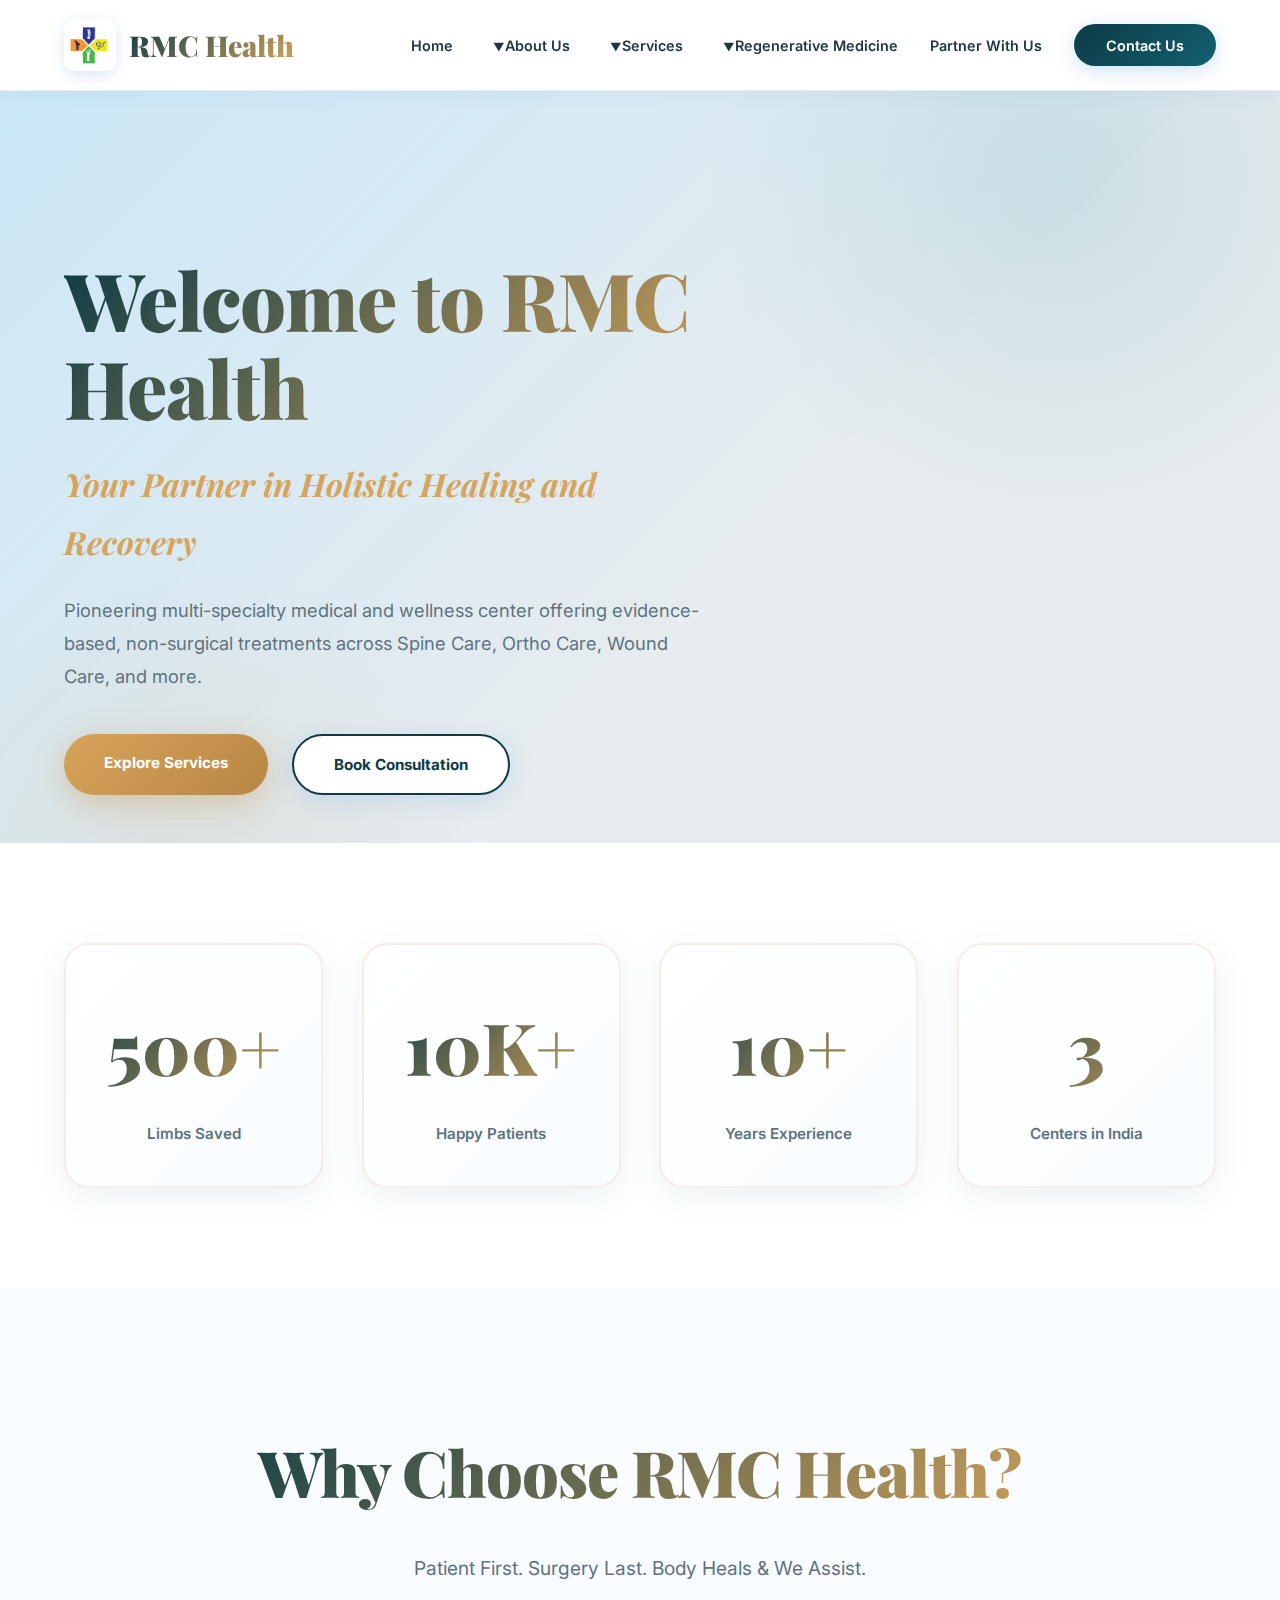
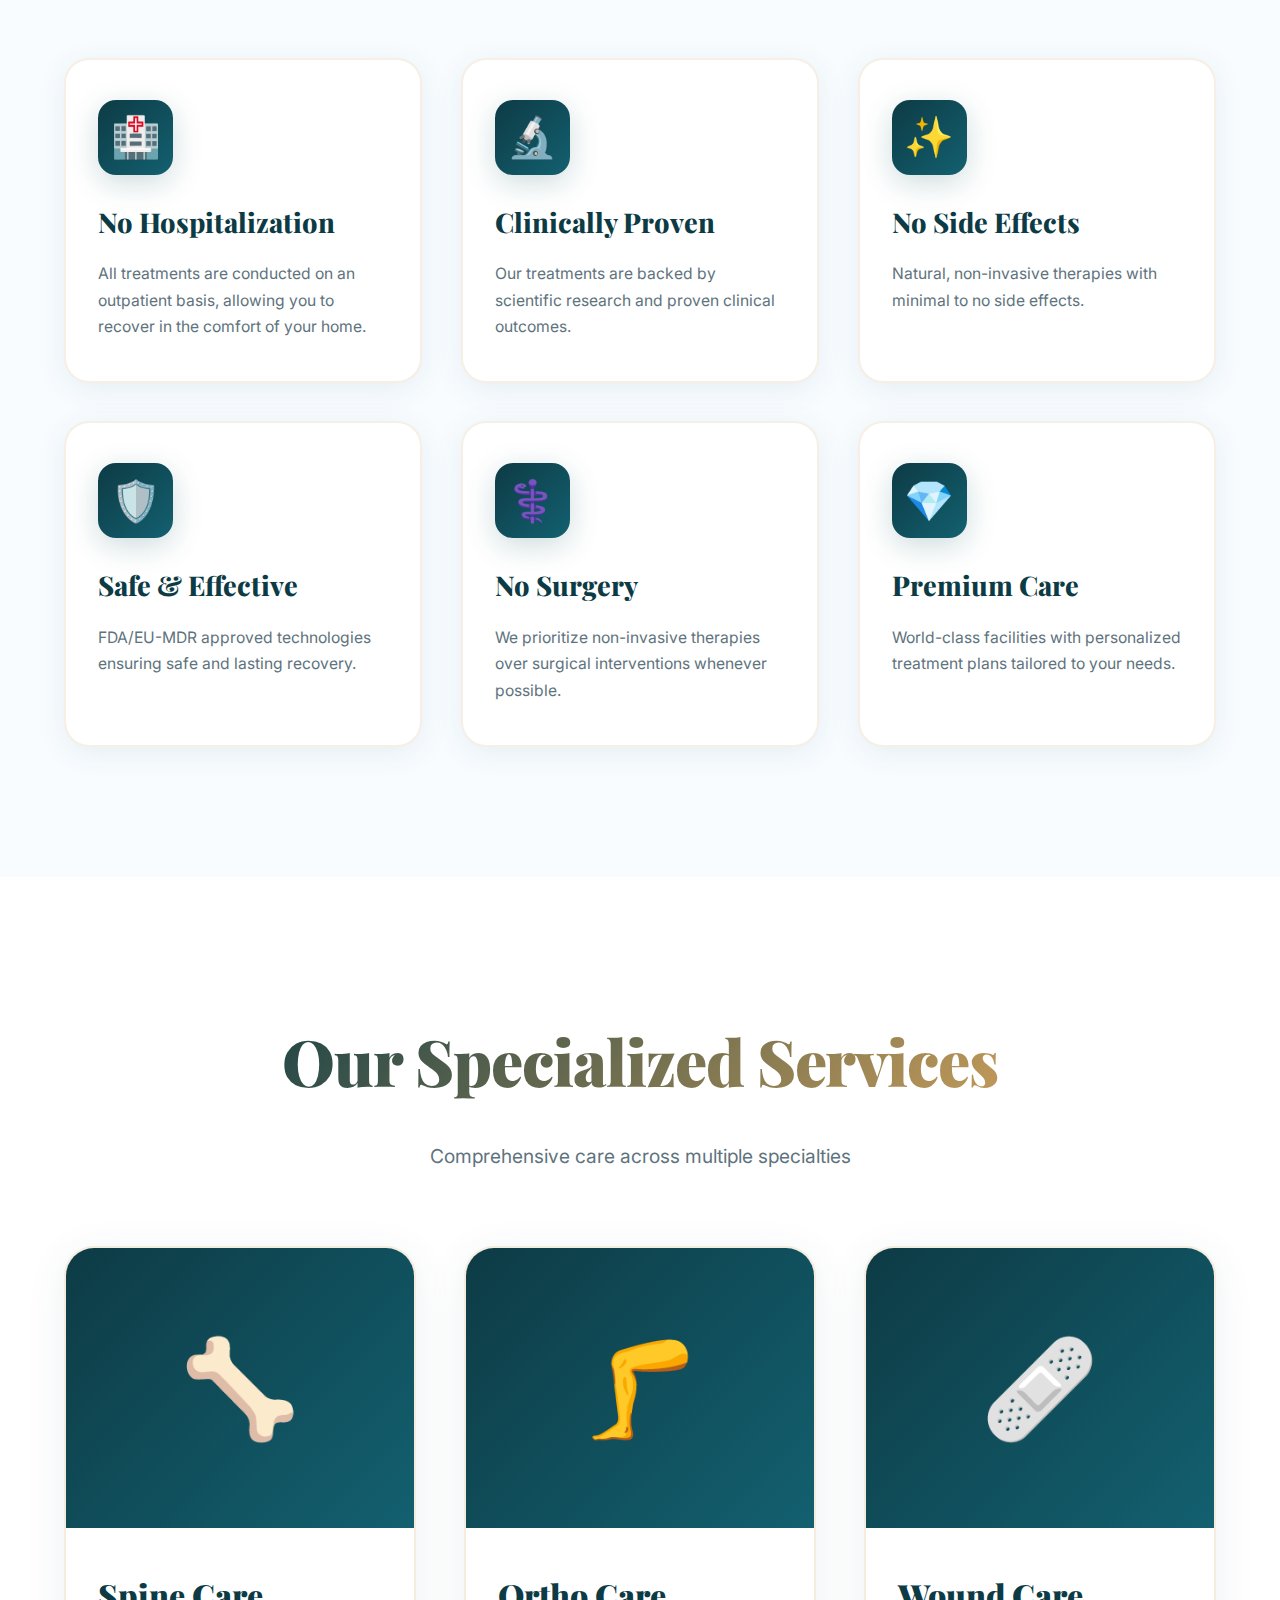
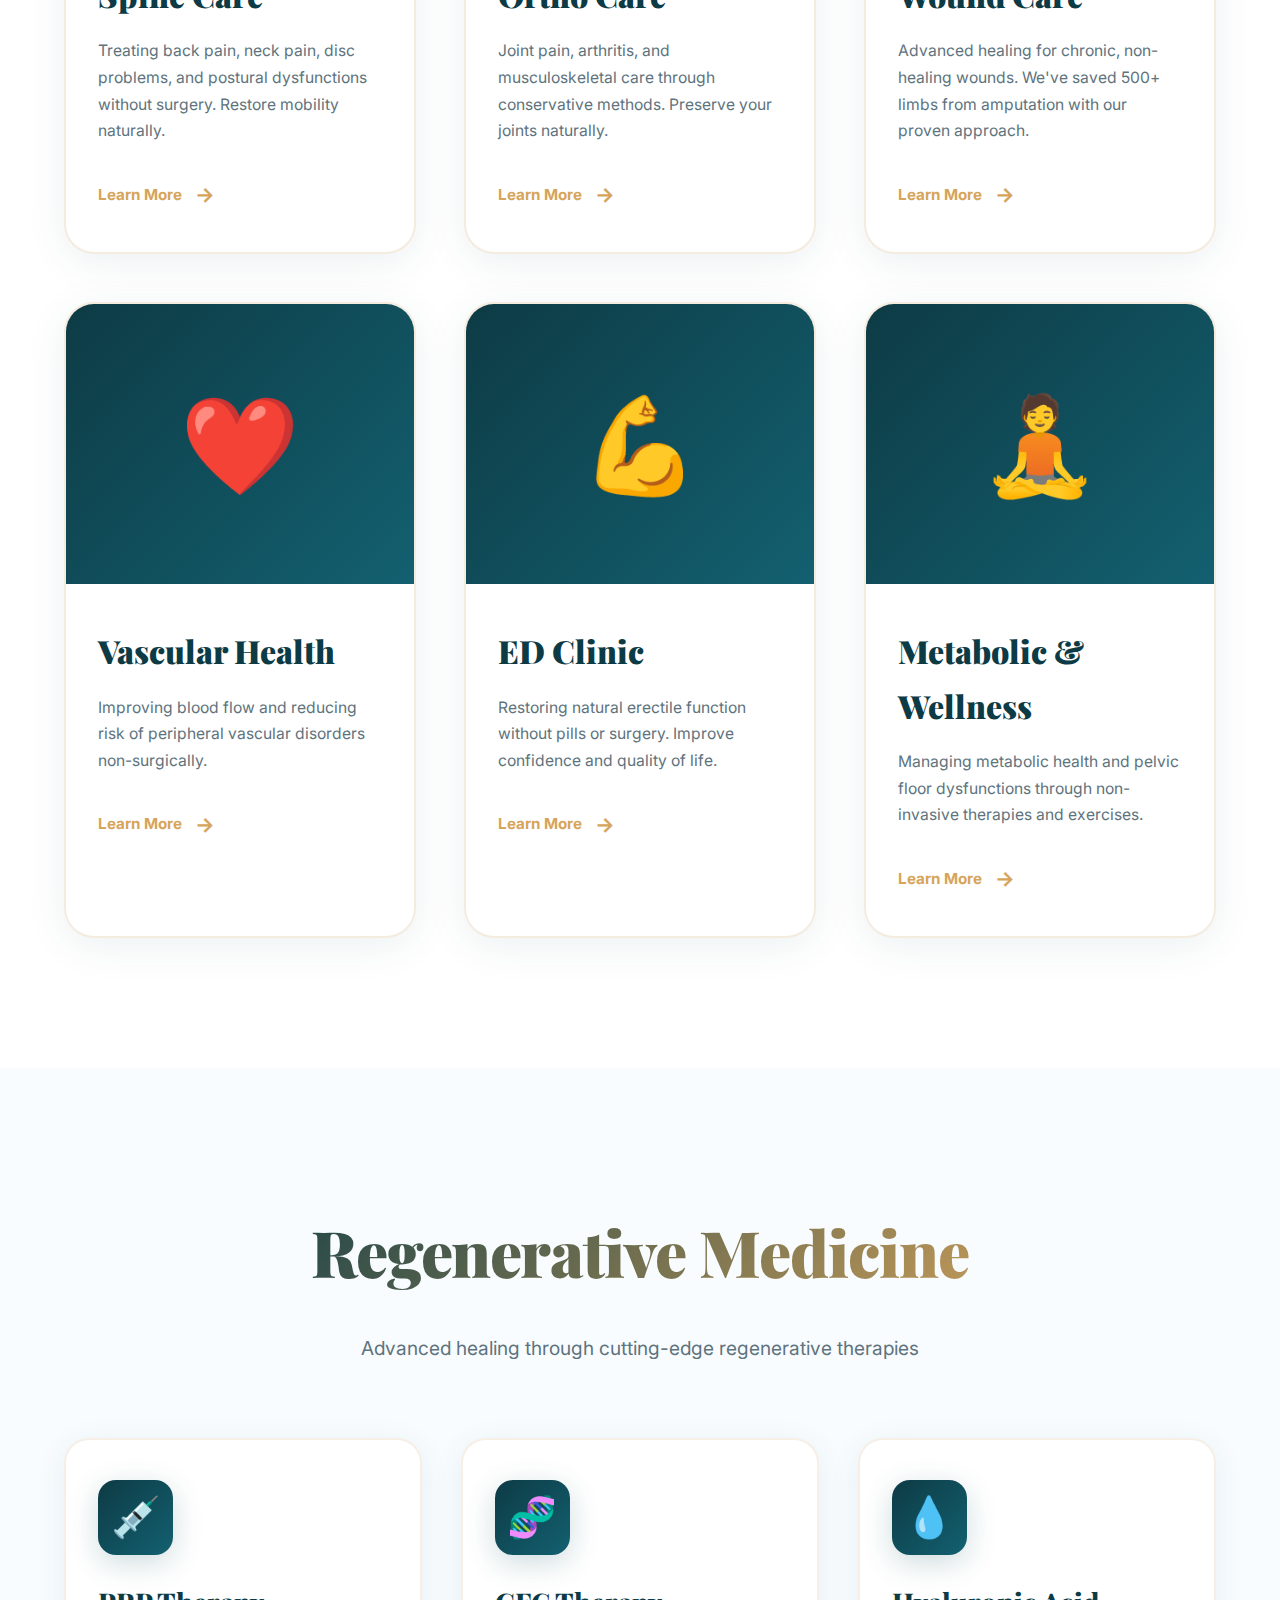
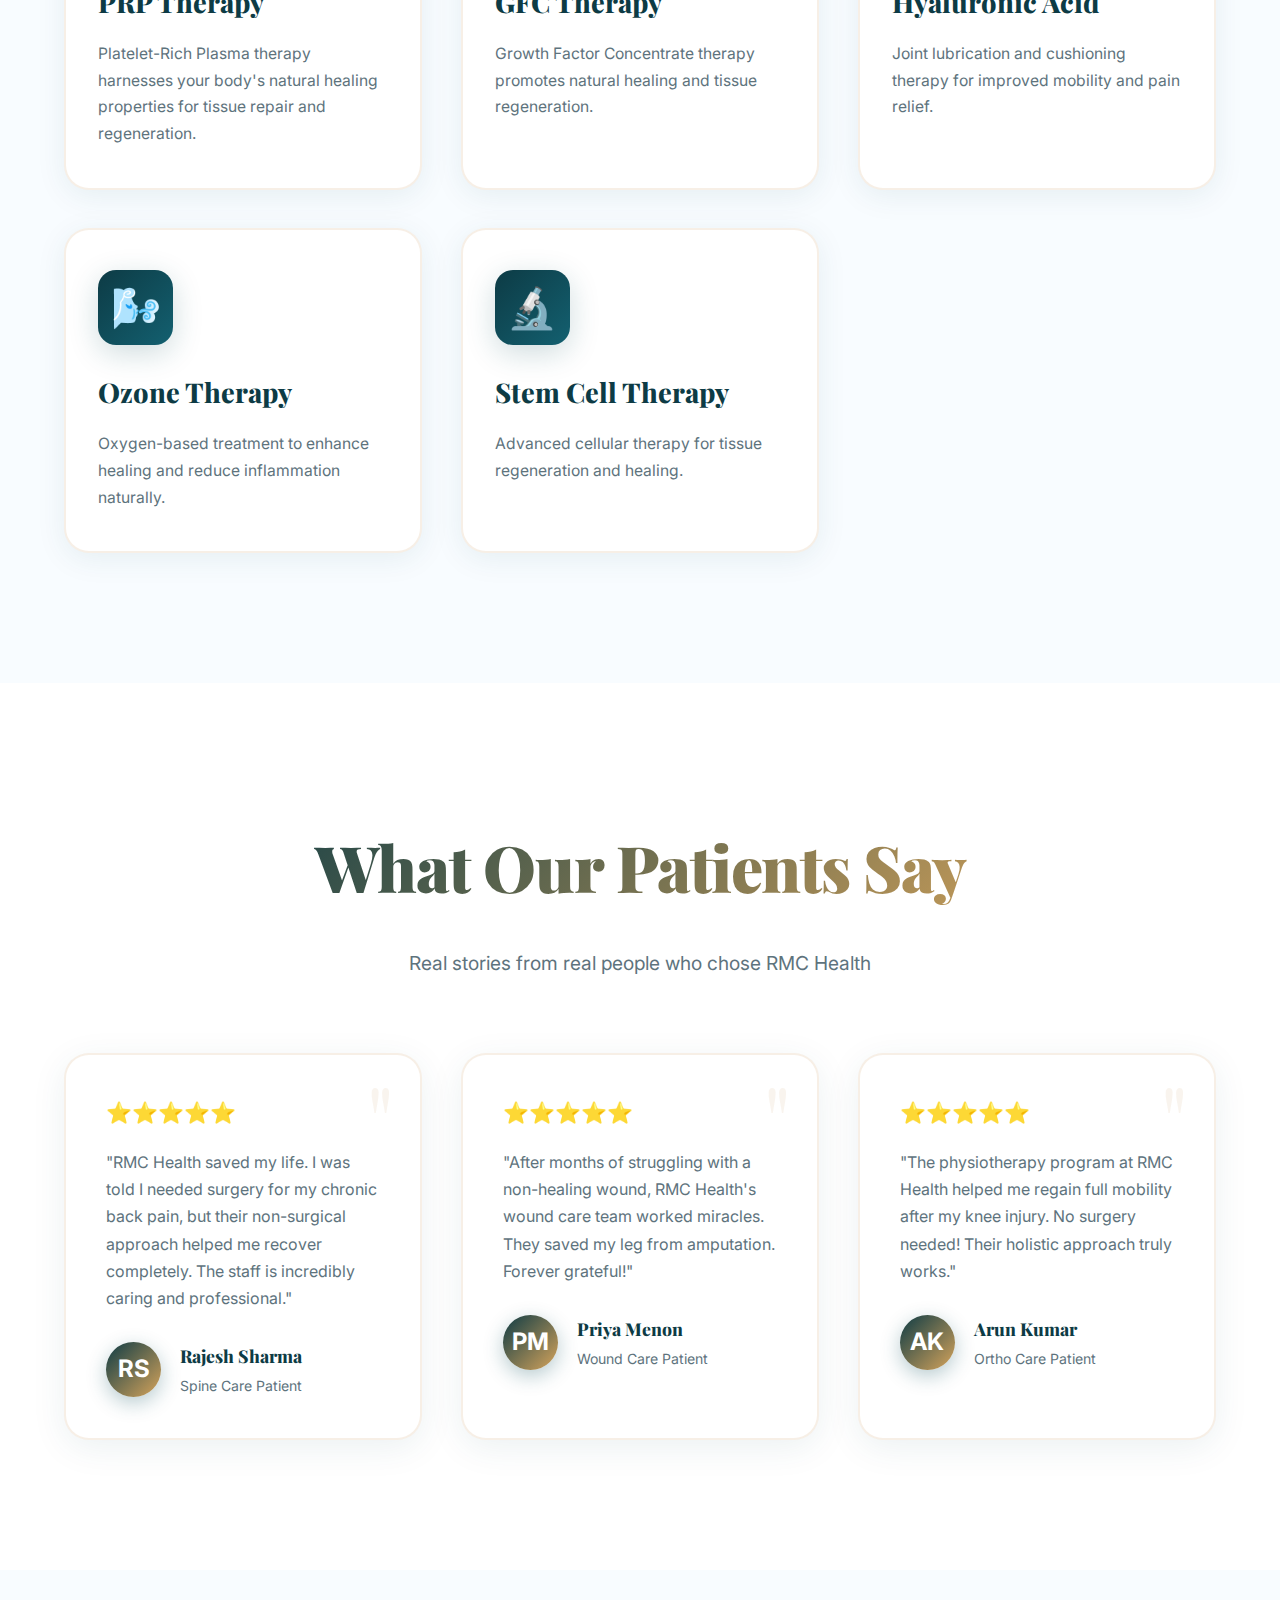
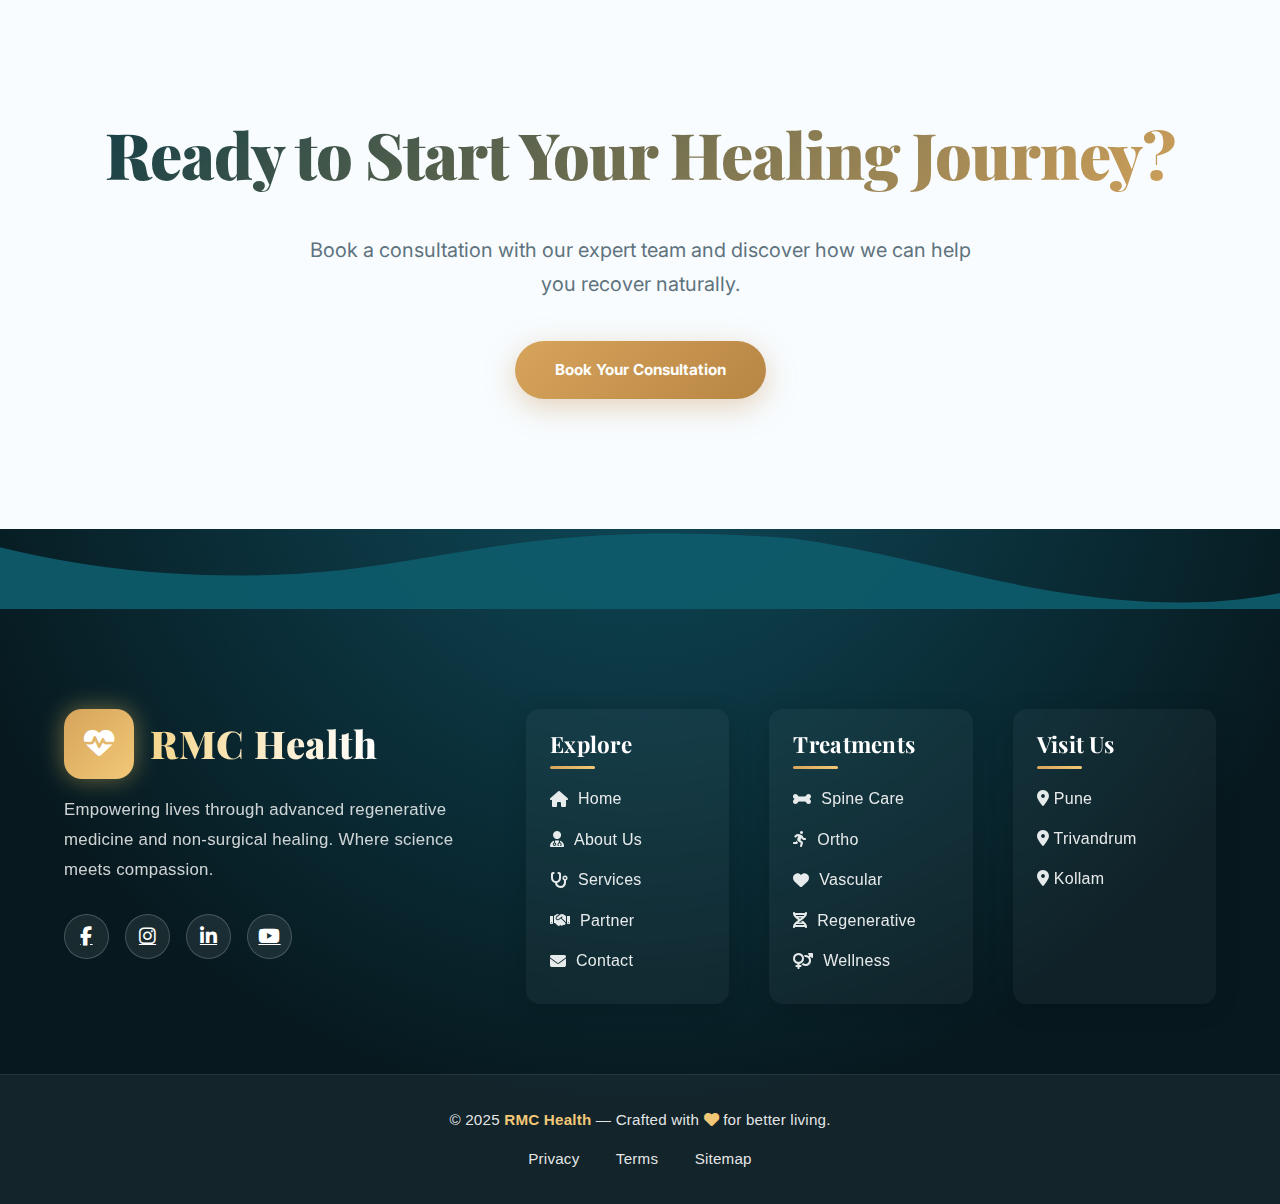
<file: index.html>
<!DOCTYPE html>
<html lang="en">
<head>
    <meta charset="UTF-8">
    <meta name="viewport" content="width=device-width, initial-scale=1.0">
    <title>RMC Health - Your Partner in Holistic Healing</title>
    <link href="https://fonts.googleapis.com/css2?family=Playfair+Display:wght@400;500;600;700;800;900&family=Inter:wght@300;400;500;600;700;800;900&display=swap" rel="stylesheet">
    <link rel="stylesheet" href="style.css">
    <!-- Font Awesome Icons -->
<link
  rel="stylesheet"
  href="https://cdnjs.cloudflare.com/ajax/libs/font-awesome/6.5.0/css/all.min.css"
/>

    <style>
   
    </style>
</head>
<body>
    <header id="header">
  <nav>
    <div class="logo">
      <!-- 🩺 Replace this with your actual logo path -->
      <img src="assets/rmc c logo  only.png" alt="RMC Health Logo" class="logo-img">
      <span>RMC Health</span>
    </div>

    <div class="menu-toggle" id="menuToggle">
      <span></span>
      <span></span>
      <span></span>
    </div>

    <ul class="nav-links" id="navLinks">
      <li><a href="#home">Home</a></li>

      <li class="dropdown">
        <a href="about.html" class="dropdown-toggle">About Us</a>
        <ul class="dropdown-menu">
          <li><a href="#overview">Overview</a></li>
          <li><a href="#vision-mission">Vision & Mission</a></li>
          <li><a href="#philosophy">Core Philosophy</a></li>
          <li><a href="#values">Core Values</a></li>
          <li><a href="#team">Meet Our Team</a></li>
        </ul>
      </li>

      <li class="dropdown">
        <a href="service.html" class="dropdown-toggle">Services</a>
        <ul class="dropdown-menu">
          <li><a href="#spine-care">Spine Care</a></li>
          <li><a href="#ortho-care">Ortho Care</a></li>
          <li><a href="#wound-care">Wound Care</a></li>
          <li><a href="#vascular-health">Vascular Health</a></li>
          <li><a href="#ed-clinic">ED Clinic</a></li>
          <li><a href="#metabolic-wellness">Metabolic & Wellness</a></li>
          <li><a href="#physiotherapy">Physiotherapy</a></li>
        </ul>
      </li>

      <li class="dropdown">
        <a href="regenerative.html" class="dropdown-toggle">Regenerative Medicine</a>
        <ul class="dropdown-menu">
          <li><a href="#prp-therapy">PRP Therapy</a></li>
          <li><a href="#gfc-therapy">GFC Therapy</a></li>
          <li><a href="#hyaluronic-acid">Hyaluronic Acid</a></li>
          <li><a href="#ozone-therapy">Ozone Therapy</a></li>
          <li><a href="#stem-cell">Stem Cell Therapy</a></li>
        </ul>
      </li>

      <li><a href="partner.html">Partner With Us</a></li>
      <li><a href="contact .html" class="contact-btn">Contact Us</a></li>
    </ul>
  </nav>
</header>

<section class="hero" id="home">
  <div class="hero-overlay"></div>
  <div class="hero-content">
    <div class="hero-text">
      <h1>Welcome to <span>RMC Health</span></h1>
      <p class="tagline">Your Partner in Holistic Healing and Recovery</p>
      <p class="description">
        Pioneering multi-specialty medical and wellness center offering 
        evidence-based, non-surgical treatments across Spine Care, Ortho Care, 
        Wound Care, and more.
      </p>
      <div class="hero-buttons">
        <a href="#services" class="btn-primary">Explore Services</a>
        <a href="#contact" class="btn-secondary">Book Consultation</a>
      </div>
    </div>
  </div>
</section>



    <section class="stats">
        <div class="stats-grid">
            <div class="stat-item">
                <div class="stat-number">500+</div>
                <div class="stat-label">Limbs Saved</div>
            </div>
            <div class="stat-item">
                <div class="stat-number">10K+</div>
                <div class="stat-label">Happy Patients</div>
            </div>
            <div class="stat-item">
                <div class="stat-number">10+</div>
                <div class="stat-label">Years Experience</div>
            </div>
            <div class="stat-item">
                <div class="stat-number">3</div>
                <div class="stat-label">Centers in India</div>
            </div>
        </div>
    </section>

    <section class="section section-alt">
        <div class="section-header">
            <h2>Why Choose RMC Health?</h2>
            <p>Patient First. Surgery Last. Body Heals & We Assist.</p>
        </div>
        <div class="grid-3">
            <div class="card">
                <div class="card-icon">🏥</div>
                <h3>No Hospitalization</h3>
                <p>All treatments are conducted on an outpatient basis, allowing you to recover in the comfort of your home.</p>
            </div>
            <div class="card">
                <div class="card-icon">🔬</div>
                <h3>Clinically Proven</h3>
                <p>Our treatments are backed by scientific research and proven clinical outcomes.</p>
            </div>
            <div class="card">
                <div class="card-icon">✨</div>
                <h3>No Side Effects</h3>
                <p>Natural, non-invasive therapies with minimal to no side effects.</p>
            </div>
            <div class="card">
                <div class="card-icon">🛡️</div>
                <h3>Safe & Effective</h3>
                <p>FDA/EU-MDR approved technologies ensuring safe and lasting recovery.</p>
            </div>
            <div class="card">
                <div class="card-icon">⚕️</div>
                <h3>No Surgery</h3>
                <p>We prioritize non-invasive therapies over surgical interventions whenever possible.</p>
            </div>
            <div class="card">
                <div class="card-icon">💎</div>
                <h3>Premium Care</h3>
                <p>World-class facilities with personalized treatment plans tailored to your needs.</p>
            </div>
        </div>
    </section>

    <section class="section" id="services">
        <div class="section-header">
            <h2>Our Specialized Services</h2>
            <p>Comprehensive care across multiple specialties</p>
        </div>
        <div class="grid-2">
            <div class="service-card">
                <div class="service-image">🦴</div>
                <div class="service-content">
                    <h3>Spine Care</h3>
                    <p>Treating back pain, neck pain, disc problems, and postural dysfunctions without surgery. Restore mobility naturally.</p>
                    <a href="#spine-care" class="learn-more">Learn More</a>
                </div>
            </div>
            <div class="service-card">
                <div class="service-image">🦵</div>
                <div class="service-content">
                    <h3>Ortho Care</h3>
                    <p>Joint pain, arthritis, and musculoskeletal care through conservative methods. Preserve your joints naturally.</p>
                    <a href="#ortho-care" class="learn-more">Learn More</a>
                </div>
            </div>
            <div class="service-card">
                <div class="service-image">🩹</div>
                <div class="service-content">
                    <h3>Wound Care</h3>
                    <p>Advanced healing for chronic, non-healing wounds. We've saved 500+ limbs from amputation with our proven approach.</p>
                    <a href="#wound-care" class="learn-more">Learn More</a>
                </div>
            </div>
            <div class="service-card">
                <div class="service-image">❤️</div>
                <div class="service-content">
                    <h3>Vascular Health</h3>
                    <p>Improving blood flow and reducing risk of peripheral vascular disorders non-surgically.</p>
                    <a href="#vascular-health" class="learn-more">Learn More</a>
                </div>
            </div>
            <div class="service-card">
                <div class="service-image">💪</div>
                <div class="service-content">
                    <h3>ED Clinic</h3>
                    <p>Restoring natural erectile function without pills or surgery. Improve confidence and quality of life.</p>
                    <a href="#ed-clinic" class="learn-more">Learn More</a>
                </div>
            </div>
            <div class="service-card">
                <div class="service-image">🧘</div>
                <div class="service-content">
                    <h3>Metabolic & Wellness</h3>
                    <p>Managing metabolic health and pelvic floor dysfunctions through non-invasive therapies and exercises.</p>
                    <a href="#metabolic-wellness" class="learn-more">Learn More</a>
                </div>
            </div>
        </div>
    </section>

    <section class="section section-alt" id="regenerative">
        <div class="section-header">
            <h2>Regenerative Medicine</h2>
            <p>Advanced healing through cutting-edge regenerative therapies</p>
        </div>
        <div class="grid-3">
            <div class="card">
                <div class="card-icon">💉</div>
                <h3>PRP Therapy</h3>
                <p>Platelet-Rich Plasma therapy harnesses your body's natural healing properties for tissue repair and regeneration.</p>
            </div>
            <div class="card">
                <div class="card-icon">🧬</div>
                <h3>GFC Therapy</h3>
                <p>Growth Factor Concentrate therapy promotes natural healing and tissue regeneration.</p>
            </div>
            <div class="card">
                <div class="card-icon">💧</div>
                <h3>Hyaluronic Acid</h3>
                <p>Joint lubrication and cushioning therapy for improved mobility and pain relief.</p>
            </div>
            <div class="card">
                <div class="card-icon">🌬️</div>
                <h3>Ozone Therapy</h3>
                <p>Oxygen-based treatment to enhance healing and reduce inflammation naturally.</p>
            </div>
            <div class="card">
                <div class="card-icon">🔬</div>
                <h3>Stem Cell Therapy</h3>
                <p>Advanced cellular therapy for tissue regeneration and healing.</p>
            </div>
        </div>
    </section>

    <section class="section">
        <div class="section-header">
            <h2>What Our Patients Say</h2>
            <p>Real stories from real people who chose RMC Health</p>
        </div>
        <div class="grid-3">
            <div class="testimonial-card">
                <div class="testimonial-rating">⭐⭐⭐⭐⭐</div>
                <p class="testimonial-text">"RMC Health saved my life. I was told I needed surgery for my chronic back pain, but their non-surgical approach helped me recover completely. The staff is incredibly caring and professional."</p>
                <div class="testimonial-author">
                    <div class="author-avatar">RS</div>
                    <div class="author-info">
                        <h4>Rajesh Sharma</h4>
                        <p>Spine Care Patient</p>
                    </div>
                </div>
            </div>
            <div class="testimonial-card">
                <div class="testimonial-rating">⭐⭐⭐⭐⭐</div>
                <p class="testimonial-text">"After months of struggling with a non-healing wound, RMC Health's wound care team worked miracles. They saved my leg from amputation. Forever grateful!"</p>
                <div class="testimonial-author">
                    <div class="author-avatar">PM</div>
                    <div class="author-info">
                        <h4>Priya Menon</h4>
                        <p>Wound Care Patient</p>
                    </div>
                </div>
            </div>
            <div class="testimonial-card">
                <div class="testimonial-rating">⭐⭐⭐⭐⭐</div>
                <p class="testimonial-text">"The physiotherapy program at RMC Health helped me regain full mobility after my knee injury. No surgery needed! Their holistic approach truly works."</p>
                <div class="testimonial-author">
                    <div class="author-avatar">AK</div>
                    <div class="author-info">
                        <h4>Arun Kumar</h4>
                        <p>Ortho Care Patient</p>
                    </div>
                </div>
            </div>
        </div>
    </section>

    <section class="cta-section" id="contact">
        <h2>Ready to Start Your Healing Journey?</h2>
        <p>Book a consultation with our expert team and discover how we can help you recover naturally.</p>
        <a href="#" class="btn-primary">Book Your Consultation</a>
    </section>
<!-- 🌊 Premium RMC Health Footer -->
<footer class="footer">
  <div class="footer-wave">
    <svg xmlns="http://www.w3.org/2000/svg" viewBox="0 0 1200 120" preserveAspectRatio="none">
      <path
        d="M985.66,92.83c-79-20.83-161.88-61.83-241.82-78.64C661.58,3.88,575.78,2.87,493.39,19.59
         c-57.8,11.73-114,31.07-172,41.86A600.21,600.21,0,0,1,0,27.35V120H1200V95.83
         C1132.19,118.92,1055.71,111.31,985.66,92.83Z"
        class="shape-fill"
      ></path>
    </svg>
  </div>

  <div class="footer-inner">
    <div class="footer-brand">
      <div class="footer-logo">
        <div class="footer-logo-symbol"><i class="fa-solid fa-heart-pulse"></i></div>
        <span>RMC Health</span>
      </div>
      <p>
        Empowering lives through advanced regenerative medicine and non-surgical healing.
        Where science meets compassion.
      </p>
      <div class="social-icons">
        <a href="#" class="social-icon"><i class="fab fa-facebook-f"></i></a>
        <a href="#" class="social-icon"><i class="fab fa-instagram"></i></a>
        <a href="#" class="social-icon"><i class="fab fa-linkedin-in"></i></a>
        <a href="#" class="social-icon"><i class="fab fa-youtube"></i></a>
      </div>
    </div>

    <div class="footer-links">
      <div class="footer-section">
        <h3>Explore</h3>
        <ul>
          <li><a href="#home"><i class="fa-solid fa-house"></i> Home</a></li>
          <li><a href="#about"><i class="fa-solid fa-user-doctor"></i> About Us</a></li>
          <li><a href="#services"><i class="fa-solid fa-stethoscope"></i> Services</a></li>
          <li><a href="#partner"><i class="fa-solid fa-handshake"></i> Partner</a></li>
          <li><a href="#contact"><i class="fa-solid fa-envelope"></i> Contact</a></li>
        </ul>
      </div>

      <div class="footer-section">
        <h3>Treatments</h3>
        <ul>
          <li><a href="#"><i class="fa-solid fa-bone"></i> Spine Care</a></li>
          <li><a href="#"><i class="fa-solid fa-person-running"></i> Ortho</a></li>
          <li><a href="#"><i class="fa-solid fa-heart"></i> Vascular</a></li>
          <li><a href="#"><i class="fa-solid fa-dna"></i> Regenerative</a></li>
          <li><a href="#"><i class="fa-solid fa-venus-mars"></i> Wellness</a></li>
        </ul>
      </div>

      <div class="footer-section">
        <h3>Visit Us</h3>
        <ul>
          <li><i class="fa-solid fa-location-dot"></i> Pune</li>
          <li><i class="fa-solid fa-location-dot"></i> Trivandrum</li>
          <li><i class="fa-solid fa-location-dot"></i> Kollam</li>
        </ul>
      </div>
    </div>
  </div>

  <div class="footer-bottom">
    <p>
      &copy; 2025 <strong>RMC Health</strong> — Crafted with
      <i class="fa-solid fa-heart"></i> for better living.
    </p>
    <div class="footer-policy">
      <a href="#">Privacy</a>
      <a href="#">Terms</a>
      <a href="#">Sitemap</a>
    </div>
  </div>
</footer>

<!-- Scroll to Top -->
<div class="scroll-top" id="scrollTop"><i class="fa-solid fa-angle-up"></i></div>

<script src="footer.js"></script>



    <div class="scroll-top" id="scrollTop">↑</div>
    <script src="script.js"></script>

    <script>
  
    </script>
</body>
</html>
</file>
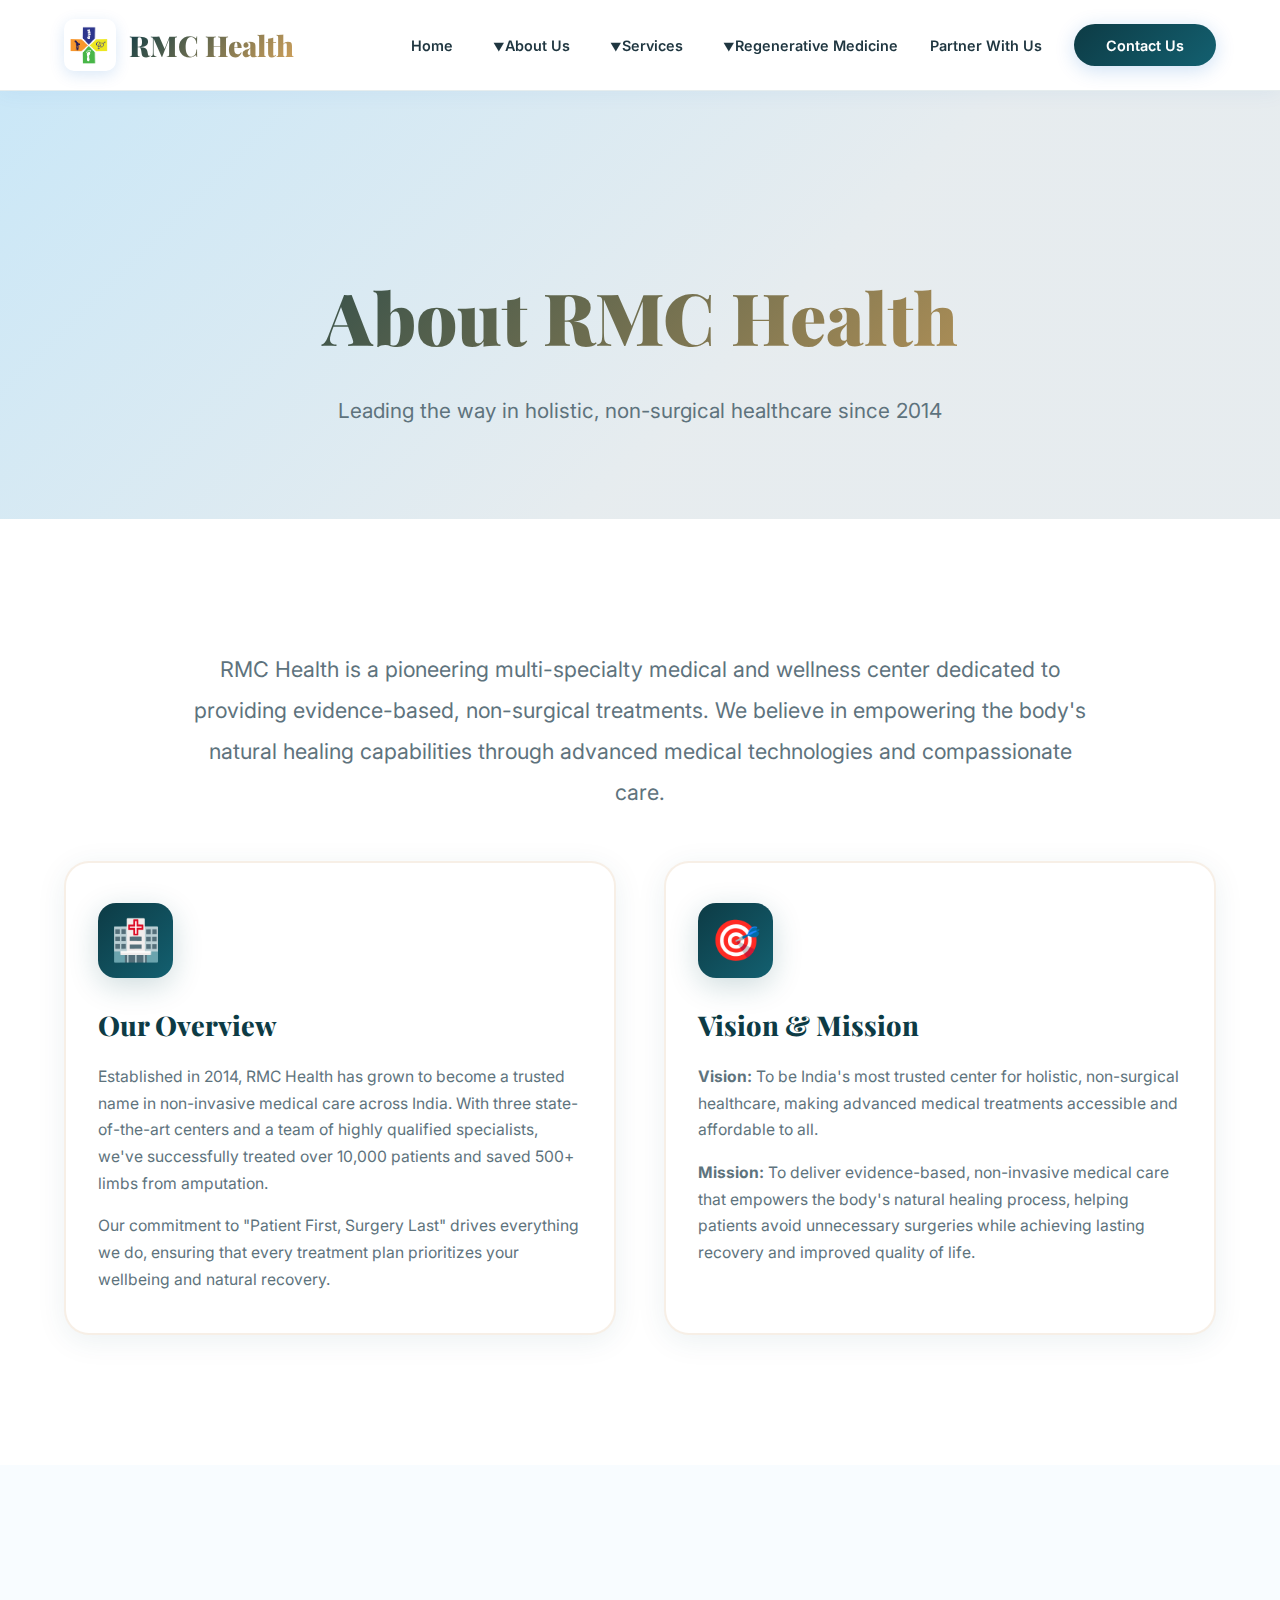
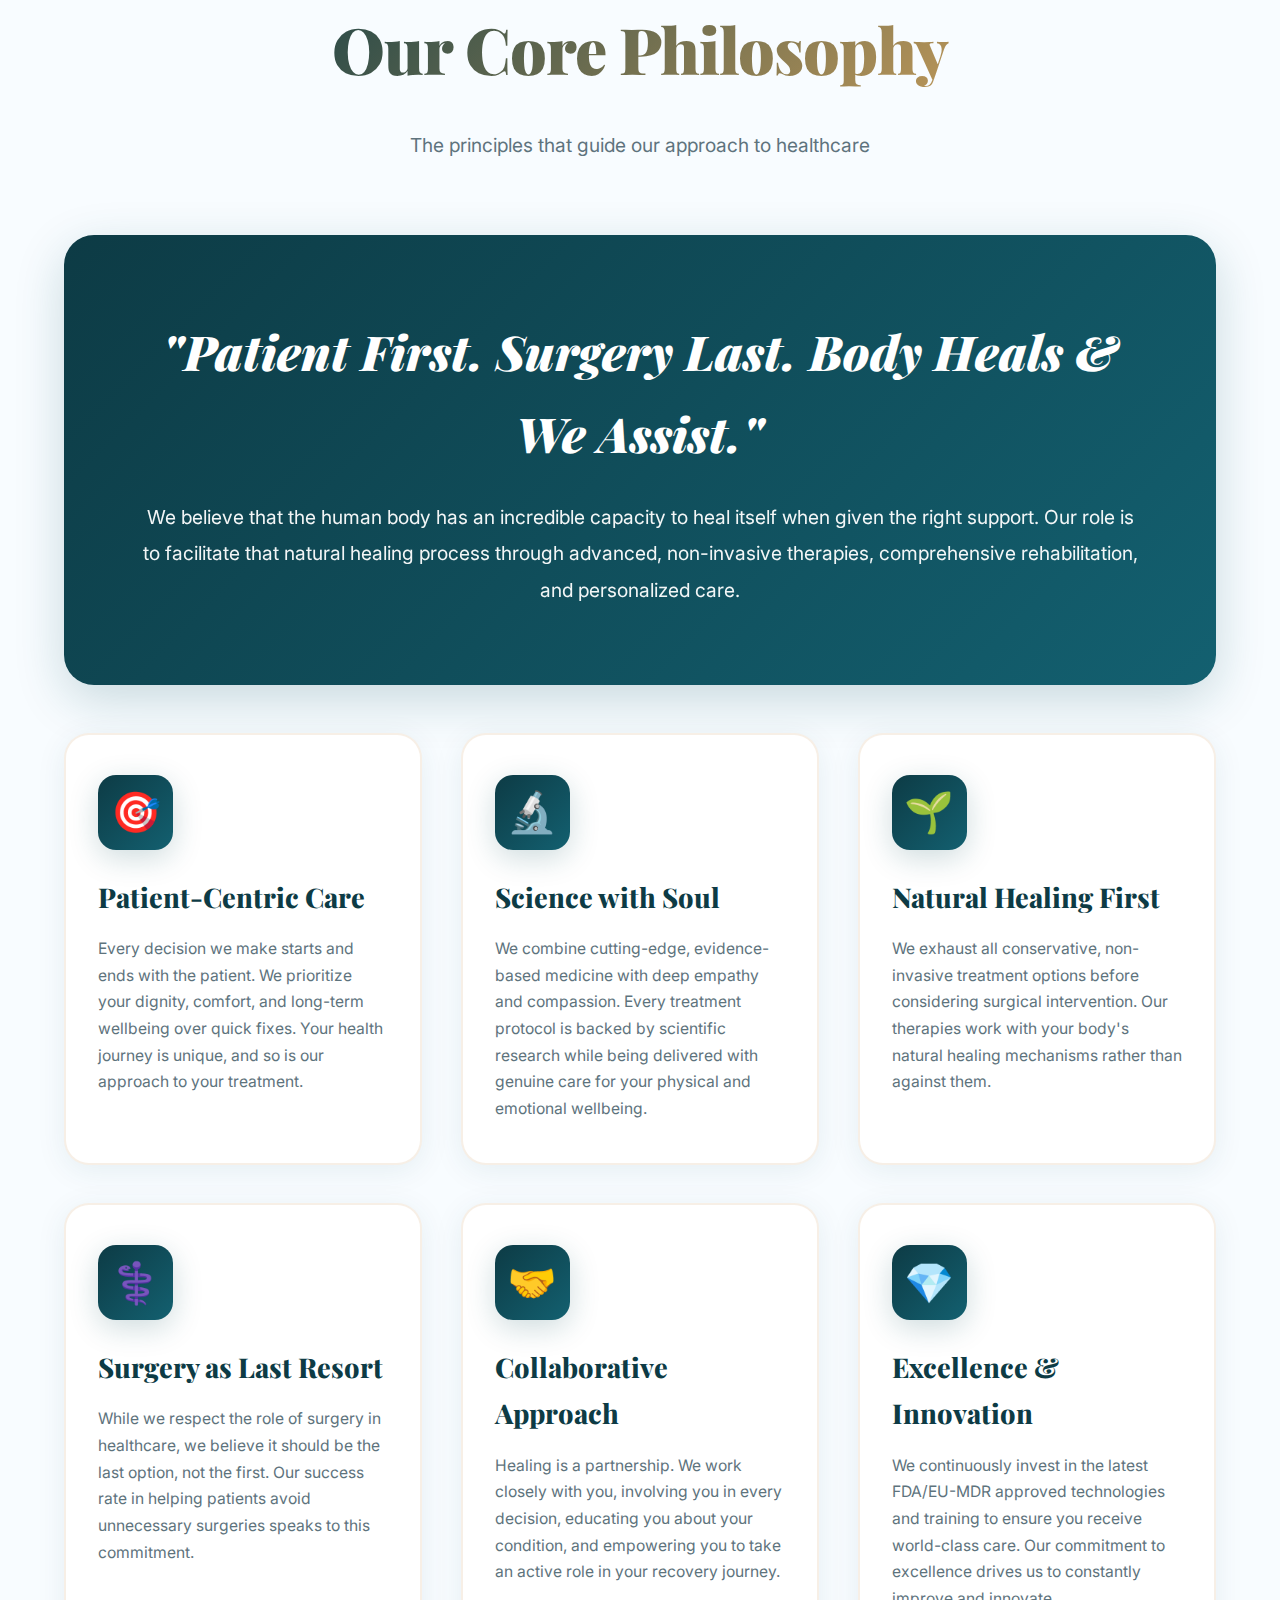
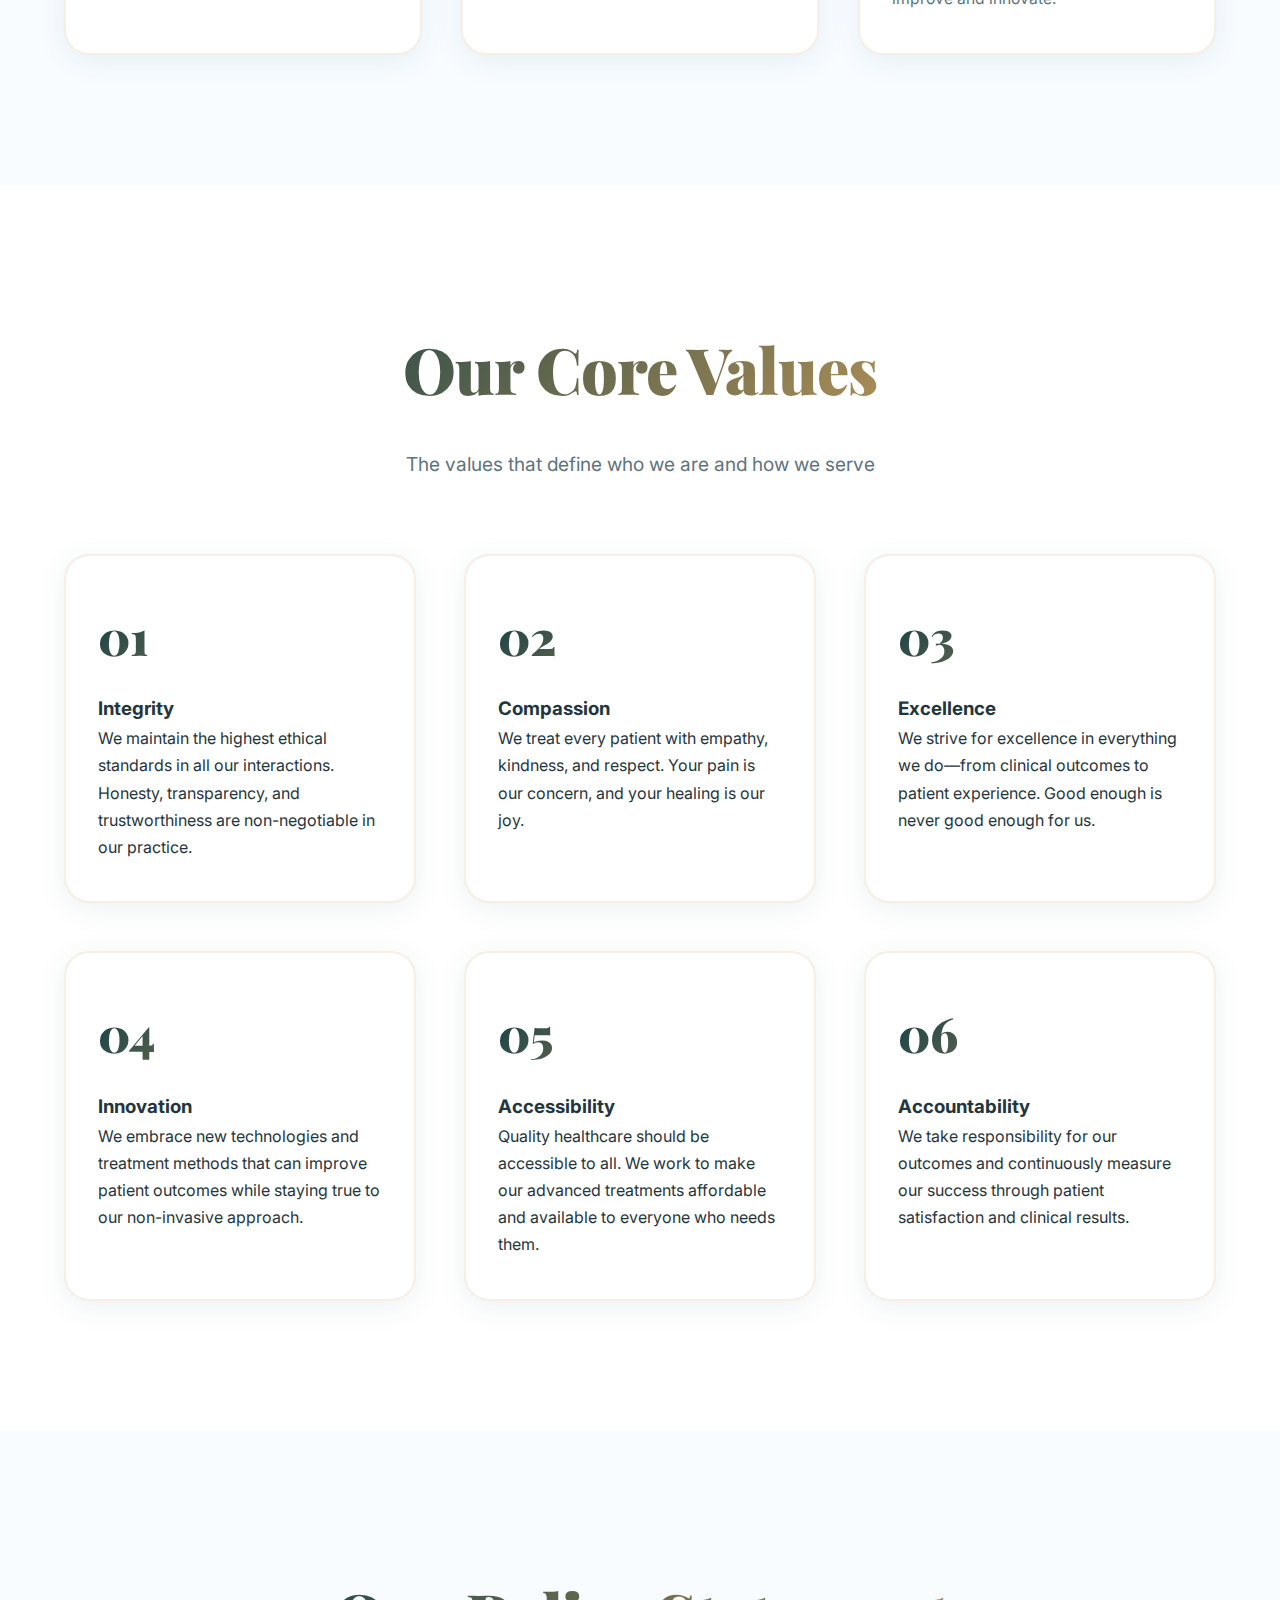
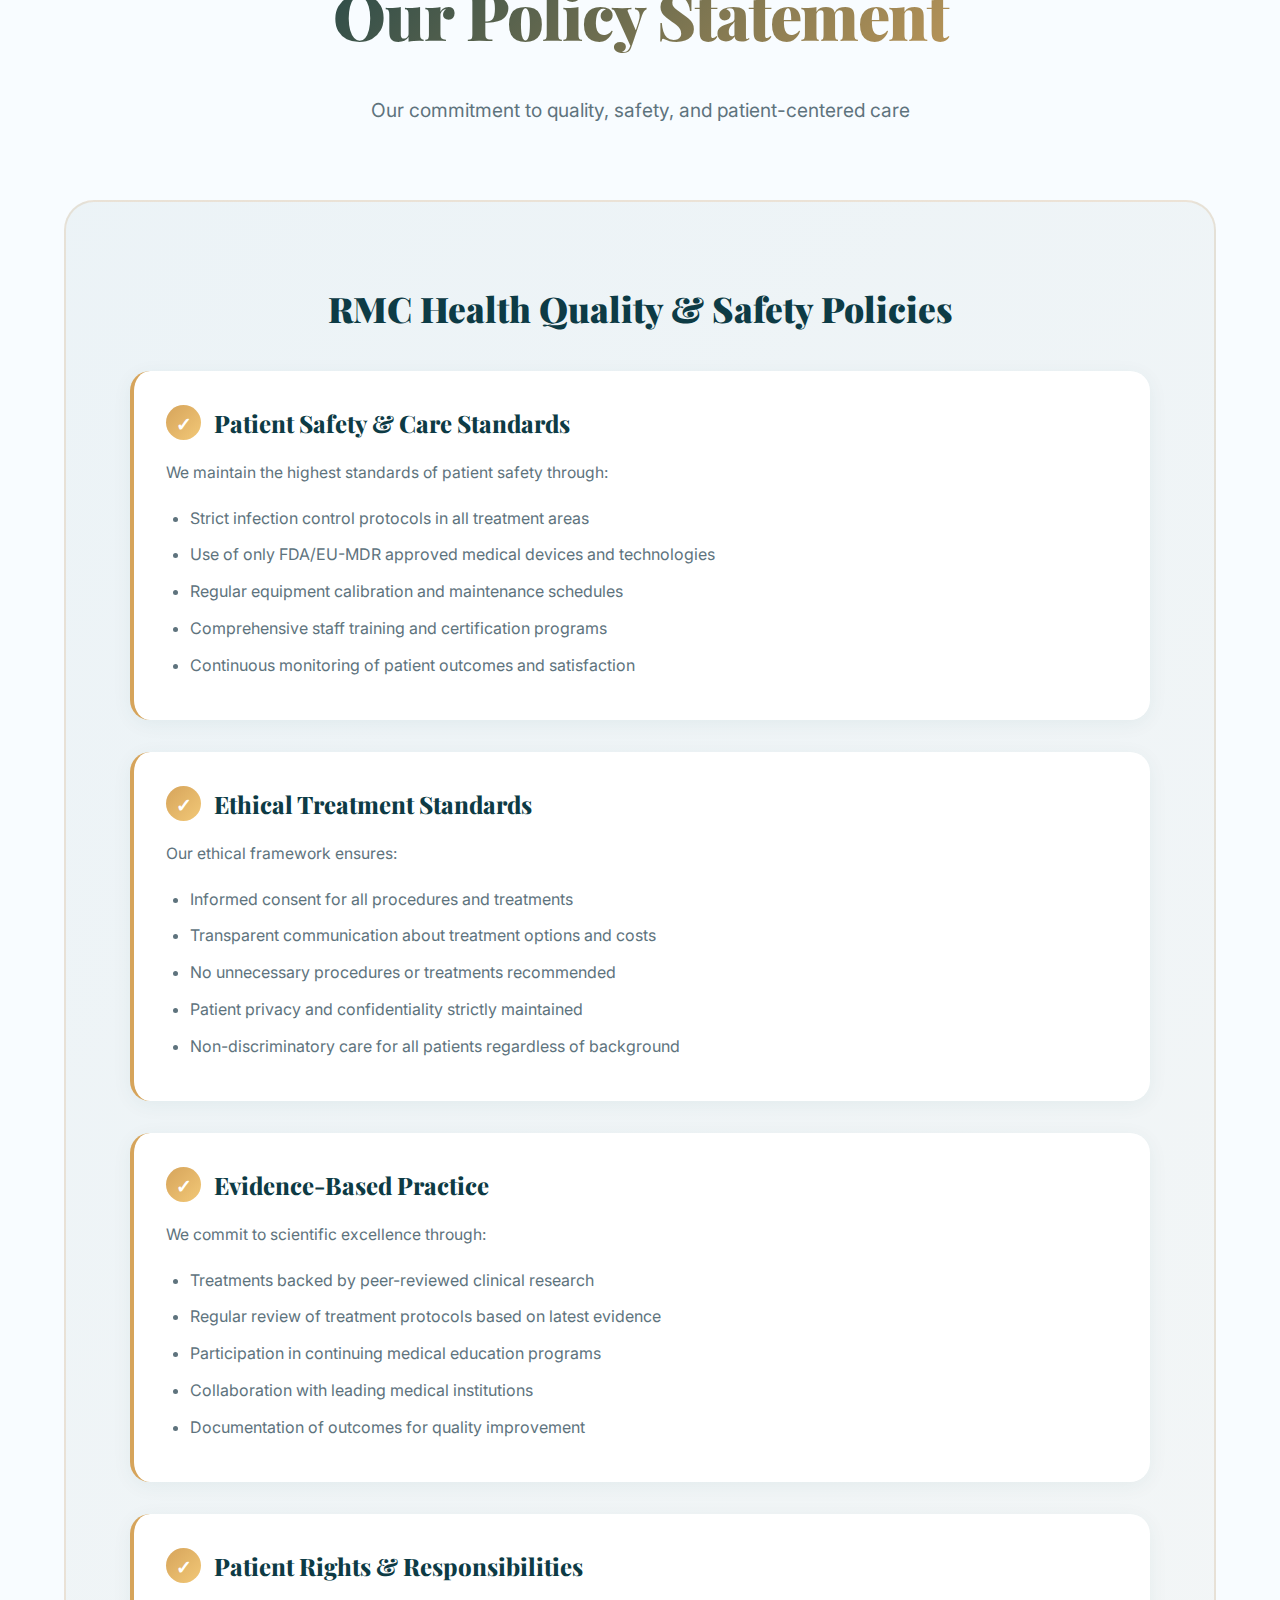
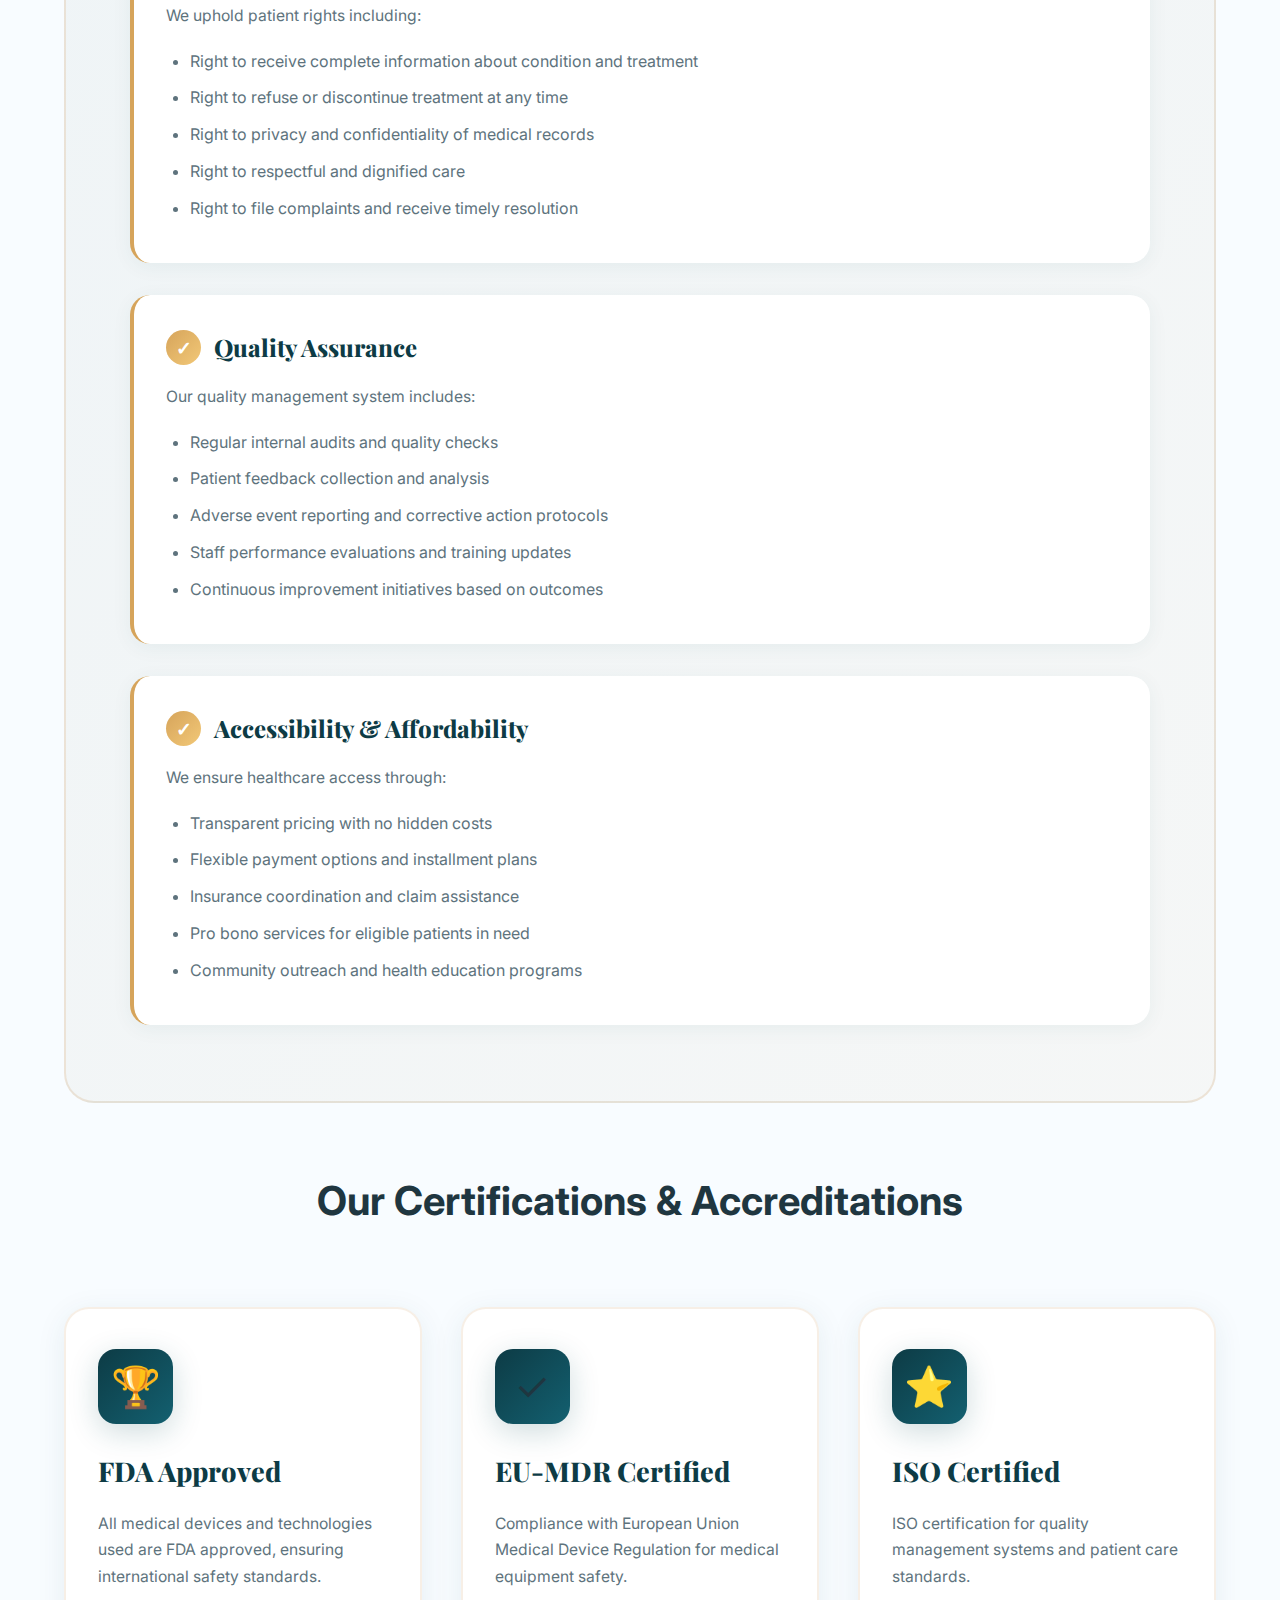
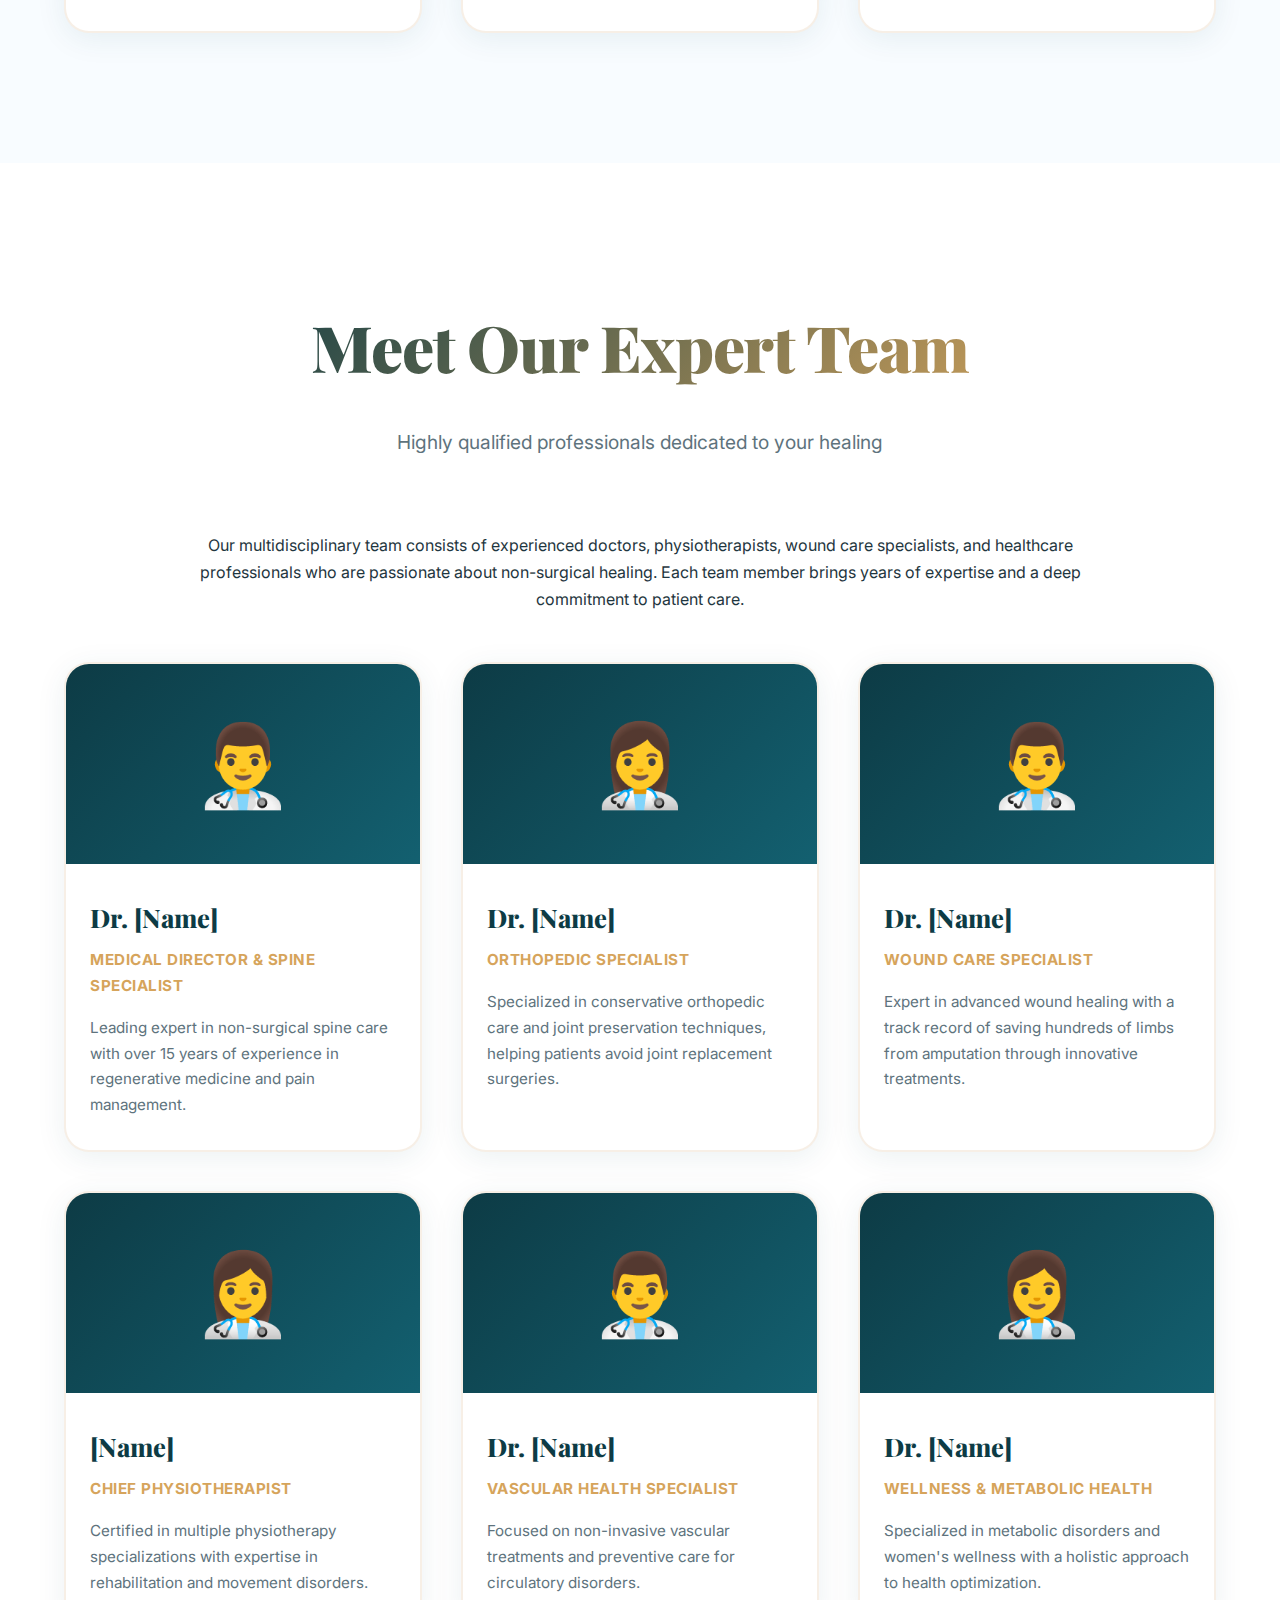
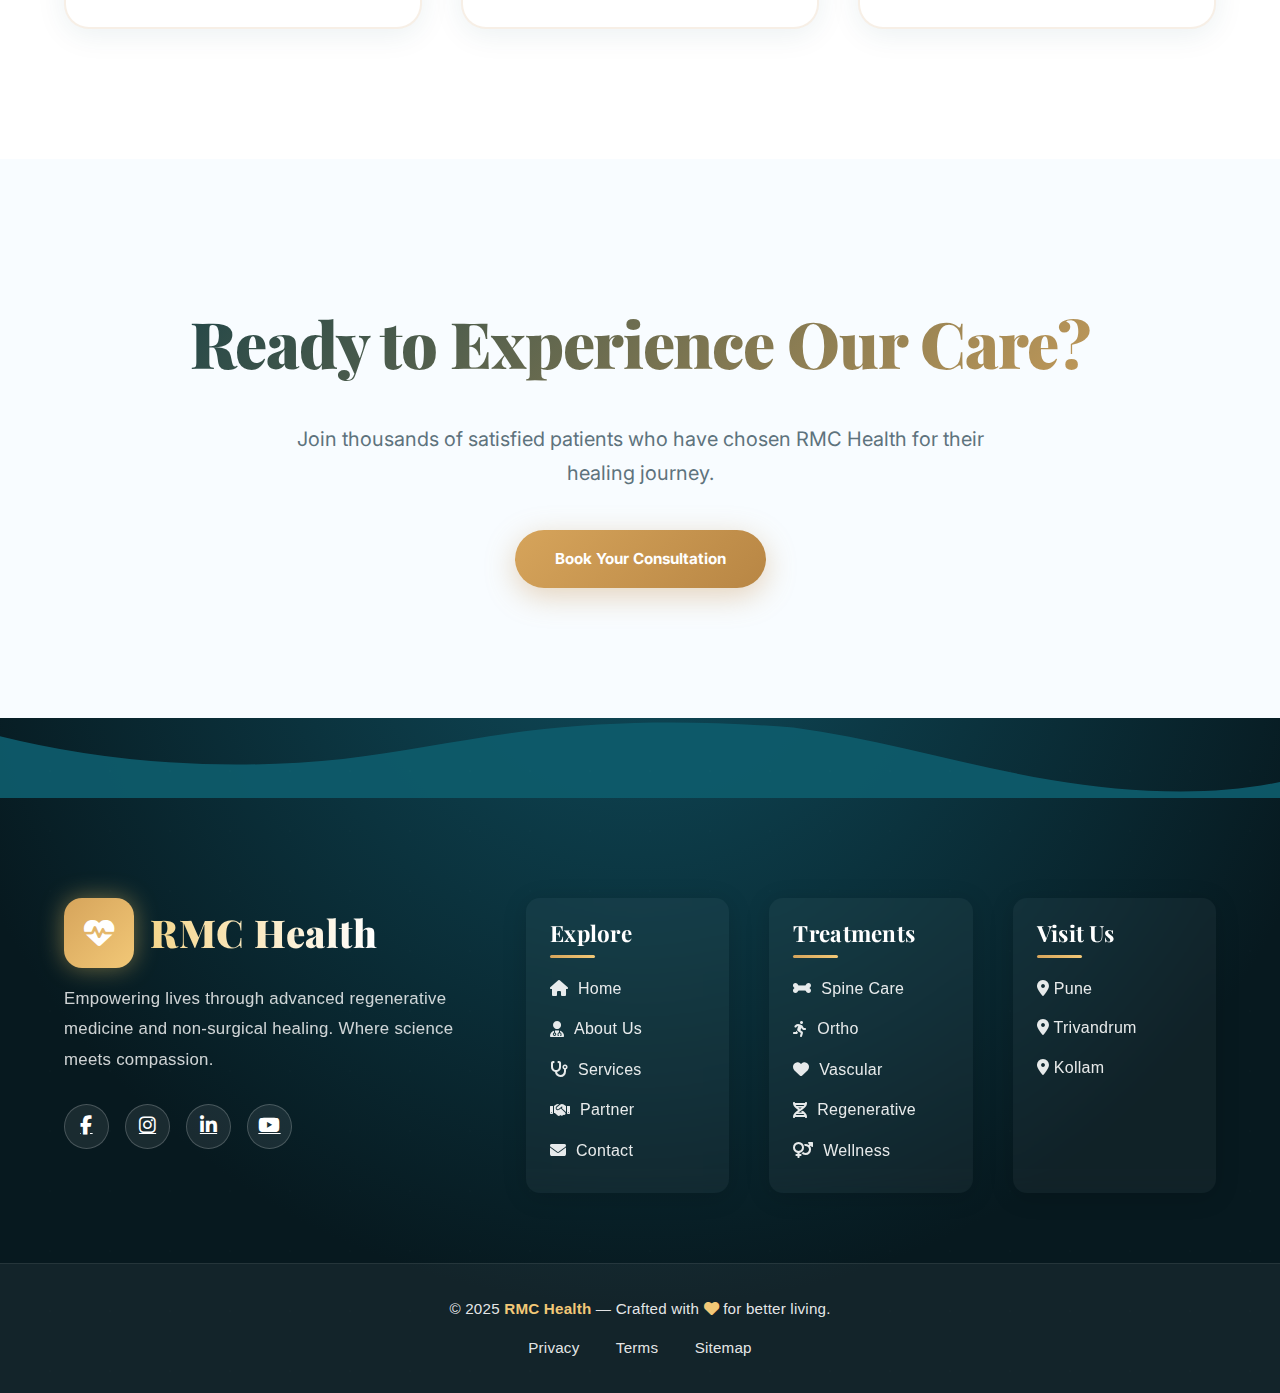
<file: about.html>
<!DOCTYPE html>
<html lang="en">
<head>
    <meta charset="UTF-8">
    <meta name="viewport" content="width=device-width, initial-scale=1.0">
    <title>About Us - RMC Health</title>
    <link href="https://fonts.googleapis.com/css2?family=Playfair+Display:wght@400;500;600;700;800;900&family=Inter:wght@300;400;500;600;700;800;900&display=swap" rel="stylesheet">
    <link rel="stylesheet" href="style.css">
    <link
  rel="stylesheet"
  href="https://cdnjs.cloudflare.com/ajax/libs/font-awesome/6.5.0/css/all.min.css"
/>
    <style>
        /* Additional styles for About page */
        .page-header {
            background: linear-gradient(135deg, rgba(199, 230, 247, 0.95) 0%, rgba(228, 234, 237, 0.9) 60%),
                        url('https://images.unsplash.com/photo-1631217868264-e5b90bb7e133?q=80&w=2091&auto=format&fit=crop') center/cover;
            padding: clamp(140px, 20vh, 180px) clamp(1.5rem, 5vw, 6rem) clamp(60px, 10vh, 100px);
            margin-top: 75px;
            text-align: center;
        }

        .page-header h1 {
            font-family: 'Playfair Display', serif;
            font-size: clamp(2.5rem, 7vw, 4.5rem);
            font-weight: 900;
            background: linear-gradient(135deg, var(--primary), var(--accent));
            -webkit-background-clip: text;
            -webkit-text-fill-color: transparent;
            margin-bottom: 1rem;
        }

        .page-header p {
            font-size: clamp(1rem, 2vw, 1.3rem);
            color: var(--text-gray);
            max-width: 700px;
            margin: 0 auto;
        }

        .about-intro {
            text-align: center;
            max-width: 900px;
            margin: 0 auto 3rem;
        }

        .intro-text {
            font-size: clamp(1.1rem, 2.5vw, 1.35rem);
            line-height: 1.9;
            color: var(--text-gray);
            font-weight: 400;
        }

        .philosophy-banner {
            background: linear-gradient(135deg, var(--primary), var(--primary-light));
            color: white;
            padding: clamp(3rem, 6vw, 5rem) clamp(2rem, 5vw, 4rem);
            border-radius: 30px;
            text-align: center;
            box-shadow: 0 15px 50px rgba(13, 79, 92, 0.2);
            margin-bottom: 3rem;
        }

        .philosophy-tagline {
            font-family: 'Playfair Display', serif;
            font-size: clamp(1.8rem, 4vw, 3rem);
            font-weight: 900;
            margin-bottom: 1.5rem;
            font-style: italic;
        }

        .philosophy-description {
            font-size: clamp(1rem, 2vw, 1.2rem);
            line-height: 1.9;
            max-width: 1000px;
            margin: 0 auto;
            opacity: 0.95;
        }

        .values-grid {
            display: grid;
            grid-template-columns: repeat(auto-fit, minmax(min(300px, 100%), 1fr));
            gap: clamp(2rem, 4vw, 3rem);
            max-width: 1600px;
            margin: 0 auto;
        }

        .value-card {
            background: white;
            padding: 2.5rem 2rem;
            border-radius: 25px;
            box-shadow: 0 6px 30px rgba(13, 79, 92, 0.08);
            transition: all 0.4s ease;
            border: 2px solid rgba(201, 150, 84, 0.15);
            position: relative;
            overflow: hidden;
        }

        .value-card::before {
            content: '';
            position: absolute;
            top: 0;
            left: 0;
            width: 100%;
            height: 4px;
            background: linear-gradient(90deg, var(--primary), var(--accent));
            transform: scaleX(0);
            transition: transform 0.4s ease;
        }

        .value-card:hover {
            transform: translateY(-10px);
            box-shadow: 0 15px 50px rgba(13, 79, 92, 0.12);
            border-color: var(--accent);
        }

        .value-card:hover::before {
            transform: scaleX(1);
        }

        .value-number {
            font-family: 'Playfair Display', serif;
            font-size: 3rem;
            font-weight: 900;
            background: linear-gradient(135deg, var(--primary), var(--accent));
            -webkit-background-clip: text;
            -webkit-text-fill-color: transparent;
            margin-bottom: 1rem;
        }

        .team-card {
            background: white;
            border-radius: 25px;
            overflow: hidden;
            box-shadow: 0 6px 30px rgba(13, 79, 92, 0.08);
            transition: all 0.4s ease;
            border: 2px solid rgba(201, 150, 84, 0.15);
        }

        .team-card:hover {
            transform: translateY(-10px);
            box-shadow: 0 15px 50px rgba(13, 79, 92, 0.12);
            border-color: var(--accent);
        }

        .team-image {
            height: 200px;
            background: linear-gradient(135deg, var(--primary), var(--primary-light));
            display: flex;
            align-items: center;
            justify-content: center;
            font-size: 5rem;
            color: white;
        }

        .team-info {
            padding: 2rem 1.5rem;
        }

        .team-info h3 {
            font-family: 'Playfair Display', serif;
            font-size: clamp(1.3rem, 2.5vw, 1.6rem);
            color: var(--primary);
            margin-bottom: 0.5rem;
            font-weight: 800;
        }

        .team-role {
            color: var(--accent);
            font-weight: 700;
            font-size: 0.95rem;
            margin-bottom: 1rem;
            text-transform: uppercase;
            letter-spacing: 0.5px;
        }

        .team-bio {
            color: var(--text-gray);
            line-height: 1.7;
            font-size: 0.95rem;
        }

        .policy-section {
            background: linear-gradient(135deg, rgba(13, 79, 92, 0.05), rgba(201, 150, 84, 0.05));
            padding: clamp(3rem, 6vw, 5rem) clamp(2rem, 5vw, 4rem);
            border-radius: 30px;
            border: 2px solid rgba(201, 150, 84, 0.2);
            max-width: 1200px;
            margin: 0 auto;
        }

        .policy-section h3 {
            font-family: 'Playfair Display', serif;
            font-size: clamp(1.6rem, 3vw, 2.2rem);
            color: var(--primary);
            margin-bottom: 2rem;
            font-weight: 900;
            text-align: center;
        }

        .policy-content {
            display: grid;
            gap: 2rem;
        }

        .policy-item {
            background: white;
            padding: 2rem;
            border-radius: 20px;
            box-shadow: 0 4px 20px rgba(13, 79, 92, 0.06);
            border-left: 4px solid var(--accent);
        }

        .policy-item h4 {
            font-family: 'Playfair Display', serif;
            font-size: clamp(1.2rem, 2vw, 1.5rem);
            color: var(--primary);
            margin-bottom: 1rem;
            font-weight: 800;
            display: flex;
            align-items: center;
            gap: 0.8rem;
        }

        .policy-item h4::before {
            content: '✓';
            width: 35px;
            height: 35px;
            background: linear-gradient(135deg, var(--accent), var(--accent-light));
            color: white;
            border-radius: 50%;
            display: flex;
            align-items: center;
            justify-content: center;
            font-size: 1.2rem;
            flex-shrink: 0;
        }

        .policy-item p {
            color: var(--text-gray);
            line-height: 1.8;
            font-size: 0.98rem;
        }

        .policy-item ul {
            margin-top: 1rem;
            padding-left: 1.5rem;
            color: var(--text-gray);
            line-height: 1.8;
        }

        .policy-item ul li {
            margin-bottom: 0.5rem;
        }

        .certifications-banner {
            margin-top: 4rem;
        }
    </style>
</head>
<body>
      <header id="header">
  <nav>
    <div class="logo">
      <!-- 🩺 Replace this with your actual logo path -->
      <img src="assets/rmc c logo  only.png" alt="RMC Health Logo" class="logo-img">
      <span>RMC Health</span>
    </div>

    <div class="menu-toggle" id="menuToggle">
      <span></span>
      <span></span>
      <span></span>
    </div>

    <ul class="nav-links" id="navLinks">
      <li><a href="index.html">Home</a></li>

      <li class="dropdown">
        <a href="about.html" class="dropdown-toggle">About Us</a>
        <ul class="dropdown-menu">
          <li><a href="#overview">Overview</a></li>
          <li><a href="#vision-mission">Vision & Mission</a></li>
          <li><a href="#philosophy">Core Philosophy</a></li>
          <li><a href="#values">Core Values</a></li>
          <li><a href="#team">Meet Our Team</a></li>
        </ul>
      </li>

      <li class="dropdown">
        <a href="service.html" class="dropdown-toggle">Services</a>
        <ul class="dropdown-menu">
          <li><a href="#spine-care">Spine Care</a></li>
          <li><a href="#ortho-care">Ortho Care</a></li>
          <li><a href="#wound-care">Wound Care</a></li>
          <li><a href="#vascular-health">Vascular Health</a></li>
          <li><a href="#ed-clinic">ED Clinic</a></li>
          <li><a href="#metabolic-wellness">Metabolic & Wellness</a></li>
          <li><a href="#physiotherapy">Physiotherapy</a></li>
        </ul>
      </li>

      <li class="dropdown">
        <a href="regenerative.html" class="dropdown-toggle">Regenerative Medicine</a>
        <ul class="dropdown-menu">
          <li><a href="#prp-therapy">PRP Therapy</a></li>
          <li><a href="#gfc-therapy">GFC Therapy</a></li>
          <li><a href="#hyaluronic-acid">Hyaluronic Acid</a></li>
          <li><a href="#ozone-therapy">Ozone Therapy</a></li>
          <li><a href="#stem-cell">Stem Cell Therapy</a></li>
        </ul>
      </li>

      <li><a href="partner.html">Partner With Us</a></li>
      <li><a href="contact .html" class="contact-btn">Contact Us</a></li>
    </ul>
  </nav>
</header>
    <!-- Page Header -->
    <section class="page-header">
        <h1>About RMC Health</h1>
        <p>Leading the way in holistic, non-surgical healthcare since 2014</p>
    </section>

    <!-- Overview Section -->
    <section class="section" id="overview">
        <div class="about-intro">
            <p class="intro-text">RMC Health is a pioneering multi-specialty medical and wellness center dedicated to providing evidence-based, non-surgical treatments. We believe in empowering the body's natural healing capabilities through advanced medical technologies and compassionate care.</p>
        </div>
        
        <div class="grid-2">
            <div class="card">
                <div class="card-icon">🏥</div>
                <h3>Our Overview</h3>
                <p>Established in 2014, RMC Health has grown to become a trusted name in non-invasive medical care across India. With three state-of-the-art centers and a team of highly qualified specialists, we've successfully treated over 10,000 patients and saved 500+ limbs from amputation.</p>
                <p style="margin-top: 1rem;">Our commitment to "Patient First, Surgery Last" drives everything we do, ensuring that every treatment plan prioritizes your wellbeing and natural recovery.</p>
            </div>

            <div class="card" id="vision-mission">
                <div class="card-icon">🎯</div>
                <h3>Vision & Mission</h3>
                <p><strong>Vision:</strong> To be India's most trusted center for holistic, non-surgical healthcare, making advanced medical treatments accessible and affordable to all.</p>
                <p style="margin-top: 1rem;"><strong>Mission:</strong> To deliver evidence-based, non-invasive medical care that empowers the body's natural healing process, helping patients avoid unnecessary surgeries while achieving lasting recovery and improved quality of life.</p>
            </div>
        </div>
    </section>

    <!-- Core Philosophy Section -->
    <section class="section section-alt" id="philosophy">
        <div class="section-header">
            <h2>Our Core Philosophy</h2>
            <p>The principles that guide our approach to healthcare</p>
        </div>
        
        <div class="philosophy-banner">
            <h3 class="philosophy-tagline">"Patient First. Surgery Last. Body Heals & We Assist."</h3>
            <p class="philosophy-description">We believe that the human body has an incredible capacity to heal itself when given the right support. Our role is to facilitate that natural healing process through advanced, non-invasive therapies, comprehensive rehabilitation, and personalized care.</p>
        </div>

        <div class="grid-3">
            <div class="card">
                <div class="card-icon">🎯</div>
                <h3>Patient-Centric Care</h3>
                <p>Every decision we make starts and ends with the patient. We prioritize your dignity, comfort, and long-term wellbeing over quick fixes. Your health journey is unique, and so is our approach to your treatment.</p>
            </div>

            <div class="card">
                <div class="card-icon">🔬</div>
                <h3>Science with Soul</h3>
                <p>We combine cutting-edge, evidence-based medicine with deep empathy and compassion. Every treatment protocol is backed by scientific research while being delivered with genuine care for your physical and emotional wellbeing.</p>
            </div>

            <div class="card">
                <div class="card-icon">🌱</div>
                <h3>Natural Healing First</h3>
                <p>We exhaust all conservative, non-invasive treatment options before considering surgical intervention. Our therapies work with your body's natural healing mechanisms rather than against them.</p>
            </div>

            <div class="card">
                <div class="card-icon">⚕️</div>
                <h3>Surgery as Last Resort</h3>
                <p>While we respect the role of surgery in healthcare, we believe it should be the last option, not the first. Our success rate in helping patients avoid unnecessary surgeries speaks to this commitment.</p>
            </div>

            <div class="card">
                <div class="card-icon">🤝</div>
                <h3>Collaborative Approach</h3>
                <p>Healing is a partnership. We work closely with you, involving you in every decision, educating you about your condition, and empowering you to take an active role in your recovery journey.</p>
            </div>

            <div class="card">
                <div class="card-icon">💎</div>
                <h3>Excellence & Innovation</h3>
                <p>We continuously invest in the latest FDA/EU-MDR approved technologies and training to ensure you receive world-class care. Our commitment to excellence drives us to constantly improve and innovate.</p>
            </div>
        </div>
    </section>

    <!-- Core Values Section -->
    <section class="section" id="values">
        <div class="section-header">
            <h2>Our Core Values</h2>
            <p>The values that define who we are and how we serve</p>
        </div>
        
        <div class="values-grid">
            <div class="value-card">
                <div class="value-number">01</div>
                <h3>Integrity</h3>
                <p>We maintain the highest ethical standards in all our interactions. Honesty, transparency, and trustworthiness are non-negotiable in our practice.</p>
            </div>

            <div class="value-card">
                <div class="value-number">02</div>
                <h3>Compassion</h3>
                <p>We treat every patient with empathy, kindness, and respect. Your pain is our concern, and your healing is our joy.</p>
            </div>

            <div class="value-card">
                <div class="value-number">03</div>
                <h3>Excellence</h3>
                <p>We strive for excellence in everything we do—from clinical outcomes to patient experience. Good enough is never good enough for us.</p>
            </div>

            <div class="value-card">
                <div class="value-number">04</div>
                <h3>Innovation</h3>
                <p>We embrace new technologies and treatment methods that can improve patient outcomes while staying true to our non-invasive approach.</p>
            </div>

            <div class="value-card">
                <div class="value-number">05</div>
                <h3>Accessibility</h3>
                <p>Quality healthcare should be accessible to all. We work to make our advanced treatments affordable and available to everyone who needs them.</p>
            </div>

            <div class="value-card">
                <div class="value-number">06</div>
                <h3>Accountability</h3>
                <p>We take responsibility for our outcomes and continuously measure our success through patient satisfaction and clinical results.</p>
            </div>
        </div>
    </section>

    <!-- Policy Statement Section -->
    <section class="section section-alt" id="policy">
        <div class="section-header">
            <h2>Our Policy Statement</h2>
            <p>Our commitment to quality, safety, and patient-centered care</p>
        </div>
        
        <div class="policy-section">
            <h3>RMC Health Quality & Safety Policies</h3>
            
            <div class="policy-content">
                <div class="policy-item">
                    <h4>Patient Safety & Care Standards</h4>
                    <p>We maintain the highest standards of patient safety through:</p>
                    <ul>
                        <li>Strict infection control protocols in all treatment areas</li>
                        <li>Use of only FDA/EU-MDR approved medical devices and technologies</li>
                        <li>Regular equipment calibration and maintenance schedules</li>
                        <li>Comprehensive staff training and certification programs</li>
                        <li>Continuous monitoring of patient outcomes and satisfaction</li>
                    </ul>
                </div>

                <div class="policy-item">
                    <h4>Ethical Treatment Standards</h4>
                    <p>Our ethical framework ensures:</p>
                    <ul>
                        <li>Informed consent for all procedures and treatments</li>
                        <li>Transparent communication about treatment options and costs</li>
                        <li>No unnecessary procedures or treatments recommended</li>
                        <li>Patient privacy and confidentiality strictly maintained</li>
                        <li>Non-discriminatory care for all patients regardless of background</li>
                    </ul>
                </div>

                <div class="policy-item">
                    <h4>Evidence-Based Practice</h4>
                    <p>We commit to scientific excellence through:</p>
                    <ul>
                        <li>Treatments backed by peer-reviewed clinical research</li>
                        <li>Regular review of treatment protocols based on latest evidence</li>
                        <li>Participation in continuing medical education programs</li>
                        <li>Collaboration with leading medical institutions</li>
                        <li>Documentation of outcomes for quality improvement</li>
                    </ul>
                </div>

                <div class="policy-item">
                    <h4>Patient Rights & Responsibilities</h4>
                    <p>We uphold patient rights including:</p>
                    <ul>
                        <li>Right to receive complete information about condition and treatment</li>
                        <li>Right to refuse or discontinue treatment at any time</li>
                        <li>Right to privacy and confidentiality of medical records</li>
                        <li>Right to respectful and dignified care</li>
                        <li>Right to file complaints and receive timely resolution</li>
                    </ul>
                </div>

                <div class="policy-item">
                    <h4>Quality Assurance</h4>
                    <p>Our quality management system includes:</p>
                    <ul>
                        <li>Regular internal audits and quality checks</li>
                        <li>Patient feedback collection and analysis</li>
                        <li>Adverse event reporting and corrective action protocols</li>
                        <li>Staff performance evaluations and training updates</li>
                        <li>Continuous improvement initiatives based on outcomes</li>
                    </ul>
                </div>

                <div class="policy-item">
                    <h4>Accessibility & Affordability</h4>
                    <p>We ensure healthcare access through:</p>
                    <ul>
                        <li>Transparent pricing with no hidden costs</li>
                        <li>Flexible payment options and installment plans</li>
                        <li>Insurance coordination and claim assistance</li>
                        <li>Pro bono services for eligible patients in need</li>
                        <li>Community outreach and health education programs</li>
                    </ul>
                </div>
            </div>
        </div>

        <div class="certifications-banner">
            <div class="section-header">
                <h3 style="font-size: clamp(1.8rem, 4vw, 2.5rem); margin-bottom: 2rem;">Our Certifications & Accreditations</h3>
            </div>
            <div class="grid-3">
                <div class="card">
                    <div class="card-icon">🏆</div>
                    <h3>FDA Approved</h3>
                    <p>All medical devices and technologies used are FDA approved, ensuring international safety standards.</p>
                </div>
                <div class="card">
                    <div class="card-icon">✓</div>
                    <h3>EU-MDR Certified</h3>
                    <p>Compliance with European Union Medical Device Regulation for medical equipment safety.</p>
                </div>
                <div class="card">
                    <div class="card-icon">⭐</div>
                    <h3>ISO Certified</h3>
                    <p>ISO certification for quality management systems and patient care standards.</p>
                </div>
            </div>
        </div>
    </section>

    <!-- Meet Our Team Section -->
    <section class="section" id="team">
        <div class="section-header">
            <h2>Meet Our Expert Team</h2>
            <p>Highly qualified professionals dedicated to your healing</p>
        </div>
        
        <div class="about-intro">
            <p>Our multidisciplinary team consists of experienced doctors, physiotherapists, wound care specialists, and healthcare professionals who are passionate about non-surgical healing. Each team member brings years of expertise and a deep commitment to patient care.</p>
        </div>

        <div class="grid-3" style="margin-top: 3rem;">
            <div class="team-card">
                <div class="team-image">👨‍⚕️</div>
                <div class="team-info">
                    <h3>Dr. [Name]</h3>
                    <p class="team-role">Medical Director & Spine Specialist</p>
                    <p class="team-bio">Leading expert in non-surgical spine care with over 15 years of experience in regenerative medicine and pain management.</p>
                </div>
            </div>

            <div class="team-card">
                <div class="team-image">👩‍⚕️</div>
                <div class="team-info">
                    <h3>Dr. [Name]</h3>
                    <p class="team-role">Orthopedic Specialist</p>
                    <p class="team-bio">Specialized in conservative orthopedic care and joint preservation techniques, helping patients avoid joint replacement surgeries.</p>
                </div>
            </div>

            <div class="team-card">
                <div class="team-image">👨‍⚕️</div>
                <div class="team-info">
                    <h3>Dr. [Name]</h3>
                    <p class="team-role">Wound Care Specialist</p>
                    <p class="team-bio">Expert in advanced wound healing with a track record of saving hundreds of limbs from amputation through innovative treatments.</p>
                </div>
            </div>

            <div class="team-card">
                <div class="team-image">👩‍⚕️</div>
                <div class="team-info">
                    <h3>[Name]</h3>
                    <p class="team-role">Chief Physiotherapist</p>
                    <p class="team-bio">Certified in multiple physiotherapy specializations with expertise in rehabilitation and movement disorders.</p>
                </div>
            </div>

            <div class="team-card">
                <div class="team-image">👨‍⚕️</div>
                <div class="team-info">
                    <h3>Dr. [Name]</h3>
                    <p class="team-role">Vascular Health Specialist</p>
                    <p class="team-bio">Focused on non-invasive vascular treatments and preventive care for circulatory disorders.</p>
                </div>
            </div>

            <div class="team-card">
                <div class="team-image">👩‍⚕️</div>
                <div class="team-info">
                    <h3>Dr. [Name]</h3>
                    <p class="team-role">Wellness & Metabolic Health</p>
                    <p class="team-bio">Specialized in metabolic disorders and women's wellness with a holistic approach to health optimization.</p>
                </div>
            </div>
        </div>
    </section>

    <!-- CTA Section -->
    <section class="cta-section">
        <h2>Ready to Experience Our Care?</h2>
        <p>Join thousands of satisfied patients who have chosen RMC Health for their healing journey.</p>
        <a href="contact.html" class="btn-primary">Book Your Consultation</a>
    </section>

   <!-- 🌊 Premium RMC Health Footer -->
<footer class="footer">
  <div class="footer-wave">
    <svg xmlns="http://www.w3.org/2000/svg" viewBox="0 0 1200 120" preserveAspectRatio="none">
      <path
        d="M985.66,92.83c-79-20.83-161.88-61.83-241.82-78.64C661.58,3.88,575.78,2.87,493.39,19.59
         c-57.8,11.73-114,31.07-172,41.86A600.21,600.21,0,0,1,0,27.35V120H1200V95.83
         C1132.19,118.92,1055.71,111.31,985.66,92.83Z"
        class="shape-fill"
      ></path>
    </svg>
  </div>

  <div class="footer-inner">
    <div class="footer-brand">
      <div class="footer-logo">
        <div class="footer-logo-symbol"><i class="fa-solid fa-heart-pulse"></i></div>
        <span>RMC Health</span>
      </div>
      <p>
        Empowering lives through advanced regenerative medicine and non-surgical healing.
        Where science meets compassion.
      </p>
      <div class="social-icons">
        <a href="#" class="social-icon"><i class="fab fa-facebook-f"></i></a>
        <a href="#" class="social-icon"><i class="fab fa-instagram"></i></a>
        <a href="#" class="social-icon"><i class="fab fa-linkedin-in"></i></a>
        <a href="#" class="social-icon"><i class="fab fa-youtube"></i></a>
      </div>
    </div>

    <div class="footer-links">
      <div class="footer-section">
        <h3>Explore</h3>
        <ul>
          <li><a href="#home"><i class="fa-solid fa-house"></i> Home</a></li>
          <li><a href="#about"><i class="fa-solid fa-user-doctor"></i> About Us</a></li>
          <li><a href="#services"><i class="fa-solid fa-stethoscope"></i> Services</a></li>
          <li><a href="#partner"><i class="fa-solid fa-handshake"></i> Partner</a></li>
          <li><a href="#contact"><i class="fa-solid fa-envelope"></i> Contact</a></li>
        </ul>
      </div>

      <div class="footer-section">
        <h3>Treatments</h3>
        <ul>
          <li><a href="#"><i class="fa-solid fa-bone"></i> Spine Care</a></li>
          <li><a href="#"><i class="fa-solid fa-person-running"></i> Ortho</a></li>
          <li><a href="#"><i class="fa-solid fa-heart"></i> Vascular</a></li>
          <li><a href="#"><i class="fa-solid fa-dna"></i> Regenerative</a></li>
          <li><a href="#"><i class="fa-solid fa-venus-mars"></i> Wellness</a></li>
        </ul>
      </div>

      <div class="footer-section">
        <h3>Visit Us</h3>
        <ul>
          <li><i class="fa-solid fa-location-dot"></i> Pune</li>
          <li><i class="fa-solid fa-location-dot"></i> Trivandrum</li>
          <li><i class="fa-solid fa-location-dot"></i> Kollam</li>
        </ul>
      </div>
    </div>
  </div>

  <div class="footer-bottom">
    <p>
      &copy; 2025 <strong>RMC Health</strong> — Crafted with
      <i class="fa-solid fa-heart"></i> for better living.
    </p>
    <div class="footer-policy">
      <a href="#">Privacy</a>
      <a href="#">Terms</a>
      <a href="#">Sitemap</a>
    </div>
  </div>
</footer>

<!-- Scroll to Top -->
<div class="scroll-top" id="scrollTop"><i class="fa-solid fa-angle-up"></i></div>

<script src="footer.js"></script>



    <div class="scroll-top" id="scrollTop">↑</div>
    <script src="script.js"></script>

</body>
</html>
</file>
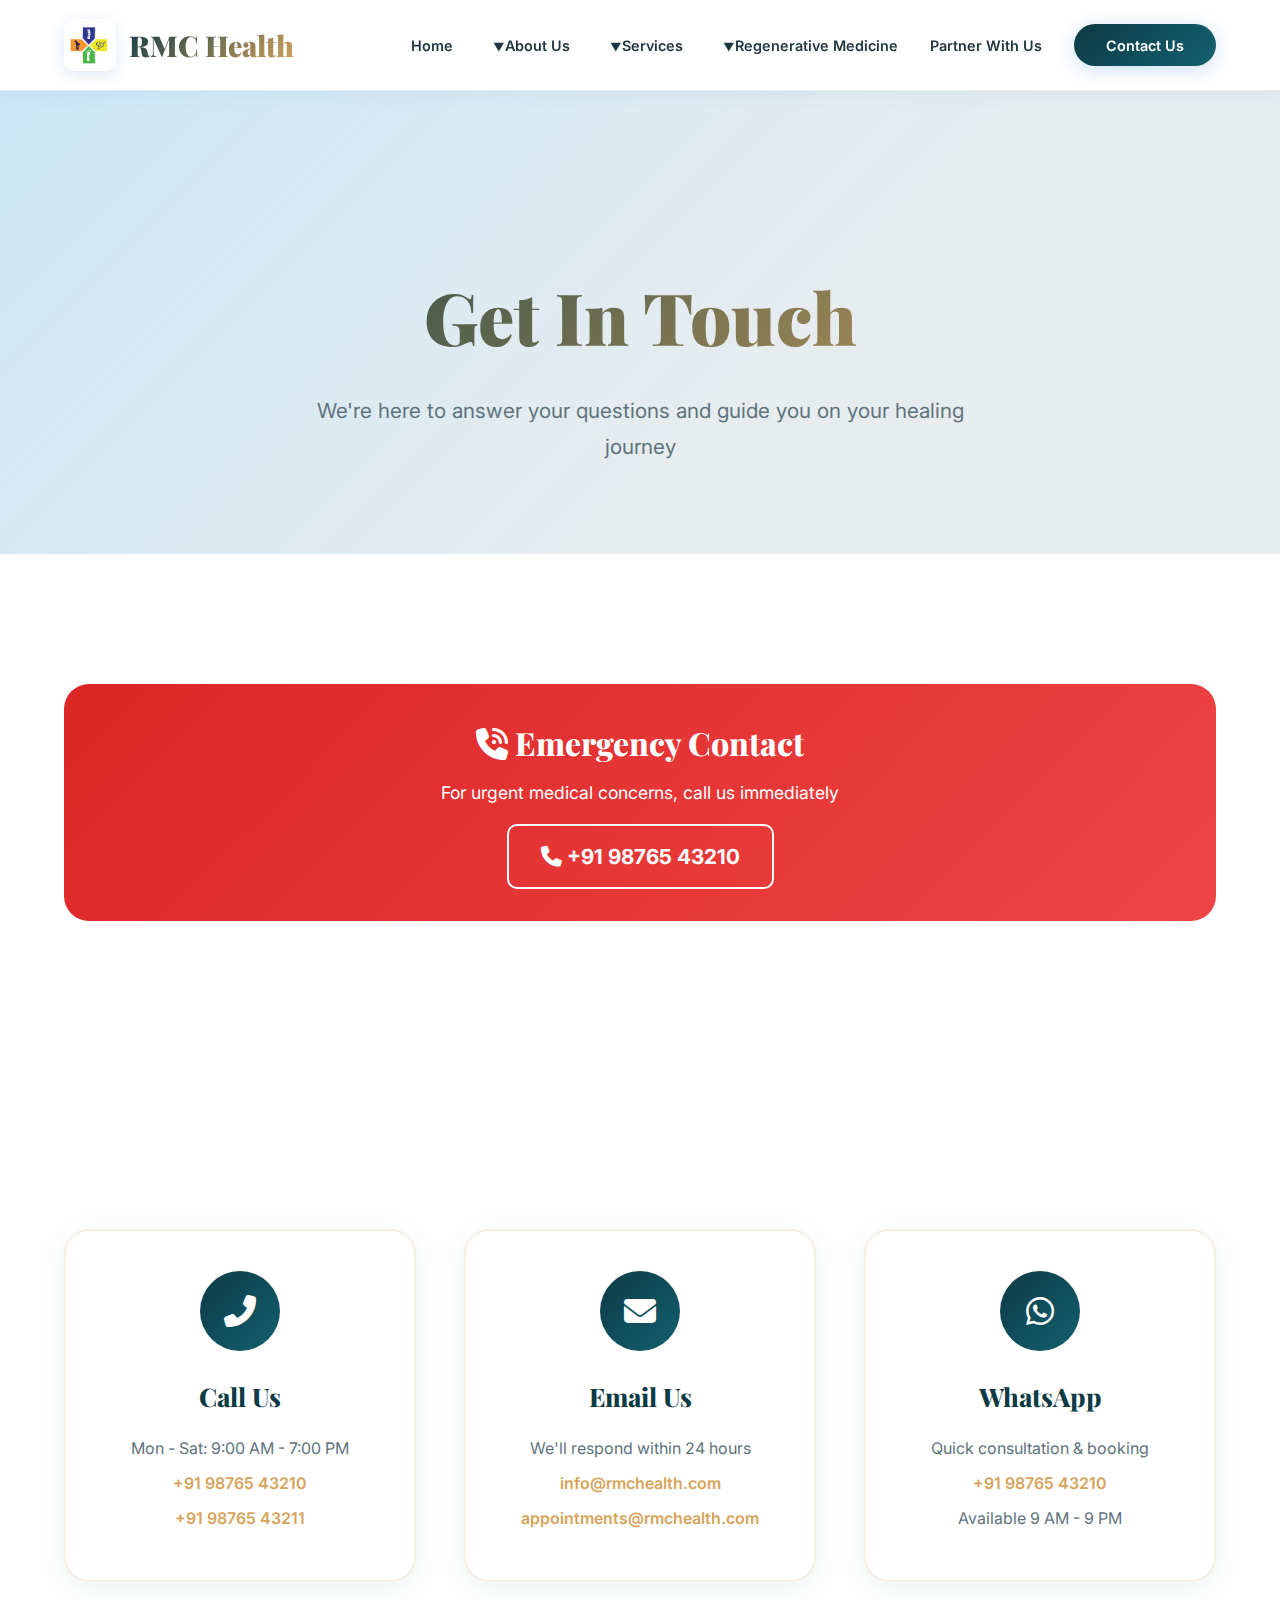
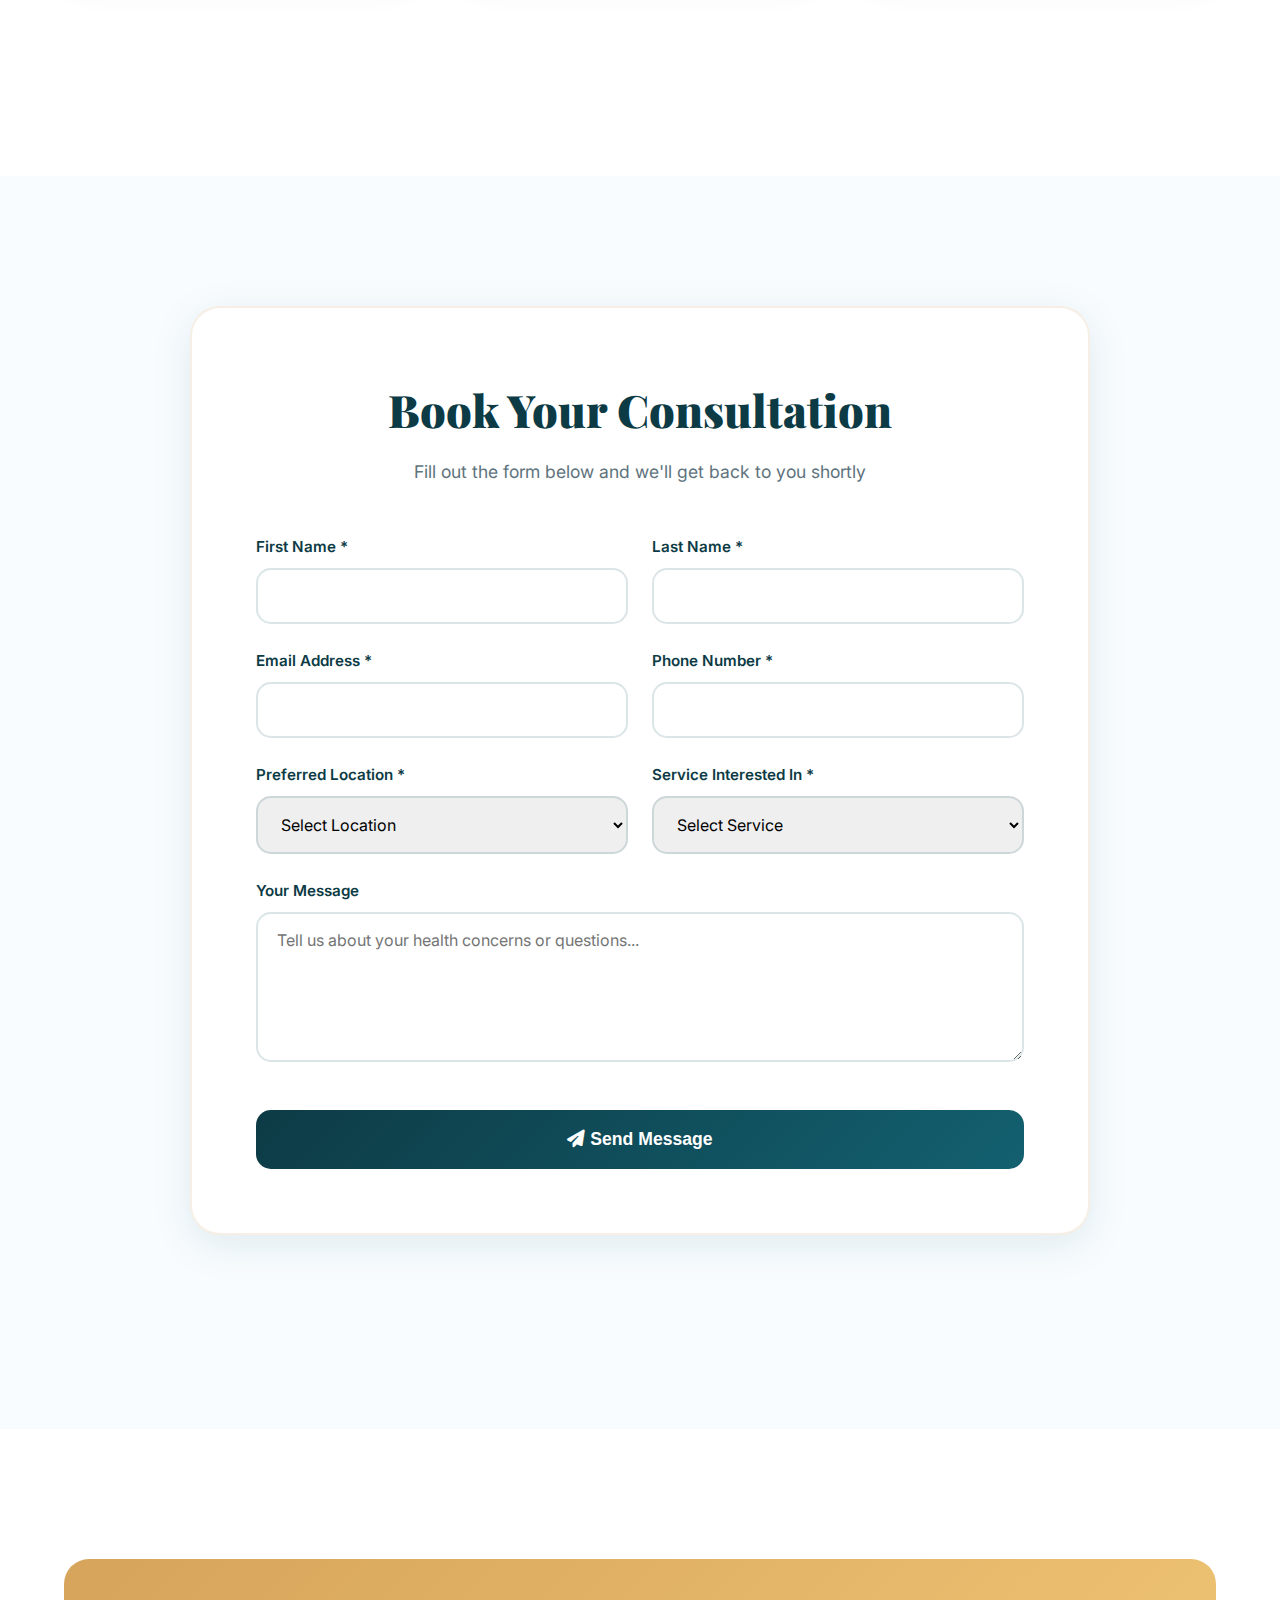
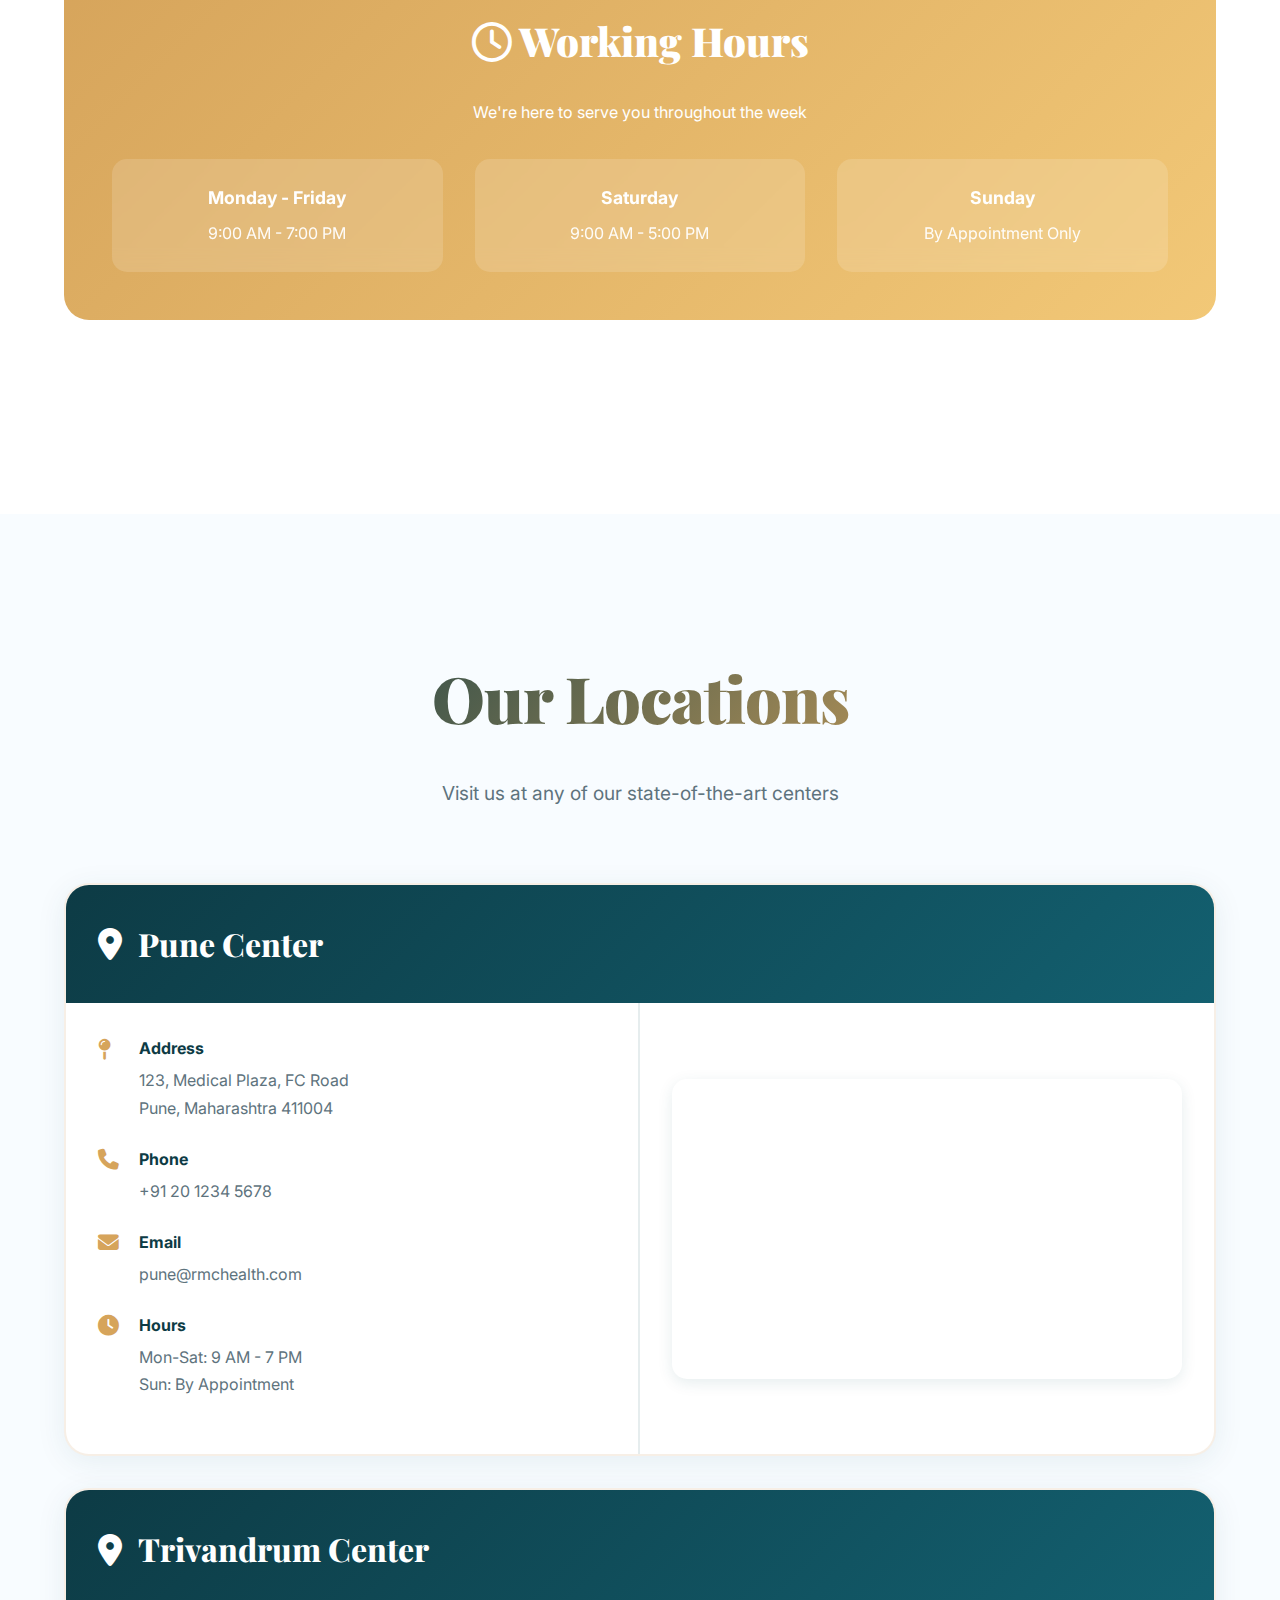
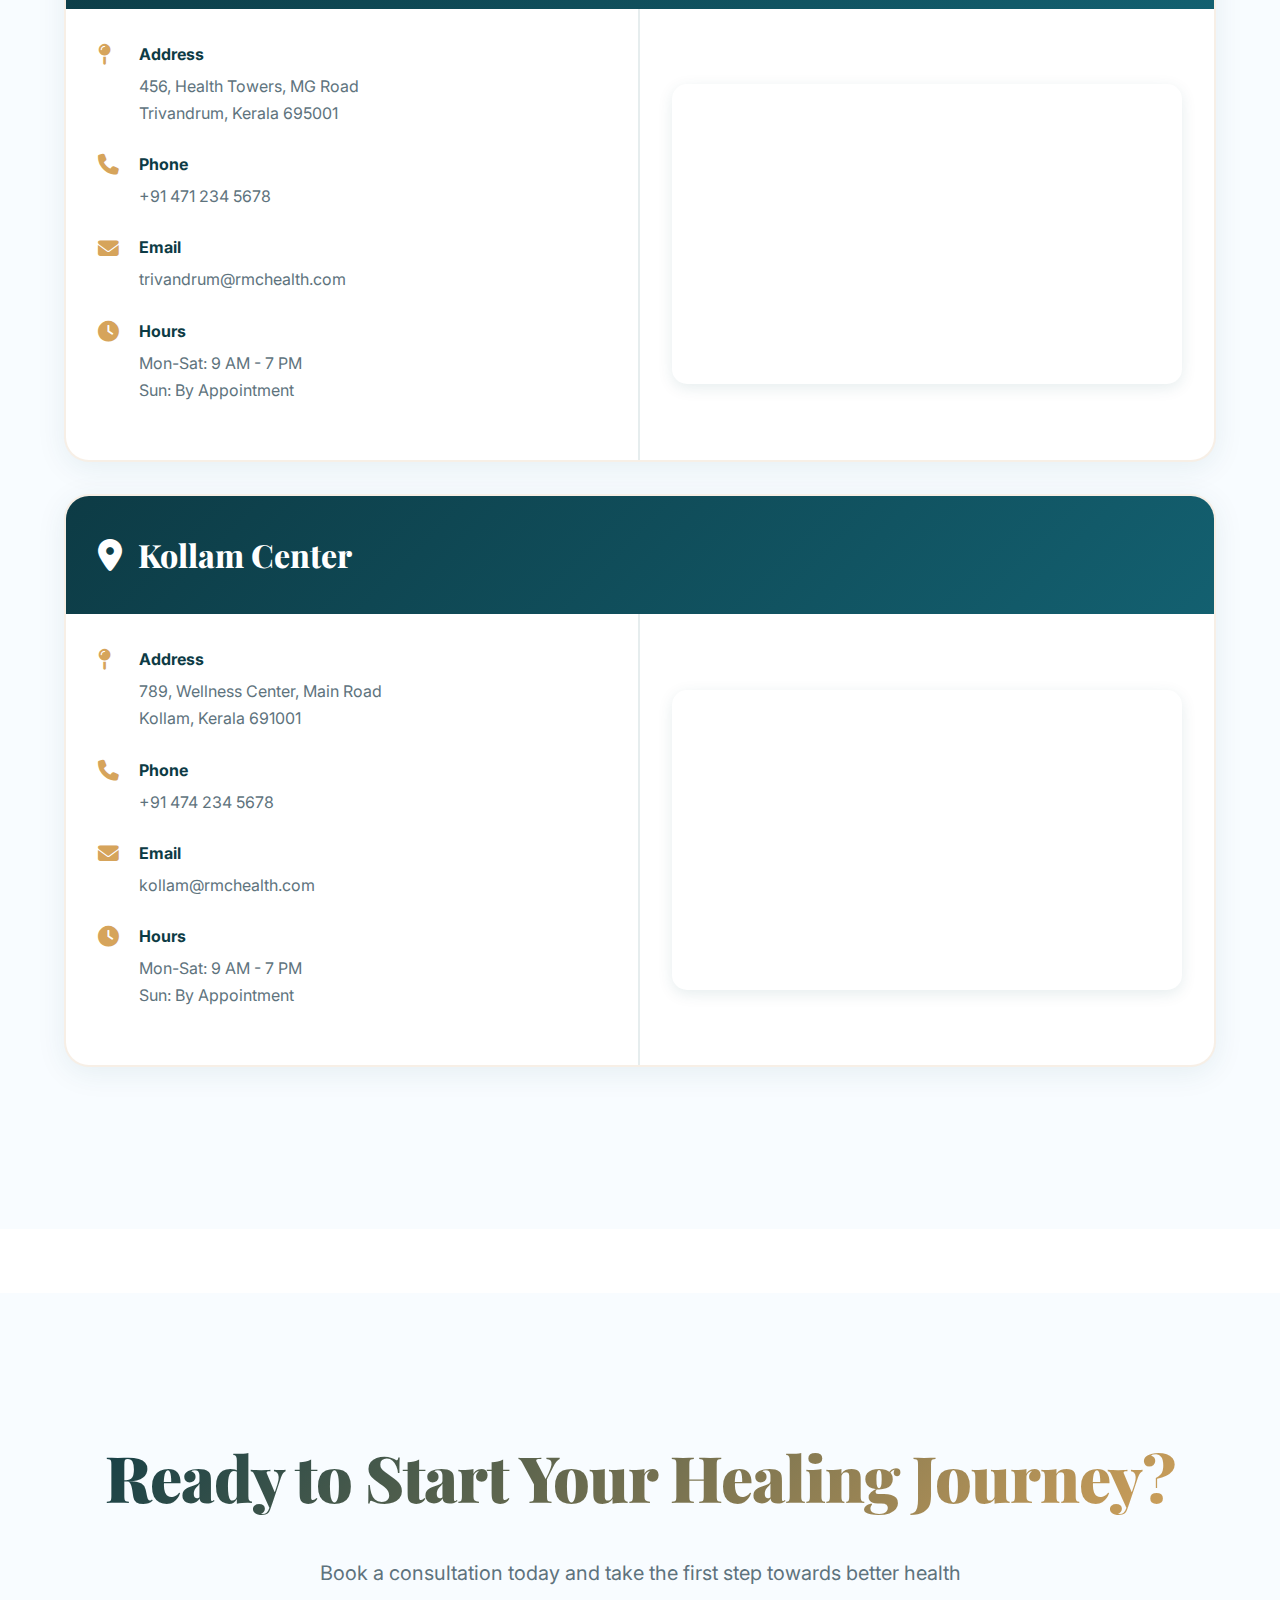
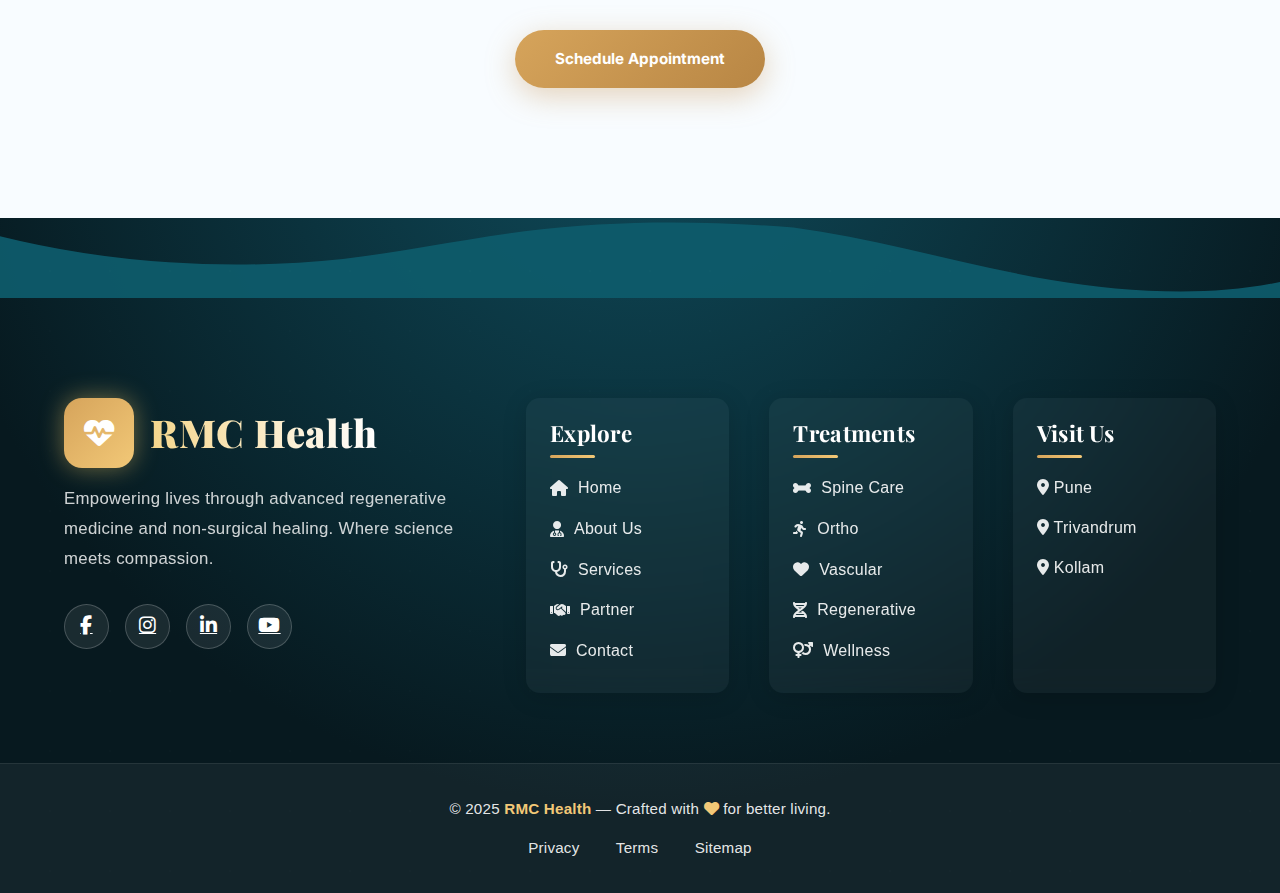
<file: contact .html>
<!DOCTYPE html>
<html lang="en">
<head>
    <meta charset="UTF-8">
    <meta name="viewport" content="width=device-width, initial-scale=1.0">
    <title>Contact Us - RMC Health</title>
    <link href="https://fonts.googleapis.com/css2?family=Playfair+Display:wght@400;500;600;700;800;900&family=Inter:wght@300;400;500;600;700;800;900&display=swap" rel="stylesheet">
    <link rel="stylesheet" href="style.css">
    <link rel="stylesheet" href="https://cdnjs.cloudflare.com/ajax/libs/font-awesome/6.5.0/css/all.min.css">
    <style>
        /* Contact Page Styles */
        .page-header {
            background: linear-gradient(135deg, rgba(199, 230, 247, 0.95) 0%, rgba(228, 234, 237, 0.9) 60%),
                        url('https://images.unsplash.com/photo-1576091160399-112ba8d25d1d?q=80&w=2070&auto=format&fit=crop') center/cover;
            padding: clamp(140px, 20vh, 180px) clamp(1.5rem, 5vw, 6rem) clamp(60px, 10vh, 100px);
            margin-top: 75px;
            text-align: center;
        }

        .page-header h1 {
            font-family: 'Playfair Display', serif;
            font-size: clamp(2.5rem, 7vw, 4.5rem);
            font-weight: 900;
            background: linear-gradient(135deg, var(--primary), var(--accent));
            -webkit-background-clip: text;
            -webkit-text-fill-color: transparent;
            margin-bottom: 1rem;
        }

        .page-header p {
            font-size: clamp(1rem, 2vw, 1.3rem);
            color: var(--text-gray);
            max-width: 700px;
            margin: 0 auto;
        }

        .contact-grid {
            display: grid;
            grid-template-columns: repeat(auto-fit, minmax(min(320px, 100%), 1fr));
            gap: clamp(2rem, 4vw, 3rem);
            margin-bottom: 4rem;
        }

        .contact-card {
            background: white;
            padding: 2.5rem 2rem;
            border-radius: 25px;
            box-shadow: 0 6px 30px rgba(13, 79, 92, 0.08);
            transition: all 0.4s ease;
            border: 2px solid rgba(201, 150, 84, 0.15);
            text-align: center;
            position: relative;
            overflow: hidden;
        }

        .contact-card::before {
            content: '';
            position: absolute;
            top: 0;
            left: 0;
            width: 100%;
            height: 4px;
            background: linear-gradient(90deg, var(--primary), var(--accent));
            transform: scaleX(0);
            transition: transform 0.4s ease;
        }

        .contact-card:hover {
            transform: translateY(-10px);
            box-shadow: 0 15px 50px rgba(13, 79, 92, 0.12);
            border-color: var(--accent);
        }

        .contact-card:hover::before {
            transform: scaleX(1);
        }

        .contact-icon {
            width: 80px;
            height: 80px;
            margin: 0 auto 1.5rem;
            background: linear-gradient(135deg, var(--primary), var(--primary-light));
            border-radius: 50%;
            display: flex;
            align-items: center;
            justify-content: center;
            font-size: 2rem;
            color: white;
        }

        .contact-card h3 {
            font-family: 'Playfair Display', serif;
            font-size: clamp(1.3rem, 2.5vw, 1.6rem);
            color: var(--primary);
            margin-bottom: 1rem;
            font-weight: 800;
        }

        .contact-card p {
            color: var(--text-gray);
            line-height: 1.7;
            margin-bottom: 0.5rem;
        }

        .contact-card a {
            color: var(--accent);
            font-weight: 600;
            text-decoration: none;
            transition: color 0.3s ease;
        }

        .contact-card a:hover {
            color: var(--primary);
        }

        .form-container {
            background: white;
            padding: clamp(2.5rem, 5vw, 4rem);
            border-radius: 30px;
            box-shadow: 0 10px 40px rgba(13, 79, 92, 0.1);
            border: 2px solid rgba(201, 150, 84, 0.15);
            max-width: 900px;
            margin: 0 auto 4rem;
        }

        .form-header {
            text-align: center;
            margin-bottom: 3rem;
        }

        .form-header h2 {
            font-family: 'Playfair Display', serif;
            font-size: clamp(2rem, 4vw, 2.8rem);
            color: var(--primary);
            margin-bottom: 0.5rem;
            font-weight: 900;
        }

        .form-header p {
            color: var(--text-gray);
            font-size: 1.1rem;
        }

        .form-group {
            margin-bottom: 1.5rem;
        }

        .form-group label {
            display: block;
            margin-bottom: 0.5rem;
            color: var(--primary);
            font-weight: 600;
            font-size: 0.95rem;
        }

        .form-group input,
        .form-group select,
        .form-group textarea {
            width: 100%;
            padding: 1rem 1.2rem;
            border: 2px solid rgba(13, 79, 92, 0.15);
            border-radius: 15px;
            font-size: 1rem;
            font-family: 'Inter', sans-serif;
            transition: all 0.3s ease;
        }

        .form-group input:focus,
        .form-group select:focus,
        .form-group textarea:focus {
            outline: none;
            border-color: var(--accent);
            box-shadow: 0 0 0 4px rgba(201, 150, 84, 0.1);
        }

        .form-group textarea {
            resize: vertical;
            min-height: 150px;
        }

        .form-row {
            display: grid;
            grid-template-columns: repeat(auto-fit, minmax(min(250px, 100%), 1fr));
            gap: 1.5rem;
        }

        .submit-btn {
            background: linear-gradient(135deg, var(--primary), var(--primary-light));
            color: white;
            padding: 1.2rem 3rem;
            border: none;
            border-radius: 15px;
            font-size: 1.1rem;
            font-weight: 700;
            cursor: pointer;
            transition: all 0.3s ease;
            width: 100%;
            margin-top: 1rem;
        }

        .submit-btn:hover {
            transform: translateY(-2px);
            box-shadow: 0 10px 30px rgba(13, 79, 92, 0.3);
        }

        .location-section {
            margin-bottom: 4rem;
        }

        .location-card {
            background: white;
            border-radius: 25px;
            overflow: hidden;
            box-shadow: 0 6px 30px rgba(13, 79, 92, 0.08);
            border: 2px solid rgba(201, 150, 84, 0.15);
            margin-bottom: 2rem;
            transition: all 0.4s ease;
        }

        .location-card:hover {
            box-shadow: 0 15px 50px rgba(13, 79, 92, 0.12);
            border-color: var(--accent);
        }

        .location-header {
            background: linear-gradient(135deg, var(--primary), var(--primary-light));
            color: white;
            padding: 2rem;
            display: flex;
            align-items: center;
            gap: 1rem;
        }

        .location-header i {
            font-size: 2rem;
        }

        .location-header h3 {
            font-family: 'Playfair Display', serif;
            font-size: clamp(1.5rem, 3vw, 2rem);
            font-weight: 800;
            margin: 0;
        }

        .location-content {
            display: grid;
            grid-template-columns: 1fr 1fr;
            gap: 0;
        }

        .location-details {
            padding: 2rem;
            border-right: 2px solid rgba(13, 79, 92, 0.1);
        }

        .location-map {
            padding: 2rem;
            display: flex;
            align-items: center;
            justify-content: center;
        }

        .detail-item {
            display: flex;
            align-items: flex-start;
            gap: 1rem;
            margin-bottom: 1.5rem;
        }

        .detail-item i {
            color: var(--accent);
            font-size: 1.3rem;
            margin-top: 0.2rem;
            min-width: 25px;
        }

        .detail-item-content h4 {
            color: var(--primary);
            font-weight: 700;
            margin-bottom: 0.3rem;
            font-size: 1rem;
        }

        .detail-item-content p {
            color: var(--text-gray);
            line-height: 1.7;
            margin: 0;
        }

        .map-placeholder {
            width: 100%;
            height: 250px;
            background: linear-gradient(135deg, rgba(199, 230, 247, 0.3), rgba(228, 234, 237, 0.3));
            border-radius: 15px;
            display: flex;
            align-items: center;
            justify-content: center;
            color: var(--primary);
            font-size: 3rem;
        }

        .map-embed {
            width: 100%;
            height: 300px;
            border-radius: 15px;
            border: none;
            box-shadow: 0 4px 15px rgba(13, 79, 92, 0.1);
        }

        .hours-banner {
            background: linear-gradient(135deg, var(--accent), var(--accent-light));
            color: white;
            padding: clamp(2rem, 4vw, 3rem);
            border-radius: 25px;
            text-align: center;
            margin-bottom: 4rem;
        }

        .hours-banner h3 {
            font-family: 'Playfair Display', serif;
            font-size: clamp(1.8rem, 4vw, 2.5rem);
            font-weight: 900;
            margin-bottom: 1.5rem;
        }

        .hours-grid {
            display: grid;
            grid-template-columns: repeat(auto-fit, minmax(min(250px, 100%), 1fr));
            gap: 2rem;
            margin-top: 2rem;
        }

        .hours-item {
            background: rgba(255, 255, 255, 0.15);
            padding: 1.5rem;
            border-radius: 15px;
            backdrop-filter: blur(10px);
        }

        .hours-item h4 {
            font-size: 1.1rem;
            margin-bottom: 0.5rem;
            font-weight: 700;
        }

        .hours-item p {
            font-size: 1rem;
            opacity: 0.95;
        }

        @media (max-width: 768px) {
            .location-content {
                grid-template-columns: 1fr;
            }

            .location-details {
                border-right: none;
                border-bottom: 2px solid rgba(13, 79, 92, 0.1);
            }
        }

        .emergency-banner {
            background: linear-gradient(135deg, #dc2626, #ef4444);
            color: white;
            padding: 2rem;
            border-radius: 25px;
            text-align: center;
            margin-bottom: 3rem;
            animation: pulse 2s ease-in-out infinite;
        }

        @keyframes pulse {
            0%, 100% { transform: scale(1); }
            50% { transform: scale(1.02); }
        }

        .emergency-banner h3 {
            font-family: 'Playfair Display', serif;
            font-size: clamp(1.5rem, 3vw, 2rem);
            margin-bottom: 0.5rem;
            font-weight: 800;
        }

        .emergency-banner p {
            font-size: 1.1rem;
            margin-bottom: 1rem;
        }

        .emergency-banner a {
            color: white;
            font-size: 1.3rem;
            font-weight: 700;
            text-decoration: none;
            border: 2px solid white;
            padding: 0.8rem 2rem;
            border-radius: 10px;
            display: inline-block;
            transition: all 0.3s ease;
        }

        .emergency-banner a:hover {
            background: white;
            color: #dc2626;
        }
    </style>
</head>
<body>
     <header id="header">
  <nav>
    <div class="logo">
      <!-- 🩺 Replace this with your actual logo path -->
      <img src="assets/rmc c logo  only.png" alt="RMC Health Logo" class="logo-img">
      <span>RMC Health</span>
    </div>

    <div class="menu-toggle" id="menuToggle">
      <span></span>
      <span></span>
      <span></span>
    </div>

    <ul class="nav-links" id="navLinks">
      <li><a href="index.html">Home</a></li>

      <li class="dropdown">
        <a href="about.html" class="dropdown-toggle">About Us</a>
        <ul class="dropdown-menu">
          <li><a href="#overview">Overview</a></li>
          <li><a href="#vision-mission">Vision & Mission</a></li>
          <li><a href="#philosophy">Core Philosophy</a></li>
          <li><a href="#values">Core Values</a></li>
          <li><a href="#team">Meet Our Team</a></li>
        </ul>
      </li>

      <li class="dropdown">
        <a href="service.html" class="dropdown-toggle">Services</a>
        <ul class="dropdown-menu">
          <li><a href="#spine-care">Spine Care</a></li>
          <li><a href="#ortho-care">Ortho Care</a></li>
          <li><a href="#wound-care">Wound Care</a></li>
          <li><a href="#vascular-health">Vascular Health</a></li>
          <li><a href="#ed-clinic">ED Clinic</a></li>
          <li><a href="#metabolic-wellness">Metabolic & Wellness</a></li>
          <li><a href="#physiotherapy">Physiotherapy</a></li>
        </ul>
      </li>

      <li class="dropdown">
        <a href="regenerative.html" class="dropdown-toggle">Regenerative Medicine</a>
        <ul class="dropdown-menu">
          <li><a href="#prp-therapy">PRP Therapy</a></li>
          <li><a href="#gfc-therapy">GFC Therapy</a></li>
          <li><a href="#hyaluronic-acid">Hyaluronic Acid</a></li>
          <li><a href="#ozone-therapy">Ozone Therapy</a></li>
          <li><a href="#stem-cell">Stem Cell Therapy</a></li>
        </ul>
      </li>

      <li><a href="partner.html">Partner With Us</a></li>
      <li><a href="contact .html" class="contact-btn">Contact Us</a></li>
    </ul>
  </nav>
</header>

    <!-- Page Header -->
    <section class="page-header">
        <h1>Get In Touch</h1>
        <p>We're here to answer your questions and guide you on your healing journey</p>
    </section>

    <!-- Emergency Banner -->
    <section class="section">
        <div class="emergency-banner">
            <h3><i class="fas fa-phone-volume"></i> Emergency Contact</h3>
            <p>For urgent medical concerns, call us immediately</p>
            <a href="tel:+919876543210"><i class="fas fa-phone"></i> +91 98765 43210</a>
        </div>
    </section>

    <!-- Contact Cards -->
    <section class="section">
        <div class="contact-grid">
            <div class="contact-card">
                <div class="contact-icon">
                    <i class="fas fa-phone-alt"></i>
                </div>
                <h3>Call Us</h3>
                <p>Mon - Sat: 9:00 AM - 7:00 PM</p>
                <p><a href="tel:+919876543210">+91 98765 43210</a></p>
                <p><a href="tel:+919876543211">+91 98765 43211</a></p>
            </div>

            <div class="contact-card">
                <div class="contact-icon">
                    <i class="fas fa-envelope"></i>
                </div>
                <h3>Email Us</h3>
                <p>We'll respond within 24 hours</p>
                <p><a href="mailto:info@rmchealth.com">info@rmchealth.com</a></p>
                <p><a href="mailto:appointments@rmchealth.com">appointments@rmchealth.com</a></p>
            </div>

            <div class="contact-card">
                <div class="contact-icon">
                    <i class="fab fa-whatsapp"></i>
                </div>
                <h3>WhatsApp</h3>
                <p>Quick consultation & booking</p>
                <p><a href="https://wa.me/919876543210">+91 98765 43210</a></p>
                <p>Available 9 AM - 9 PM</p>
            </div>
        </div>
    </section>

    <!-- Contact Form -->
    <section class="section section-alt">
        <div class="form-container">
            <div class="form-header">
                <h2>Book Your Consultation</h2>
                <p>Fill out the form below and we'll get back to you shortly</p>
            </div>

            <form id="contactForm">
                <div class="form-row">
                    <div class="form-group">
                        <label for="firstName">First Name *</label>
                        <input type="text" id="firstName" name="firstName" required>
                    </div>
                    <div class="form-group">
                        <label for="lastName">Last Name *</label>
                        <input type="text" id="lastName" name="lastName" required>
                    </div>
                </div>

                <div class="form-row">
                    <div class="form-group">
                        <label for="email">Email Address *</label>
                        <input type="email" id="email" name="email" required>
                    </div>
                    <div class="form-group">
                        <label for="phone">Phone Number *</label>
                        <input type="tel" id="phone" name="phone" required>
                    </div>
                </div>

                <div class="form-row">
                    <div class="form-group">
                        <label for="location">Preferred Location *</label>
                        <select id="location" name="location" required>
                            <option value="">Select Location</option>
                            <option value="pune">Pune</option>
                            <option value="trivandrum">Trivandrum</option>
                            <option value="kollam">Kollam</option>
                        </select>
                    </div>
                    <div class="form-group">
                        <label for="service">Service Interested In *</label>
                        <select id="service" name="service" required>
                            <option value="">Select Service</option>
                            <option value="spine-care">Spine Care</option>
                            <option value="ortho-care">Ortho Care</option>
                            <option value="wound-care">Wound Care</option>
                            <option value="vascular-health">Vascular Health</option>
                            <option value="ed-clinic">ED Clinic</option>
                            <option value="metabolic-wellness">Metabolic & Wellness</option>
                            <option value="physiotherapy">Physiotherapy</option>
                            <option value="prp-therapy">PRP Therapy</option>
                            <option value="other">Other</option>
                        </select>
                    </div>
                </div>

                <div class="form-group">
                    <label for="message">Your Message</label>
                    <textarea id="message" name="message" placeholder="Tell us about your health concerns or questions..."></textarea>
                </div>

                <button type="submit" class="submit-btn">
                    <i class="fas fa-paper-plane"></i> Send Message
                </button>
            </form>
        </div>
    </section>

    <!-- Working Hours -->
    <section class="section">
        <div class="hours-banner">
            <h3><i class="far fa-clock"></i> Working Hours</h3>
            <p>We're here to serve you throughout the week</p>
            
            <div class="hours-grid">
                <div class="hours-item">
                    <h4>Monday - Friday</h4>
                    <p>9:00 AM - 7:00 PM</p>
                </div>
                <div class="hours-item">
                    <h4>Saturday</h4>
                    <p>9:00 AM - 5:00 PM</p>
                </div>
                <div class="hours-item">
                    <h4>Sunday</h4>
                    <p>By Appointment Only</p>
                </div>
            </div>
        </div>
    </section>

    <!-- Locations -->
    <section class="section section-alt location-section">
        <div class="section-header">
            <h2>Our Locations</h2>
            <p>Visit us at any of our state-of-the-art centers</p>
        </div>

        <!-- Pune Location -->
        <div class="location-card">
            <div class="location-header">
                <i class="fas fa-map-marker-alt"></i>
                <h3>Pune Center</h3>
            </div>
            <div class="location-content">
                <div class="location-details">
                    <div class="detail-item">
                        <i class="fas fa-map-pin"></i>
                        <div class="detail-item-content">
                            <h4>Address</h4>
                            <p>123, Medical Plaza, FC Road<br>Pune, Maharashtra 411004</p>
                        </div>
                    </div>
                    <div class="detail-item">
                        <i class="fas fa-phone"></i>
                        <div class="detail-item-content">
                            <h4>Phone</h4>
                            <p>+91 20 1234 5678</p>
                        </div>
                    </div>
                    <div class="detail-item">
                        <i class="fas fa-envelope"></i>
                        <div class="detail-item-content">
                            <h4>Email</h4>
                            <p>pune@rmchealth.com</p>
                        </div>
                    </div>
                    <div class="detail-item">
                        <i class="fas fa-clock"></i>
                        <div class="detail-item-content">
                            <h4>Hours</h4>
                            <p>Mon-Sat: 9 AM - 7 PM<br>Sun: By Appointment</p>
                        </div>
                    </div>
                </div>
                <div class="location-map">
                    <iframe 
                        src="https://www.google.com/maps/embed?pb=!1m18!1m12!1m3!1d3783.0184155952707!2d73.8567437!3d18.5204303!2m3!1f0!2f0!3f0!3m2!1i1024!2i768!4f13.1!3m3!1m2!1s0x3bc2c07e0c34e4c3%3A0x1e3c2c1b1e3c2c1b!2sFC%20Road%2C%20Pune%2C%20Maharashtra!5e0!3m2!1sen!2sin!4v1234567890123!5m2!1sen!2sin"
                        class="map-embed"
                        allowfullscreen="" 
                        loading="lazy" 
                        referrerpolicy="no-referrer-when-downgrade">
                    </iframe>
                </div>
            </div>
        </div>

        <!-- Trivandrum Location -->
        <div class="location-card">
            <div class="location-header">
                <i class="fas fa-map-marker-alt"></i>
                <h3>Trivandrum Center</h3>
            </div>
            <div class="location-content">
                <div class="location-details">
                    <div class="detail-item">
                        <i class="fas fa-map-pin"></i>
                        <div class="detail-item-content">
                            <h4>Address</h4>
                            <p>456, Health Towers, MG Road<br>Trivandrum, Kerala 695001</p>
                        </div>
                    </div>
                    <div class="detail-item">
                        <i class="fas fa-phone"></i>
                        <div class="detail-item-content">
                            <h4>Phone</h4>
                            <p>+91 471 234 5678</p>
                        </div>
                    </div>
                    <div class="detail-item">
                        <i class="fas fa-envelope"></i>
                        <div class="detail-item-content">
                            <h4>Email</h4>
                            <p>trivandrum@rmchealth.com</p>
                        </div>
                    </div>
                    <div class="detail-item">
                        <i class="fas fa-clock"></i>
                        <div class="detail-item-content">
                            <h4>Hours</h4>
                            <p>Mon-Sat: 9 AM - 7 PM<br>Sun: By Appointment</p>
                        </div>
                    </div>
                </div>
                <div class="location-map">
                    <iframe 
                        src="https://www.google.com/maps/embed?pb=!1m18!1m12!1m3!1d3945.954127658842!2d76.9366376!3d8.5241391!2m3!1f0!2f0!3f0!3m2!1i1024!2i768!4f13.1!3m3!1m2!1s0x3b05bec0e0e0e0e1%3A0x1e3c2c1b1e3c2c1b!2sMG%20Road%2C%20Trivandrum%2C%20Kerala!5e0!3m2!1sen!2sin!4v1234567890123!5m2!1sen!2sin"
                        class="map-embed"
                        allowfullscreen="" 
                        loading="lazy" 
                        referrerpolicy="no-referrer-when-downgrade">
                    </iframe>
                </div>
            </div>
        </div>

        <!-- Kollam Location -->
        <div class="location-card">
            <div class="location-header">
                <i class="fas fa-map-marker-alt"></i>
                <h3>Kollam Center</h3>
            </div>
            <div class="location-content">
                <div class="location-details">
                    <div class="detail-item">
                        <i class="fas fa-map-pin"></i>
                        <div class="detail-item-content">
                            <h4>Address</h4>
                            <p>789, Wellness Center, Main Road<br>Kollam, Kerala 691001</p>
                        </div>
                    </div>
                    <div class="detail-item">
                        <i class="fas fa-phone"></i>
                        <div class="detail-item-content">
                            <h4>Phone</h4>
                            <p>+91 474 234 5678</p>
                        </div>
                    </div>
                    <div class="detail-item">
                        <i class="fas fa-envelope"></i>
                        <div class="detail-item-content">
                            <h4>Email</h4>
                            <p>kollam@rmchealth.com</p>
                        </div>
                    </div>
                    <div class="detail-item">
                        <i class="fas fa-clock"></i>
                        <div class="detail-item-content">
                            <h4>Hours</h4>
                            <p>Mon-Sat: 9 AM - 7 PM<br>Sun: By Appointment</p>
                        </div>
                    </div>
                </div>
                <div class="location-map">
                    <iframe 
                        src="https://www.google.com/maps/embed?pb=!1m18!1m12!1m3!1d3946.8461157658842!2d76.6141376!3d8.8932391!2m3!1f0!2f0!3f0!3m2!1i1024!2i768!4f13.1!3m3!1m2!1s0x3b05fe0e0e0e0e01%3A0x1e3c2c1b1e3c2c1b!2sMain%20Road%2C%20Kollam%2C%20Kerala!5e0!3m2!1sen!2sin!4v1234567890123!5m2!1sen!2sin"
                        class="map-embed"
                        allowfullscreen="" 
                        loading="lazy" 
                        referrerpolicy="no-referrer-when-downgrade">
                    </iframe>
                </div>
            </div>
        </div>
    </section>

    <!-- CTA Section -->
    <section class="cta-section">
        <h2>Ready to Start Your Healing Journey?</h2>
        <p>Book a consultation today and take the first step towards better health</p>
        <a href="#contactForm" class="btn-primary">Schedule Appointment</a>
    </section>

    <!-- Footer -->
    <footer class="footer">
        <div class="footer-wave">
            <svg xmlns="http://www.w3.org/2000/svg" viewBox="0 0 1200 120" preserveAspectRatio="none">
                <path d="M985.66,92.83c-79-20.83-161.88-61.83-241.82-78.64C661.58,3.88,575.78,2.87,493.39,19.59c-57.8,11.73-114,31.07-172,41.86A600.21,600.21,0,0,1,0,27.35V120H1200V95.83C1132.19,118.92,1055.71,111.31,985.66,92.83Z" class="shape-fill"></path>
            </svg>
        </div>

        <div class="footer-inner">
            <div class="footer-brand">
                <div class="footer-logo">
                    <div class="footer-logo-symbol"><i class="fa-solid fa-heart-pulse"></i></div>
                    <span>RMC Health</span>
                </div>
                <p>Empowering lives through advanced regenerative medicine and non-surgical healing. Where science meets compassion.</p>
                <div class="social-icons">
                    <a href="#" class="social-icon"><i class="fab fa-facebook-f"></i></a>
                    <a href="#" class="social-icon"><i class="fab fa-instagram"></i></a>
                    <a href="#" class="social-icon"><i class="fab fa-linkedin-in"></i></a>
                    <a href="#" class="social-icon"><i class="fab fa-youtube"></i></a>
                </div>
            </div>

            <div class="footer-links">
                <div class="footer-section">
                    <h3>Explore</h3>
                    <ul>
                        <li><a href="index.html"><i class="fa-solid fa-house"></i> Home</a></li>
                        <li><a href="about.html"><i class="fa-solid fa-user-doctor"></i> About Us</a></li>
                        <li><a href="#services"><i class="fa-solid fa-stethoscope"></i> Services</a></li>
                        <li><a href="#partner"><i class="fa-solid fa-handshake"></i> Partner</a></li>
                        <li><a href="contact.html"><i class="fa-solid fa-envelope"></i> Contact</a></li>
                    </ul>
                </div>

                <div class="footer-section">
                    <h3>Treatments</h3>
                    <ul>
                        <li><a href="#"><i class="fa-solid fa-bone"></i> Spine Care</a></li>
                        <li><a href="#"><i class="fa-solid fa-person-running"></i> Ortho</a></li>
                        <li><a href="#"><i class="fa-solid fa-heart"></i> Vascular</a></li>
                        <li><a href="#"><i class="fa-solid fa-dna"></i> Regenerative</a></li>
                        <li><a href="#"><i class="fa-solid fa-venus-mars"></i> Wellness</a></li>
                    </ul>
                </div>

                <div class="footer-section">
                    <h3>Visit Us</h3>
                    <ul>
                        <li><i class="fa-solid fa-location-dot"></i> Pune</li>
                        <li><i class="fa-solid fa-location-dot"></i> Trivandrum</li>
                        <li><i class="fa-solid fa-location-dot"></i> Kollam</li>
                    </ul>
                </div>
            </div>
        </div>

        <div class="footer-bottom">
            <p>&copy; 2025 <strong>RMC Health</strong> — Crafted with <i class="fa-solid fa-heart"></i> for better living.</p>
            <div class="footer-policy">
                <a href="#">Privacy</a>
                <a href="#">Terms</a>
                <a href="#">Sitemap</a>
            </div>
        </div>
    </footer>

    <!-- Scroll to Top -->
    <div class="scroll-top" id="scrollTop"><i class="fa-solid fa-angle-up"></i></div>

    <script src="footer.js"></script>
    <script src="script.js"></script>
    
    <script>
        // Form Submission Handler
        document.getElementById('contactForm').addEventListener('submit', function(e) {
            e.preventDefault();
            
            // Get form data
            const formData = {
                firstName: document.getElementById('firstName').value,
                lastName: document.getElementById('lastName').value,
                email: document.getElementById('email').value,
                phone: document.getElementById('phone').value,
                location: document.getElementById('location').value,
                service: document.getElementById('service').value,
                message: document.getElementById('message').value
            };
            
            // Show success message (in real implementation, this would send to server)
            alert('Thank you for contacting RMC Health! We will get back to you within 24 hours.');
            
            // Reset form
            this.reset();
        });

        // Smooth scroll for anchor links
        document.querySelectorAll('a[href^="#"]').forEach(anchor => {
            anchor.addEventListener('click', function (e) {
                e.preventDefault();
                const target = document.querySelector(this.getAttribute('href'));
                if (target) {
                    target.scrollIntoView({
                        behavior: 'smooth',
                        block: 'start'
                    });
                }
            });
        });
    </script>

</body>
</html>
</file>
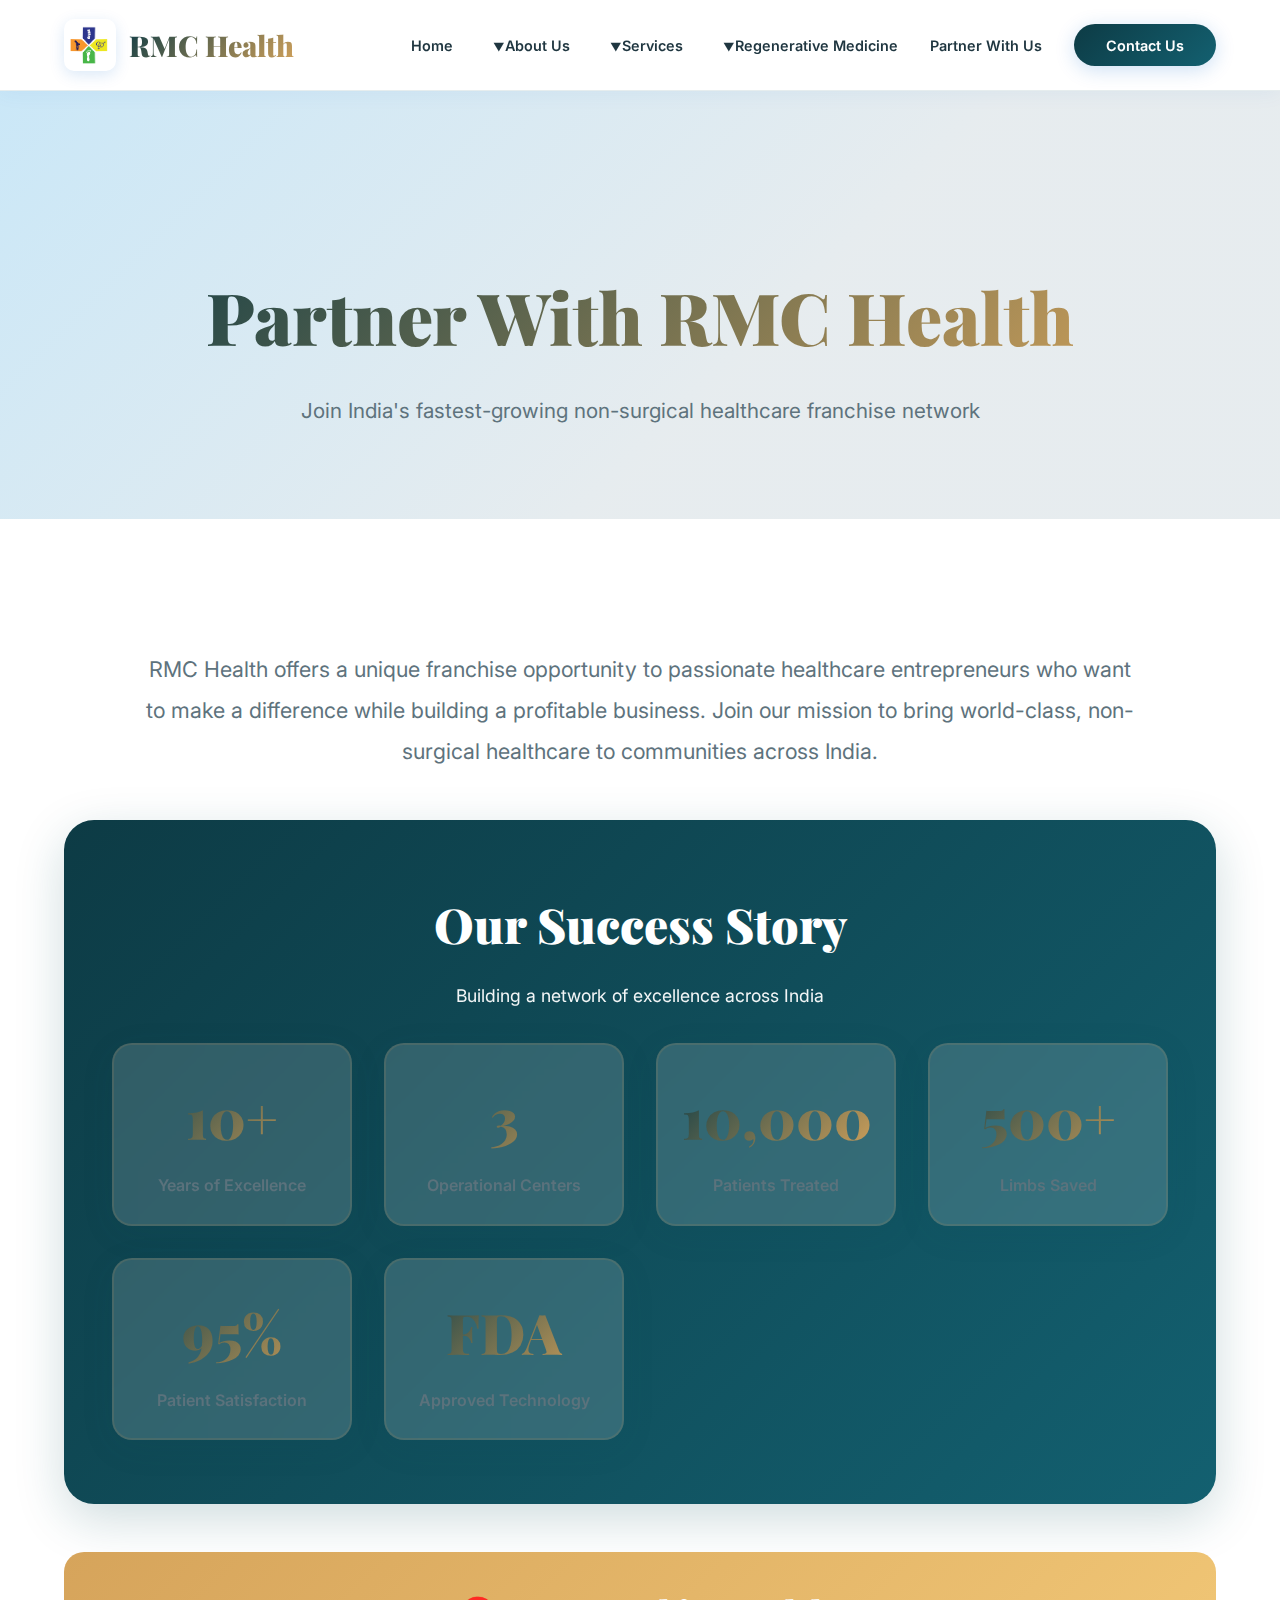
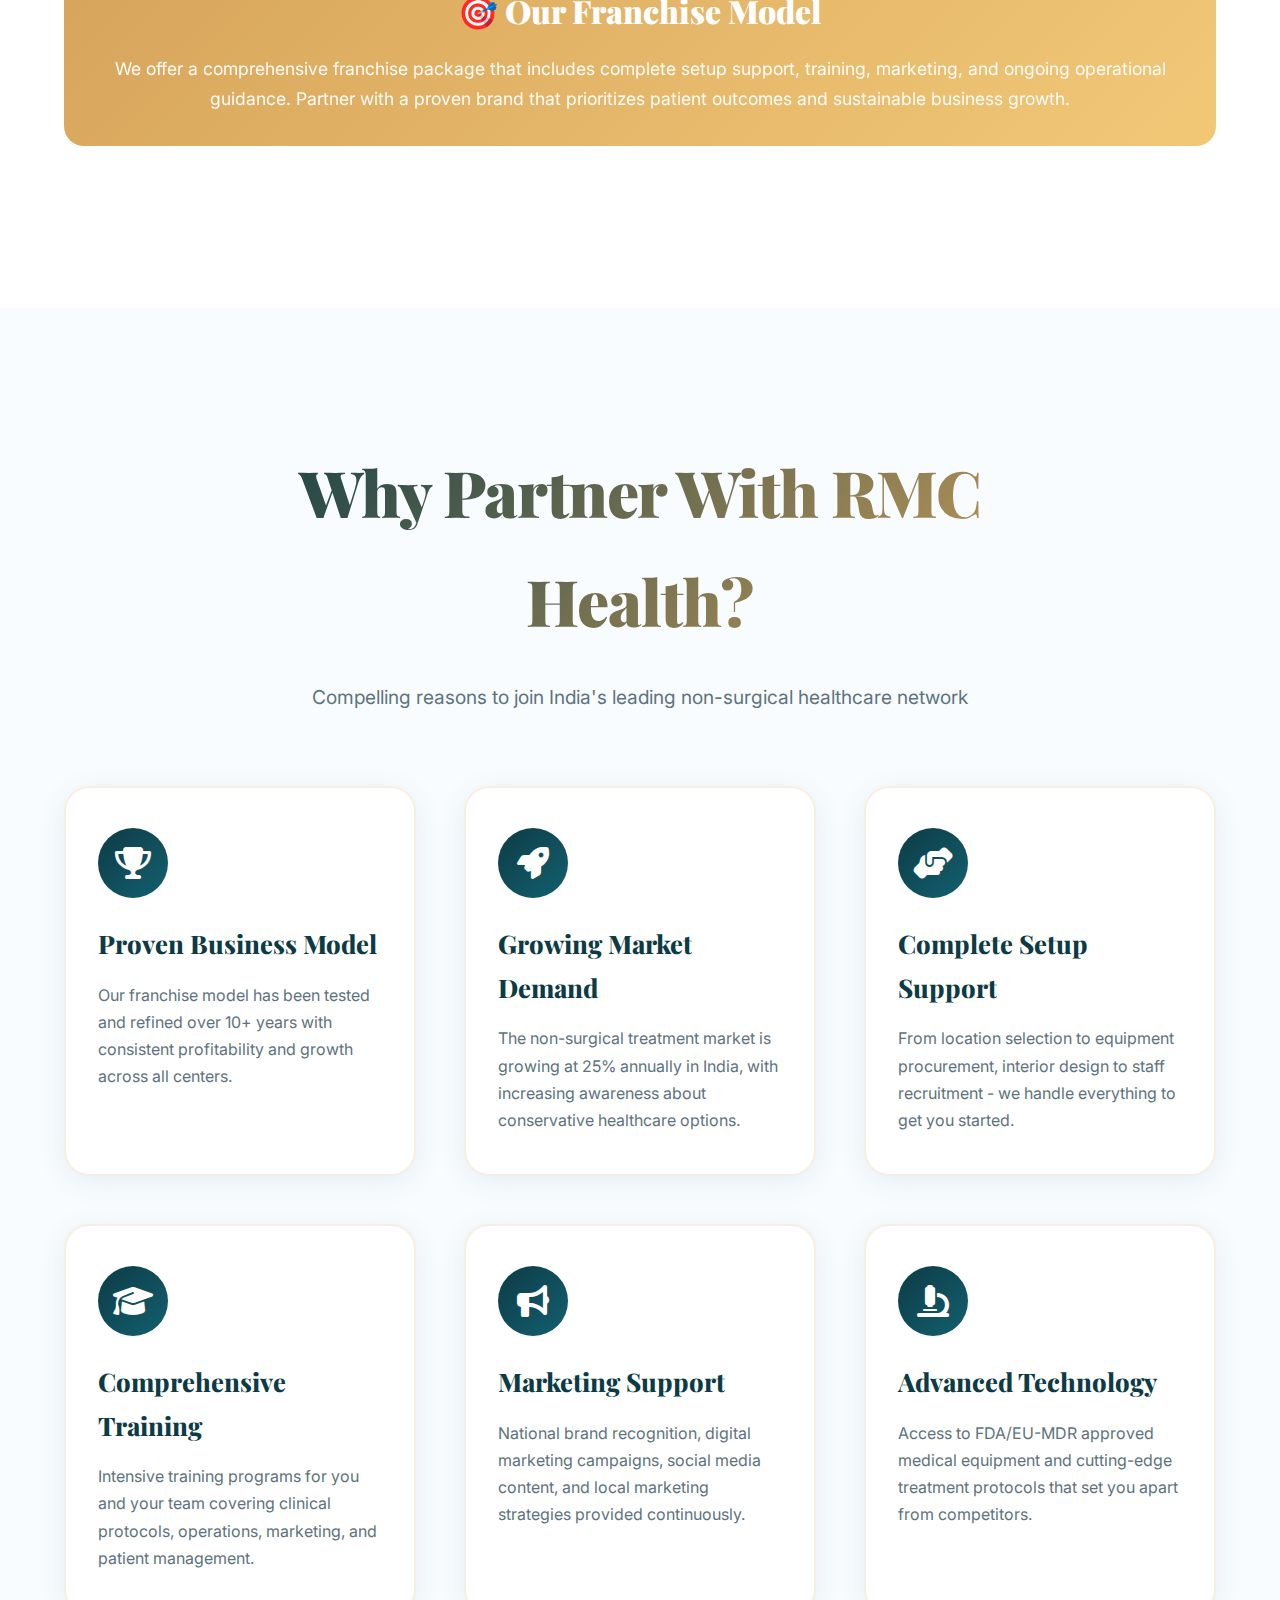
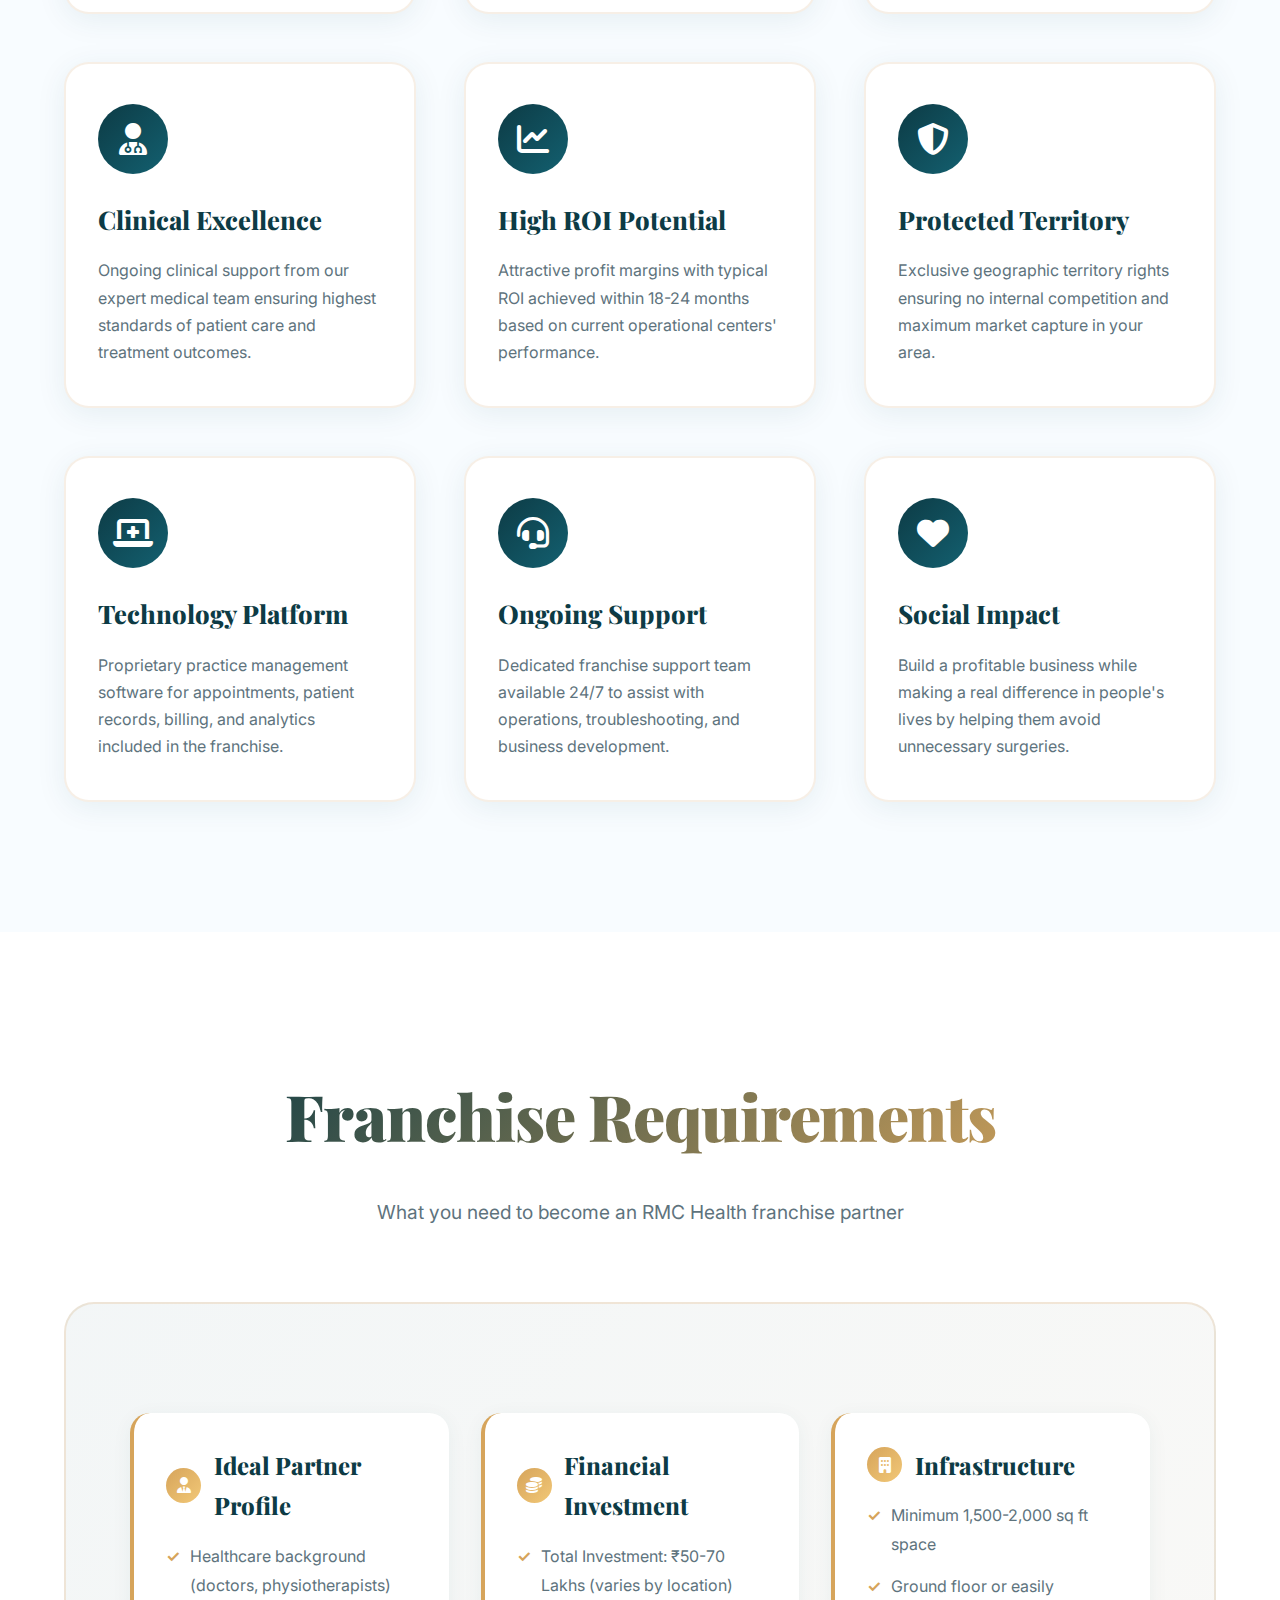
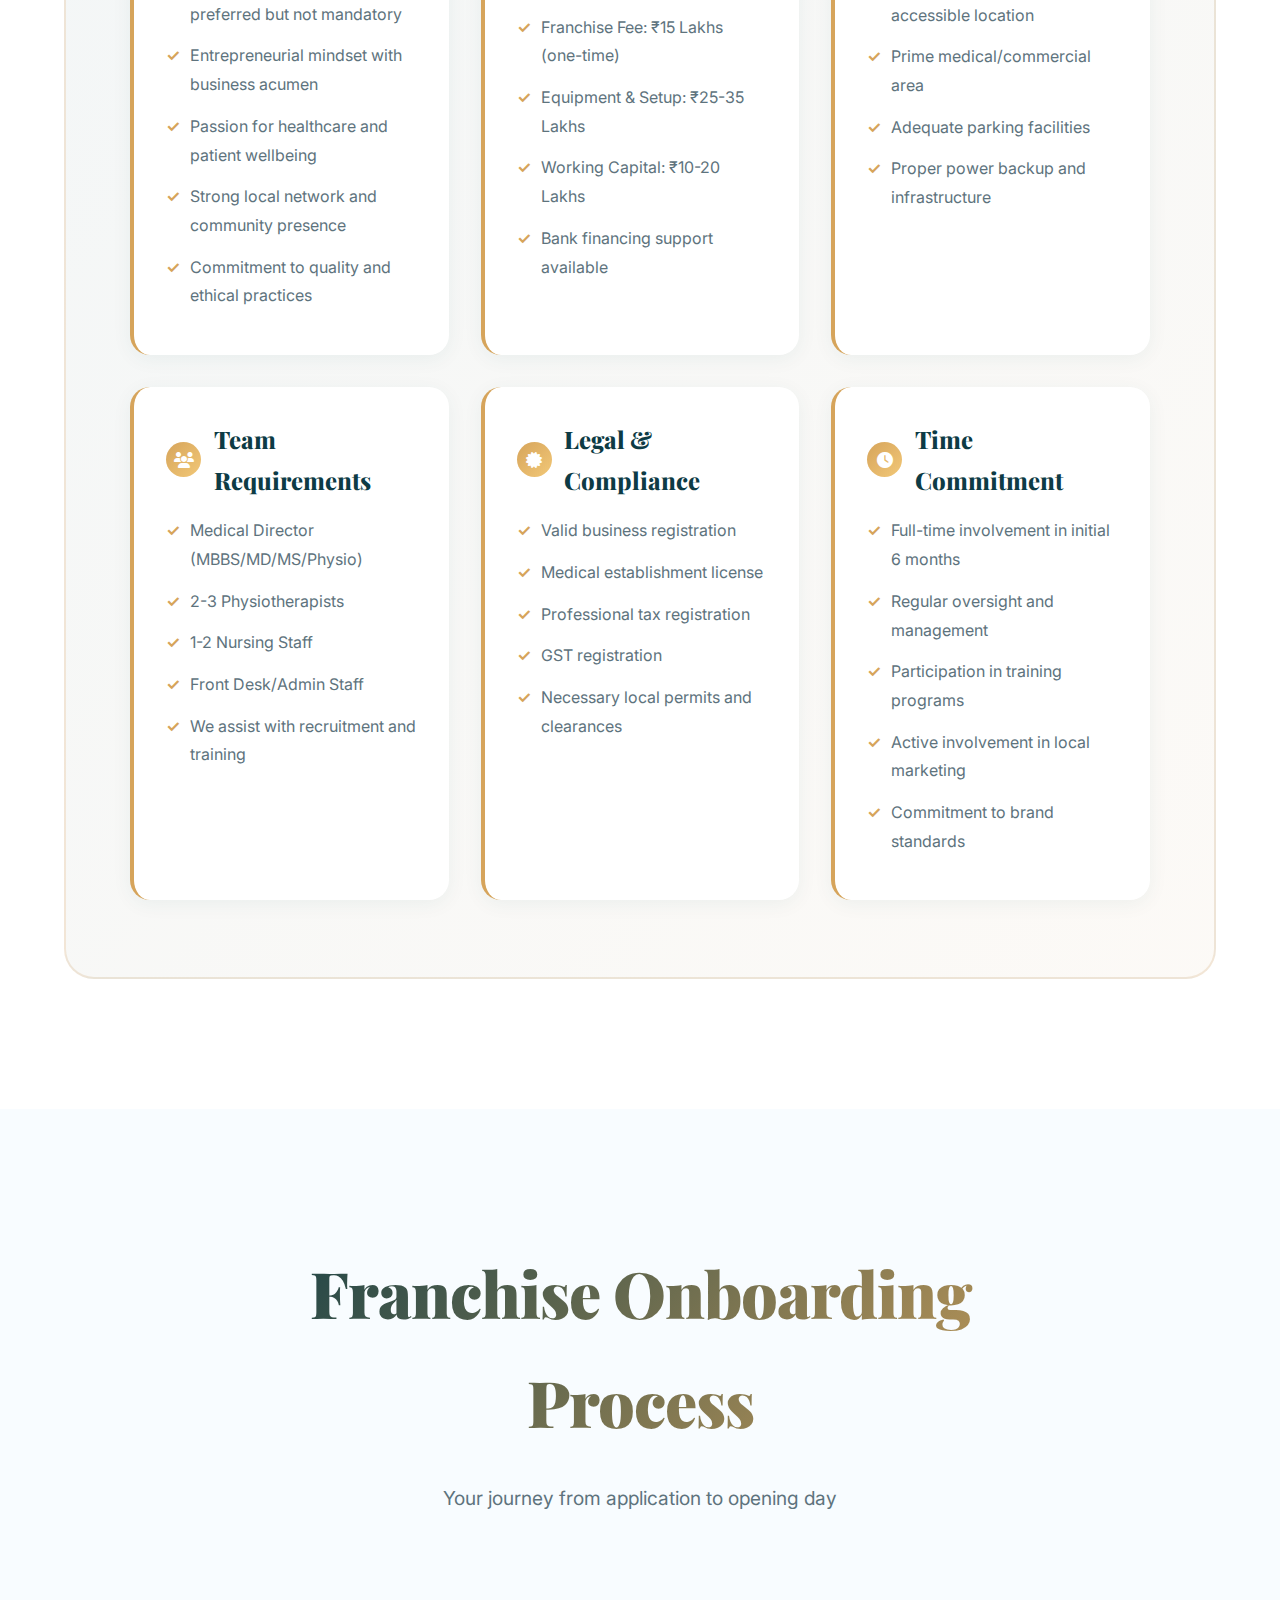
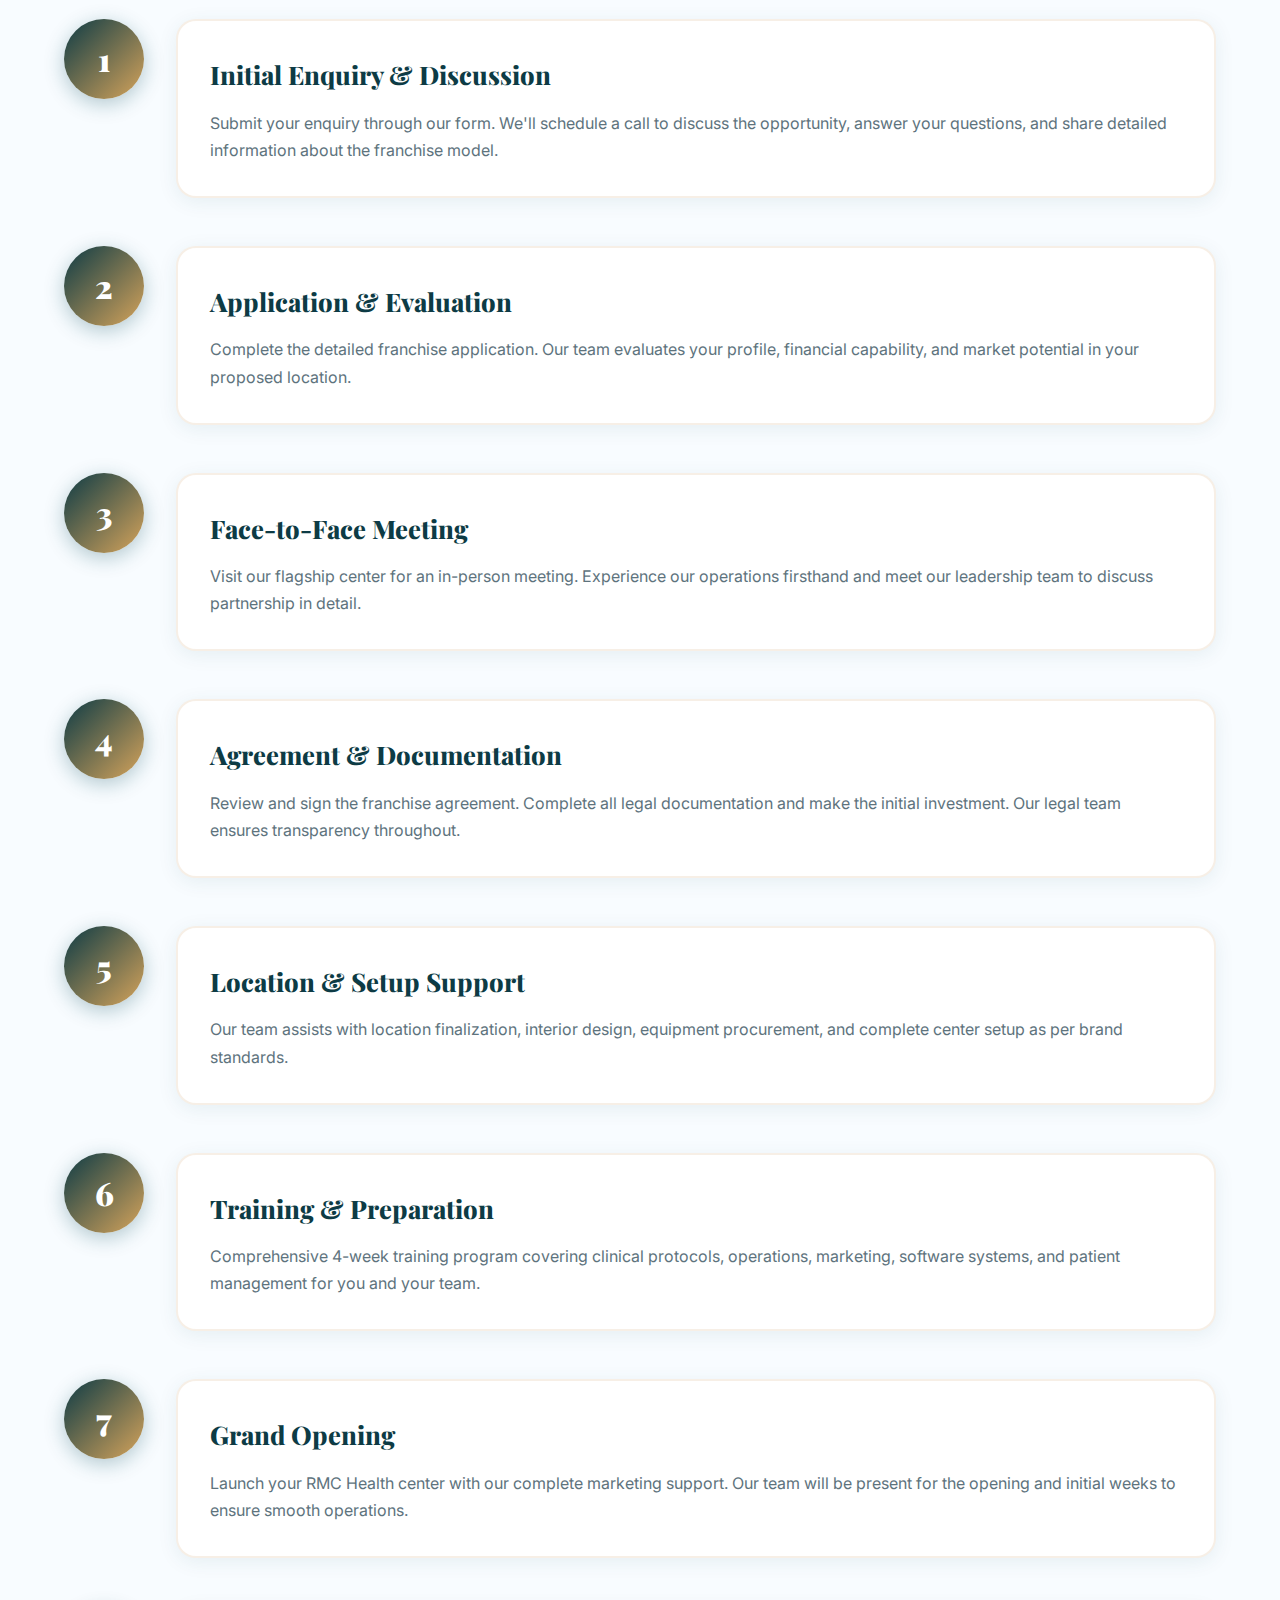
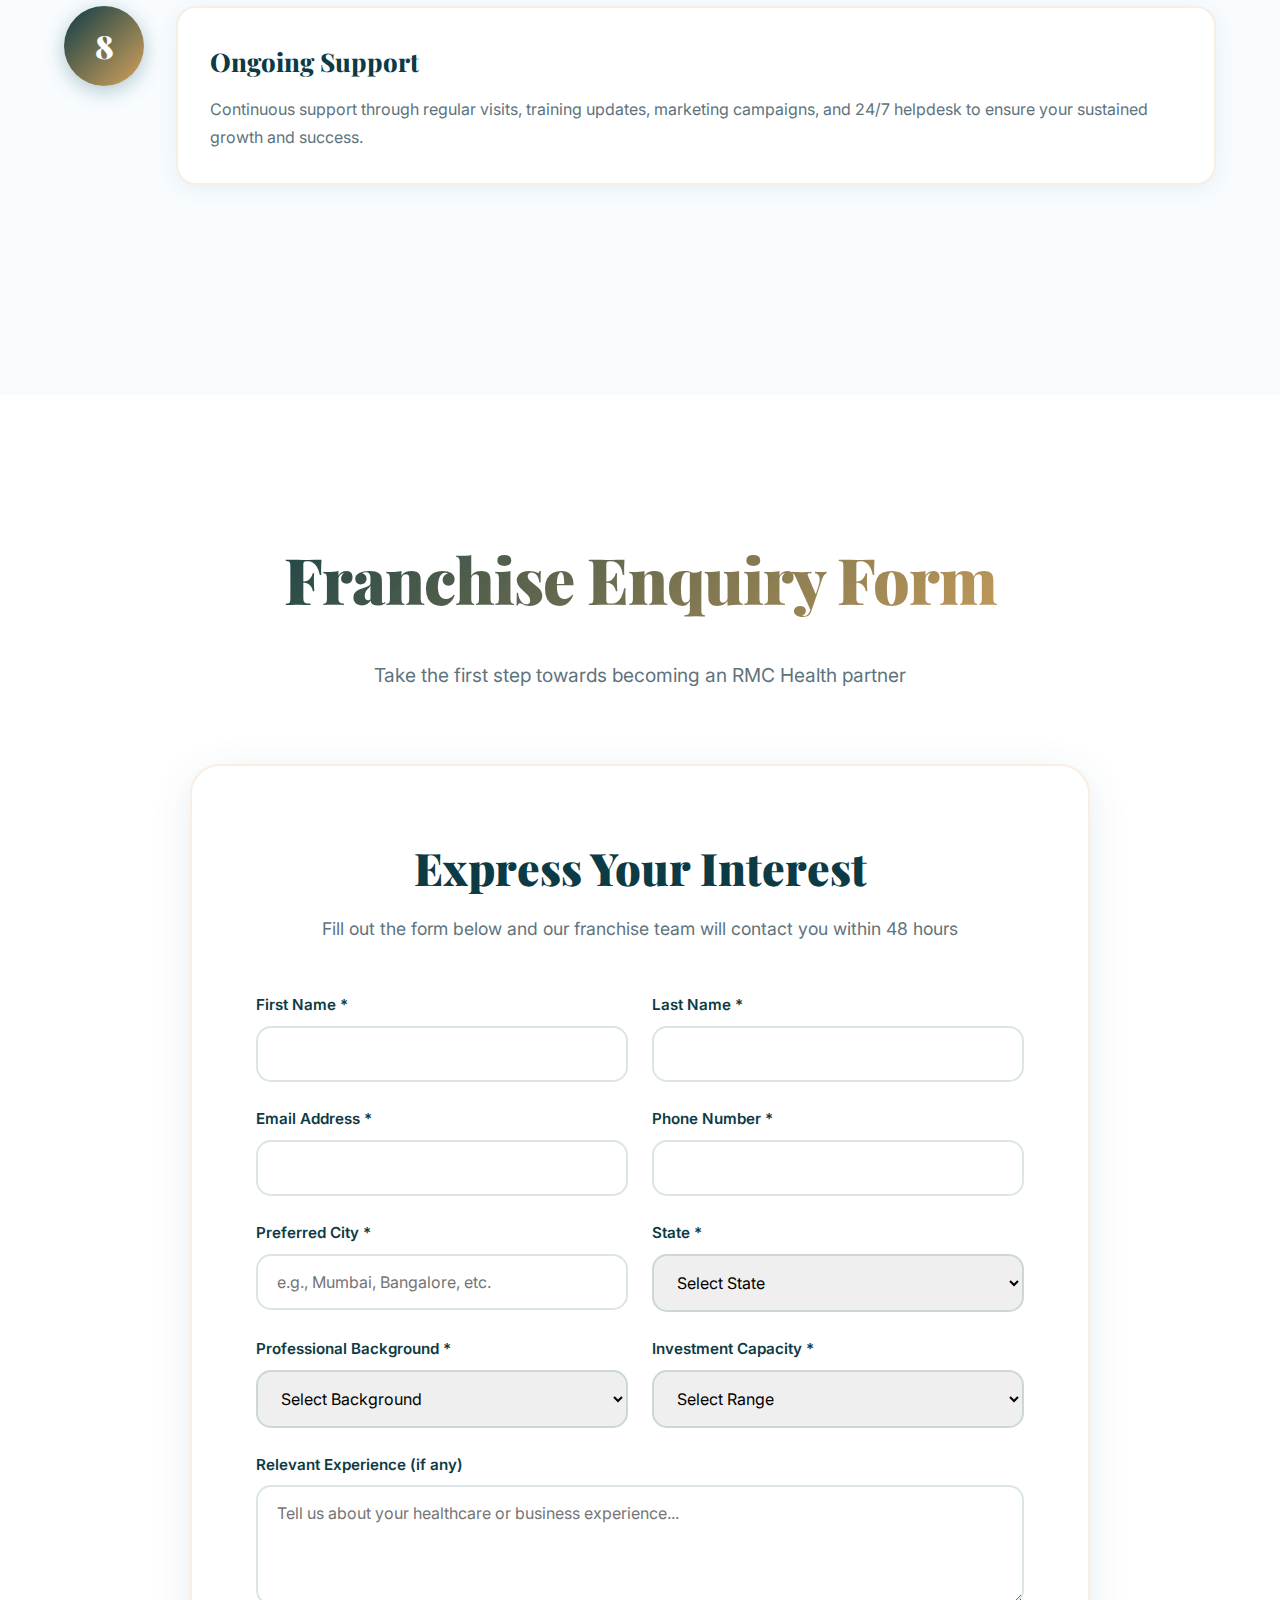
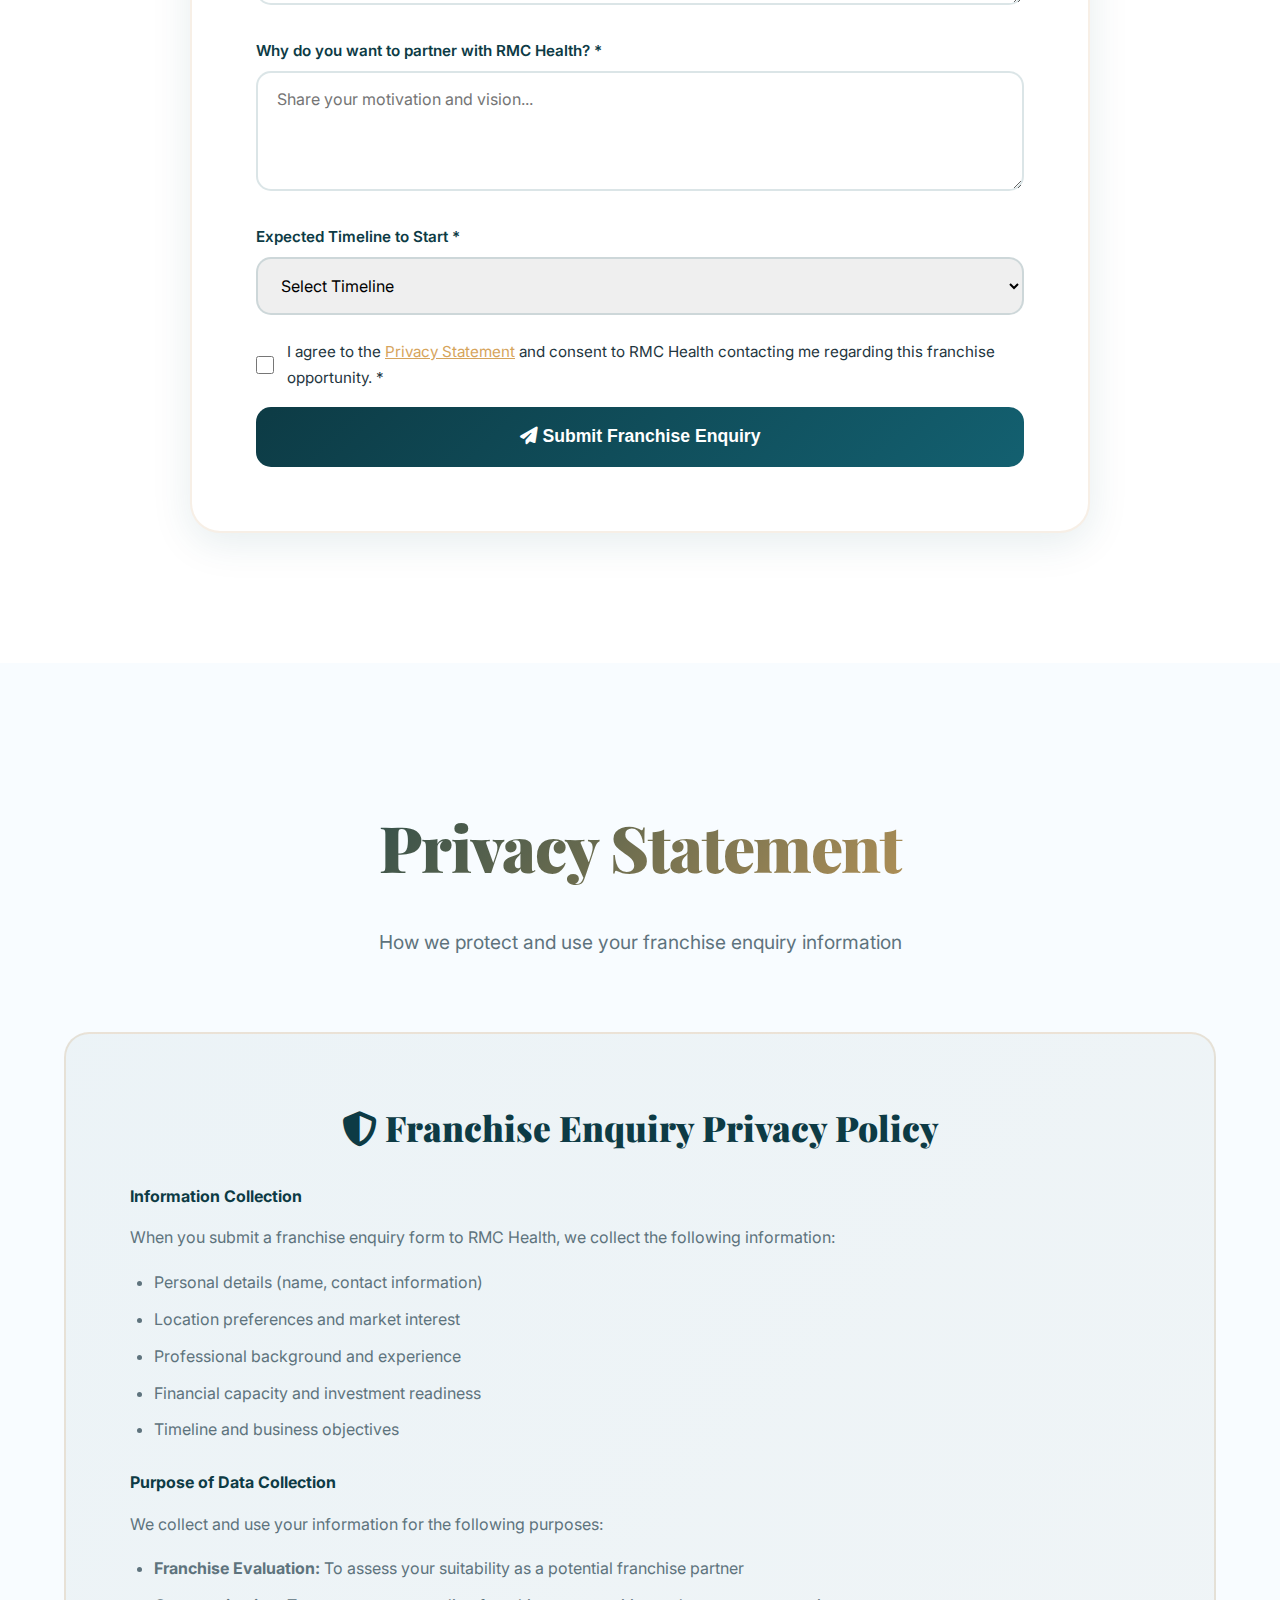
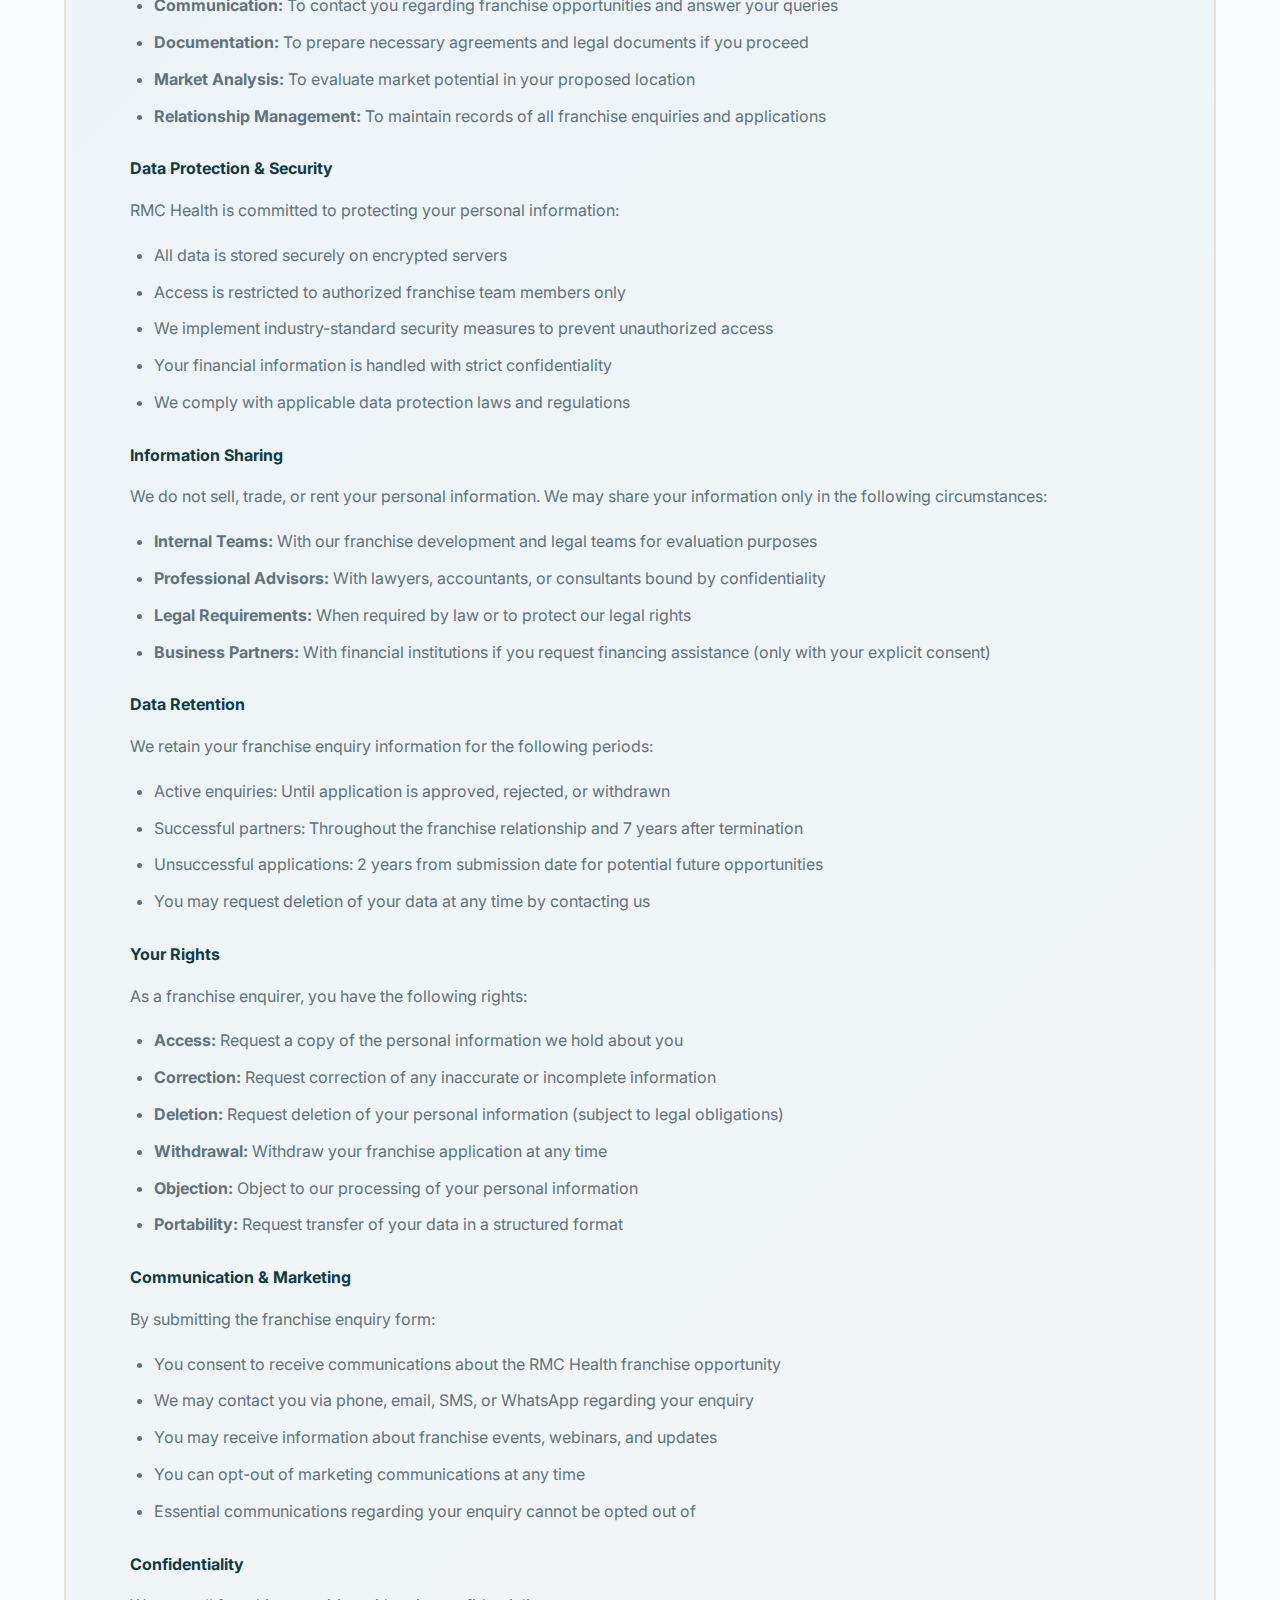
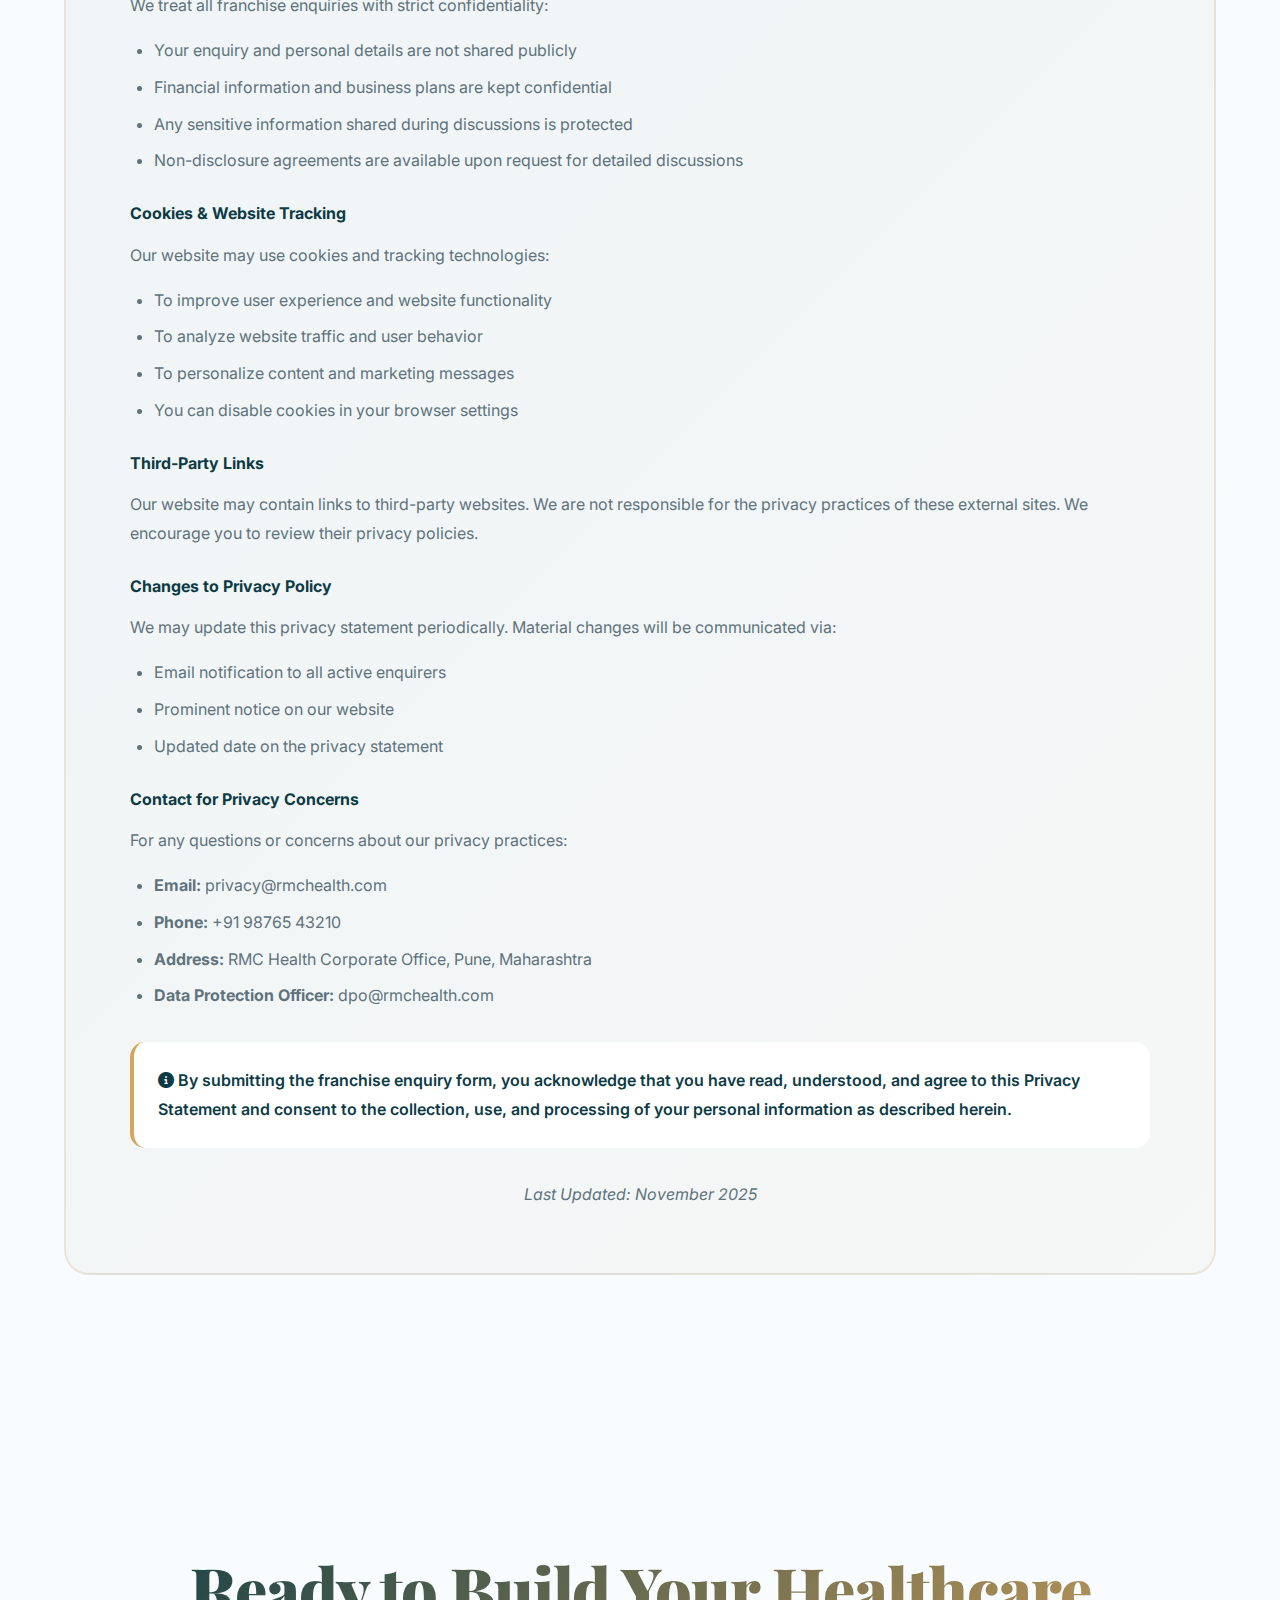
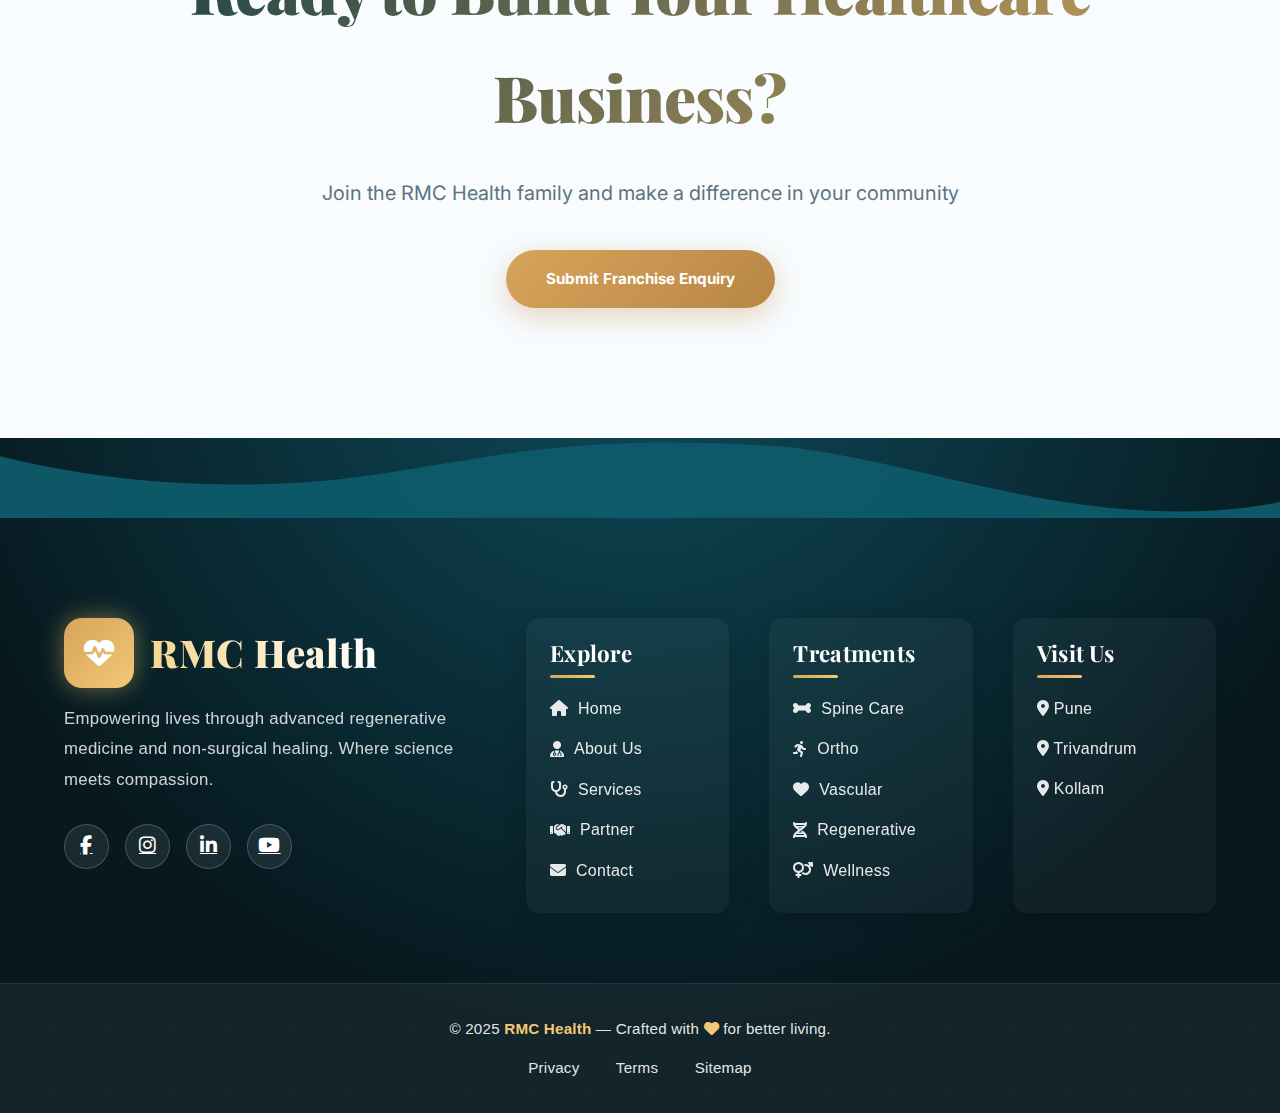
<file: partner.html>
<!DOCTYPE html>
<html lang="en">
<head>
    <meta charset="UTF-8">
    <meta name="viewport" content="width=device-width, initial-scale=1.0">
    <title>Partner With Us - RMC Health</title>
    <link href="https://fonts.googleapis.com/css2?family=Playfair+Display:wght@400;500;600;700;800;900&family=Inter:wght@300;400;500;600;700;800;900&display=swap" rel="stylesheet">
    <link rel="stylesheet" href="style.css">
    <link rel="stylesheet" href="https://cdnjs.cloudflare.com/ajax/libs/font-awesome/6.5.0/css/all.min.css">
    <style>
        /* Partner Page Styles */
        .page-header {
            background: linear-gradient(135deg, rgba(199, 230, 247, 0.95) 0%, rgba(228, 234, 237, 0.9) 60%),
                        url('https://images.unsplash.com/photo-1560179707-f14e90ef3623?q=80&w=2073&auto=format&fit=crop') center/cover;
            padding: clamp(140px, 20vh, 180px) clamp(1.5rem, 5vw, 6rem) clamp(60px, 10vh, 100px);
            margin-top: 75px;
            text-align: center;
        }

        .page-header h1 {
            font-family: 'Playfair Display', serif;
            font-size: clamp(2.5rem, 7vw, 4.5rem);
            font-weight: 900;
            background: linear-gradient(135deg, var(--primary), var(--accent));
            -webkit-background-clip: text;
            -webkit-text-fill-color: transparent;
            margin-bottom: 1rem;
        }

        .page-header p {
            font-size: clamp(1rem, 2vw, 1.3rem);
            color: var(--text-gray);
            max-width: 800px;
            margin: 0 auto;
        }

        .franchise-intro {
            text-align: center;
            max-width: 1000px;
            margin: 0 auto 3rem;
        }

        .intro-text {
            font-size: clamp(1.1rem, 2.5vw, 1.35rem);
            line-height: 1.9;
            color: var(--text-gray);
            font-weight: 400;
        }

        .stats-banner {
            background: linear-gradient(135deg, var(--primary), var(--primary-light));
            color: white;
            padding: clamp(3rem, 6vw, 4rem) clamp(2rem, 5vw, 3rem);
            border-radius: 30px;
            margin-bottom: 3rem;
            box-shadow: 0 15px 50px rgba(13, 79, 92, 0.2);
        }

        .stats-grid {
            display: grid;
            grid-template-columns: repeat(auto-fit, minmax(min(200px, 100%), 1fr));
            gap: 2rem;
            margin-top: 2rem;
        }

        .stat-item {
            text-align: center;
            padding: 1.5rem;
            background: rgba(255, 255, 255, 0.15);
            border-radius: 20px;
            backdrop-filter: blur(10px);
        }

        .stat-number {
            font-family: 'Playfair Display', serif;
            font-size: clamp(2.5rem, 5vw, 3.5rem);
            font-weight: 900;
            margin-bottom: 0.5rem;
        }

        .stat-label {
            font-size: 1rem;
            opacity: 0.95;
        }

        .why-partner-grid {
            display: grid;
            grid-template-columns: repeat(auto-fit, minmax(min(300px, 100%), 1fr));
            gap: clamp(2rem, 4vw, 3rem);
        }

        .benefit-card {
            background: white;
            padding: 2.5rem 2rem;
            border-radius: 25px;
            box-shadow: 0 6px 30px rgba(13, 79, 92, 0.08);
            transition: all 0.4s ease;
            border: 2px solid rgba(201, 150, 84, 0.15);
            position: relative;
            overflow: hidden;
        }

        .benefit-card::before {
            content: '';
            position: absolute;
            top: 0;
            left: 0;
            width: 100%;
            height: 4px;
            background: linear-gradient(90deg, var(--primary), var(--accent));
            transform: scaleX(0);
            transition: transform 0.4s ease;
        }

        .benefit-card:hover {
            transform: translateY(-10px);
            box-shadow: 0 15px 50px rgba(13, 79, 92, 0.12);
            border-color: var(--accent);
        }

        .benefit-card:hover::before {
            transform: scaleX(1);
        }

        .benefit-icon {
            width: 70px;
            height: 70px;
            background: linear-gradient(135deg, var(--primary), var(--primary-light));
            border-radius: 50%;
            display: flex;
            align-items: center;
            justify-content: center;
            font-size: 2rem;
            color: white;
            margin-bottom: 1.5rem;
        }

        .benefit-card h3 {
            font-family: 'Playfair Display', serif;
            font-size: clamp(1.3rem, 2.5vw, 1.6rem);
            color: var(--primary);
            margin-bottom: 1rem;
            font-weight: 800;
        }

        .benefit-card p {
            color: var(--text-gray);
            line-height: 1.7;
        }

        .requirements-section {
            background: linear-gradient(135deg, rgba(13, 79, 92, 0.05), rgba(201, 150, 84, 0.05));
            padding: clamp(3rem, 6vw, 5rem) clamp(2rem, 5vw, 4rem);
            border-radius: 30px;
            border: 2px solid rgba(201, 150, 84, 0.2);
        }

        .requirements-grid {
            display: grid;
            grid-template-columns: repeat(auto-fit, minmax(min(280px, 100%), 1fr));
            gap: 2rem;
            margin-top: 2rem;
        }

        .requirement-card {
            background: white;
            padding: 2rem;
            border-radius: 20px;
            box-shadow: 0 4px 20px rgba(13, 79, 92, 0.06);
            border-left: 4px solid var(--accent);
        }

        .requirement-card h4 {
            font-family: 'Playfair Display', serif;
            font-size: clamp(1.2rem, 2vw, 1.5rem);
            color: var(--primary);
            margin-bottom: 1rem;
            font-weight: 800;
            display: flex;
            align-items: center;
            gap: 0.8rem;
        }

        .requirement-card h4 i {
            width: 35px;
            height: 35px;
            background: linear-gradient(135deg, var(--accent), var(--accent-light));
            color: white;
            border-radius: 50%;
            display: flex;
            align-items: center;
            justify-content: center;
            font-size: 1rem;
            flex-shrink: 0;
        }

        .requirement-card ul {
            list-style: none;
            padding: 0;
        }

        .requirement-card ul li {
            color: var(--text-gray);
            line-height: 1.8;
            margin-bottom: 0.8rem;
            padding-left: 1.5rem;
            position: relative;
        }

        .requirement-card ul li::before {
            content: '✓';
            position: absolute;
            left: 0;
            color: var(--accent);
            font-weight: bold;
        }

        .process-timeline {
            position: relative;
            padding: 2rem 0;
        }

        .timeline-item {
            display: grid;
            grid-template-columns: 80px 1fr;
            gap: 2rem;
            margin-bottom: 3rem;
            position: relative;
        }

        .timeline-number {
            width: 80px;
            height: 80px;
            background: linear-gradient(135deg, var(--primary), var(--accent));
            color: white;
            border-radius: 50%;
            display: flex;
            align-items: center;
            justify-content: center;
            font-family: 'Playfair Display', serif;
            font-size: 2rem;
            font-weight: 900;
            box-shadow: 0 5px 20px rgba(13, 79, 92, 0.3);
        }

        .timeline-content {
            background: white;
            padding: 2rem;
            border-radius: 20px;
            box-shadow: 0 4px 20px rgba(13, 79, 92, 0.08);
            border: 2px solid rgba(201, 150, 84, 0.15);
        }

        .timeline-content h4 {
            font-family: 'Playfair Display', serif;
            font-size: clamp(1.3rem, 2vw, 1.6rem);
            color: var(--primary);
            margin-bottom: 0.8rem;
            font-weight: 800;
        }

        .timeline-content p {
            color: var(--text-gray);
            line-height: 1.7;
        }

        .form-container {
            background: white;
            padding: clamp(2.5rem, 5vw, 4rem);
            border-radius: 30px;
            box-shadow: 0 10px 40px rgba(13, 79, 92, 0.1);
            border: 2px solid rgba(201, 150, 84, 0.15);
            max-width: 900px;
            margin: 0 auto;
        }

        .form-header {
            text-align: center;
            margin-bottom: 3rem;
        }

        .form-header h2 {
            font-family: 'Playfair Display', serif;
            font-size: clamp(2rem, 4vw, 2.8rem);
            color: var(--primary);
            margin-bottom: 0.5rem;
            font-weight: 900;
        }

        .form-header p {
            color: var(--text-gray);
            font-size: 1.1rem;
        }

        .form-group {
            margin-bottom: 1.5rem;
        }

        .form-group label {
            display: block;
            margin-bottom: 0.5rem;
            color: var(--primary);
            font-weight: 600;
            font-size: 0.95rem;
        }

        .form-group input,
        .form-group select,
        .form-group textarea {
            width: 100%;
            padding: 1rem 1.2rem;
            border: 2px solid rgba(13, 79, 92, 0.15);
            border-radius: 15px;
            font-size: 1rem;
            font-family: 'Inter', sans-serif;
            transition: all 0.3s ease;
        }

        .form-group input:focus,
        .form-group select:focus,
        .form-group textarea:focus {
            outline: none;
            border-color: var(--accent);
            box-shadow: 0 0 0 4px rgba(201, 150, 84, 0.1);
        }

        .form-group textarea {
            resize: vertical;
            min-height: 120px;
        }

        .form-row {
            display: grid;
            grid-template-columns: repeat(auto-fit, minmax(min(250px, 100%), 1fr));
            gap: 1.5rem;
        }

        .checkbox-group {
            display: flex;
            align-items: center;
            gap: 0.8rem;
            margin-top: 1.5rem;
        }

        .checkbox-group input[type="checkbox"] {
            width: 20px;
            height: 20px;
            cursor: pointer;
        }

        .checkbox-group label {
            margin: 0;
            font-weight: 400;
            font-size: 0.95rem;
        }

        .submit-btn {
            background: linear-gradient(135deg, var(--primary), var(--primary-light));
            color: white;
            padding: 1.2rem 3rem;
            border: none;
            border-radius: 15px;
            font-size: 1.1rem;
            font-weight: 700;
            cursor: pointer;
            transition: all 0.3s ease;
            width: 100%;
            margin-top: 1rem;
        }

        .submit-btn:hover {
            transform: translateY(-2px);
            box-shadow: 0 10px 30px rgba(13, 79, 92, 0.3);
        }

        .privacy-section {
            background: linear-gradient(135deg, rgba(13, 79, 92, 0.05), rgba(201, 150, 84, 0.05));
            padding: clamp(2.5rem, 5vw, 4rem);
            border-radius: 25px;
            border: 2px solid rgba(201, 150, 84, 0.2);
            margin-top: 3rem;
        }

        .privacy-section h3 {
            font-family: 'Playfair Display', serif;
            font-size: clamp(1.6rem, 3vw, 2.2rem);
            color: var(--primary);
            margin-bottom: 1.5rem;
            font-weight: 900;
            text-align: center;
        }

        .privacy-content {
            color: var(--text-gray);
            line-height: 1.8;
        }

        .privacy-content h4 {
            color: var(--primary);
            font-weight: 700;
            margin-top: 1.5rem;
            margin-bottom: 0.8rem;
        }

        .privacy-content ul {
            padding-left: 1.5rem;
            margin: 1rem 0;
        }

        .privacy-content ul li {
            margin-bottom: 0.5rem;
        }

        .highlight-box {
            background: linear-gradient(135deg, var(--accent), var(--accent-light));
            color: white;
            padding: 2rem;
            border-radius: 20px;
            margin: 2rem 0;
            text-align: center;
        }

        .highlight-box h3 {
            font-family: 'Playfair Display', serif;
            font-size: clamp(1.5rem, 3vw, 2rem);
            margin-bottom: 1rem;
            font-weight: 900;
        }

        .highlight-box p {
            font-size: 1.1rem;
            line-height: 1.7;
            opacity: 0.95;
        }

        @media (max-width: 768px) {
            .timeline-item {
                grid-template-columns: 60px 1fr;
                gap: 1rem;
            }

            .timeline-number {
                width: 60px;
                height: 60px;
                font-size: 1.5rem;
            }
        }
    </style>
</head>
<body>
     <header id="header">
  <nav>
    <div class="logo">
      <!-- 🩺 Replace this with your actual logo path -->
      <img src="assets/rmc c logo  only.png" alt="RMC Health Logo" class="logo-img">
      <span>RMC Health</span>
    </div>

    <div class="menu-toggle" id="menuToggle">
      <span></span>
      <span></span>
      <span></span>
    </div>

    <ul class="nav-links" id="navLinks">
      <li><a href="index.html">Home</a></li>

      <li class="dropdown">
        <a href="about.html" class="dropdown-toggle">About Us</a>
        <ul class="dropdown-menu">
          <li><a href="#overview">Overview</a></li>
          <li><a href="#vision-mission">Vision & Mission</a></li>
          <li><a href="#philosophy">Core Philosophy</a></li>
          <li><a href="#values">Core Values</a></li>
          <li><a href="#team">Meet Our Team</a></li>
        </ul>
      </li>

      <li class="dropdown">
        <a href="service.html" class="dropdown-toggle">Services</a>
        <ul class="dropdown-menu">
          <li><a href="#spine-care">Spine Care</a></li>
          <li><a href="#ortho-care">Ortho Care</a></li>
          <li><a href="#wound-care">Wound Care</a></li>
          <li><a href="#vascular-health">Vascular Health</a></li>
          <li><a href="#ed-clinic">ED Clinic</a></li>
          <li><a href="#metabolic-wellness">Metabolic & Wellness</a></li>
          <li><a href="#physiotherapy">Physiotherapy</a></li>
        </ul>
      </li>

      <li class="dropdown">
        <a href="regenerative.html" class="dropdown-toggle">Regenerative Medicine</a>
        <ul class="dropdown-menu">
          <li><a href="#prp-therapy">PRP Therapy</a></li>
          <li><a href="#gfc-therapy">GFC Therapy</a></li>
          <li><a href="#hyaluronic-acid">Hyaluronic Acid</a></li>
          <li><a href="#ozone-therapy">Ozone Therapy</a></li>
          <li><a href="#stem-cell">Stem Cell Therapy</a></li>
        </ul>
      </li>

      <li><a href="partner.html">Partner With Us</a></li>
      <li><a href="contact .html" class="contact-btn">Contact Us</a></li>
    </ul>
  </nav>
</header>

    <!-- Page Header -->
    <section class="page-header">
        <h1>Partner With RMC Health</h1>
        <p>Join India's fastest-growing non-surgical healthcare franchise network</p>
    </section>

    <!-- Franchise Overview -->
    <section class="section" id="franchise-overview">
        <div class="franchise-intro">
            <p class="intro-text">RMC Health offers a unique franchise opportunity to passionate healthcare entrepreneurs who want to make a difference while building a profitable business. Join our mission to bring world-class, non-surgical healthcare to communities across India.</p>
        </div>

        <div class="stats-banner">
            <h2 style="font-family: 'Playfair Display', serif; font-size: clamp(2rem, 4vw, 3rem); font-weight: 900; text-align: center; margin-bottom: 1rem;">Our Success Story</h2>
            <p style="text-align: center; font-size: 1.1rem; opacity: 0.95; margin-bottom: 2rem;">Building a network of excellence across India</p>
            
            <div class="stats-grid">
                <div class="stat-item">
                    <div class="stat-number">10+</div>
                    <div class="stat-label">Years of Excellence</div>
                </div>
                <div class="stat-item">
                    <div class="stat-number">3</div>
                    <div class="stat-label">Operational Centers</div>
                </div>
                <div class="stat-item">
                    <div class="stat-number">10,000+</div>
                    <div class="stat-label">Patients Treated</div>
                </div>
                <div class="stat-item">
                    <div class="stat-number">500+</div>
                    <div class="stat-label">Limbs Saved</div>
                </div>
                <div class="stat-item">
                    <div class="stat-number">95%</div>
                    <div class="stat-label">Patient Satisfaction</div>
                </div>
                <div class="stat-item">
                    <div class="stat-number">FDA</div>
                    <div class="stat-label">Approved Technology</div>
                </div>
            </div>
        </div>

        <div class="highlight-box">
            <h3>🎯 Our Franchise Model</h3>
            <p>We offer a comprehensive franchise package that includes complete setup support, training, marketing, and ongoing operational guidance. Partner with a proven brand that prioritizes patient outcomes and sustainable business growth.</p>
        </div>
    </section>

    <!-- Why Partner Section -->
    <section class="section section-alt" id="why-partner">
        <div class="section-header">
            <h2>Why Partner With RMC Health?</h2>
            <p>Compelling reasons to join India's leading non-surgical healthcare network</p>
        </div>

        <div class="why-partner-grid">
            <div class="benefit-card">
                <div class="benefit-icon">
                    <i class="fas fa-trophy"></i>
                </div>
                <h3>Proven Business Model</h3>
                <p>Our franchise model has been tested and refined over 10+ years with consistent profitability and growth across all centers.</p>
            </div>

            <div class="benefit-card">
                <div class="benefit-icon">
                    <i class="fas fa-rocket"></i>
                </div>
                <h3>Growing Market Demand</h3>
                <p>The non-surgical treatment market is growing at 25% annually in India, with increasing awareness about conservative healthcare options.</p>
            </div>

            <div class="benefit-card">
                <div class="benefit-icon">
                    <i class="fas fa-hands-helping"></i>
                </div>
                <h3>Complete Setup Support</h3>
                <p>From location selection to equipment procurement, interior design to staff recruitment - we handle everything to get you started.</p>
            </div>

            <div class="benefit-card">
                <div class="benefit-icon">
                    <i class="fas fa-graduation-cap"></i>
                </div>
                <h3>Comprehensive Training</h3>
                <p>Intensive training programs for you and your team covering clinical protocols, operations, marketing, and patient management.</p>
            </div>

            <div class="benefit-card">
                <div class="benefit-icon">
                    <i class="fas fa-bullhorn"></i>
                </div>
                <h3>Marketing Support</h3>
                <p>National brand recognition, digital marketing campaigns, social media content, and local marketing strategies provided continuously.</p>
            </div>

            <div class="benefit-card">
                <div class="benefit-icon">
                    <i class="fas fa-microscope"></i>
                </div>
                <h3>Advanced Technology</h3>
                <p>Access to FDA/EU-MDR approved medical equipment and cutting-edge treatment protocols that set you apart from competitors.</p>
            </div>

            <div class="benefit-card">
                <div class="benefit-icon">
                    <i class="fas fa-user-md"></i>
                </div>
                <h3>Clinical Excellence</h3>
                <p>Ongoing clinical support from our expert medical team ensuring highest standards of patient care and treatment outcomes.</p>
            </div>

            <div class="benefit-card">
                <div class="benefit-icon">
                    <i class="fas fa-chart-line"></i>
                </div>
                <h3>High ROI Potential</h3>
                <p>Attractive profit margins with typical ROI achieved within 18-24 months based on current operational centers' performance.</p>
            </div>

            <div class="benefit-card">
                <div class="benefit-icon">
                    <i class="fas fa-shield-alt"></i>
                </div>
                <h3>Protected Territory</h3>
                <p>Exclusive geographic territory rights ensuring no internal competition and maximum market capture in your area.</p>
            </div>

            <div class="benefit-card">
                <div class="benefit-icon">
                    <i class="fas fa-laptop-medical"></i>
                </div>
                <h3>Technology Platform</h3>
                <p>Proprietary practice management software for appointments, patient records, billing, and analytics included in the franchise.</p>
            </div>

            <div class="benefit-card">
                <div class="benefit-icon">
                    <i class="fas fa-headset"></i>
                </div>
                <h3>Ongoing Support</h3>
                <p>Dedicated franchise support team available 24/7 to assist with operations, troubleshooting, and business development.</p>
            </div>

            <div class="benefit-card">
                <div class="benefit-icon">
                    <i class="fas fa-heart"></i>
                </div>
                <h3>Social Impact</h3>
                <p>Build a profitable business while making a real difference in people's lives by helping them avoid unnecessary surgeries.</p>
            </div>
        </div>
    </section>

    <!-- Franchise Requirements -->
    <section class="section" id="requirements">
        <div class="section-header">
            <h2>Franchise Requirements</h2>
            <p>What you need to become an RMC Health franchise partner</p>
        </div>

        <div class="requirements-section">
            <div class="requirements-grid">
                <div class="requirement-card">
                    <h4><i class="fas fa-user-tie"></i> Ideal Partner Profile</h4>
                    <ul>
                        <li>Healthcare background (doctors, physiotherapists) preferred but not mandatory</li>
                        <li>Entrepreneurial mindset with business acumen</li>
                        <li>Passion for healthcare and patient wellbeing</li>
                        <li>Strong local network and community presence</li>
                        <li>Commitment to quality and ethical practices</li>
                    </ul>
                </div>

                <div class="requirement-card">
                    <h4><i class="fas fa-coins"></i> Financial Investment</h4>
                    <ul>
                        <li>Total Investment: ₹50-70 Lakhs (varies by location)</li>
                        <li>Franchise Fee: ₹15 Lakhs (one-time)</li>
                        <li>Equipment & Setup: ₹25-35 Lakhs</li>
                        <li>Working Capital: ₹10-20 Lakhs</li>
                        <li>Bank financing support available</li>
                    </ul>
                </div>

                <div class="requirement-card">
                    <h4><i class="fas fa-building"></i> Infrastructure</h4>
                    <ul>
                        <li>Minimum 1,500-2,000 sq ft space</li>
                        <li>Ground floor or easily accessible location</li>
                        <li>Prime medical/commercial area</li>
                        <li>Adequate parking facilities</li>
                        <li>Proper power backup and infrastructure</li>
                    </ul>
                </div>

                <div class="requirement-card">
                    <h4><i class="fas fa-users"></i> Team Requirements</h4>
                    <ul>
                        <li>Medical Director (MBBS/MD/MS/Physio)</li>
                        <li>2-3 Physiotherapists</li>
                        <li>1-2 Nursing Staff</li>
                        <li>Front Desk/Admin Staff</li>
                        <li>We assist with recruitment and training</li>
                    </ul>
                </div>

                <div class="requirement-card">
                    <h4><i class="fas fa-certificate"></i> Legal & Compliance</h4>
                    <ul>
                        <li>Valid business registration</li>
                        <li>Medical establishment license</li>
                        <li>Professional tax registration</li>
                        <li>GST registration</li>
                        <li>Necessary local permits and clearances</li>
                    </ul>
                </div>

                <div class="requirement-card">
                    <h4><i class="fas fa-clock"></i> Time Commitment</h4>
                    <ul>
                        <li>Full-time involvement in initial 6 months</li>
                        <li>Regular oversight and management</li>
                        <li>Participation in training programs</li>
                        <li>Active involvement in local marketing</li>
                        <li>Commitment to brand standards</li>
                    </ul>
                </div>
            </div>
        </div>
    </section>

    <!-- Franchise Process -->
    <section class="section section-alt" id="process">
        <div class="section-header">
            <h2>Franchise Onboarding Process</h2>
            <p>Your journey from application to opening day</p>
        </div>

        <div class="process-timeline">
            <div class="timeline-item">
                <div class="timeline-number">1</div>
                <div class="timeline-content">
                    <h4>Initial Enquiry & Discussion</h4>
                    <p>Submit your enquiry through our form. We'll schedule a call to discuss the opportunity, answer your questions, and share detailed information about the franchise model.</p>
                </div>
            </div>

            <div class="timeline-item">
                <div class="timeline-number">2</div>
                <div class="timeline-content">
                    <h4>Application & Evaluation</h4>
                    <p>Complete the detailed franchise application. Our team evaluates your profile, financial capability, and market potential in your proposed location.</p>
                </div>
            </div>

            <div class="timeline-item">
                <div class="timeline-number">3</div>
                <div class="timeline-content">
                    <h4>Face-to-Face Meeting</h4>
                    <p>Visit our flagship center for an in-person meeting. Experience our operations firsthand and meet our leadership team to discuss partnership in detail.</p>
                </div>
            </div>

            <div class="timeline-item">
                <div class="timeline-number">4</div>
                <div class="timeline-content">
                    <h4>Agreement & Documentation</h4>
                    <p>Review and sign the franchise agreement. Complete all legal documentation and make the initial investment. Our legal team ensures transparency throughout.</p>
                </div>
            </div>

            <div class="timeline-item">
                <div class="timeline-number">5</div>
                <div class="timeline-content">
                    <h4>Location & Setup Support</h4>
                    <p>Our team assists with location finalization, interior design, equipment procurement, and complete center setup as per brand standards.</p>
                </div>
            </div>

            <div class="timeline-item">
                <div class="timeline-number">6</div>
                <div class="timeline-content">
                    <h4>Training & Preparation</h4>
                    <p>Comprehensive 4-week training program covering clinical protocols, operations, marketing, software systems, and patient management for you and your team.</p>
                </div>
            </div>

            <div class="timeline-item">
                <div class="timeline-number">7</div>
                <div class="timeline-content">
                    <h4>Grand Opening</h4>
                    <p>Launch your RMC Health center with our complete marketing support. Our team will be present for the opening and initial weeks to ensure smooth operations.</p>
                </div>
            </div>

            <div class="timeline-item">
                <div class="timeline-number">8</div>
                <div class="timeline-content">
                    <h4>Ongoing Support</h4>
                    <p>Continuous support through regular visits, training updates, marketing campaigns, and 24/7 helpdesk to ensure your sustained growth and success.</p>
                </div>
            </div>
        </div>
    </section>

    <!-- Enquiry Form -->
    <section class="section" id="enquiry-form">
        <div class="section-header">
            <h2>Franchise Enquiry Form</h2>
            <p>Take the first step towards becoming an RMC Health partner</p>
        </div>

        <div class="form-container">
            <div class="form-header">
                <h2>Express Your Interest</h2>
                <p>Fill out the form below and our franchise team will contact you within 48 hours</p>
            </div>

            <form id="franchiseForm">
                <div class="form-row">
                    <div class="form-group">
                        <label for="firstName">First Name *</label>
                        <input type="text" id="firstName" name="firstName" required>
                    </div>
                    <div class="form-group">
                        <label for="lastName">Last Name *</label>
                        <input type="text" id="lastName" name="lastName" required>
                    </div>
                </div>

                <div class="form-row">
                    <div class="form-group">
                        <label for="email">Email Address *</label>
                        <input type="email" id="email" name="email" required>
                    </div>
                    <div class="form-group">
                        <label for="phone">Phone Number *</label>
                        <input type="tel" id="phone" name="phone" required>
                    </div>
                </div>

                <div class="form-row">
                    <div class="form-group">
                        <label for="city">Preferred City *</label>
                        <input type="text" id="city" name="city" placeholder="e.g., Mumbai, Bangalore, etc." required>
                    </div>
                    <div class="form-group">
                        <label for="state">State *</label>
                        <select id="state" name="state" required>
                            <option value="">Select State</option>
                            <option value="Andhra Pradesh">Andhra Pradesh</option>
                            <option value="Karnataka">Karnataka</option>
                            <option value="Kerala">Kerala</option>
                            <option value="Maharashtra">Maharashtra</option>
                            <option value="Tamil Nadu">Tamil Nadu</option>
                            <option value="Telangana">Telangana</option>
                            <option value="Other">Other</option>
                        </select>
                    </div>
                </div>

                <div class="form-row">
                    <div class="form-group">
                        <label for="background">Professional Background *</label>
                        <select id="background" name="background" required>
                            <option value="">Select Background</option>
                            <option value="Doctor (MBBS/MD/MS)">Doctor (MBBS/MD/MS)</option>
                            <option value="Physiotherapist">Physiotherapist</option>
                            <option value="Healthcare Professional">Healthcare Professional</option>
                            <option value="Business/Entrepreneur">Business/Entrepreneur</option>
                            <option value="Other">Other</option>
                        </select>
                    </div>
                    <div class="form-group">
                        <label for="investment">Investment Capacity *</label>
                        <select id="investment" name="investment" required>
                            <option value="">Select Range</option>
                            <option value="30-50 Lakhs">₹30-50 Lakhs</option>
                            <option value="50-70 Lakhs">₹50-70 Lakhs</option>
                            <option value="70 Lakhs+">₹70 Lakhs+</option>
                        </select>
                    </div>
                </div>

                <div class="form-group">
                    <label for="experience">Relevant Experience (if any)</label>
                    <textarea id="experience" name="experience" placeholder="Tell us about your healthcare or business experience..."></textarea>
                </div>

                <div class="form-group">
                    <label for="message">Why do you want to partner with RMC Health? *</label>
                    <textarea id="message" name="message" placeholder="Share your motivation and vision..." required></textarea>
                </div>

                <div class="form-group">
                    <label for="timeline">Expected Timeline to Start *</label>
                    <select id="timeline" name="timeline" required>
                        <option value="">Select Timeline</option>
                        <option value="Immediate (1-3 months)">Immediate (1-3 months)</option>
                        <option value="Short-term (3-6 months)">Short-term (3-6 months)</option>
                        <option value="Medium-term (6-12 months)">Medium-term (6-12 months)</option>
                        <option value="Long-term (12+ months)">Long-term (12+ months)</option>
                    </select>
                </div>

                <div class="checkbox-group">
                    <input type="checkbox" id="privacy" name="privacy" required>
                    <label for="privacy">I agree to the <a href="#privacy-statement" style="color: var(--accent); text-decoration: underline;">Privacy Statement</a> and consent to RMC Health contacting me regarding this franchise opportunity. *</label>
                </div>

                <button type="submit" class="submit-btn">
                    <i class="fas fa-paper-plane"></i> Submit Franchise Enquiry
                </button>
            </form>
        </div>
    </section>

    <!-- Privacy Statement -->
    <section class="section section-alt" id="privacy-statement">
        <div class="section-header">
            <h2>Privacy Statement</h2>
            <p>How we protect and use your franchise enquiry information</p>
        </div>

        <div class="privacy-section">
            <h3><i class="fas fa-shield-alt"></i> Franchise Enquiry Privacy Policy</h3>
            
            <div class="privacy-content">
                <h4>Information Collection</h4>
                <p>When you submit a franchise enquiry form to RMC Health, we collect the following information:</p>
                <ul>
                    <li>Personal details (name, contact information)</li>
                    <li>Location preferences and market interest</li>
                    <li>Professional background and experience</li>
                    <li>Financial capacity and investment readiness</li>
                    <li>Timeline and business objectives</li>
                </ul>

                <h4>Purpose of Data Collection</h4>
                <p>We collect and use your information for the following purposes:</p>
                <ul>
                    <li><strong>Franchise Evaluation:</strong> To assess your suitability as a potential franchise partner</li>
                    <li><strong>Communication:</strong> To contact you regarding franchise opportunities and answer your queries</li>
                    <li><strong>Documentation:</strong> To prepare necessary agreements and legal documents if you proceed</li>
                    <li><strong>Market Analysis:</strong> To evaluate market potential in your proposed location</li>
                    <li><strong>Relationship Management:</strong> To maintain records of all franchise enquiries and applications</li>
                </ul>

                <h4>Data Protection & Security</h4>
                <p>RMC Health is committed to protecting your personal information:</p>
                <ul>
                    <li>All data is stored securely on encrypted servers</li>
                    <li>Access is restricted to authorized franchise team members only</li>
                    <li>We implement industry-standard security measures to prevent unauthorized access</li>
                    <li>Your financial information is handled with strict confidentiality</li>
                    <li>We comply with applicable data protection laws and regulations</li>
                </ul>

                <h4>Information Sharing</h4>
                <p>We do not sell, trade, or rent your personal information. We may share your information only in the following circumstances:</p>
                <ul>
                    <li><strong>Internal Teams:</strong> With our franchise development and legal teams for evaluation purposes</li>
                    <li><strong>Professional Advisors:</strong> With lawyers, accountants, or consultants bound by confidentiality</li>
                    <li><strong>Legal Requirements:</strong> When required by law or to protect our legal rights</li>
                    <li><strong>Business Partners:</strong> With financial institutions if you request financing assistance (only with your explicit consent)</li>
                </ul>

                <h4>Data Retention</h4>
                <p>We retain your franchise enquiry information for the following periods:</p>
                <ul>
                    <li>Active enquiries: Until application is approved, rejected, or withdrawn</li>
                    <li>Successful partners: Throughout the franchise relationship and 7 years after termination</li>
                    <li>Unsuccessful applications: 2 years from submission date for potential future opportunities</li>
                    <li>You may request deletion of your data at any time by contacting us</li>
                </ul>

                <h4>Your Rights</h4>
                <p>As a franchise enquirer, you have the following rights:</p>
                <ul>
                    <li><strong>Access:</strong> Request a copy of the personal information we hold about you</li>
                    <li><strong>Correction:</strong> Request correction of any inaccurate or incomplete information</li>
                    <li><strong>Deletion:</strong> Request deletion of your personal information (subject to legal obligations)</li>
                    <li><strong>Withdrawal:</strong> Withdraw your franchise application at any time</li>
                    <li><strong>Objection:</strong> Object to our processing of your personal information</li>
                    <li><strong>Portability:</strong> Request transfer of your data in a structured format</li>
                </ul>

                <h4>Communication & Marketing</h4>
                <p>By submitting the franchise enquiry form:</p>
                <ul>
                    <li>You consent to receive communications about the RMC Health franchise opportunity</li>
                    <li>We may contact you via phone, email, SMS, or WhatsApp regarding your enquiry</li>
                    <li>You may receive information about franchise events, webinars, and updates</li>
                    <li>You can opt-out of marketing communications at any time</li>
                    <li>Essential communications regarding your enquiry cannot be opted out of</li>
                </ul>

                <h4>Confidentiality</h4>
                <p>We treat all franchise enquiries with strict confidentiality:</p>
                <ul>
                    <li>Your enquiry and personal details are not shared publicly</li>
                    <li>Financial information and business plans are kept confidential</li>
                    <li>Any sensitive information shared during discussions is protected</li>
                    <li>Non-disclosure agreements are available upon request for detailed discussions</li>
                </ul>

                <h4>Cookies & Website Tracking</h4>
                <p>Our website may use cookies and tracking technologies:</p>
                <ul>
                    <li>To improve user experience and website functionality</li>
                    <li>To analyze website traffic and user behavior</li>
                    <li>To personalize content and marketing messages</li>
                    <li>You can disable cookies in your browser settings</li>
                </ul>

                <h4>Third-Party Links</h4>
                <p>Our website may contain links to third-party websites. We are not responsible for the privacy practices of these external sites. We encourage you to review their privacy policies.</p>

                <h4>Changes to Privacy Policy</h4>
                <p>We may update this privacy statement periodically. Material changes will be communicated via:</p>
                <ul>
                    <li>Email notification to all active enquirers</li>
                    <li>Prominent notice on our website</li>
                    <li>Updated date on the privacy statement</li>
                </ul>

                <h4>Contact for Privacy Concerns</h4>
                <p>For any questions or concerns about our privacy practices:</p>
                <ul>
                    <li><strong>Email:</strong> privacy@rmchealth.com</li>
                    <li><strong>Phone:</strong> +91 98765 43210</li>
                    <li><strong>Address:</strong> RMC Health Corporate Office, Pune, Maharashtra</li>
                    <li><strong>Data Protection Officer:</strong> dpo@rmchealth.com</li>
                </ul>

                <div style="background: white; padding: 1.5rem; border-radius: 15px; border-left: 4px solid var(--accent); margin-top: 2rem;">
                    <p style="margin: 0; font-weight: 600; color: var(--primary);">
                        <i class="fas fa-info-circle"></i> By submitting the franchise enquiry form, you acknowledge that you have read, understood, and agree to this Privacy Statement and consent to the collection, use, and processing of your personal information as described herein.
                    </p>
                </div>

                <p style="text-align: center; margin-top: 2rem; font-style: italic; color: var(--text-gray);">
                    Last Updated: November 2025
                </p>
            </div>
        </div>
    </section>

    <!-- CTA Section -->
    <section class="cta-section">
        <h2>Ready to Build Your Healthcare Business?</h2>
        <p>Join the RMC Health family and make a difference in your community</p>
        <a href="#enquiry-form" class="btn-primary">Submit Franchise Enquiry</a>
    </section>

    <!-- Footer -->
    <footer class="footer">
        <div class="footer-wave">
            <svg xmlns="http://www.w3.org/2000/svg" viewBox="0 0 1200 120" preserveAspectRatio="none">
                <path d="M985.66,92.83c-79-20.83-161.88-61.83-241.82-78.64C661.58,3.88,575.78,2.87,493.39,19.59c-57.8,11.73-114,31.07-172,41.86A600.21,600.21,0,0,1,0,27.35V120H1200V95.83C1132.19,118.92,1055.71,111.31,985.66,92.83Z" class="shape-fill"></path>
            </svg>
        </div>

        <div class="footer-inner">
            <div class="footer-brand">
                <div class="footer-logo">
                    <div class="footer-logo-symbol"><i class="fa-solid fa-heart-pulse"></i></div>
                    <span>RMC Health</span>
                </div>
                <p>Empowering lives through advanced regenerative medicine and non-surgical healing. Where science meets compassion.</p>
                <div class="social-icons">
                    <a href="#" class="social-icon"><i class="fab fa-facebook-f"></i></a>
                    <a href="#" class="social-icon"><i class="fab fa-instagram"></i></a>
                    <a href="#" class="social-icon"><i class="fab fa-linkedin-in"></i></a>
                    <a href="#" class="social-icon"><i class="fab fa-youtube"></i></a>
                </div>
            </div>

            <div class="footer-links">
                <div class="footer-section">
                    <h3>Explore</h3>
                    <ul>
                        <li><a href="index.html"><i class="fa-solid fa-house"></i> Home</a></li>
                        <li><a href="about.html"><i class="fa-solid fa-user-doctor"></i> About Us</a></li>
                        <li><a href="#services"><i class="fa-solid fa-stethoscope"></i> Services</a></li>
                        <li><a href="partner.html"><i class="fa-solid fa-handshake"></i> Partner</a></li>
                        <li><a href="contact.html"><i class="fa-solid fa-envelope"></i> Contact</a></li>
                    </ul>
                </div>

                <div class="footer-section">
                    <h3>Treatments</h3>
                    <ul>
                        <li><a href="#"><i class="fa-solid fa-bone"></i> Spine Care</a></li>
                        <li><a href="#"><i class="fa-solid fa-person-running"></i> Ortho</a></li>
                        <li><a href="#"><i class="fa-solid fa-heart"></i> Vascular</a></li>
                        <li><a href="#"><i class="fa-solid fa-dna"></i> Regenerative</a></li>
                        <li><a href="#"><i class="fa-solid fa-venus-mars"></i> Wellness</a></li>
                    </ul>
                </div>

                <div class="footer-section">
                    <h3>Visit Us</h3>
                    <ul>
                        <li><i class="fa-solid fa-location-dot"></i> Pune</li>
                        <li><i class="fa-solid fa-location-dot"></i> Trivandrum</li>
                        <li><i class="fa-solid fa-location-dot"></i> Kollam</li>
                    </ul>
                </div>
            </div>
        </div>

        <div class="footer-bottom">
            <p>&copy; 2025 <strong>RMC Health</strong> — Crafted with <i class="fa-solid fa-heart"></i> for better living.</p>
            <div class="footer-policy">
                <a href="#">Privacy</a>
                <a href="#">Terms</a>
                <a href="#">Sitemap</a>
            </div>
        </div>
    </footer>

    <!-- Scroll to Top -->
    <div class="scroll-top" id="scrollTop"><i class="fa-solid fa-angle-up"></i></div>

    <script src="footer.js"></script>
    <script src="script.js"></script>
    
    <script>
        // Form Submission Handler
        document.getElementById('franchiseForm').addEventListener('submit', function(e) {
            e.preventDefault();
            
            // Get form data
            const formData = {
                firstName: document.getElementById('firstName').value,
                lastName: document.getElementById('lastName').value,
                email: document.getElementById('email').value,
                phone: document.getElementById('phone').value,
                city: document.getElementById('city').value,
                state: document.getElementById('state').value,
                background: document.getElementById('background').value,
                investment: document.getElementById('investment').value,
                experience: document.getElementById('experience').value,
                message: document.getElementById('message').value,
                timeline: document.getElementById('timeline').value
            };
            
            // Check privacy consent
            if (!document.getElementById('privacy').checked) {
                alert('Please accept the Privacy Statement to continue.');
                return;
            }
            
            // Show success message
            alert('Thank you for your interest in RMC Health franchise! Our team will review your application and contact you within 48 hours.');
            
            // Reset form
            this.reset();
            
            // Scroll to top
            window.scrollTo({ top: 0, behavior: 'smooth' });
        });

        // Smooth scroll for anchor links
        document.querySelectorAll('a[href^="#"]').forEach(anchor => {
            anchor.addEventListener('click', function (e) {
                e.preventDefault();
                const target = document.querySelector(this.getAttribute('href'));
                if (target) {
                    target.scrollIntoView({
                        behavior: 'smooth',
                        block: 'start'
                    });
                }
            });
        });
    </script>

</body>
</html>
</file>
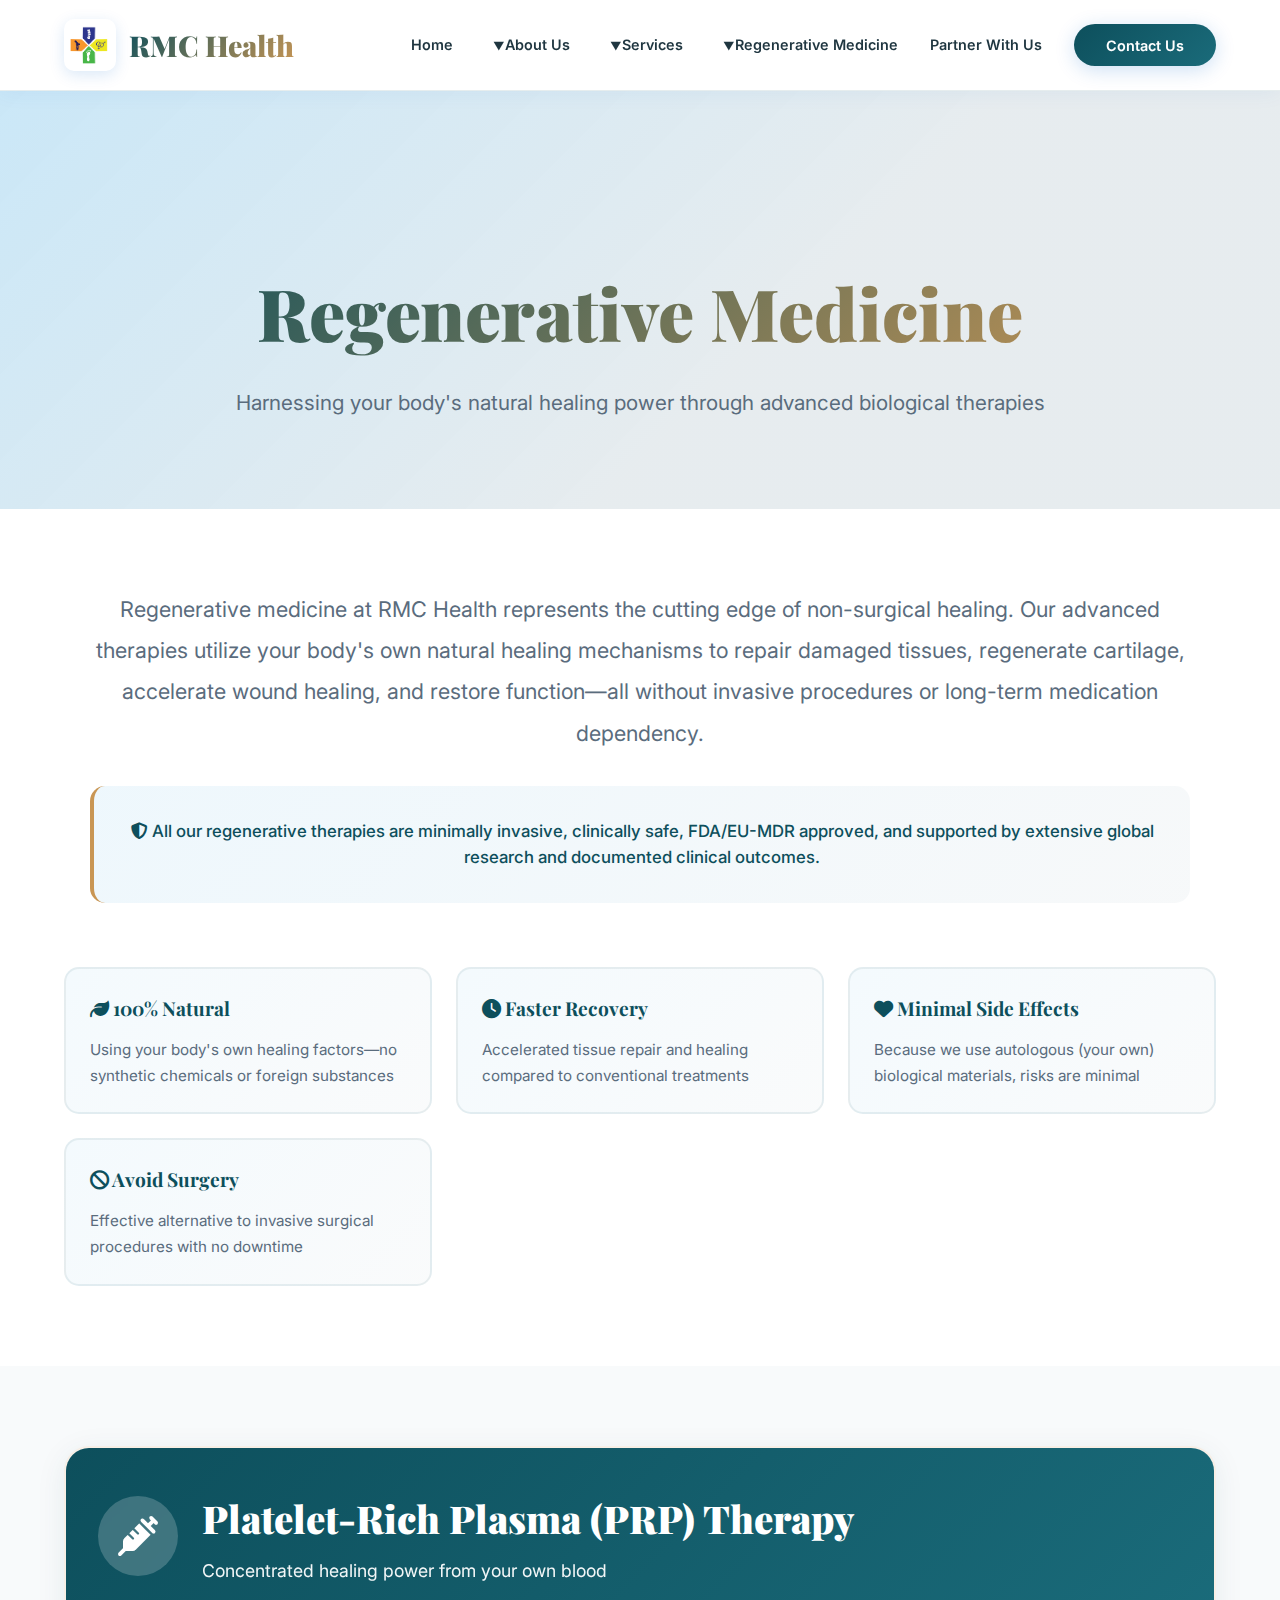
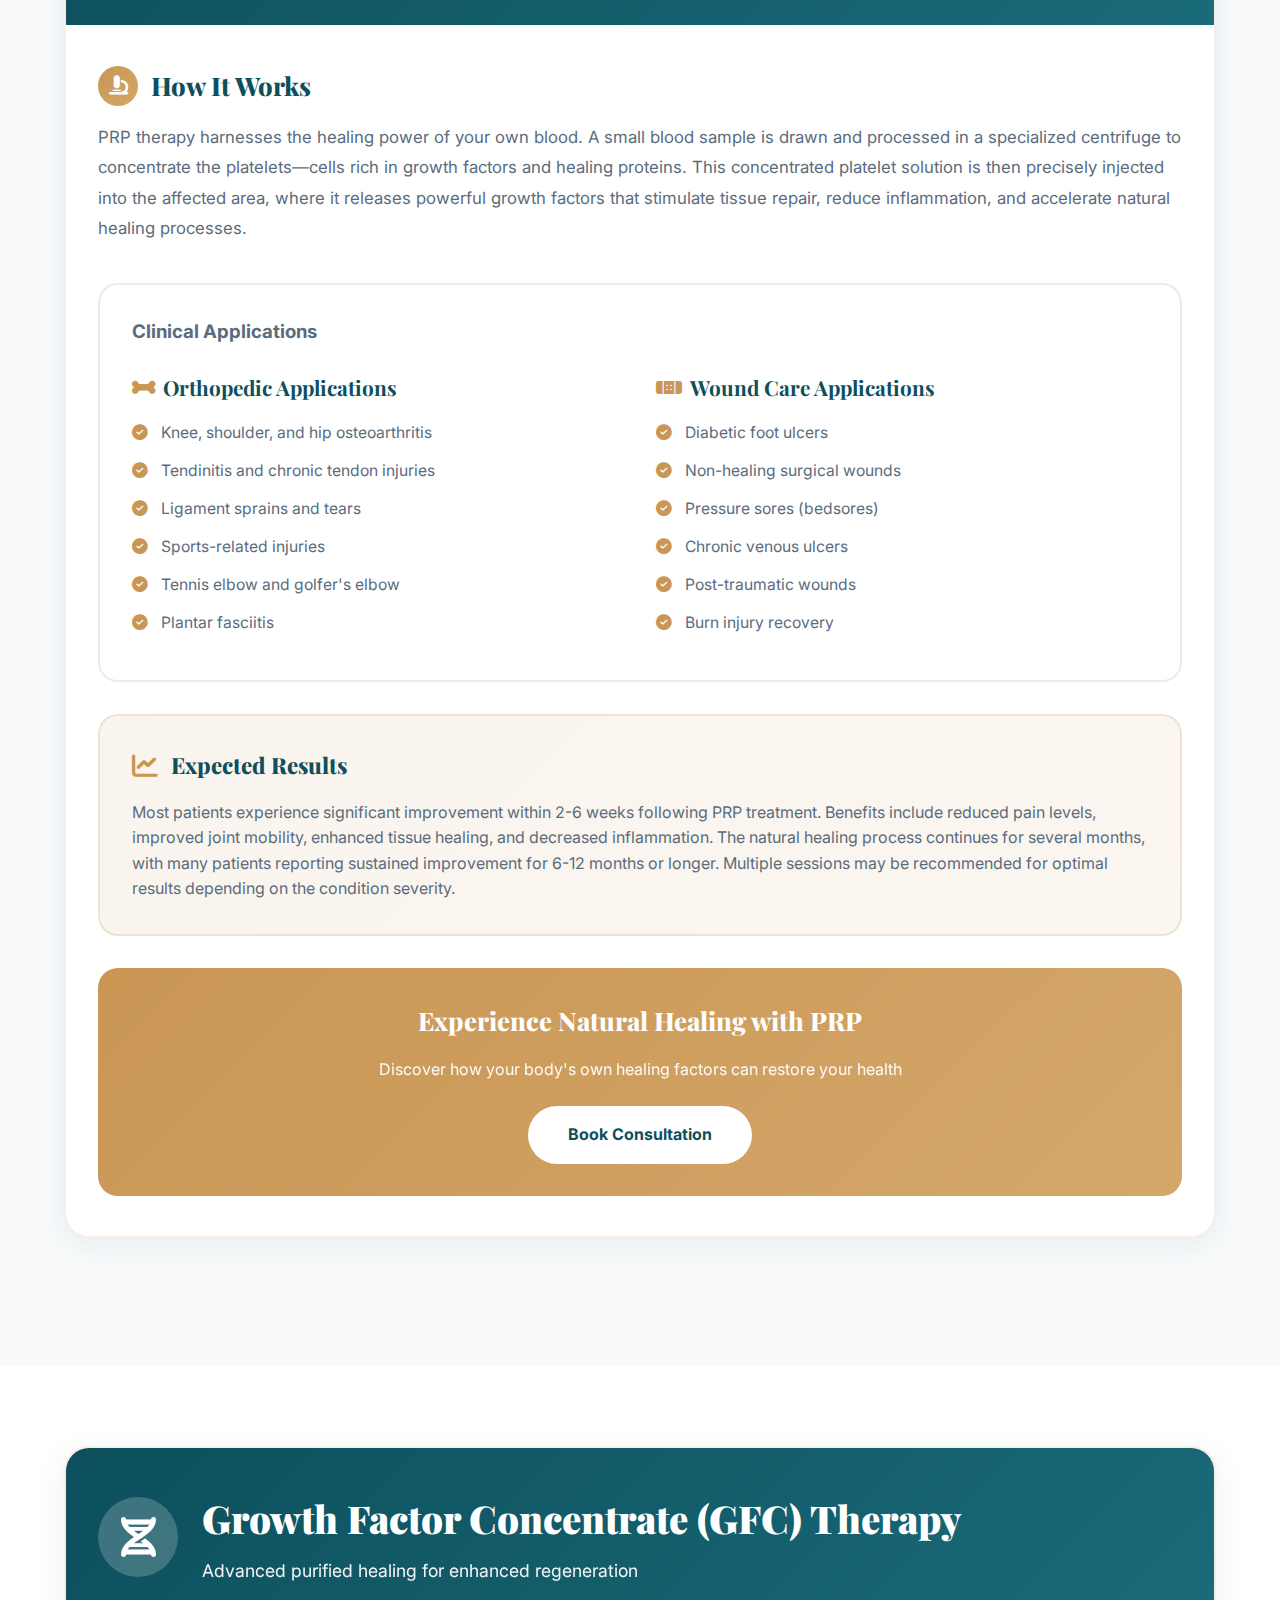
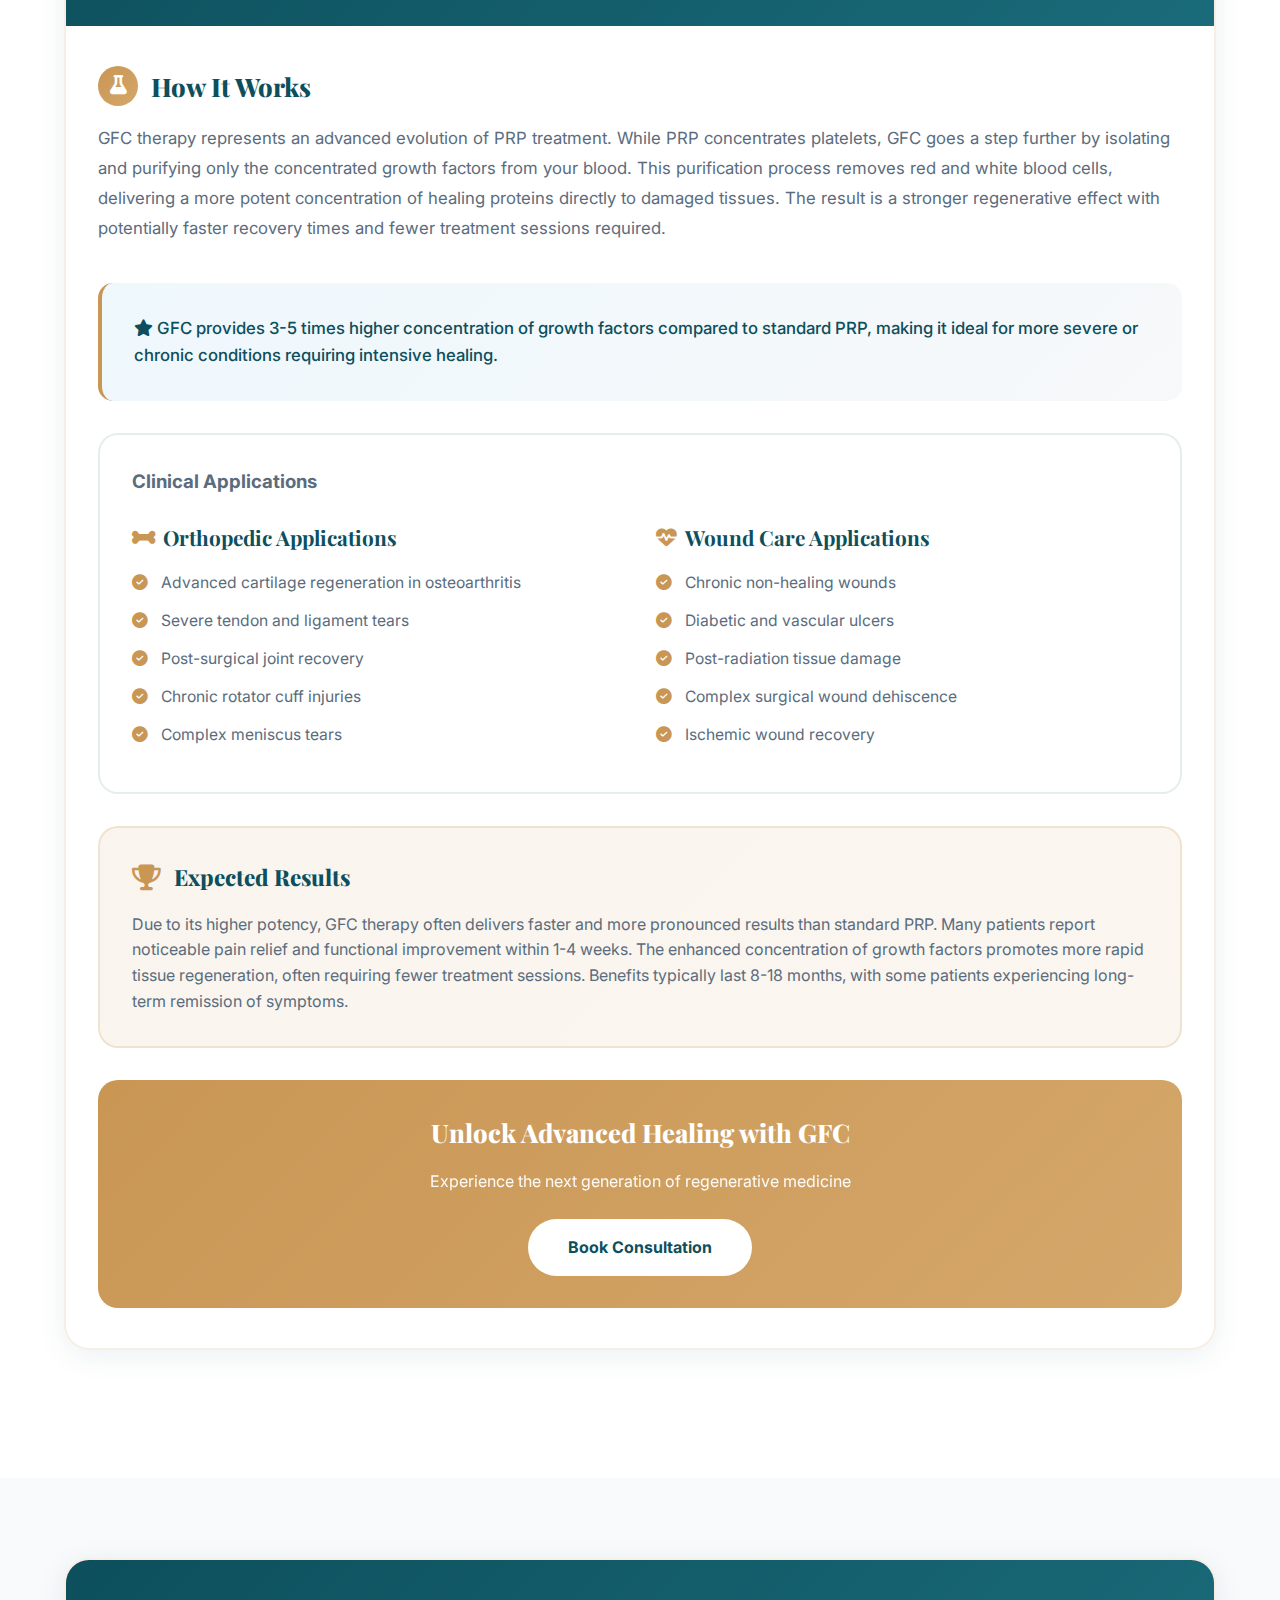
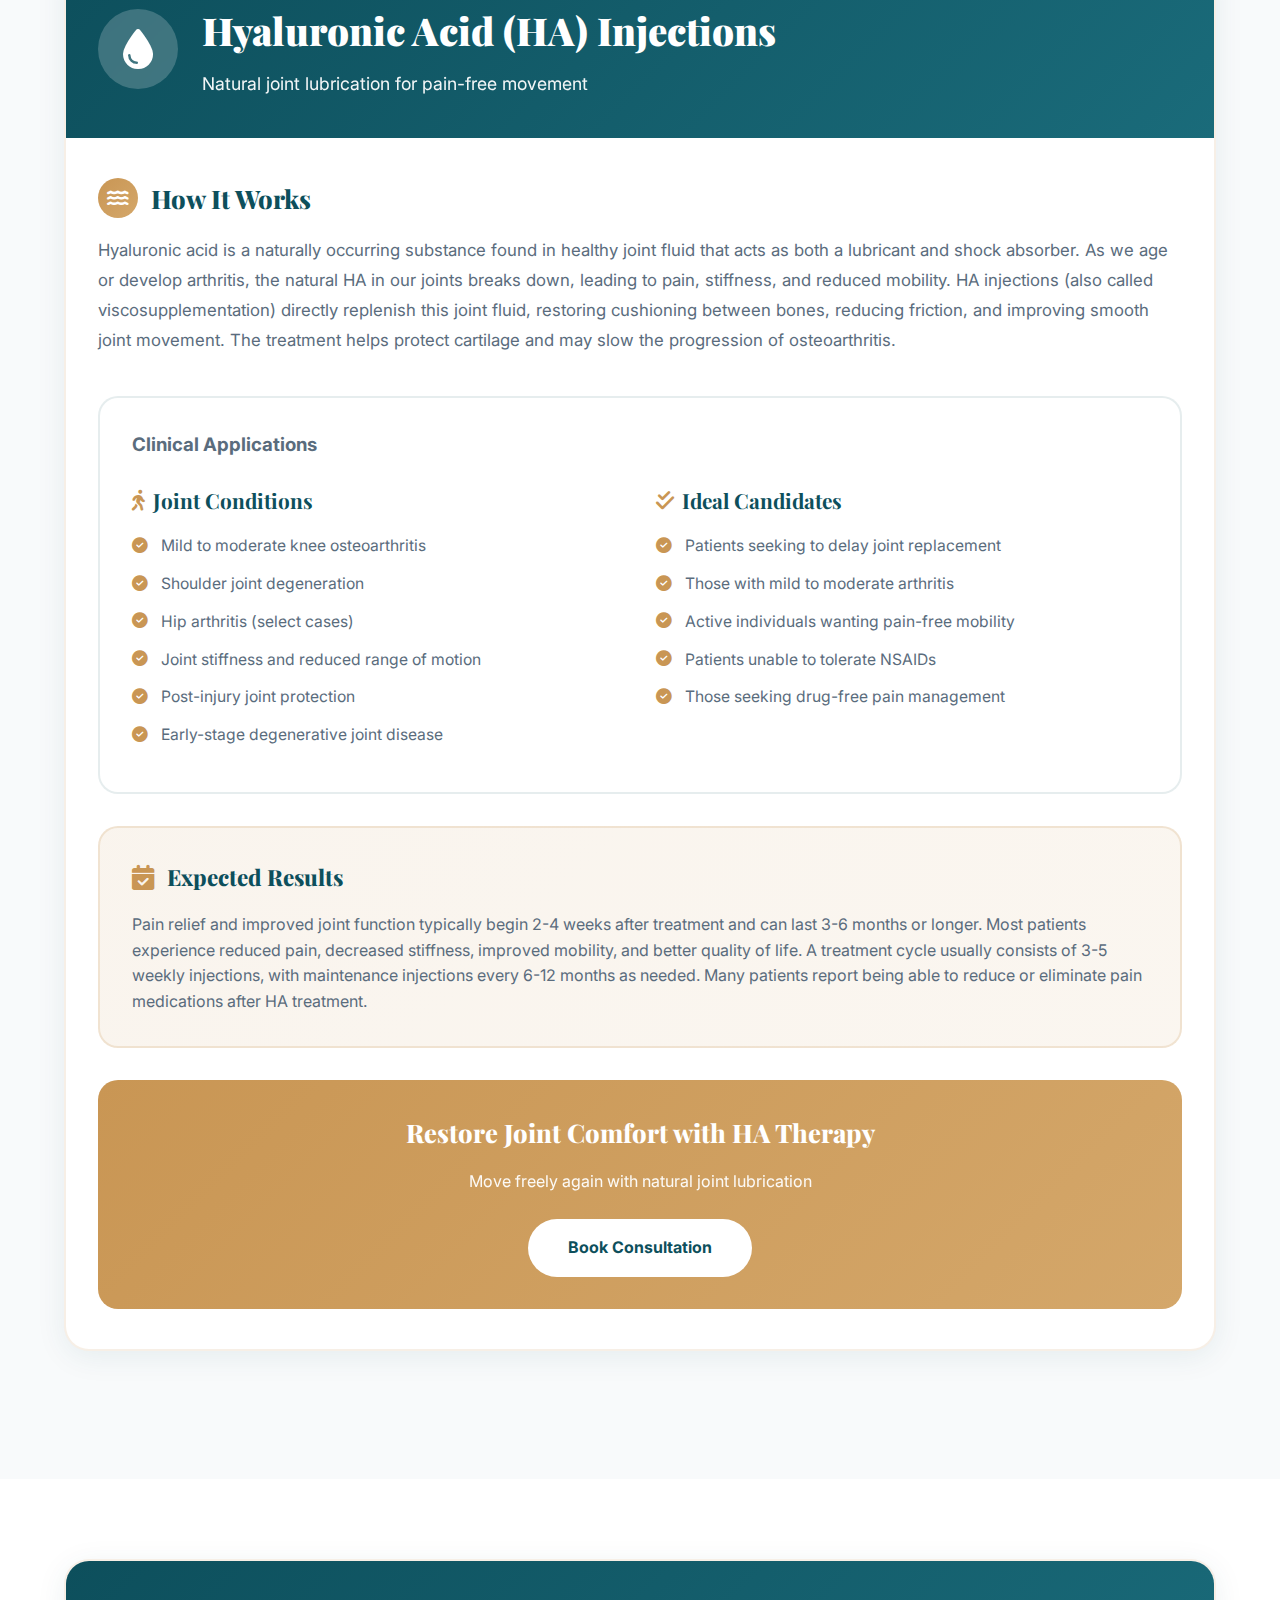
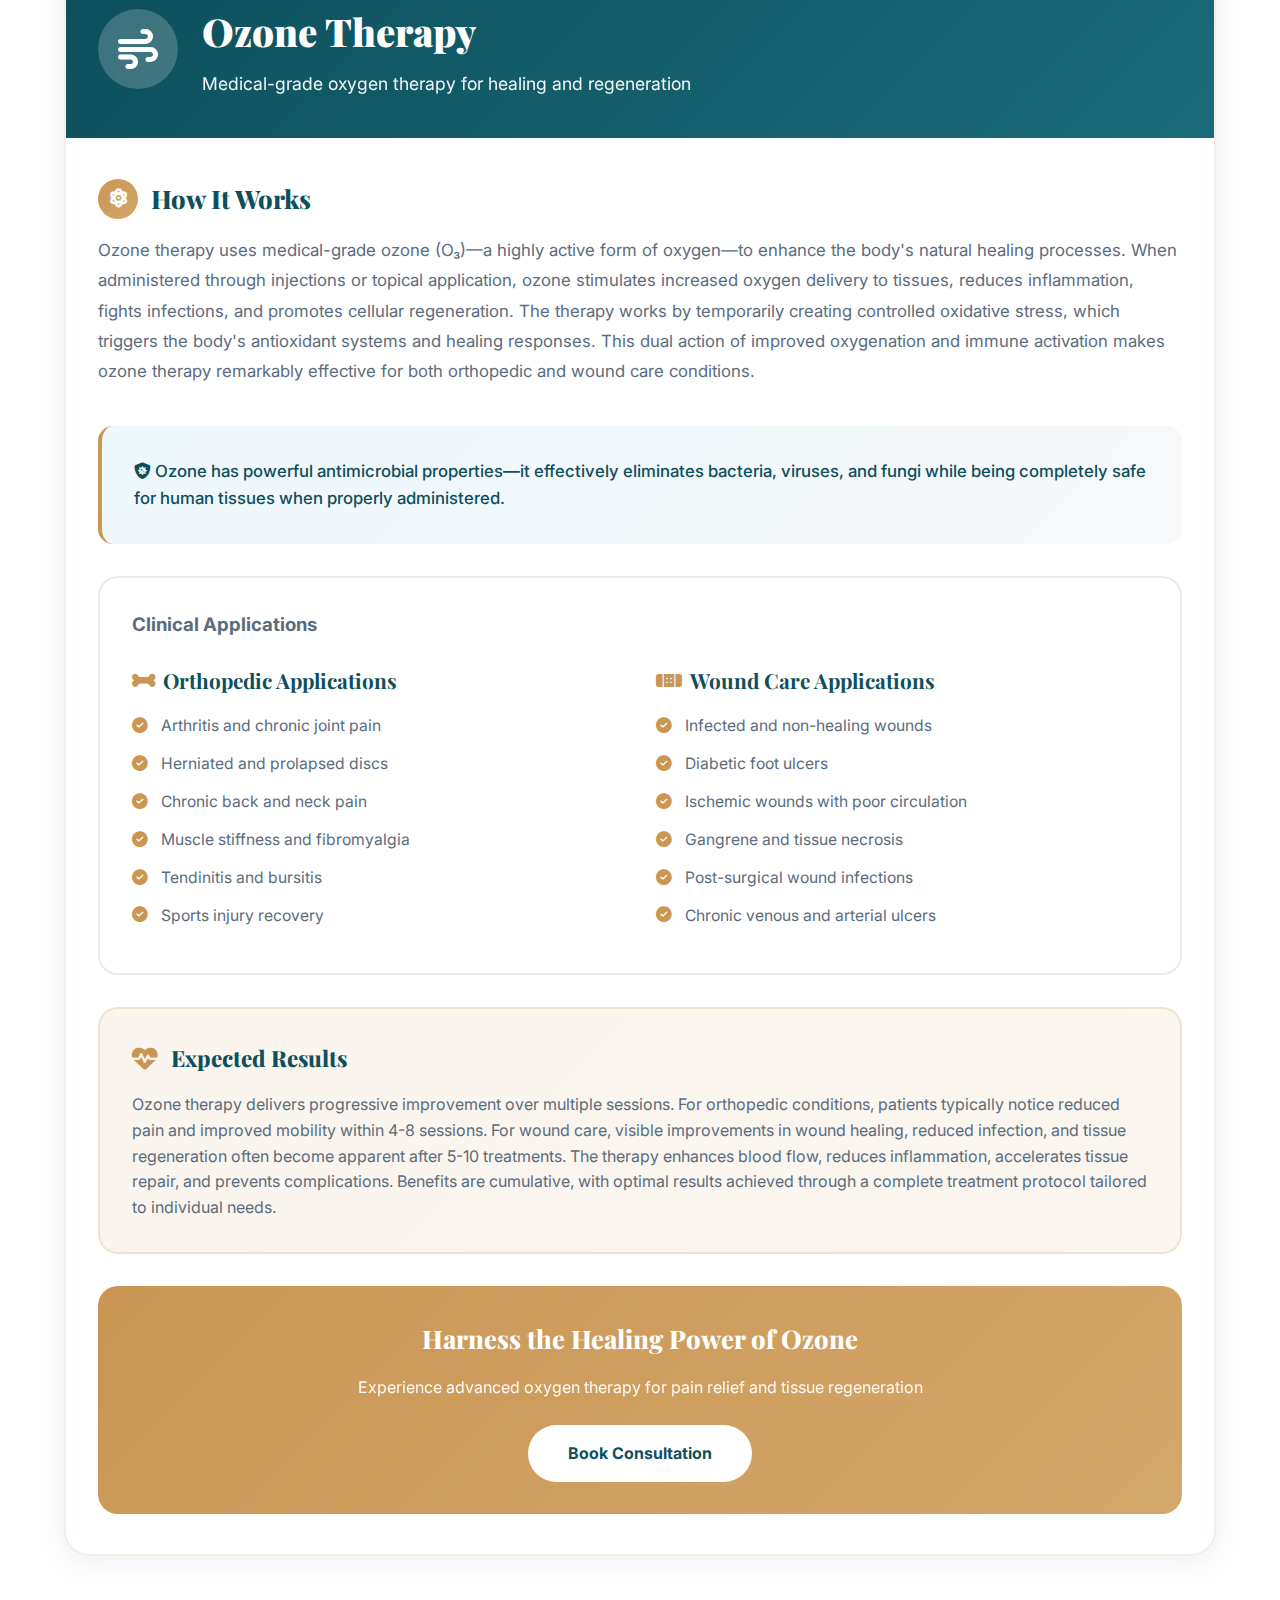
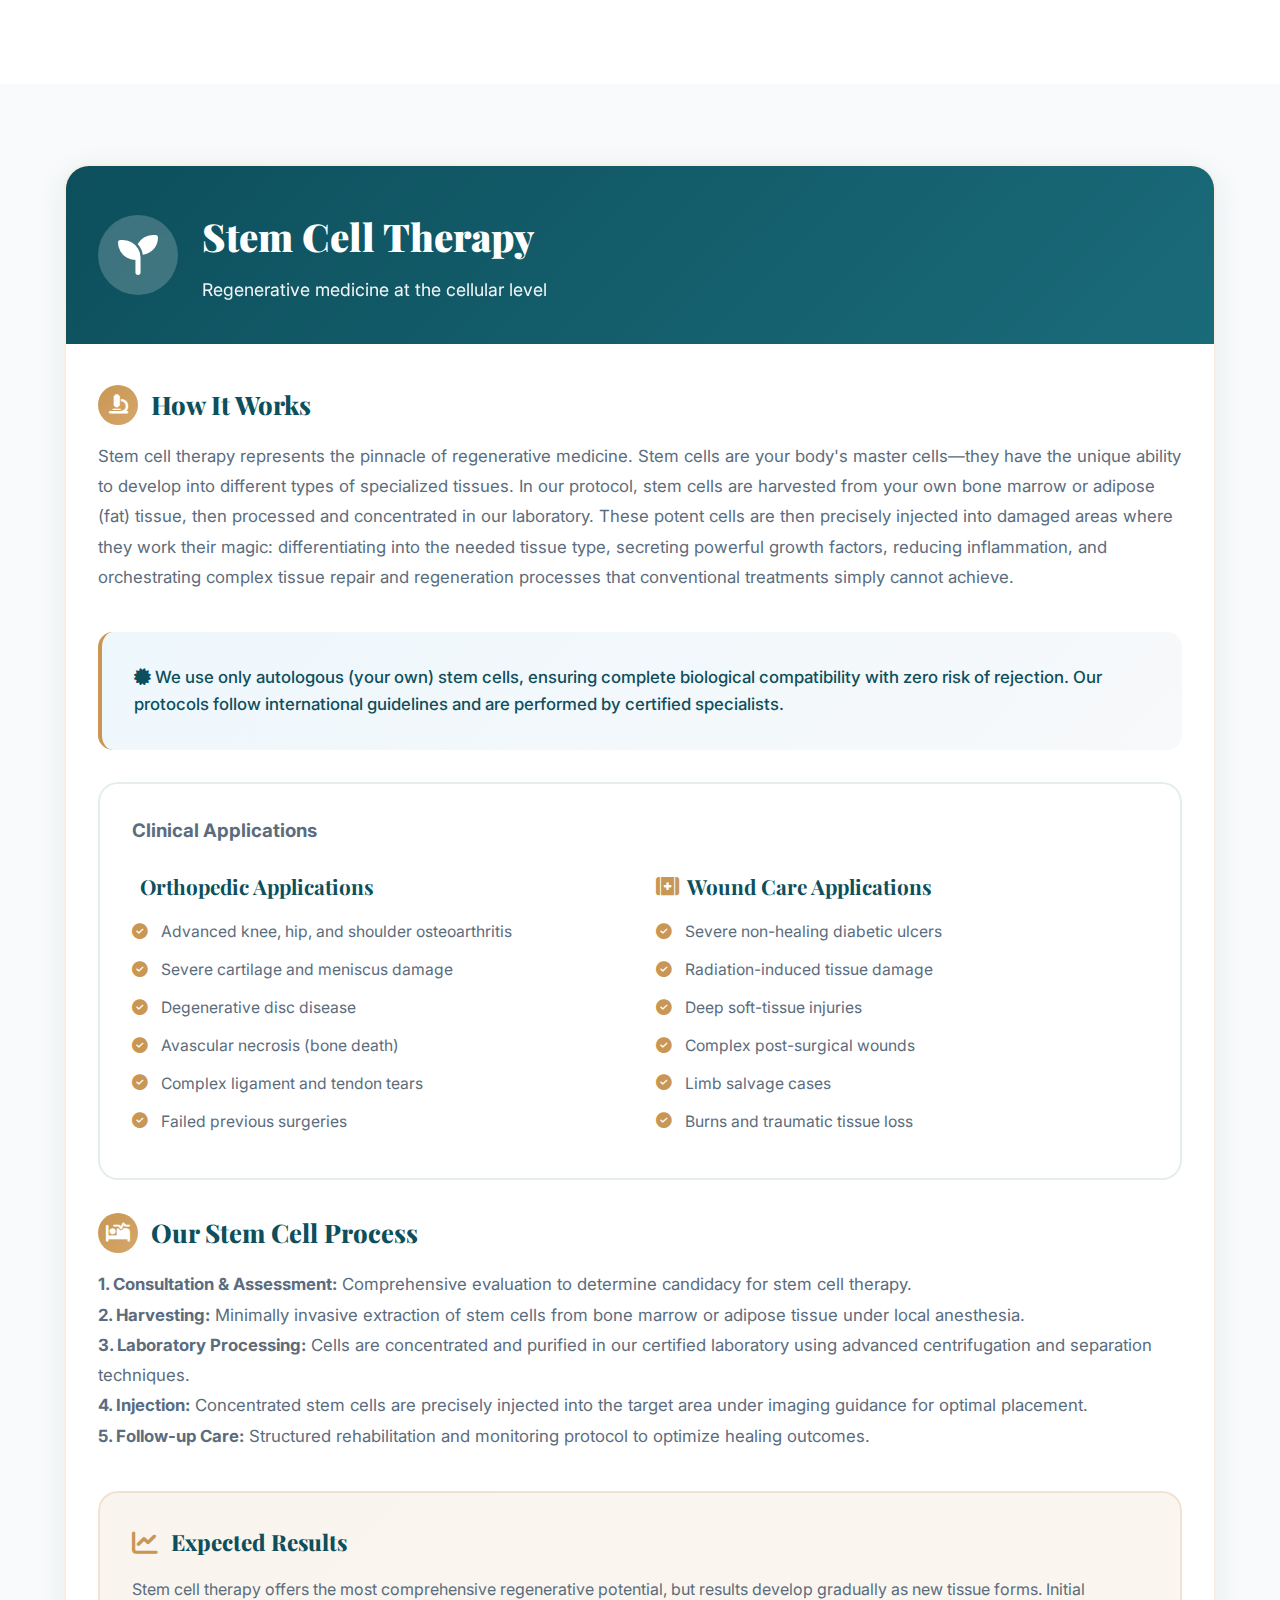
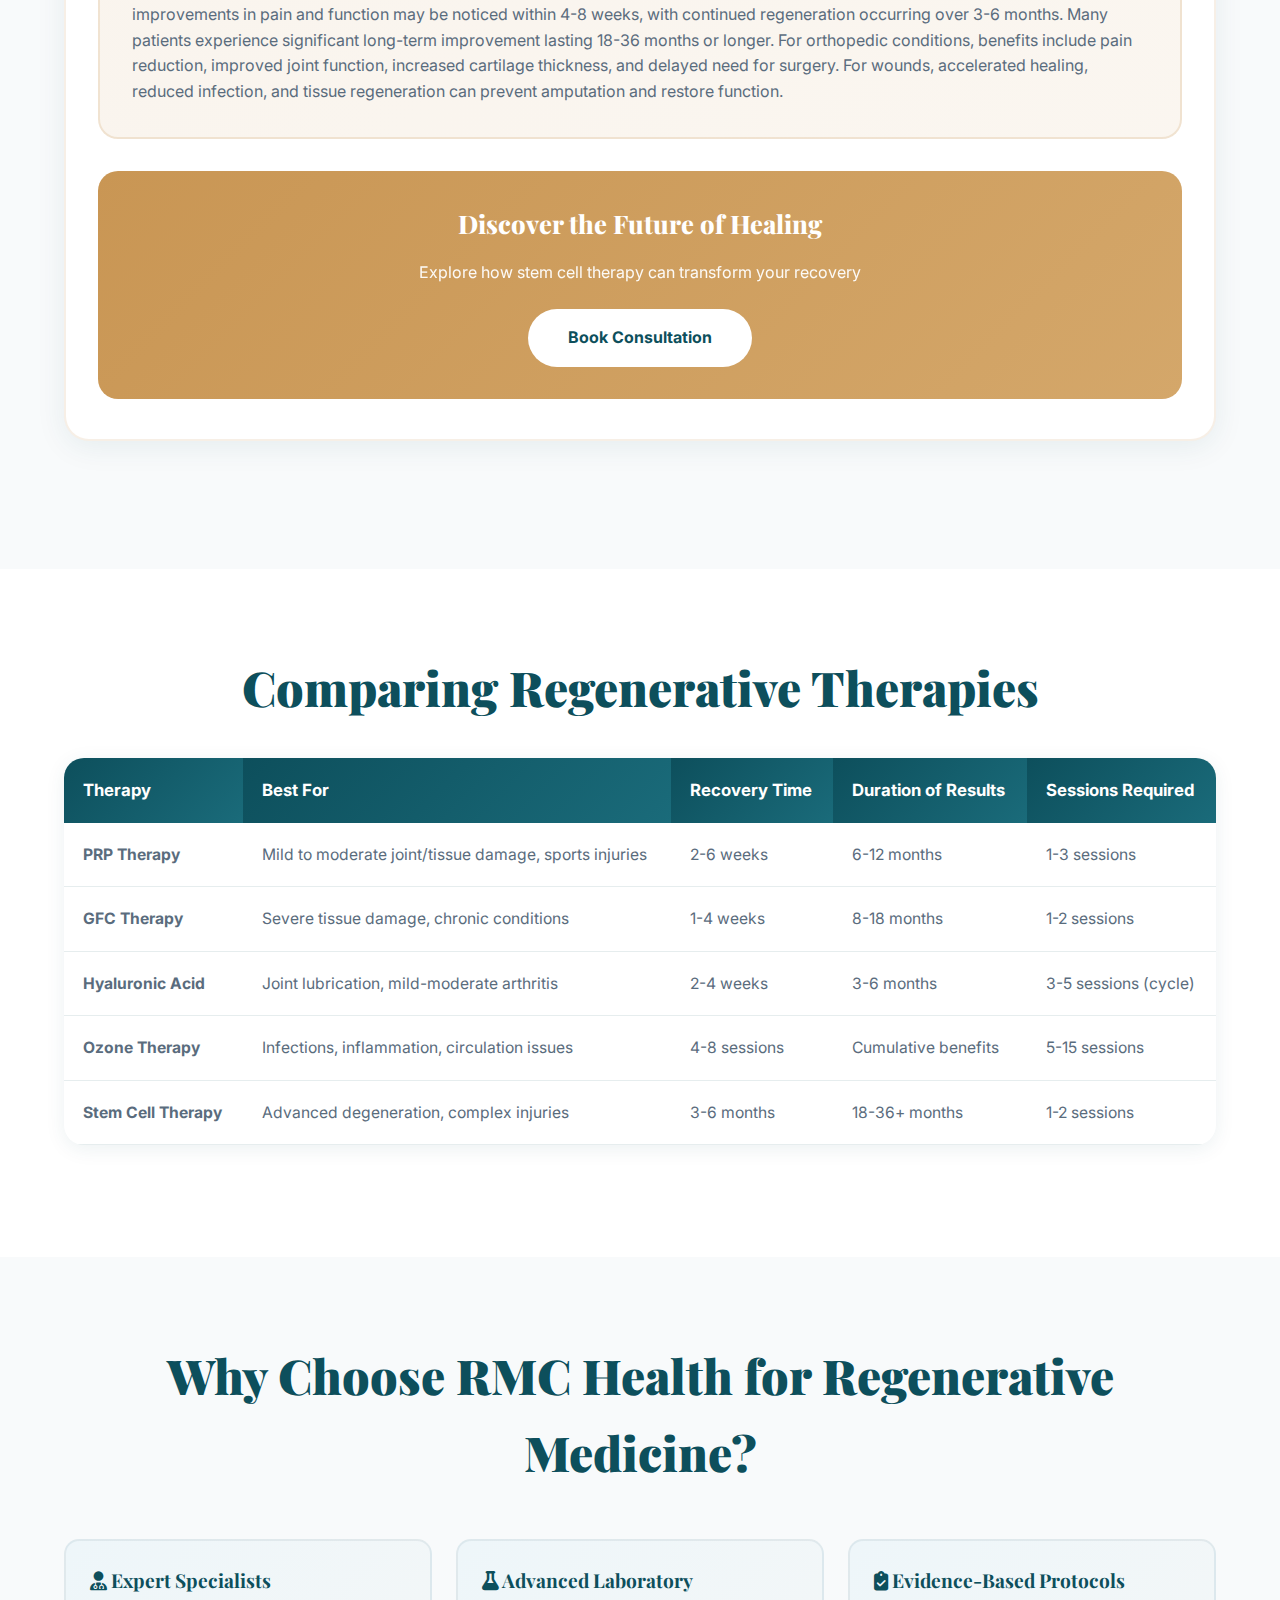
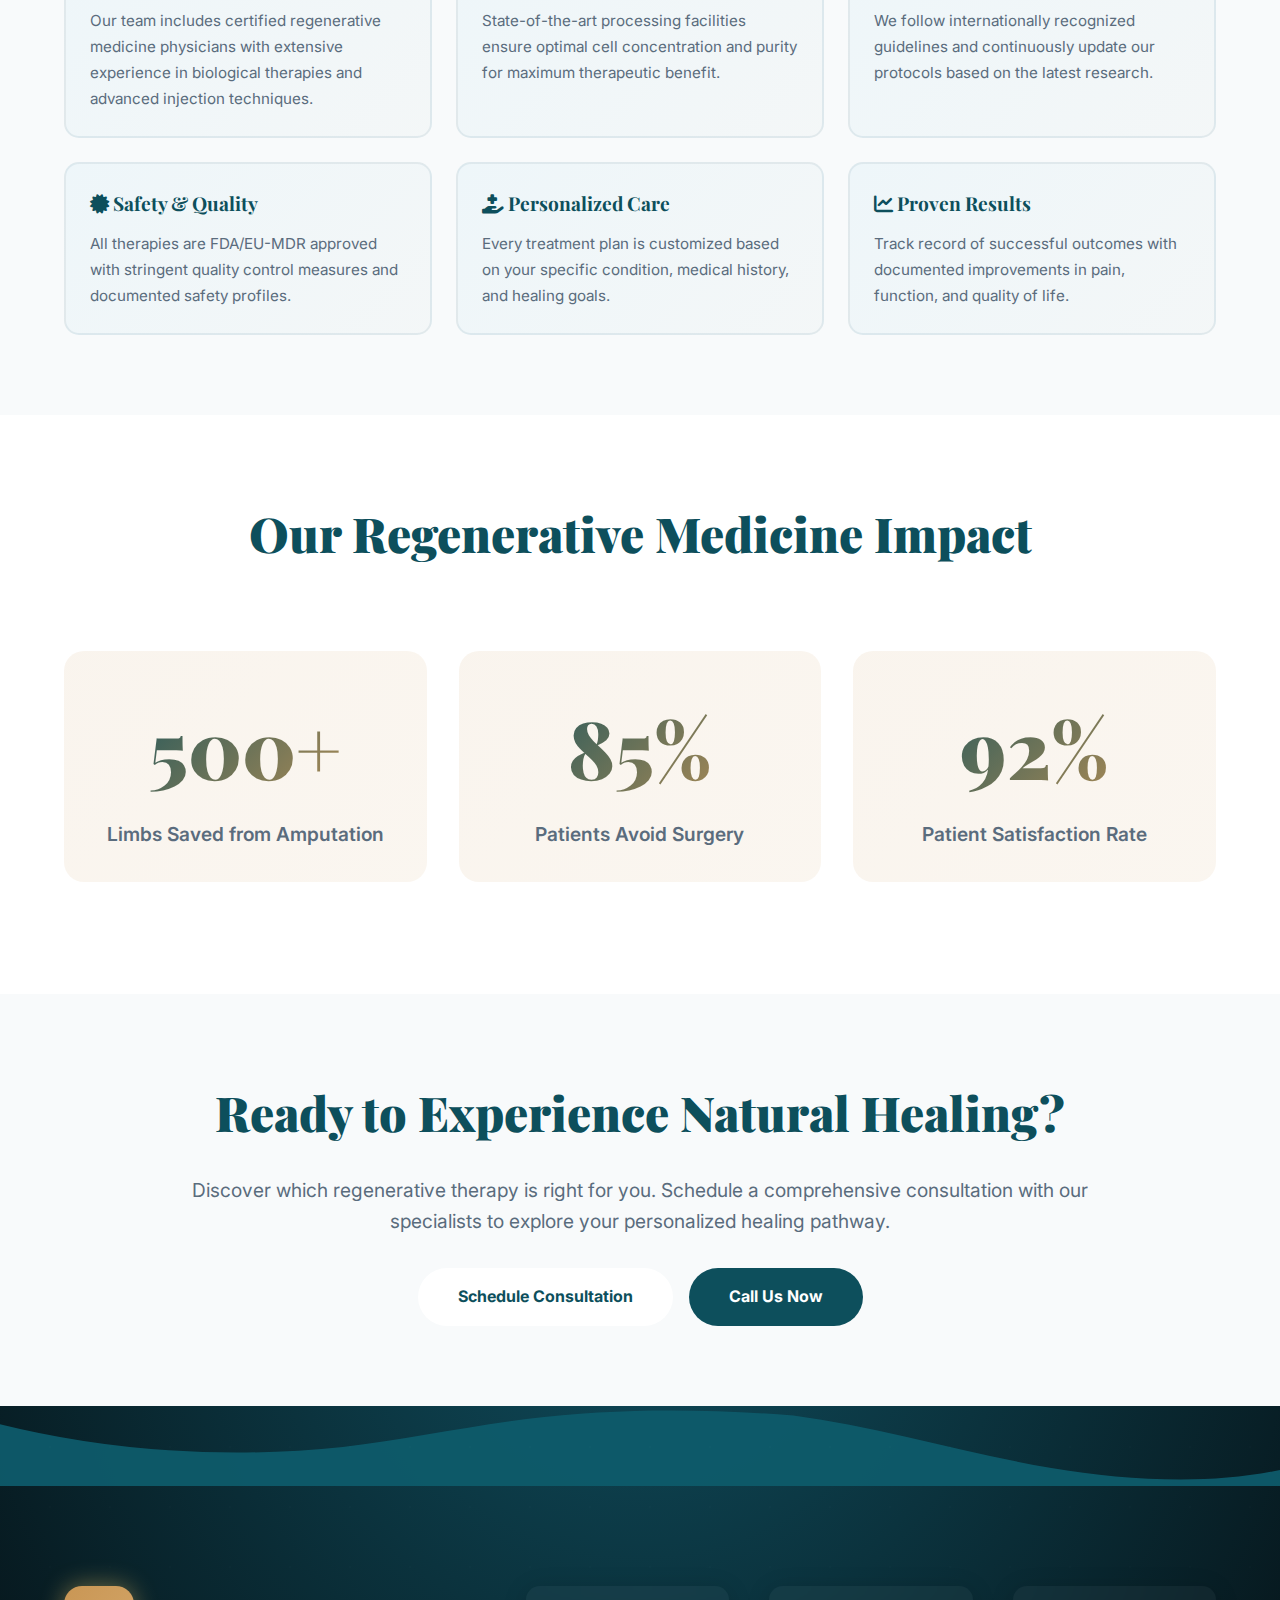
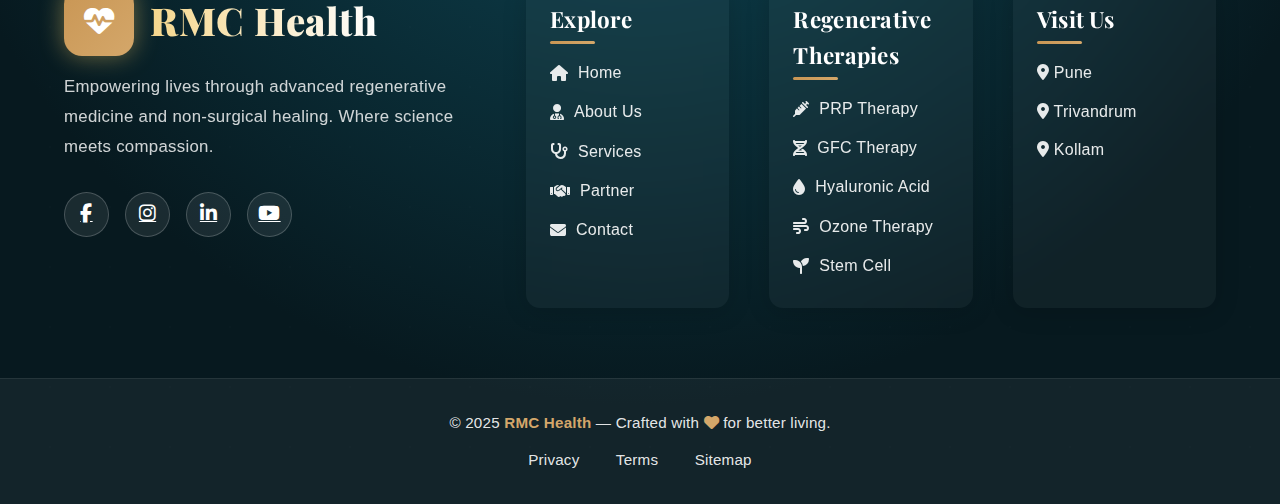
<file: regenerative.html>
<!DOCTYPE html>
<html lang="en">
<head>
    <meta charset="UTF-8">
    <meta name="viewport" content="width=device-width, initial-scale=1.0">
    <title>Regenerative Medicine - RMC Health</title>
    <link href="https://fonts.googleapis.com/css2?family=Playfair+Display:wght@400;500;600;700;800;900&family=Inter:wght@300;400;500;600;700;800;900&display=swap" rel="stylesheet">
    <link rel="stylesheet" href="style.css">
    <link rel="stylesheet" href="https://cdnjs.cloudflare.com/ajax/libs/font-awesome/6.5.0/css/all.min.css">
    <style>
        :root {
            --primary: #0D4F5C;
            --primary-light: #1A6B7A;
            --accent: #C99654;
            --accent-light: #D4A76A;
            --text-gray: #5A6C7D;
            --bg-light: #F8FAFB;
        }

        body {
            font-family: 'Inter', sans-serif;
            line-height: 1.6;
            color: var(--text-gray);
        }

        .page-header {
            background: linear-gradient(135deg, rgba(199, 230, 247, 0.95) 0%, rgba(228, 234, 237, 0.9) 60%),
                        url('https://images.unsplash.com/photo-1576091160399-112ba8d25d1d?q=80&w=2070&auto=format&fit=crop') center/cover;
            padding: clamp(140px, 20vh, 180px) clamp(1.5rem, 5vw, 6rem) clamp(60px, 10vh, 100px);
            margin-top: 75px;
            text-align: center;
        }

        .page-header h1 {
            font-family: 'Playfair Display', serif;
            font-size: clamp(2.5rem, 7vw, 4.5rem);
            font-weight: 900;
            background: linear-gradient(135deg, var(--primary), var(--accent));
            -webkit-background-clip: text;
            -webkit-text-fill-color: transparent;
            margin-bottom: 1rem;
        }

        .page-header p {
            font-size: clamp(1rem, 2vw, 1.3rem);
            color: var(--text-gray);
            max-width: 900px;
            margin: 0 auto;
        }

        .section {
            padding: clamp(2rem, 8vw, 5rem) clamp(1.5rem, 5vw, 6rem);
            max-width: 1400px;
            margin: 0 auto;
        }

        .section-alt {
            background: var(--bg-light);
        }

        .intro-section {
            text-align: center;
            max-width: 1100px;
            margin: 0 auto 4rem;
        }

        .intro-text {
            font-size: clamp(1.1rem, 2.5vw, 1.35rem);
            line-height: 1.9;
            color: var(--text-gray);
            font-weight: 400;
            margin-bottom: 2rem;
        }

        .highlight-box {
            background: linear-gradient(135deg, rgba(199, 230, 247, 0.3), rgba(228, 234, 237, 0.3));
            border-left: 4px solid var(--accent);
            padding: 2rem;
            border-radius: 15px;
            margin: 2rem 0;
        }

        .highlight-box p {
            font-size: 1.05rem;
            font-weight: 500;
            color: var(--primary);
            margin: 0;
        }

        .therapy-card {
            background: white;
            border-radius: 25px;
            overflow: hidden;
            box-shadow: 0 6px 30px rgba(13, 79, 92, 0.08);
            transition: all 0.4s ease;
            border: 2px solid rgba(201, 150, 84, 0.15);
            margin-bottom: 3rem;
        }

        .therapy-card:hover {
            box-shadow: 0 15px 50px rgba(13, 79, 92, 0.12);
            border-color: var(--accent);
            transform: translateY(-5px);
        }

        .therapy-header {
            background: linear-gradient(135deg, var(--primary), var(--primary-light));
            color: white;
            padding: 2.5rem 2rem;
            display: flex;
            align-items: center;
            gap: 1.5rem;
        }

        .therapy-icon {
            width: 80px;
            height: 80px;
            background: rgba(255, 255, 255, 0.2);
            border-radius: 50%;
            display: flex;
            align-items: center;
            justify-content: center;
            font-size: 2.5rem;
            flex-shrink: 0;
            backdrop-filter: blur(10px);
        }

        .therapy-header h2 {
            font-family: 'Playfair Display', serif;
            font-size: clamp(1.8rem, 3vw, 2.5rem);
            font-weight: 900;
            margin: 0 0 0.5rem 0;
        }

        .therapy-subtitle {
            margin: 0;
            opacity: 0.95;
            font-size: 1.1rem;
        }

        .therapy-content {
            padding: 2.5rem 2rem;
        }

        .section-block {
            margin-bottom: 2.5rem;
        }

        .section-block h3 {
            font-family: 'Playfair Display', serif;
            font-size: clamp(1.3rem, 2vw, 1.6rem);
            color: var(--primary);
            margin-bottom: 1rem;
            font-weight: 800;
            display: flex;
            align-items: center;
            gap: 0.8rem;
        }

        .section-block h3 i {
            width: 40px;
            height: 40px;
            background: linear-gradient(135deg, var(--accent), var(--accent-light));
            color: white;
            border-radius: 50%;
            display: flex;
            align-items: center;
            justify-content: center;
            font-size: 1.2rem;
            flex-shrink: 0;
        }

        .section-block p {
            font-size: 1.05rem;
            line-height: 1.8;
            color: var(--text-gray);
        }

        .benefits-grid {
            display: grid;
            grid-template-columns: repeat(auto-fit, minmax(min(280px, 100%), 1fr));
            gap: 1.5rem;
            margin-top: 1.5rem;
        }

        .benefit-card {
            background: linear-gradient(135deg, rgba(199, 230, 247, 0.2), rgba(228, 234, 237, 0.2));
            padding: 1.5rem;
            border-radius: 15px;
            border: 2px solid rgba(13, 79, 92, 0.08);
            transition: all 0.3s ease;
        }

        .benefit-card:hover {
            border-color: var(--accent);
            transform: translateY(-3px);
            box-shadow: 0 8px 20px rgba(13, 79, 92, 0.1);
        }

        .benefit-card h4 {
            font-family: 'Playfair Display', serif;
            font-size: 1.2rem;
            color: var(--primary);
            margin-bottom: 0.8rem;
            font-weight: 700;
        }

        .benefit-card p {
            font-size: 0.95rem;
            line-height: 1.7;
            margin: 0;
            color: var(--text-gray);
        }

        .applications-section {
            background: white;
            border: 2px solid rgba(13, 79, 92, 0.1);
            border-radius: 20px;
            padding: 2rem;
            margin: 2rem 0;
        }

        .applications-columns {
            display: grid;
            grid-template-columns: repeat(auto-fit, minmax(min(300px, 100%), 1fr));
            gap: 2rem;
            margin-top: 1.5rem;
        }

        .application-column h4 {
            font-family: 'Playfair Display', serif;
            font-size: 1.3rem;
            color: var(--primary);
            margin-bottom: 1rem;
            font-weight: 700;
            display: flex;
            align-items: center;
            gap: 0.5rem;
        }

        .application-column h4 i {
            color: var(--accent);
        }

        .condition-list {
            list-style: none;
            padding: 0;
        }

        .condition-list li {
            display: flex;
            align-items: flex-start;
            gap: 0.8rem;
            margin-bottom: 0.8rem;
            font-size: 0.98rem;
            color: var(--text-gray);
        }

        .condition-list li i {
            color: var(--accent);
            margin-top: 0.3rem;
            flex-shrink: 0;
        }

        .results-box {
            background: linear-gradient(135deg, rgba(201, 150, 84, 0.1), rgba(212, 167, 106, 0.1));
            padding: 2rem;
            border-radius: 20px;
            border: 2px solid rgba(201, 150, 84, 0.2);
            margin: 2rem 0;
        }

        .results-box h4 {
            font-family: 'Playfair Display', serif;
            font-size: 1.4rem;
            color: var(--primary);
            margin-bottom: 1rem;
            font-weight: 800;
            display: flex;
            align-items: center;
            gap: 0.8rem;
        }

        .results-box h4 i {
            color: var(--accent);
            font-size: 1.6rem;
        }

        .cta-banner {
            background: linear-gradient(135deg, var(--accent), var(--accent-light));
            color: white;
            padding: 2rem;
            border-radius: 20px;
            text-align: center;
            margin-top: 2rem;
        }

        .cta-banner h4 {
            font-family: 'Playfair Display', serif;
            font-size: clamp(1.3rem, 2vw, 1.8rem);
            margin-bottom: 1rem;
            font-weight: 800;
        }

        .cta-banner p {
            font-size: 1rem;
            margin-bottom: 1.5rem;
            opacity: 0.95;
        }

        .cta-btn {
            display: inline-block;
            background: white;
            color: var(--primary);
            padding: 1rem 2.5rem;
            border-radius: 50px;
            font-weight: 700;
            text-decoration: none;
            transition: all 0.3s ease;
        }

        .cta-btn:hover {
            transform: translateY(-3px);
            box-shadow: 0 10px 25px rgba(0, 0, 0, 0.2);
        }

        .comparison-table {
            background: white;
            border-radius: 20px;
            overflow: hidden;
            margin: 2rem 0;
            box-shadow: 0 4px 20px rgba(13, 79, 92, 0.08);
        }

        .comparison-table table {
            width: 100%;
            border-collapse: collapse;
        }

        .comparison-table th {
            background: linear-gradient(135deg, var(--primary), var(--primary-light));
            color: white;
            padding: 1.2rem;
            text-align: left;
            font-weight: 700;
            font-size: 1.05rem;
        }

        .comparison-table td {
            padding: 1.2rem;
            border-bottom: 1px solid rgba(13, 79, 92, 0.1);
            font-size: 0.98rem;
        }

        .comparison-table tr:hover {
            background: rgba(199, 230, 247, 0.1);
        }

        .highlight-stat {
            text-align: center;
            padding: 2rem;
            background: linear-gradient(135deg, rgba(201, 150, 84, 0.1), rgba(212, 167, 106, 0.1));
            border-radius: 20px;
            margin: 2rem 0;
        }

        .highlight-stat .stat-number {
            font-family: 'Playfair Display', serif;
            font-size: clamp(3rem, 8vw, 5rem);
            font-weight: 900;
            background: linear-gradient(135deg, var(--primary), var(--accent));
            -webkit-background-clip: text;
            -webkit-text-fill-color: transparent;
            margin-bottom: 0.5rem;
        }

        .highlight-stat p {
            font-size: 1.2rem;
            color: var(--text-gray);
            font-weight: 600;
        }

        @media (max-width: 768px) {
            .therapy-header {
                flex-direction: column;
                text-align: center;
            }

            .applications-columns {
                grid-template-columns: 1fr;
            }
        }
    </style>
</head>
<body>
      <header id="header">
  <nav>
    <div class="logo">
      <!-- 🩺 Replace this with your actual logo path -->
      <img src="assets/rmc c logo  only.png" alt="RMC Health Logo" class="logo-img">
      <span>RMC Health</span>
    </div>

    <div class="menu-toggle" id="menuToggle">
      <span></span>
      <span></span>
      <span></span>
    </div>

    <ul class="nav-links" id="navLinks">
      <li><a href="index.html">Home</a></li>

      <li class="dropdown">
        <a href="about.html" class="dropdown-toggle">About Us</a>
        <ul class="dropdown-menu">
          <li><a href="#overview">Overview</a></li>
          <li><a href="#vision-mission">Vision & Mission</a></li>
          <li><a href="#philosophy">Core Philosophy</a></li>
          <li><a href="#values">Core Values</a></li>
          <li><a href="#team">Meet Our Team</a></li>
        </ul>
      </li>

      <li class="dropdown">
        <a href="service.html" class="dropdown-toggle">Services</a>
        <ul class="dropdown-menu">
          <li><a href="#spine-care">Spine Care</a></li>
          <li><a href="#ortho-care">Ortho Care</a></li>
          <li><a href="#wound-care">Wound Care</a></li>
          <li><a href="#vascular-health">Vascular Health</a></li>
          <li><a href="#ed-clinic">ED Clinic</a></li>
          <li><a href="#metabolic-wellness">Metabolic & Wellness</a></li>
          <li><a href="#physiotherapy">Physiotherapy</a></li>
        </ul>
      </li>

      <li class="dropdown">
        <a href="regenerative.html" class="dropdown-toggle">Regenerative Medicine</a>
        <ul class="dropdown-menu">
          <li><a href="#prp-therapy">PRP Therapy</a></li>
          <li><a href="#gfc-therapy">GFC Therapy</a></li>
          <li><a href="#hyaluronic-acid">Hyaluronic Acid</a></li>
          <li><a href="#ozone-therapy">Ozone Therapy</a></li>
          <li><a href="#stem-cell">Stem Cell Therapy</a></li>
        </ul>
      </li>

      <li><a href="partner.html">Partner With Us</a></li>
      <li><a href="contact .html" class="contact-btn">Contact Us</a></li>
    </ul>
  </nav>
</header>

    <!-- Page Header -->
    <section class="page-header">
        <h1>Regenerative Medicine</h1>
        <p>Harnessing your body's natural healing power through advanced biological therapies</p>
    </section>

    <!-- Introduction Section -->
    <section class="section">
        <div class="intro-section">
            <p class="intro-text">Regenerative medicine at RMC Health represents the cutting edge of non-surgical healing. Our advanced therapies utilize your body's own natural healing mechanisms to repair damaged tissues, regenerate cartilage, accelerate wound healing, and restore function—all without invasive procedures or long-term medication dependency.</p>
            
            <div class="highlight-box">
                <p><i class="fas fa-shield-alt"></i> All our regenerative therapies are minimally invasive, clinically safe, FDA/EU-MDR approved, and supported by extensive global research and documented clinical outcomes.</p>
            </div>
        </div>

        <div class="benefits-grid">
            <div class="benefit-card">
                <h4><i class="fas fa-leaf"></i> 100% Natural</h4>
                <p>Using your body's own healing factors—no synthetic chemicals or foreign substances</p>
            </div>
            <div class="benefit-card">
                <h4><i class="fas fa-clock"></i> Faster Recovery</h4>
                <p>Accelerated tissue repair and healing compared to conventional treatments</p>
            </div>
            <div class="benefit-card">
                <h4><i class="fas fa-heart"></i> Minimal Side Effects</h4>
                <p>Because we use autologous (your own) biological materials, risks are minimal</p>
            </div>
            <div class="benefit-card">
                <h4><i class="fas fa-ban"></i> Avoid Surgery</h4>
                <p>Effective alternative to invasive surgical procedures with no downtime</p>
            </div>
        </div>
    </section>

    <!-- PRP Therapy -->
    <section class="section section-alt" id="prp-therapy">
        <div class="therapy-card">
            <div class="therapy-header">
                <div class="therapy-icon">
                    <i class="fas fa-syringe"></i>
                </div>
                <div>
                    <h2>Platelet-Rich Plasma (PRP) Therapy</h2>
                    <p class="therapy-subtitle">Concentrated healing power from your own blood</p>
                </div>
            </div>
            
            <div class="therapy-content">
                <div class="section-block">
                    <h3><i class="fas fa-microscope"></i> How It Works</h3>
                    <p>PRP therapy harnesses the healing power of your own blood. A small blood sample is drawn and processed in a specialized centrifuge to concentrate the platelets—cells rich in growth factors and healing proteins. This concentrated platelet solution is then precisely injected into the affected area, where it releases powerful growth factors that stimulate tissue repair, reduce inflammation, and accelerate natural healing processes.</p>
                </div>

                <div class="applications-section">
                    <h3>Clinical Applications</h3>
                    <div class="applications-columns">
                        <div class="application-column">
                            <h4><i class="fas fa-bone"></i> Orthopedic Applications</h4>
                            <ul class="condition-list">
                                <li><i class="fas fa-check-circle"></i> Knee, shoulder, and hip osteoarthritis</li>
                                <li><i class="fas fa-check-circle"></i> Tendinitis and chronic tendon injuries</li>
                                <li><i class="fas fa-check-circle"></i> Ligament sprains and tears</li>
                                <li><i class="fas fa-check-circle"></i> Sports-related injuries</li>
                                <li><i class="fas fa-check-circle"></i> Tennis elbow and golfer's elbow</li>
                                <li><i class="fas fa-check-circle"></i> Plantar fasciitis</li>
                            </ul>
                        </div>
                        <div class="application-column">
                            <h4><i class="fas fa-band-aid"></i> Wound Care Applications</h4>
                            <ul class="condition-list">
                                <li><i class="fas fa-check-circle"></i> Diabetic foot ulcers</li>
                                <li><i class="fas fa-check-circle"></i> Non-healing surgical wounds</li>
                                <li><i class="fas fa-check-circle"></i> Pressure sores (bedsores)</li>
                                <li><i class="fas fa-check-circle"></i> Chronic venous ulcers</li>
                                <li><i class="fas fa-check-circle"></i> Post-traumatic wounds</li>
                                <li><i class="fas fa-check-circle"></i> Burn injury recovery</li>
                            </ul>
                        </div>
                    </div>
                </div>

                <div class="results-box">
                    <h4><i class="fas fa-chart-line"></i> Expected Results</h4>
                    <p>Most patients experience significant improvement within 2-6 weeks following PRP treatment. Benefits include reduced pain levels, improved joint mobility, enhanced tissue healing, and decreased inflammation. The natural healing process continues for several months, with many patients reporting sustained improvement for 6-12 months or longer. Multiple sessions may be recommended for optimal results depending on the condition severity.</p>
                </div>

                <div class="cta-banner">
                    <h4>Experience Natural Healing with PRP</h4>
                    <p>Discover how your body's own healing factors can restore your health</p>
                    <a href="contact.html" class="cta-btn">Book Consultation</a>
                </div>
            </div>
        </div>
    </section>

    <!-- GFC Therapy -->
    <section class="section" id="gfc-therapy">
        <div class="therapy-card">
            <div class="therapy-header">
                <div class="therapy-icon">
                    <i class="fas fa-dna"></i>
                </div>
                <div>
                    <h2>Growth Factor Concentrate (GFC) Therapy</h2>
                    <p class="therapy-subtitle">Advanced purified healing for enhanced regeneration</p>
                </div>
            </div>
            
            <div class="therapy-content">
                <div class="section-block">
                    <h3><i class="fas fa-flask"></i> How It Works</h3>
                    <p>GFC therapy represents an advanced evolution of PRP treatment. While PRP concentrates platelets, GFC goes a step further by isolating and purifying only the concentrated growth factors from your blood. This purification process removes red and white blood cells, delivering a more potent concentration of healing proteins directly to damaged tissues. The result is a stronger regenerative effect with potentially faster recovery times and fewer treatment sessions required.</p>
                </div>

                <div class="highlight-box">
                    <p><i class="fas fa-star"></i> GFC provides 3-5 times higher concentration of growth factors compared to standard PRP, making it ideal for more severe or chronic conditions requiring intensive healing.</p>
                </div>

                <div class="applications-section">
                    <h3>Clinical Applications</h3>
                    <div class="applications-columns">
                        <div class="application-column">
                            <h4><i class="fas fa-bone"></i> Orthopedic Applications</h4>
                            <ul class="condition-list">
                                <li><i class="fas fa-check-circle"></i> Advanced cartilage regeneration in osteoarthritis</li>
                                <li><i class="fas fa-check-circle"></i> Severe tendon and ligament tears</li>
                                <li><i class="fas fa-check-circle"></i> Post-surgical joint recovery</li>
                                <li><i class="fas fa-check-circle"></i> Chronic rotator cuff injuries</li>
                                <li><i class="fas fa-check-circle"></i> Complex meniscus tears</li>
                            </ul>
                        </div>
                        <div class="application-column">
                            <h4><i class="fas fa-heartbeat"></i> Wound Care Applications</h4>
                            <ul class="condition-list">
                                <li><i class="fas fa-check-circle"></i> Chronic non-healing wounds</li>
                                <li><i class="fas fa-check-circle"></i> Diabetic and vascular ulcers</li>
                                <li><i class="fas fa-check-circle"></i> Post-radiation tissue damage</li>
                                <li><i class="fas fa-check-circle"></i> Complex surgical wound dehiscence</li>
                                <li><i class="fas fa-check-circle"></i> Ischemic wound recovery</li>
                            </ul>
                        </div>
                    </div>
                </div>

                <div class="results-box">
                    <h4><i class="fas fa-trophy"></i> Expected Results</h4>
                    <p>Due to its higher potency, GFC therapy often delivers faster and more pronounced results than standard PRP. Many patients report noticeable pain relief and functional improvement within 1-4 weeks. The enhanced concentration of growth factors promotes more rapid tissue regeneration, often requiring fewer treatment sessions. Benefits typically last 8-18 months, with some patients experiencing long-term remission of symptoms.</p>
                </div>

                <div class="cta-banner">
                    <h4>Unlock Advanced Healing with GFC</h4>
                    <p>Experience the next generation of regenerative medicine</p>
                    <a href="contact.html" class="cta-btn">Book Consultation</a>
                </div>
            </div>
        </div>
    </section>

    <!-- Hyaluronic Acid -->
    <section class="section section-alt" id="hyaluronic-acid">
        <div class="therapy-card">
            <div class="therapy-header">
                <div class="therapy-icon">
                    <i class="fas fa-droplet"></i>
                </div>
                <div>
                    <h2>Hyaluronic Acid (HA) Injections</h2>
                    <p class="therapy-subtitle">Natural joint lubrication for pain-free movement</p>
                </div>
            </div>
            
            <div class="therapy-content">
                <div class="section-block">
                    <h3><i class="fas fa-water"></i> How It Works</h3>
                    <p>Hyaluronic acid is a naturally occurring substance found in healthy joint fluid that acts as both a lubricant and shock absorber. As we age or develop arthritis, the natural HA in our joints breaks down, leading to pain, stiffness, and reduced mobility. HA injections (also called viscosupplementation) directly replenish this joint fluid, restoring cushioning between bones, reducing friction, and improving smooth joint movement. The treatment helps protect cartilage and may slow the progression of osteoarthritis.</p>
                </div>

                <div class="applications-section">
                    <h3>Clinical Applications</h3>
                    <div class="applications-columns">
                        <div class="application-column">
                            <h4><i class="fas fa-walking"></i> Joint Conditions</h4>
                            <ul class="condition-list">
                                <li><i class="fas fa-check-circle"></i> Mild to moderate knee osteoarthritis</li>
                                <li><i class="fas fa-check-circle"></i> Shoulder joint degeneration</li>
                                <li><i class="fas fa-check-circle"></i> Hip arthritis (select cases)</li>
                                <li><i class="fas fa-check-circle"></i> Joint stiffness and reduced range of motion</li>
                                <li><i class="fas fa-check-circle"></i> Post-injury joint protection</li>
                                <li><i class="fas fa-check-circle"></i> Early-stage degenerative joint disease</li>
                            </ul>
                        </div>
                        <div class="application-column">
                            <h4><i class="fas fa-check-double"></i> Ideal Candidates</h4>
                            <ul class="condition-list">
                                <li><i class="fas fa-check-circle"></i> Patients seeking to delay joint replacement</li>
                                <li><i class="fas fa-check-circle"></i> Those with mild to moderate arthritis</li>
                                <li><i class="fas fa-check-circle"></i> Active individuals wanting pain-free mobility</li>
                                <li><i class="fas fa-check-circle"></i> Patients unable to tolerate NSAIDs</li>
                                <li><i class="fas fa-check-circle"></i> Those seeking drug-free pain management</li>
                            </ul>
                        </div>
                    </div>
                </div>

                <div class="results-box">
                    <h4><i class="fas fa-calendar-check"></i> Expected Results</h4>
                    <p>Pain relief and improved joint function typically begin 2-4 weeks after treatment and can last 3-6 months or longer. Most patients experience reduced pain, decreased stiffness, improved mobility, and better quality of life. A treatment cycle usually consists of 3-5 weekly injections, with maintenance injections every 6-12 months as needed. Many patients report being able to reduce or eliminate pain medications after HA treatment.</p>
                </div>

                <div class="cta-banner">
                    <h4>Restore Joint Comfort with HA Therapy</h4>
                    <p>Move freely again with natural joint lubrication</p>
                    <a href="contact.html" class="cta-btn">Book Consultation</a>
                </div>
            </div>
        </div>
    </section>

    <!-- Ozone Therapy -->
    <section class="section" id="ozone-therapy">
        <div class="therapy-card">
            <div class="therapy-header">
                <div class="therapy-icon">
                    <i class="fas fa-wind"></i>
                </div>
                <div>
                    <h2>Ozone Therapy</h2>
                    <p class="therapy-subtitle">Medical-grade oxygen therapy for healing and regeneration</p>
                </div>
            </div>
            
            <div class="therapy-content">
                <div class="section-block">
                    <h3><i class="fas fa-atom"></i> How It Works</h3>
                    <p>Ozone therapy uses medical-grade ozone (O₃)—a highly active form of oxygen—to enhance the body's natural healing processes. When administered through injections or topical application, ozone stimulates increased oxygen delivery to tissues, reduces inflammation, fights infections, and promotes cellular regeneration. The therapy works by temporarily creating controlled oxidative stress, which triggers the body's antioxidant systems and healing responses. This dual action of improved oxygenation and immune activation makes ozone therapy remarkably effective for both orthopedic and wound care conditions.</p>
                </div>

                <div class="highlight-box">
                    <p><i class="fas fa-shield-virus"></i> Ozone has powerful antimicrobial properties—it effectively eliminates bacteria, viruses, and fungi while being completely safe for human tissues when properly administered.</p>
                </div>

                <div class="applications-section">
                    <h3>Clinical Applications</h3>
                    <div class="applications-columns">
                        <div class="application-column">
                            <h4><i class="fas fa-bone"></i> Orthopedic Applications</h4>
                            <ul class="condition-list">
                                <li><i class="fas fa-check-circle"></i> Arthritis and chronic joint pain</li>
                                <li><i class="fas fa-check-circle"></i> Herniated and prolapsed discs</li>
                                <li><i class="fas fa-check-circle"></i> Chronic back and neck pain</li>
                                <li><i class="fas fa-check-circle"></i> Muscle stiffness and fibromyalgia</li>
                                <li><i class="fas fa-check-circle"></i> Tendinitis and bursitis</li>
                                <li><i class="fas fa-check-circle"></i> Sports injury recovery</li>
                            </ul>
                        </div>
                        <div class="application-column">
                            <h4><i class="fas fa-band-aid"></i> Wound Care Applications</h4>
                            <ul class="condition-list">
                                <li><i class="fas fa-check-circle"></i> Infected and non-healing wounds</li>
                                <li><i class="fas fa-check-circle"></i> Diabetic foot ulcers</li>
                                <li><i class="fas fa-check-circle"></i> Ischemic wounds with poor circulation</li>
                                <li><i class="fas fa-check-circle"></i> Gangrene and tissue necrosis</li>
                                <li><i class="fas fa-check-circle"></i> Post-surgical wound infections</li>
                                <li><i class="fas fa-check-circle"></i> Chronic venous and arterial ulcers</li>
                            </ul>
                        </div>
                    </div>
                </div>

                <div class="results-box">
                    <h4><i class="fas fa-heartbeat"></i> Expected Results</h4>
                    <p>Ozone therapy delivers progressive improvement over multiple sessions. For orthopedic conditions, patients typically notice reduced pain and improved mobility within 4-8 sessions. For wound care, visible improvements in wound healing, reduced infection, and tissue regeneration often become apparent after 5-10 treatments. The therapy enhances blood flow, reduces inflammation, accelerates tissue repair, and prevents complications. Benefits are cumulative, with optimal results achieved through a complete treatment protocol tailored to individual needs.</p>
                </div>

                <div class="cta-banner">
                    <h4>Harness the Healing Power of Ozone</h4>
                    <p>Experience advanced oxygen therapy for pain relief and tissue regeneration</p>
                    <a href="contact.html" class="cta-btn">Book Consultation</a>
                </div>
            </div>
        </div>
    </section>

    <!-- Stem Cell Therapy -->
    <section class="section section-alt" id="stem-cell">
        <div class="therapy-card">
            <div class="therapy-header">
                <div class="therapy-icon">
                    <i class="fas fa-seedling"></i>
                </div>
                <div>
                    <h2>Stem Cell Therapy</h2>
                    <p class="therapy-subtitle">Regenerative medicine at the cellular level</p>
                </div>
            </div>
            
            <div class="therapy-content">
                <div class="section-block">
                    <h3><i class="fas fa-microscope"></i> How It Works</h3>
                    <p>Stem cell therapy represents the pinnacle of regenerative medicine. Stem cells are your body's master cells—they have the unique ability to develop into different types of specialized tissues. In our protocol, stem cells are harvested from your own bone marrow or adipose (fat) tissue, then processed and concentrated in our laboratory. These potent cells are then precisely injected into damaged areas where they work their magic: differentiating into the needed tissue type, secreting powerful growth factors, reducing inflammation, and orchestrating complex tissue repair and regeneration processes that conventional treatments simply cannot achieve.</p>
                </div>

                <div class="highlight-box">
                    <p><i class="fas fa-certificate"></i> We use only autologous (your own) stem cells, ensuring complete biological compatibility with zero risk of rejection. Our protocols follow international guidelines and are performed by certified specialists.</p>
                </div>

                <div class="applications-section">
                    <h3>Clinical Applications</h3>
                    <div class="applications-columns">
                        <div class="application-column">
                            <h4><i class="fas fa-joints"></i> Orthopedic Applications</h4>
                            <ul class="condition-list">
                                <li><i class="fas fa-check-circle"></i> Advanced knee, hip, and shoulder osteoarthritis</li>
                                <li><i class="fas fa-check-circle"></i> Severe cartilage and meniscus damage</li>
                                <li><i class="fas fa-check-circle"></i> Degenerative disc disease</li>
                                <li><i class="fas fa-check-circle"></i> Avascular necrosis (bone death)</li>
                                <li><i class="fas fa-check-circle"></i> Complex ligament and tendon tears</li>
                                <li><i class="fas fa-check-circle"></i> Failed previous surgeries</li>
                            </ul>
                        </div>
                        <div class="application-column">
                            <h4><i class="fas fa-first-aid"></i> Wound Care Applications</h4>
                            <ul class="condition-list">
                                <li><i class="fas fa-check-circle"></i> Severe non-healing diabetic ulcers</li>
                                <li><i class="fas fa-check-circle"></i> Radiation-induced tissue damage</li>
                                <li><i class="fas fa-check-circle"></i> Deep soft-tissue injuries</li>
                                <li><i class="fas fa-check-circle"></i> Complex post-surgical wounds</li>
                                <li><i class="fas fa-check-circle"></i> Limb salvage cases</li>
                                <li><i class="fas fa-check-circle"></i> Burns and traumatic tissue loss</li>
                            </ul>
                        </div>
                    </div>
                </div>

                <div class="section-block">
                    <h3><i class="fas fa-procedures"></i> Our Stem Cell Process</h3>
                    <p><strong>1. Consultation & Assessment:</strong> Comprehensive evaluation to determine candidacy for stem cell therapy.</p>
                    <p><strong>2. Harvesting:</strong> Minimally invasive extraction of stem cells from bone marrow or adipose tissue under local anesthesia.</p>
                    <p><strong>3. Laboratory Processing:</strong> Cells are concentrated and purified in our certified laboratory using advanced centrifugation and separation techniques.</p>
                    <p><strong>4. Injection:</strong> Concentrated stem cells are precisely injected into the target area under imaging guidance for optimal placement.</p>
                    <p><strong>5. Follow-up Care:</strong> Structured rehabilitation and monitoring protocol to optimize healing outcomes.</p>
                </div>

                <div class="results-box">
                    <h4><i class="fas fa-chart-line"></i> Expected Results</h4>
                    <p>Stem cell therapy offers the most comprehensive regenerative potential, but results develop gradually as new tissue forms. Initial improvements in pain and function may be noticed within 4-8 weeks, with continued regeneration occurring over 3-6 months. Many patients experience significant long-term improvement lasting 18-36 months or longer. For orthopedic conditions, benefits include pain reduction, improved joint function, increased cartilage thickness, and delayed need for surgery. For wounds, accelerated healing, reduced infection, and tissue regeneration can prevent amputation and restore function.</p>
                </div>

                <div class="cta-banner">
                    <h4>Discover the Future of Healing</h4>
                    <p>Explore how stem cell therapy can transform your recovery</p>
                    <a href="contact.html" class="cta-btn">Book Consultation</a>
                </div>
            </div>
        </div>
    </section>

    <!-- Comparison Section -->
    <section class="section">
        <h2 style="font-family: 'Playfair Display', serif; font-size: clamp(2rem, 5vw, 3rem); text-align: center; color: var(--primary); font-weight: 900; margin-bottom: 2rem;">Comparing Regenerative Therapies</h2>
        
        <div class="comparison-table">
            <table>
                <thead>
                    <tr>
                        <th>Therapy</th>
                        <th>Best For</th>
                        <th>Recovery Time</th>
                        <th>Duration of Results</th>
                        <th>Sessions Required</th>
                    </tr>
                </thead>
                <tbody>
                    <tr>
                        <td><strong>PRP Therapy</strong></td>
                        <td>Mild to moderate joint/tissue damage, sports injuries</td>
                        <td>2-6 weeks</td>
                        <td>6-12 months</td>
                        <td>1-3 sessions</td>
                    </tr>
                    <tr>
                        <td><strong>GFC Therapy</strong></td>
                        <td>Severe tissue damage, chronic conditions</td>
                        <td>1-4 weeks</td>
                        <td>8-18 months</td>
                        <td>1-2 sessions</td>
                    </tr>
                    <tr>
                        <td><strong>Hyaluronic Acid</strong></td>
                        <td>Joint lubrication, mild-moderate arthritis</td>
                        <td>2-4 weeks</td>
                        <td>3-6 months</td>
                        <td>3-5 sessions (cycle)</td>
                    </tr>
                    <tr>
                        <td><strong>Ozone Therapy</strong></td>
                        <td>Infections, inflammation, circulation issues</td>
                        <td>4-8 sessions</td>
                        <td>Cumulative benefits</td>
                        <td>5-15 sessions</td>
                    </tr>
                    <tr>
                        <td><strong>Stem Cell Therapy</strong></td>
                        <td>Advanced degeneration, complex injuries</td>
                        <td>3-6 months</td>
                        <td>18-36+ months</td>
                        <td>1-2 sessions</td>
                    </tr>
                </tbody>
            </table>
        </div>
    </section>

    <!-- Why Choose RMC Section -->
    <section class="section section-alt">
        <h2 style="font-family: 'Playfair Display', serif; font-size: clamp(2rem, 5vw, 3rem); text-align: center; color: var(--primary); font-weight: 900; margin-bottom: 3rem;">Why Choose RMC Health for Regenerative Medicine?</h2>
        
        <div class="benefits-grid">
            <div class="benefit-card">
                <h4><i class="fas fa-user-md"></i> Expert Specialists</h4>
                <p>Our team includes certified regenerative medicine physicians with extensive experience in biological therapies and advanced injection techniques.</p>
            </div>
            <div class="benefit-card">
                <h4><i class="fas fa-flask"></i> Advanced Laboratory</h4>
                <p>State-of-the-art processing facilities ensure optimal cell concentration and purity for maximum therapeutic benefit.</p>
            </div>
            <div class="benefit-card">
                <h4><i class="fas fa-clipboard-check"></i> Evidence-Based Protocols</h4>
                <p>We follow internationally recognized guidelines and continuously update our protocols based on the latest research.</p>
            </div>
            <div class="benefit-card">
                <h4><i class="fas fa-certificate"></i> Safety & Quality</h4>
                <p>All therapies are FDA/EU-MDR approved with stringent quality control measures and documented safety profiles.</p>
            </div>
            <div class="benefit-card">
                <h4><i class="fas fa-hand-holding-medical"></i> Personalized Care</h4>
                <p>Every treatment plan is customized based on your specific condition, medical history, and healing goals.</p>
            </div>
            <div class="benefit-card">
                <h4><i class="fas fa-chart-line"></i> Proven Results</h4>
                <p>Track record of successful outcomes with documented improvements in pain, function, and quality of life.</p>
            </div>
        </div>
    </section>

    <!-- Success Statistics -->
    <section class="section">
        <h2 style="font-family: 'Playfair Display', serif; font-size: clamp(2rem, 5vw, 3rem); text-align: center; color: var(--primary); font-weight: 900; margin-bottom: 3rem;">Our Regenerative Medicine Impact</h2>
        
        <div style="display: grid; grid-template-columns: repeat(auto-fit, minmax(250px, 1fr)); gap: 2rem;">
            <div class="highlight-stat">
                <div class="stat-number">500+</div>
                <p>Limbs Saved from Amputation</p>
            </div>
            <div class="highlight-stat">
                <div class="stat-number">85%</div>
                <p>Patients Avoid Surgery</p>
            </div>
            <div class="highlight-stat">
                <div class="stat-number">92%</div>
                <p>Patient Satisfaction Rate</p>
            </div>
        </div>
    </section>

    <!-- Final CTA -->
    <section class="section section-alt">
        <div style="max-width: 900px; margin: 0 auto; text-align: center;">
            <h2 style="font-family: 'Playfair Display', serif; font-size: clamp(2rem, 5vw, 3rem); color: var(--primary); font-weight: 900; margin-bottom: 1.5rem;">Ready to Experience Natural Healing?</h2>
            <p style="font-size: 1.2rem; color: var(--text-gray); margin-bottom: 2rem;">Discover which regenerative therapy is right for you. Schedule a comprehensive consultation with our specialists to explore your personalized healing pathway.</p>
            
            <div style="display: flex; flex-wrap: wrap; justify-content: center; gap: 1rem; margin-top: 2rem;">
                <a href="contact.html" class="cta-btn" style="display: inline-block;">Schedule Consultation</a>
                <a href="tel:+919876543210" class="cta-btn" style="display: inline-block; background: var(--primary); color: white;">Call Us Now</a>
            </div>
        </div>
    </section>

    <!-- Footer -->
    <footer class="footer">
        <div class="footer-wave">
            <svg xmlns="http://www.w3.org/2000/svg" viewBox="0 0 1200 120" preserveAspectRatio="none">
                <path d="M985.66,92.83c-79-20.83-161.88-61.83-241.82-78.64C661.58,3.88,575.78,2.87,493.39,19.59c-57.8,11.73-114,31.07-172,41.86A600.21,600.21,0,0,1,0,27.35V120H1200V95.83C1132.19,118.92,1055.71,111.31,985.66,92.83Z" class="shape-fill"></path>
            </svg>
        </div>

        <div class="footer-inner">
            <div class="footer-brand">
                <div class="footer-logo">
                    <div class="footer-logo-symbol"><i class="fa-solid fa-heart-pulse"></i></div>
                    <span>RMC Health</span>
                </div>
                <p>Empowering lives through advanced regenerative medicine and non-surgical healing. Where science meets compassion.</p>
                <div class="social-icons">
                    <a href="#" class="social-icon"><i class="fab fa-facebook-f"></i></a>
                    <a href="#" class="social-icon"><i class="fab fa-instagram"></i></a>
                    <a href="#" class="social-icon"><i class="fab fa-linkedin-in"></i></a>
                    <a href="#" class="social-icon"><i class="fab fa-youtube"></i></a>
                </div>
            </div>

            <div class="footer-links">
                <div class="footer-section">
                    <h3>Explore</h3>
                    <ul>
                        <li><a href="index.html"><i class="fa-solid fa-house"></i> Home</a></li>
                        <li><a href="about.html"><i class="fa-solid fa-user-doctor"></i> About Us</a></li>
                        <li><a href="services.html"><i class="fa-solid fa-stethoscope"></i> Services</a></li>
                        <li><a href="partner.html"><i class="fa-solid fa-handshake"></i> Partner</a></li>
                        <li><a href="contact.html"><i class="fa-solid fa-envelope"></i> Contact</a></li>
                    </ul>
                </div>

                <div class="footer-section">
                    <h3>Regenerative Therapies</h3>
                    <ul>
                        <li><a href="#prp-therapy"><i class="fa-solid fa-syringe"></i> PRP Therapy</a></li>
                        <li><a href="#gfc-therapy"><i class="fa-solid fa-dna"></i> GFC Therapy</a></li>
                        <li><a href="#hyaluronic-acid"><i class="fa-solid fa-droplet"></i> Hyaluronic Acid</a></li>
                        <li><a href="#ozone-therapy"><i class="fa-solid fa-wind"></i> Ozone Therapy</a></li>
                        <li><a href="#stem-cell"><i class="fa-solid fa-seedling"></i> Stem Cell</a></li>
                    </ul>
                </div>

                <div class="footer-section">
                    <h3>Visit Us</h3>
                    <ul>
                        <li><i class="fa-solid fa-location-dot"></i> Pune</li>
                        <li><i class="fa-solid fa-location-dot"></i> Trivandrum</li>
                        <li><i class="fa-solid fa-location-dot"></i> Kollam</li>
                    </ul>
                </div>
            </div>
        </div>

        <div class="footer-bottom">
            <p>&copy; 2025 <strong>RMC Health</strong> — Crafted with <i class="fa-solid fa-heart"></i> for better living.</p>
            <div class="footer-policy">
                <a href="#">Privacy</a>
                <a href="#">Terms</a>
                <a href="#">Sitemap</a>
            </div>
        </div>
    </footer>

    <!-- Scroll to Top -->
    <div class="scroll-top" id="scrollTop"><i class="fa-solid fa-angle-up"></i></div>

    <script src="footer.js"></script>
    <script src="script.js"></script>
    
    <script>
        // Smooth scroll for anchor links
        document.querySelectorAll('a[href^="#"]').forEach(anchor => {
            anchor.addEventListener('click', function (e) {
                e.preventDefault();
                const target = document.querySelector(this.getAttribute('href'));
                if (target) {
                    target.scrollIntoView({
                        behavior: 'smooth',
                        block: 'start'
                    });
                }
            });
        });
    </script>

</body>
</html>
</file>
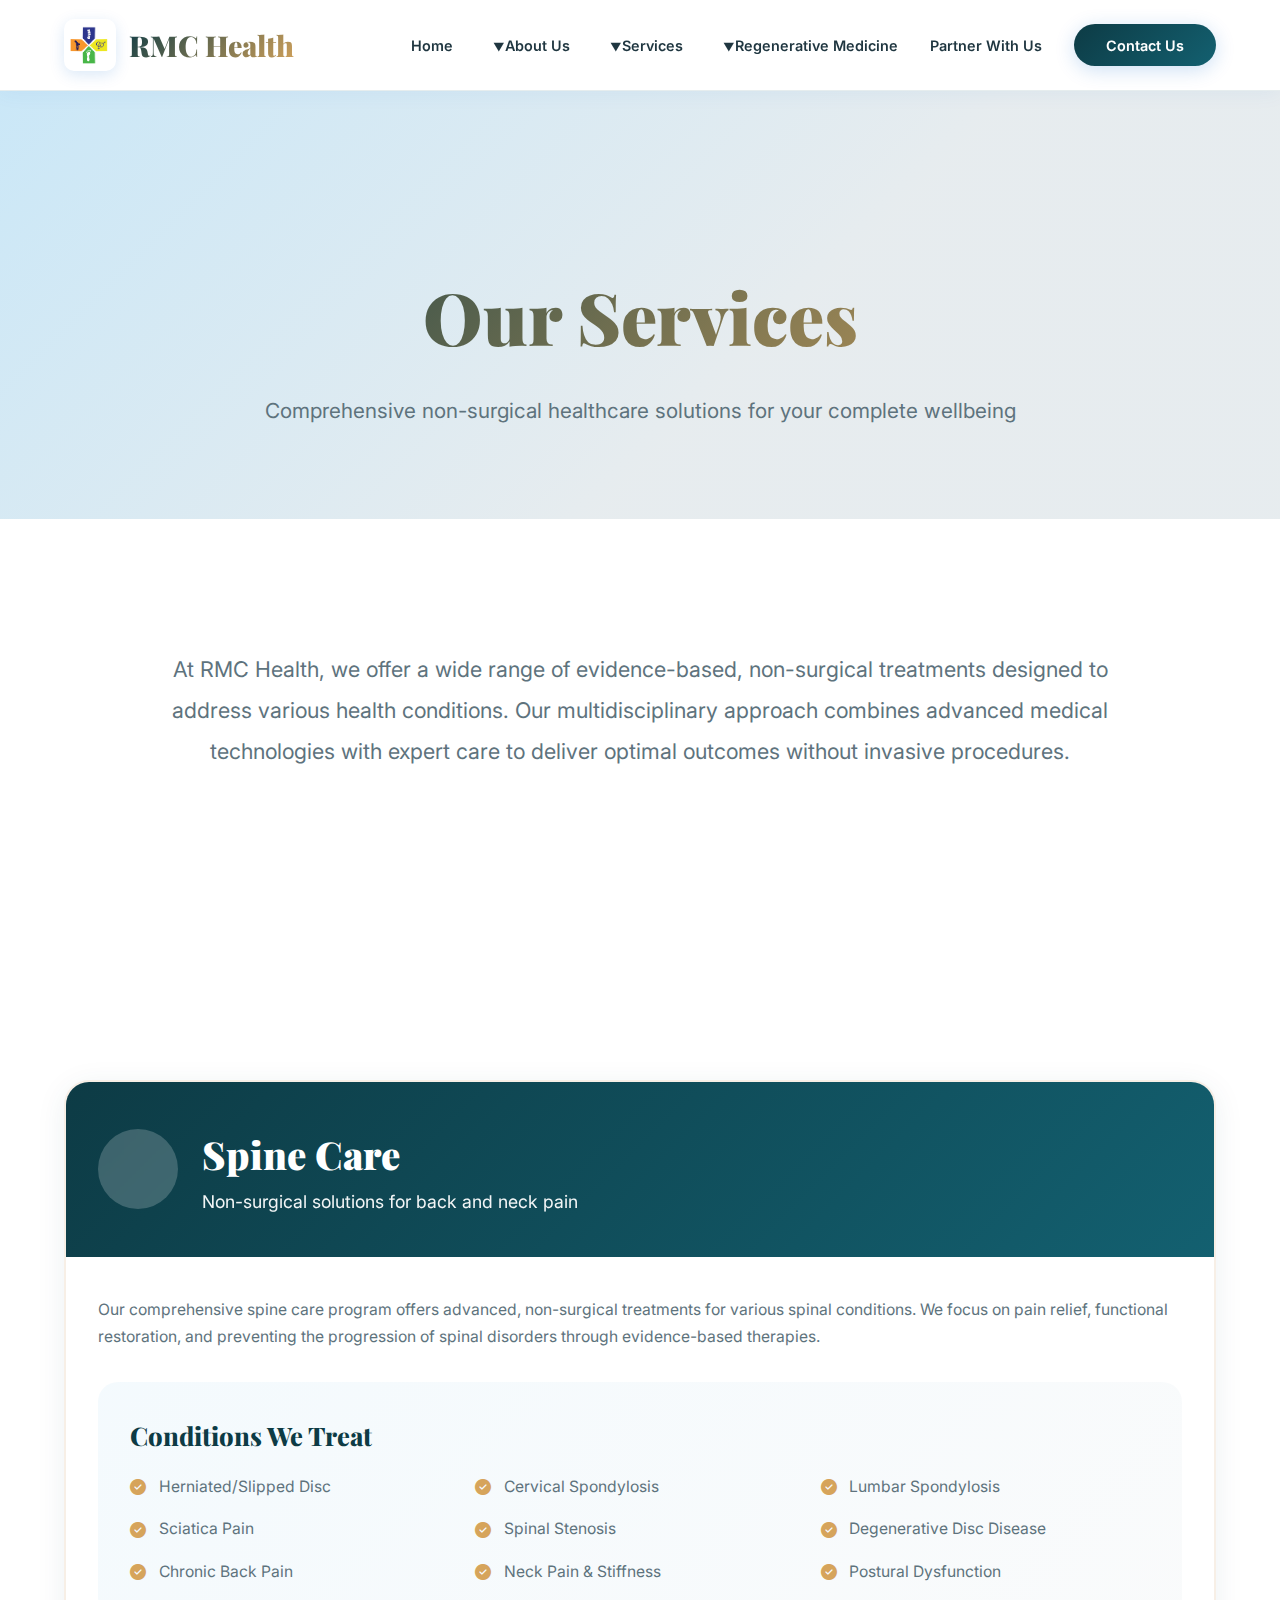
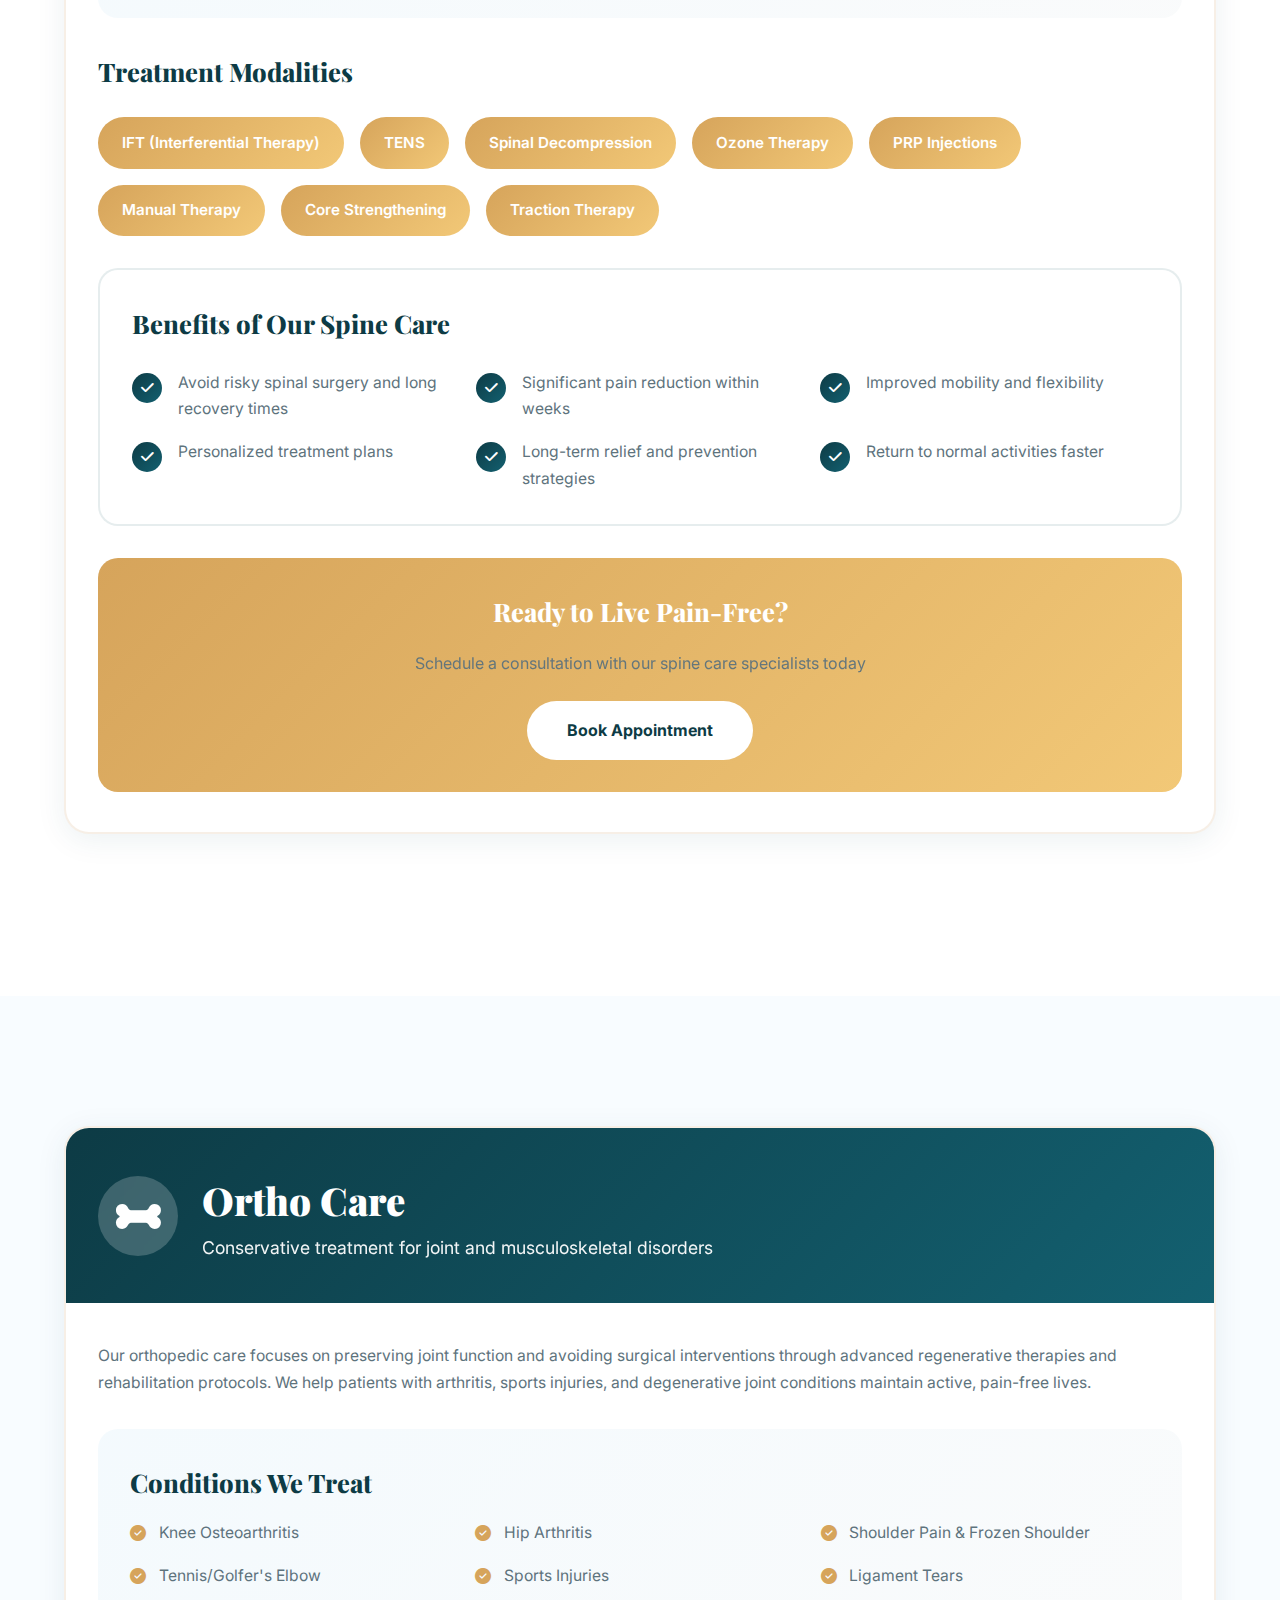
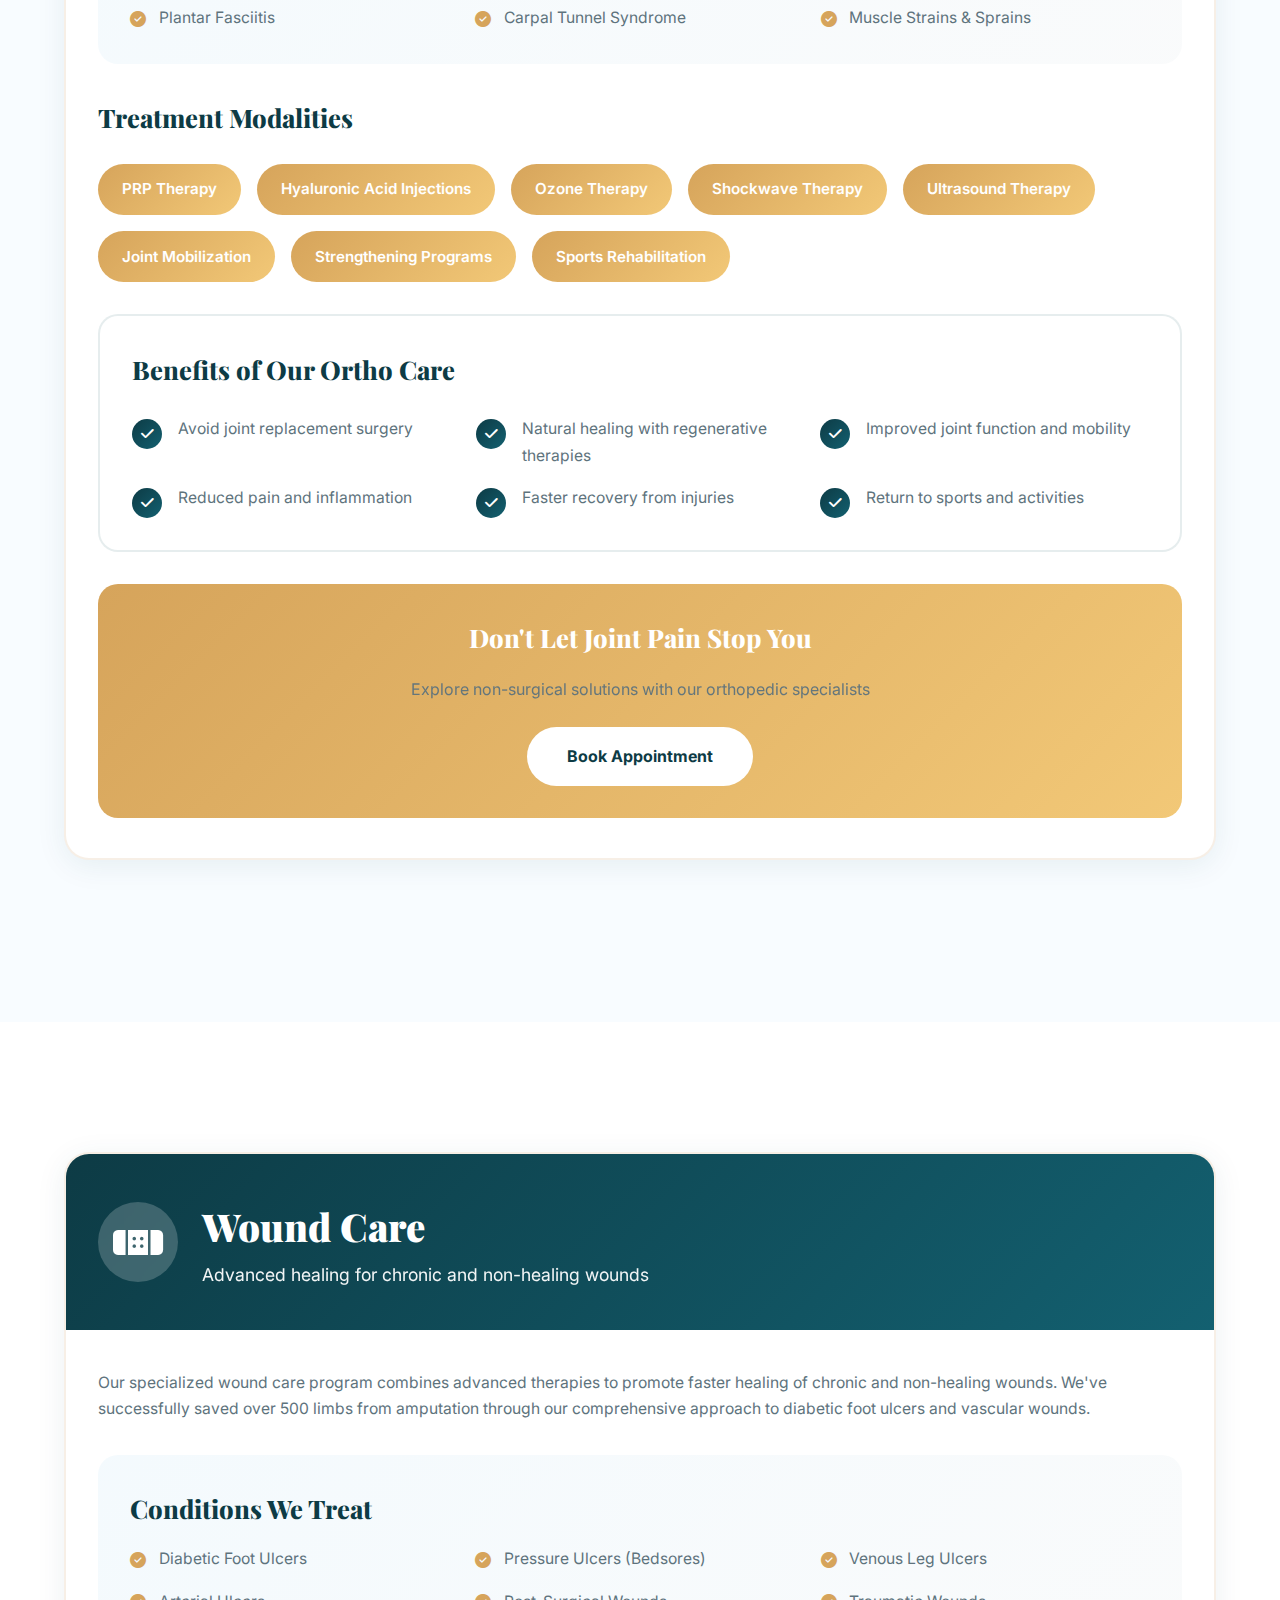
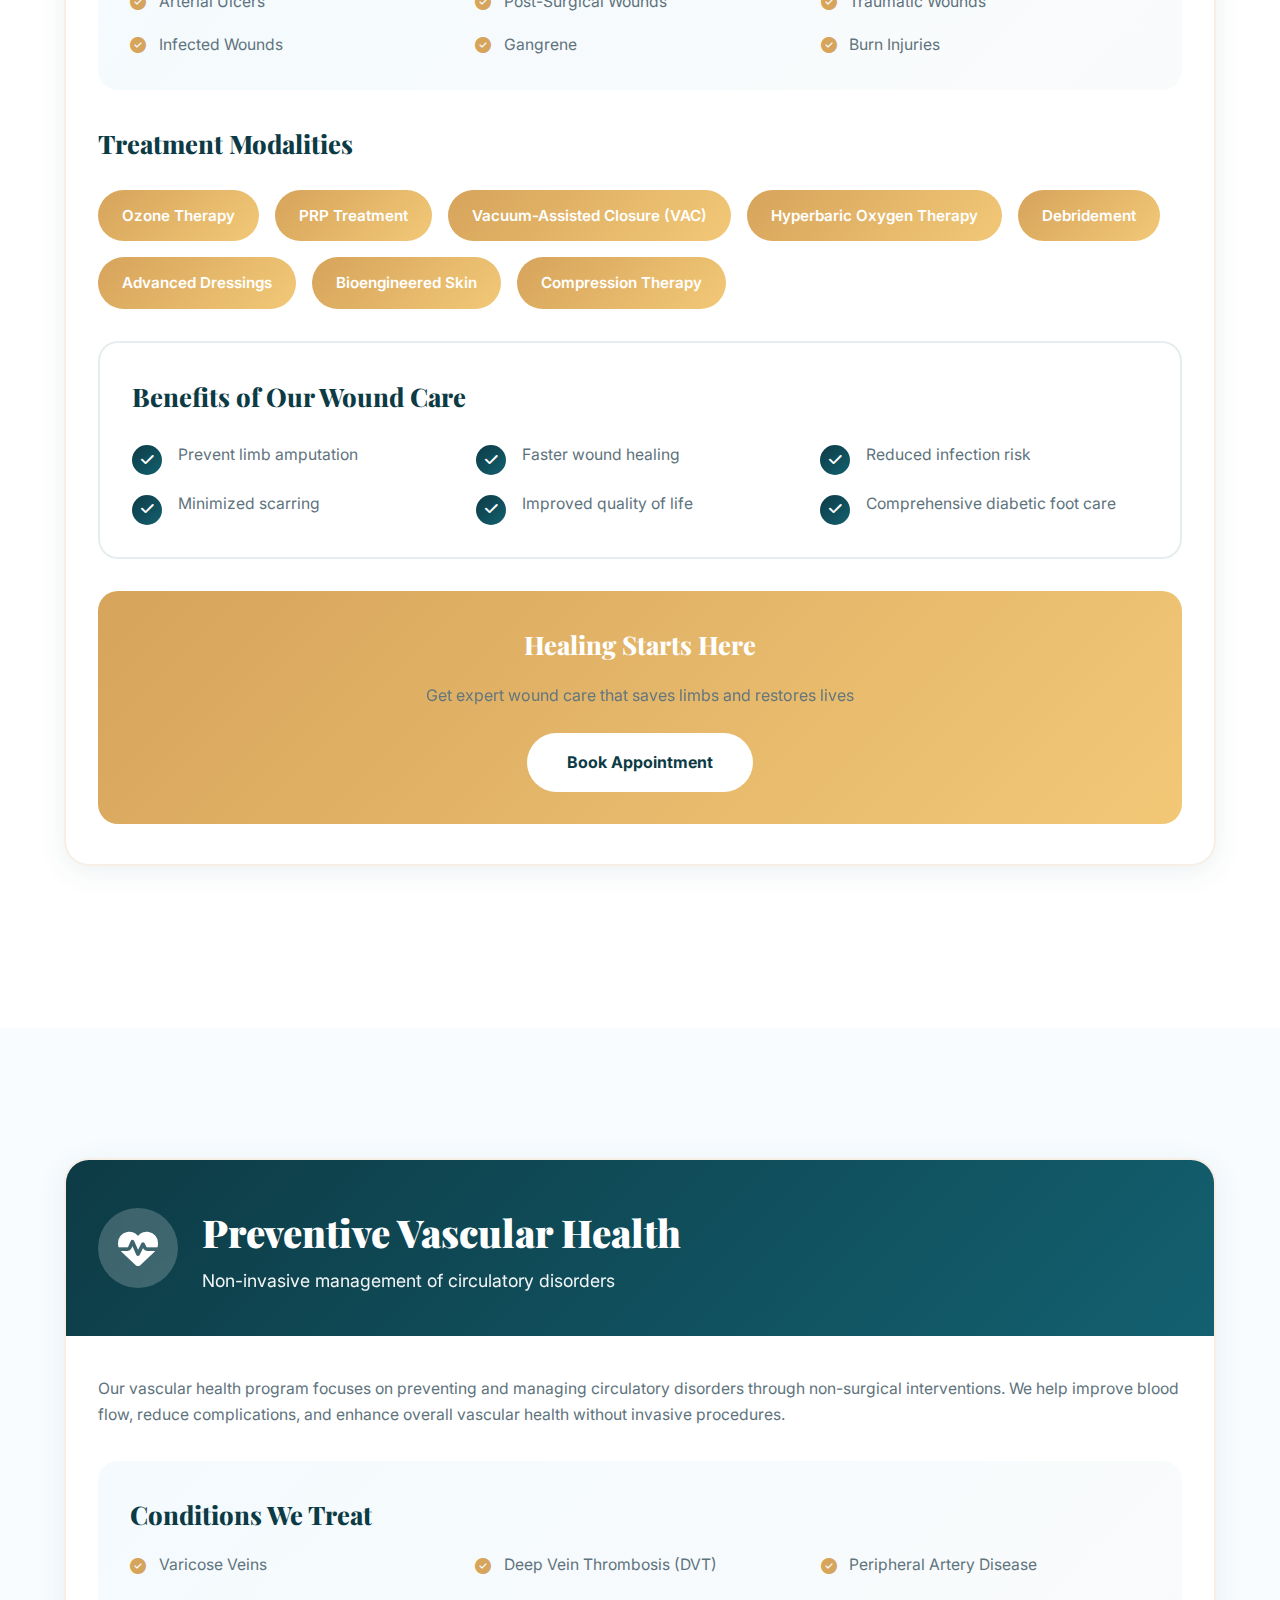
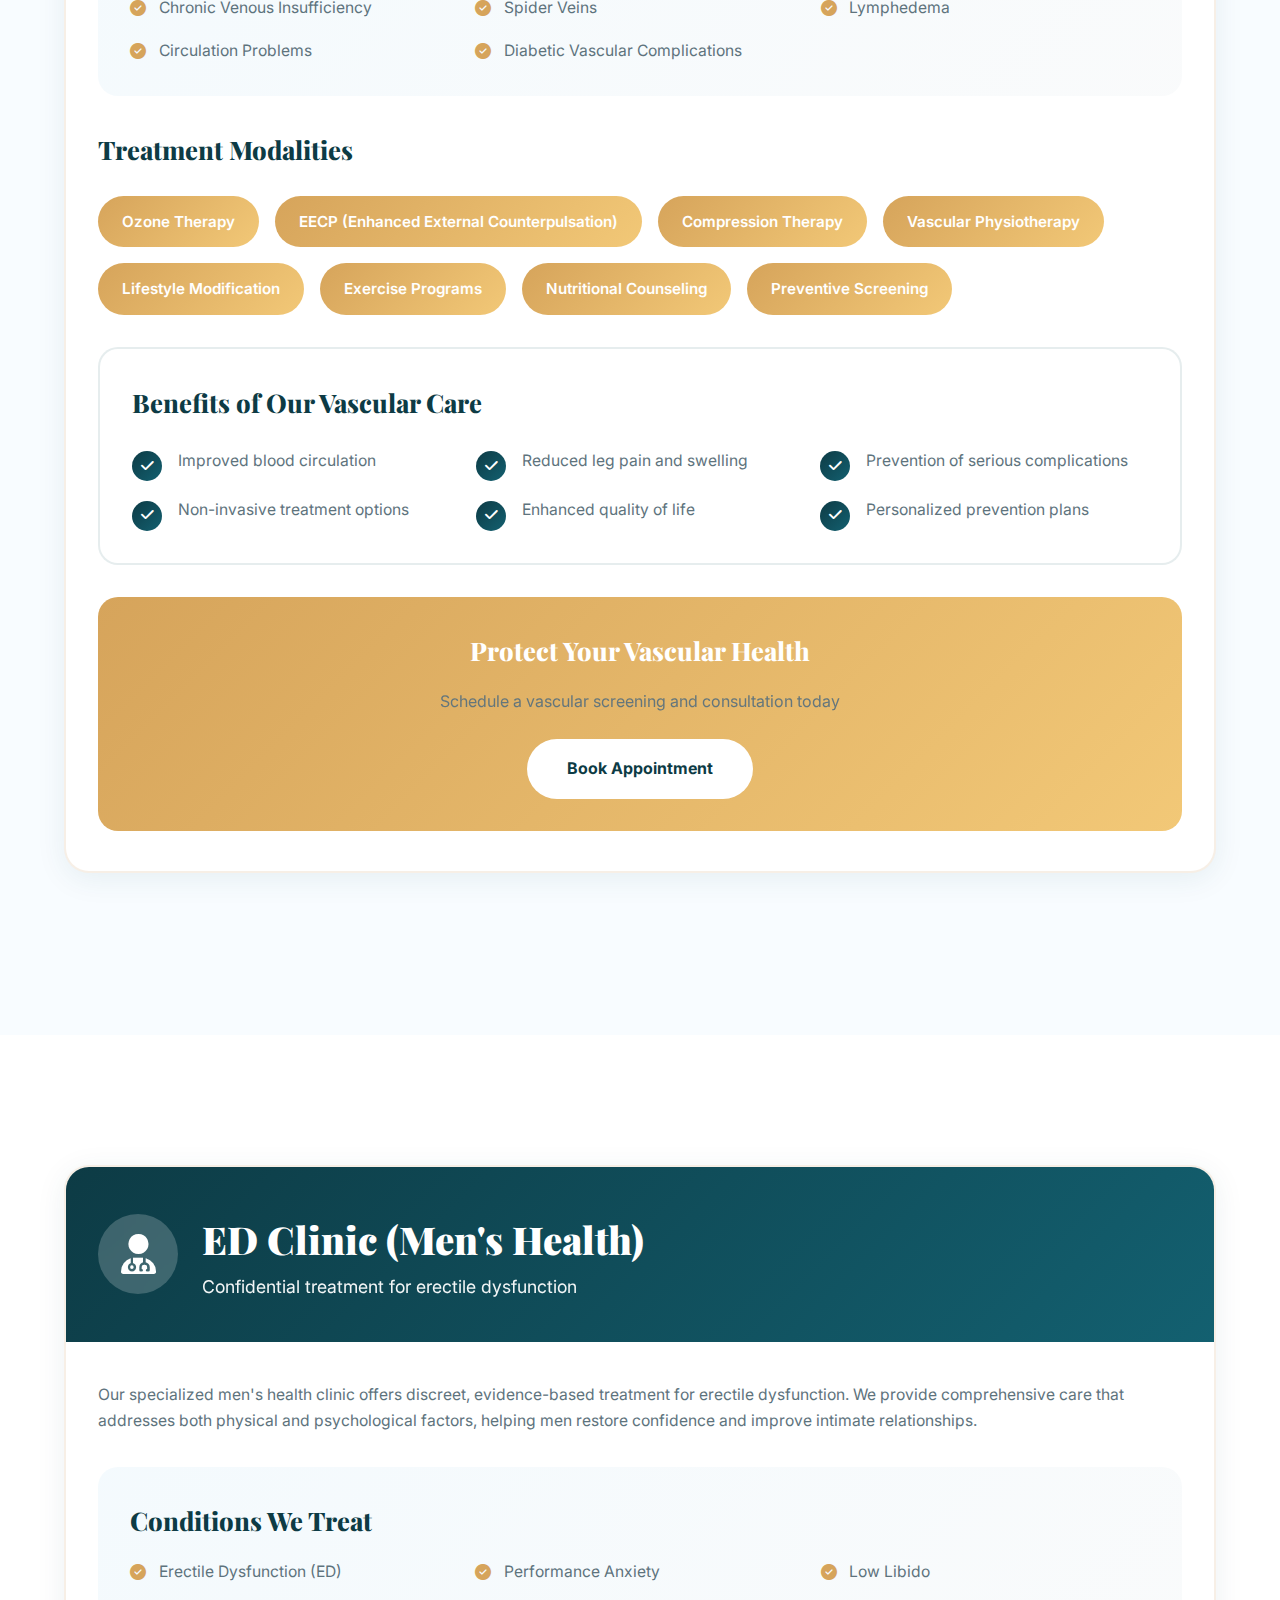
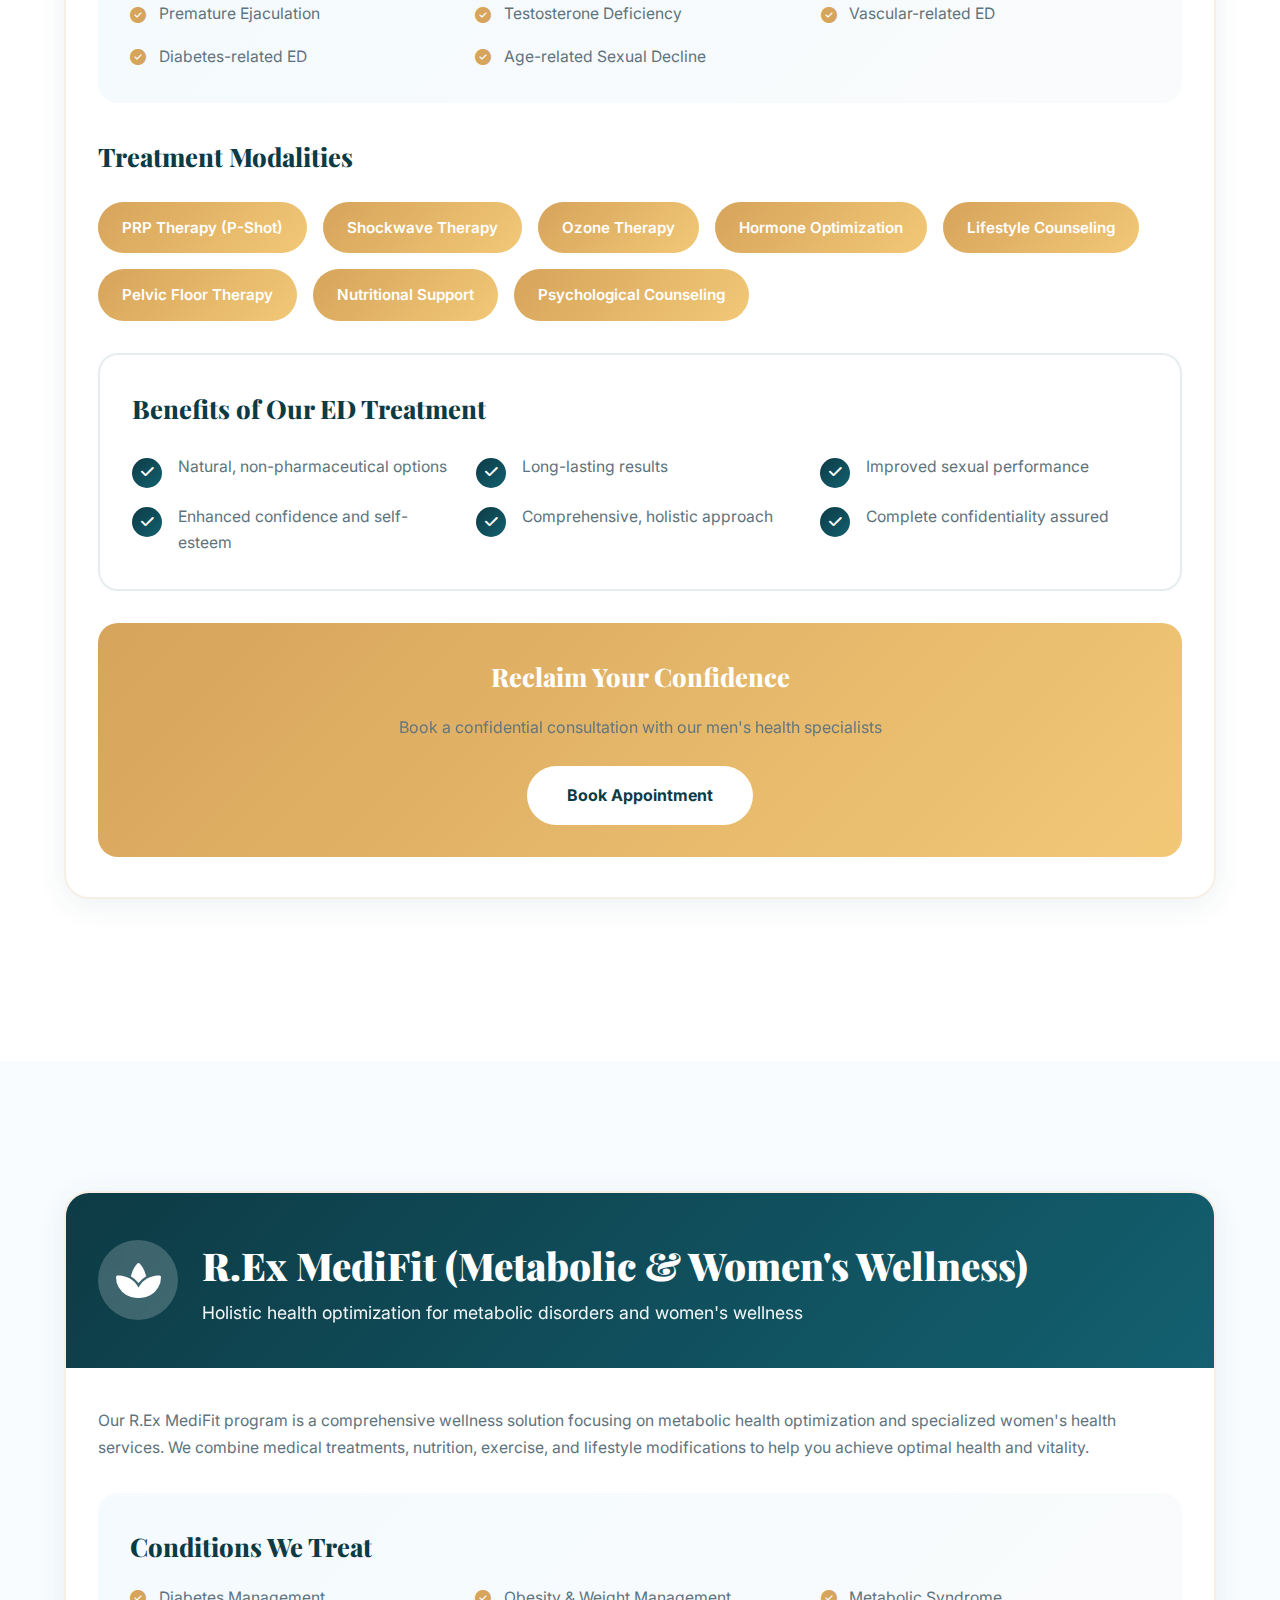
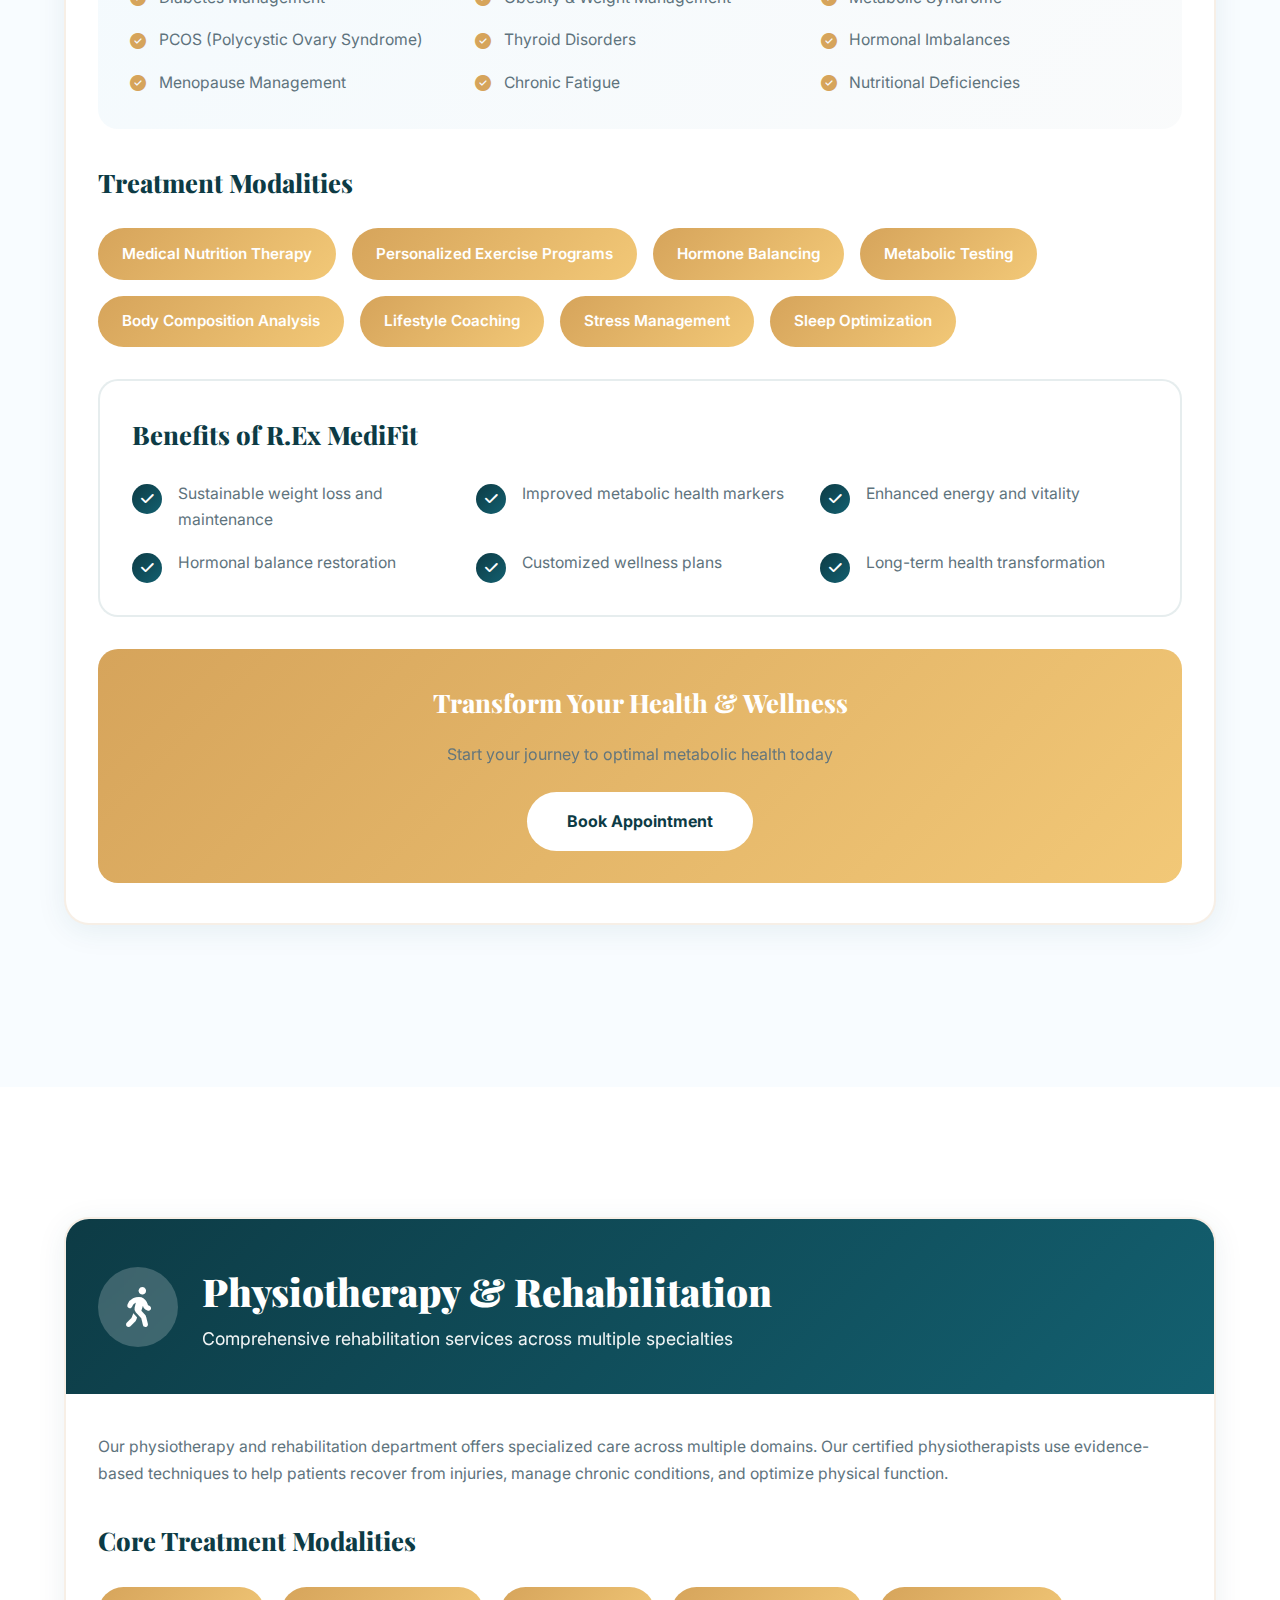
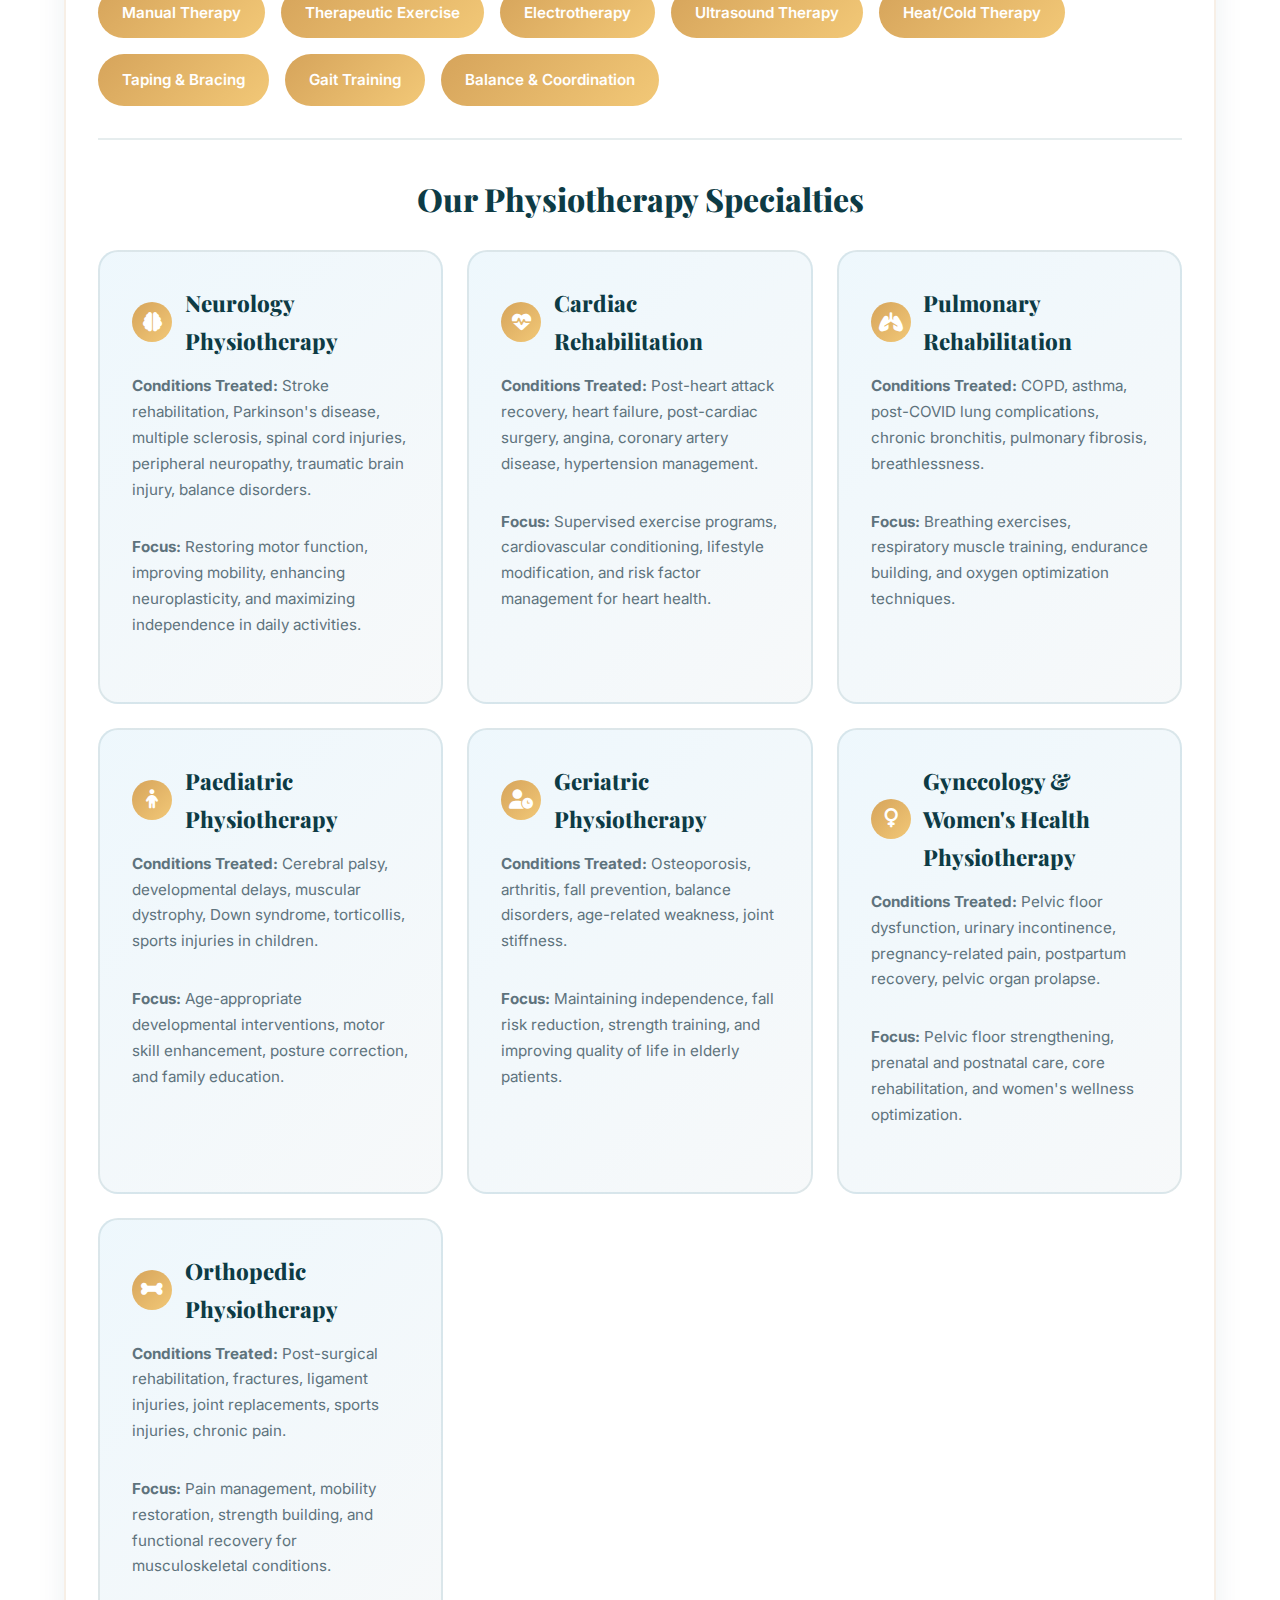
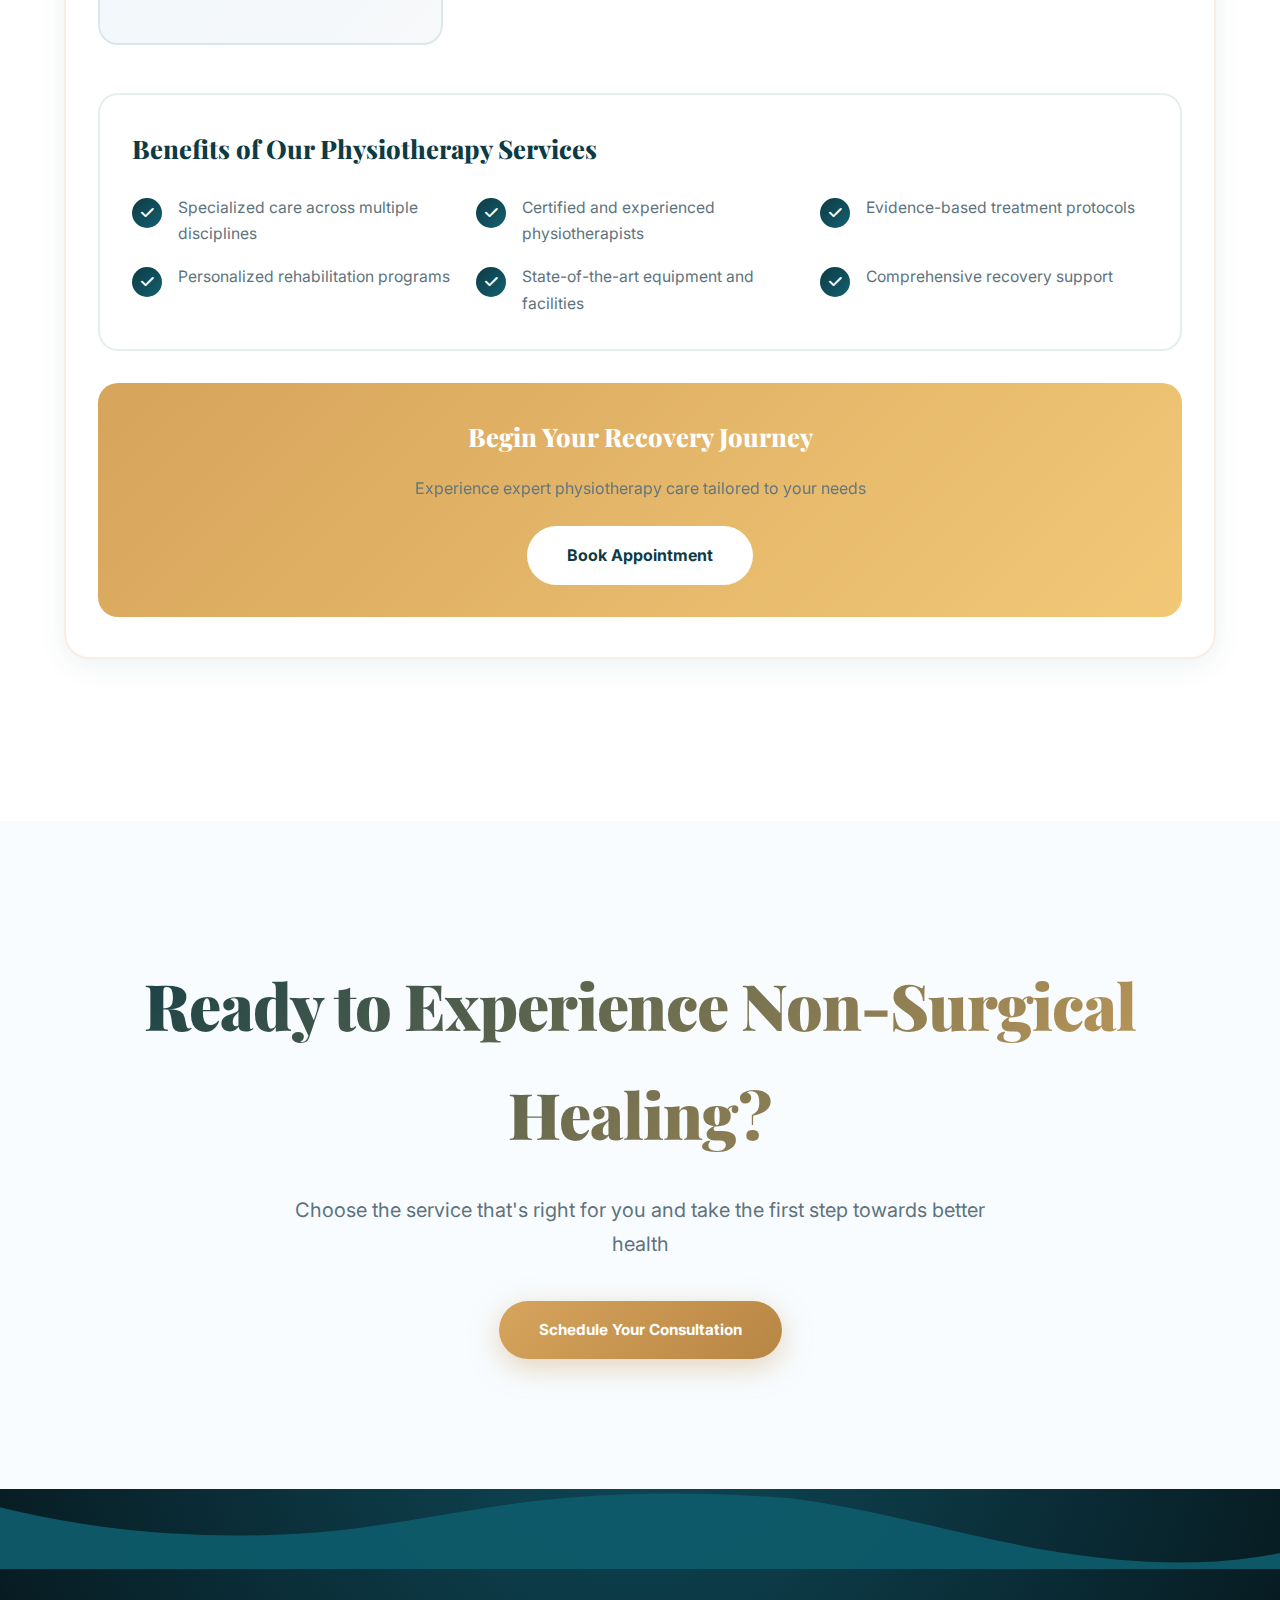
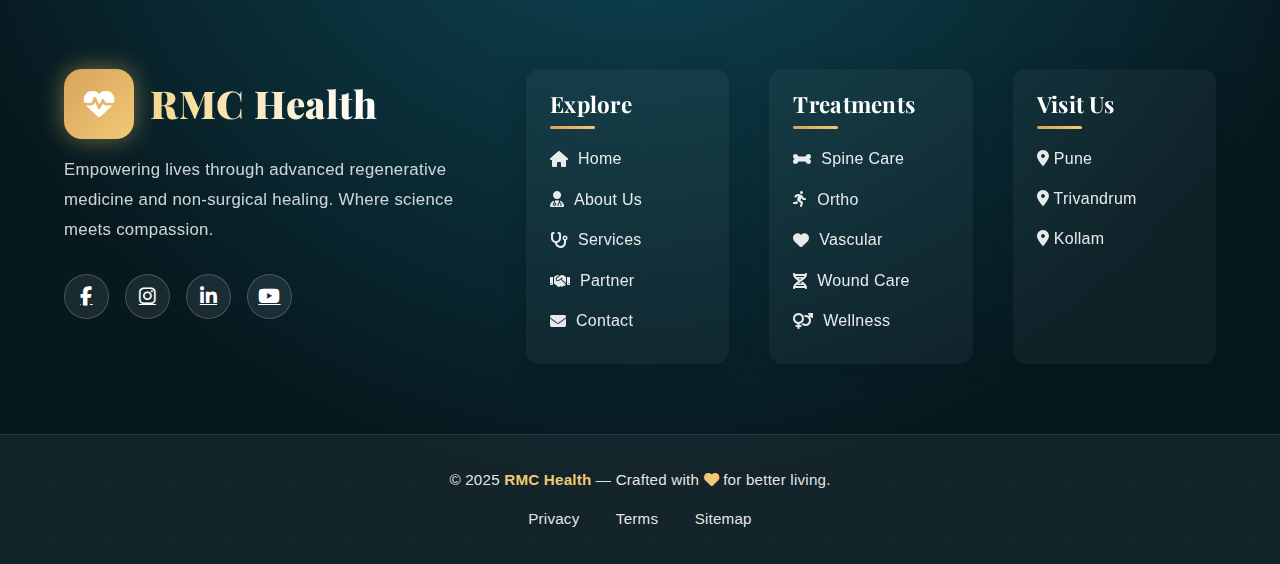
<file: service.html>
<!DOCTYPE html>
<html lang="en">
<head>
    <meta charset="UTF-8">
    <meta name="viewport" content="width=device-width, initial-scale=1.0">
    <title>Our Services - RMC Health</title>
    <link href="https://fonts.googleapis.com/css2?family=Playfair+Display:wght@400;500;600;700;800;900&family=Inter:wght@300;400;500;600;700;800;900&display=swap" rel="stylesheet">
    <link rel="stylesheet" href="style.css">
    <link rel="stylesheet" href="https://cdnjs.cloudflare.com/ajax/libs/font-awesome/6.5.0/css/all.min.css">
    <style>
        /* Services Page Styles */
        .page-header {
            background: linear-gradient(135deg, rgba(199, 230, 247, 0.95) 0%, rgba(228, 234, 237, 0.9) 60%),
                        url('https://images.unsplash.com/photo-1519494026892-80bbd2d6fd0d?q=80&w=2053&auto=format&fit=crop') center/cover;
            padding: clamp(140px, 20vh, 180px) clamp(1.5rem, 5vw, 6rem) clamp(60px, 10vh, 100px);
            margin-top: 75px;
            text-align: center;
        }

        .page-header h1 {
            font-family: 'Playfair Display', serif;
            font-size: clamp(2.5rem, 7vw, 4.5rem);
            font-weight: 900;
            background: linear-gradient(135deg, var(--primary), var(--accent));
            -webkit-background-clip: text;
            -webkit-text-fill-color: transparent;
            margin-bottom: 1rem;
        }

        .page-header p {
            font-size: clamp(1rem, 2vw, 1.3rem);
            color: var(--text-gray);
            max-width: 800px;
            margin: 0 auto;
        }

        .services-intro {
            text-align: center;
            max-width: 1000px;
            margin: 0 auto 3rem;
        }

        .intro-text {
            font-size: clamp(1.1rem, 2.5vw, 1.35rem);
            line-height: 1.9;
            color: var(--text-gray);
            font-weight: 400;
        }

        .service-card {
            background: white;
            border-radius: 25px;
            overflow: hidden;
            box-shadow: 0 6px 30px rgba(13, 79, 92, 0.08);
            transition: all 0.4s ease;
            border: 2px solid rgba(201, 150, 84, 0.15);
            margin-bottom: 2rem;
        }

        .service-card:hover {
            box-shadow: 0 15px 50px rgba(13, 79, 92, 0.12);
            border-color: var(--accent);
            transform: translateY(-5px);
        }

        .service-header {
            background: linear-gradient(135deg, var(--primary), var(--primary-light));
            color: white;
            padding: 2.5rem 2rem;
            display: flex;
            align-items: center;
            gap: 1.5rem;
        }

        .service-icon {
            width: 80px;
            height: 80px;
            background: rgba(255, 255, 255, 0.2);
            border-radius: 50%;
            display: flex;
            align-items: center;
            justify-content: center;
            font-size: 2.5rem;
            flex-shrink: 0;
            backdrop-filter: blur(10px);
        }

        .service-header h2 {
            font-family: 'Playfair Display', serif;
            font-size: clamp(1.8rem, 3vw, 2.5rem);
            font-weight: 900;
            margin: 0;
        }

        .service-content {
            padding: 2.5rem 2rem;
        }

        .service-description {
            color: var(--text-gray);
            line-height: 1.8;
            font-size: 1.05rem;
            margin-bottom: 2rem;
        }

        .conditions-treated {
            background: linear-gradient(135deg, rgba(199, 230, 247, 0.2), rgba(228, 234, 237, 0.2));
            padding: 2rem;
            border-radius: 20px;
            margin-bottom: 2rem;
        }

        .conditions-treated h3 {
            font-family: 'Playfair Display', serif;
            font-size: clamp(1.3rem, 2vw, 1.6rem);
            color: var(--primary);
            margin-bottom: 1rem;
            font-weight: 800;
        }

        .conditions-grid {
            display: grid;
            grid-template-columns: repeat(auto-fit, minmax(min(250px, 100%), 1fr));
            gap: 1rem;
        }

        .condition-item {
            display: flex;
            align-items: center;
            gap: 0.8rem;
            color: var(--text-gray);
            font-size: 0.98rem;
        }

        .condition-item i {
            color: var(--accent);
            font-size: 1rem;
            flex-shrink: 0;
        }

        .treatments-section {
            margin-bottom: 2rem;
        }

        .treatments-section h3 {
            font-family: 'Playfair Display', serif;
            font-size: clamp(1.3rem, 2vw, 1.6rem);
            color: var(--primary);
            margin-bottom: 1.5rem;
            font-weight: 800;
        }

        .treatment-pills {
            display: flex;
            flex-wrap: wrap;
            gap: 1rem;
        }

        .treatment-pill {
            background: linear-gradient(135deg, var(--accent), var(--accent-light));
            color: white;
            padding: 0.8rem 1.5rem;
            border-radius: 50px;
            font-weight: 600;
            font-size: 0.95rem;
            transition: all 0.3s ease;
        }

        .treatment-pill:hover {
            transform: translateY(-3px);
            box-shadow: 0 5px 15px rgba(201, 150, 84, 0.3);
        }

        .benefits-section {
            background: white;
            border: 2px solid rgba(13, 79, 92, 0.1);
            border-radius: 20px;
            padding: 2rem;
        }

        .benefits-section h3 {
            font-family: 'Playfair Display', serif;
            font-size: clamp(1.3rem, 2vw, 1.6rem);
            color: var(--primary);
            margin-bottom: 1.5rem;
            font-weight: 800;
        }

        .benefits-list {
            display: grid;
            grid-template-columns: repeat(auto-fit, minmax(min(280px, 100%), 1fr));
            gap: 1rem;
        }

        .benefit-item {
            display: flex;
            align-items: flex-start;
            gap: 1rem;
        }

        .benefit-item i {
            width: 30px;
            height: 30px;
            background: linear-gradient(135deg, var(--primary), var(--primary-light));
            color: white;
            border-radius: 50%;
            display: flex;
            align-items: center;
            justify-content: center;
            font-size: 0.9rem;
            flex-shrink: 0;
            margin-top: 0.2rem;
        }

        .benefit-item p {
            color: var(--text-gray);
            line-height: 1.7;
            margin: 0;
        }

        .subspecialty-section {
            margin-top: 2rem;
            padding-top: 2rem;
            border-top: 2px solid rgba(13, 79, 92, 0.1);
        }

        .subspecialty-section h3 {
            font-family: 'Playfair Display', serif;
            font-size: clamp(1.5rem, 2.5vw, 2rem);
            color: var(--primary);
            margin-bottom: 1.5rem;
            font-weight: 800;
            text-align: center;
        }

        .subspecialty-grid {
            display: grid;
            grid-template-columns: repeat(auto-fit, minmax(min(300px, 100%), 1fr));
            gap: 1.5rem;
        }

        .subspecialty-card {
            background: linear-gradient(135deg, rgba(199, 230, 247, 0.3), rgba(228, 234, 237, 0.3));
            padding: 2rem;
            border-radius: 20px;
            border: 2px solid rgba(13, 79, 92, 0.1);
            transition: all 0.3s ease;
        }

        .subspecialty-card:hover {
            border-color: var(--accent);
            transform: translateY(-5px);
            box-shadow: 0 10px 30px rgba(13, 79, 92, 0.1);
        }

        .subspecialty-card h4 {
            font-family: 'Playfair Display', serif;
            font-size: clamp(1.2rem, 2vw, 1.4rem);
            color: var(--primary);
            margin-bottom: 0.8rem;
            font-weight: 800;
            display: flex;
            align-items: center;
            gap: 0.8rem;
        }

        .subspecialty-card h4 i {
            width: 40px;
            height: 40px;
            background: linear-gradient(135deg, var(--accent), var(--accent-light));
            color: white;
            border-radius: 50%;
            display: flex;
            align-items: center;
            justify-content: center;
            font-size: 1.2rem;
            flex-shrink: 0;
        }

        .subspecialty-card p {
            color: var(--text-gray);
            line-height: 1.7;
            font-size: 0.95rem;
        }

        .cta-banner {
            background: linear-gradient(135deg, var(--accent), var(--accent-light));
            color: white;
            padding: 2rem;
            border-radius: 20px;
            text-align: center;
            margin-top: 2rem;
        }

        .cta-banner h4 {
            font-family: 'Playfair Display', serif;
            font-size: clamp(1.3rem, 2vw, 1.8rem);
            margin-bottom: 1rem;
            font-weight: 800;
        }

        .cta-banner p {
            font-size: 1rem;
            margin-bottom: 1.5rem;
            opacity: 0.95;
        }

        .cta-btn {
            display: inline-block;
            background: white;
            color: var(--primary);
            padding: 1rem 2.5rem;
            border-radius: 50px;
            font-weight: 700;
            text-decoration: none;
            transition: all 0.3s ease;
        }

        .cta-btn:hover {
            transform: translateY(-3px);
            box-shadow: 0 10px 25px rgba(0, 0, 0, 0.2);
        }

        @media (max-width: 768px) {
            .service-header {
                flex-direction: column;
                text-align: center;
            }
        }
    </style>
</head>
<body>
      <header id="header">
  <nav>
    <div class="logo">
      <!-- 🩺 Replace this with your actual logo path -->
      <img src="assets/rmc c logo  only.png" alt="RMC Health Logo" class="logo-img">
      <span>RMC Health</span>
    </div>

    <div class="menu-toggle" id="menuToggle">
      <span></span>
      <span></span>
      <span></span>
    </div>

    <ul class="nav-links" id="navLinks">
      <li><a href="index.html">Home</a></li>

      <li class="dropdown">
        <a href="about.html" class="dropdown-toggle">About Us</a>
        <ul class="dropdown-menu">
          <li><a href="#overview">Overview</a></li>
          <li><a href="#vision-mission">Vision & Mission</a></li>
          <li><a href="#philosophy">Core Philosophy</a></li>
          <li><a href="#values">Core Values</a></li>
          <li><a href="#team">Meet Our Team</a></li>
        </ul>
      </li>

      <li class="dropdown">
        <a href="service.html" class="dropdown-toggle">Services</a>
        <ul class="dropdown-menu">
          <li><a href="#spine-care">Spine Care</a></li>
          <li><a href="#ortho-care">Ortho Care</a></li>
          <li><a href="#wound-care">Wound Care</a></li>
          <li><a href="#vascular-health">Vascular Health</a></li>
          <li><a href="#ed-clinic">ED Clinic</a></li>
          <li><a href="#metabolic-wellness">Metabolic & Wellness</a></li>
          <li><a href="#physiotherapy">Physiotherapy</a></li>
        </ul>
      </li>

      <li class="dropdown">
        <a href="regenerative.html" class="dropdown-toggle">Regenerative Medicine</a>
        <ul class="dropdown-menu">
          <li><a href="#prp-therapy">PRP Therapy</a></li>
          <li><a href="#gfc-therapy">GFC Therapy</a></li>
          <li><a href="#hyaluronic-acid">Hyaluronic Acid</a></li>
          <li><a href="#ozone-therapy">Ozone Therapy</a></li>
          <li><a href="#stem-cell">Stem Cell Therapy</a></li>
        </ul>
      </li>

      <li><a href="partner.html">Partner With Us</a></li>
      <li><a href="contact .html" class="contact-btn">Contact Us</a></li>
    </ul>
  </nav>
</header>

    <!-- Page Header -->
    <section class="page-header">
        <h1>Our Services</h1>
        <p>Comprehensive non-surgical healthcare solutions for your complete wellbeing</p>
    </section>

    <!-- Services Intro -->
    <section class="section">
        <div class="services-intro">
            <p class="intro-text">At RMC Health, we offer a wide range of evidence-based, non-surgical treatments designed to address various health conditions. Our multidisciplinary approach combines advanced medical technologies with expert care to deliver optimal outcomes without invasive procedures.</p>
        </div>
    </section>

    <!-- Spine Care Service -->
    <section class="section" id="spine-care">
        <div class="service-card">
            <div class="service-header">
                <div class="service-icon">
                    <i class="fas fa-spine"></i>
                </div>
                <div>
                    <h2>Spine Care</h2>
                    <p style="margin: 0; opacity: 0.95; font-size: 1.1rem;">Non-surgical solutions for back and neck pain</p>
                </div>
            </div>
            
            <div class="service-content">
                <p class="service-description">Our comprehensive spine care program offers advanced, non-surgical treatments for various spinal conditions. We focus on pain relief, functional restoration, and preventing the progression of spinal disorders through evidence-based therapies.</p>
                
                <div class="conditions-treated">
                    <h3>Conditions We Treat</h3>
                    <div class="conditions-grid">
                        <div class="condition-item">
                            <i class="fas fa-check-circle"></i>
                            <span>Herniated/Slipped Disc</span>
                        </div>
                        <div class="condition-item">
                            <i class="fas fa-check-circle"></i>
                            <span>Cervical Spondylosis</span>
                        </div>
                        <div class="condition-item">
                            <i class="fas fa-check-circle"></i>
                            <span>Lumbar Spondylosis</span>
                        </div>
                        <div class="condition-item">
                            <i class="fas fa-check-circle"></i>
                            <span>Sciatica Pain</span>
                        </div>
                        <div class="condition-item">
                            <i class="fas fa-check-circle"></i>
                            <span>Spinal Stenosis</span>
                        </div>
                        <div class="condition-item">
                            <i class="fas fa-check-circle"></i>
                            <span>Degenerative Disc Disease</span>
                        </div>
                        <div class="condition-item">
                            <i class="fas fa-check-circle"></i>
                            <span>Chronic Back Pain</span>
                        </div>
                        <div class="condition-item">
                            <i class="fas fa-check-circle"></i>
                            <span>Neck Pain & Stiffness</span>
                        </div>
                        <div class="condition-item">
                            <i class="fas fa-check-circle"></i>
                            <span>Postural Dysfunction</span>
                        </div>
                    </div>
                </div>

                <div class="treatments-section">
                    <h3>Treatment Modalities</h3>
                    <div class="treatment-pills">
                        <span class="treatment-pill">IFT (Interferential Therapy)</span>
                        <span class="treatment-pill">TENS</span>
                        <span class="treatment-pill">Spinal Decompression</span>
                        <span class="treatment-pill">Ozone Therapy</span>
                        <span class="treatment-pill">PRP Injections</span>
                        <span class="treatment-pill">Manual Therapy</span>
                        <span class="treatment-pill">Core Strengthening</span>
                        <span class="treatment-pill">Traction Therapy</span>
                    </div>
                </div>

                <div class="benefits-section">
                    <h3>Benefits of Our Spine Care</h3>
                    <div class="benefits-list">
                        <div class="benefit-item">
                            <i class="fas fa-check"></i>
                            <p>Avoid risky spinal surgery and long recovery times</p>
                        </div>
                        <div class="benefit-item">
                            <i class="fas fa-check"></i>
                            <p>Significant pain reduction within weeks</p>
                        </div>
                        <div class="benefit-item">
                            <i class="fas fa-check"></i>
                            <p>Improved mobility and flexibility</p>
                        </div>
                        <div class="benefit-item">
                            <i class="fas fa-check"></i>
                            <p>Personalized treatment plans</p>
                        </div>
                        <div class="benefit-item">
                            <i class="fas fa-check"></i>
                            <p>Long-term relief and prevention strategies</p>
                        </div>
                        <div class="benefit-item">
                            <i class="fas fa-check"></i>
                            <p>Return to normal activities faster</p>
                        </div>
                    </div>
                </div>

                <div class="cta-banner">
                    <h4>Ready to Live Pain-Free?</h4>
                    <p>Schedule a consultation with our spine care specialists today</p>
                    <a href="contact.html" class="cta-btn">Book Appointment</a>
                </div>
            </div>
        </div>
    </section>

    <!-- Ortho Care Service -->
    <section class="section section-alt" id="ortho-care">
        <div class="service-card">
            <div class="service-header">
                <div class="service-icon">
                    <i class="fas fa-bone"></i>
                </div>
                <div>
                    <h2>Ortho Care</h2>
                    <p style="margin: 0; opacity: 0.95; font-size: 1.1rem;">Conservative treatment for joint and musculoskeletal disorders</p>
                </div>
            </div>
            
            <div class="service-content">
                <p class="service-description">Our orthopedic care focuses on preserving joint function and avoiding surgical interventions through advanced regenerative therapies and rehabilitation protocols. We help patients with arthritis, sports injuries, and degenerative joint conditions maintain active, pain-free lives.</p>
                
                <div class="conditions-treated">
                    <h3>Conditions We Treat</h3>
                    <div class="conditions-grid">
                        <div class="condition-item">
                            <i class="fas fa-check-circle"></i>
                            <span>Knee Osteoarthritis</span>
                        </div>
                        <div class="condition-item">
                            <i class="fas fa-check-circle"></i>
                            <span>Hip Arthritis</span>
                        </div>
                        <div class="condition-item">
                            <i class="fas fa-check-circle"></i>
                            <span>Shoulder Pain & Frozen Shoulder</span>
                        </div>
                        <div class="condition-item">
                            <i class="fas fa-check-circle"></i>
                            <span>Tennis/Golfer's Elbow</span>
                        </div>
                        <div class="condition-item">
                            <i class="fas fa-check-circle"></i>
                            <span>Sports Injuries</span>
                        </div>
                        <div class="condition-item">
                            <i class="fas fa-check-circle"></i>
                            <span>Ligament Tears</span>
                        </div>
                        <div class="condition-item">
                            <i class="fas fa-check-circle"></i>
                            <span>Plantar Fasciitis</span>
                        </div>
                        <div class="condition-item">
                            <i class="fas fa-check-circle"></i>
                            <span>Carpal Tunnel Syndrome</span>
                        </div>
                        <div class="condition-item">
                            <i class="fas fa-check-circle"></i>
                            <span>Muscle Strains & Sprains</span>
                        </div>
                    </div>
                </div>

                <div class="treatments-section">
                    <h3>Treatment Modalities</h3>
                    <div class="treatment-pills">
                        <span class="treatment-pill">PRP Therapy</span>
                        <span class="treatment-pill">Hyaluronic Acid Injections</span>
                        <span class="treatment-pill">Ozone Therapy</span>
                        <span class="treatment-pill">Shockwave Therapy</span>
                        <span class="treatment-pill">Ultrasound Therapy</span>
                        <span class="treatment-pill">Joint Mobilization</span>
                        <span class="treatment-pill">Strengthening Programs</span>
                        <span class="treatment-pill">Sports Rehabilitation</span>
                    </div>
                </div>

                <div class="benefits-section">
                    <h3>Benefits of Our Ortho Care</h3>
                    <div class="benefits-list">
                        <div class="benefit-item">
                            <i class="fas fa-check"></i>
                            <p>Avoid joint replacement surgery</p>
                        </div>
                        <div class="benefit-item">
                            <i class="fas fa-check"></i>
                            <p>Natural healing with regenerative therapies</p>
                        </div>
                        <div class="benefit-item">
                            <i class="fas fa-check"></i>
                            <p>Improved joint function and mobility</p>
                        </div>
                        <div class="benefit-item">
                            <i class="fas fa-check"></i>
                            <p>Reduced pain and inflammation</p>
                        </div>
                        <div class="benefit-item">
                            <i class="fas fa-check"></i>
                            <p>Faster recovery from injuries</p>
                        </div>
                        <div class="benefit-item">
                            <i class="fas fa-check"></i>
                            <p>Return to sports and activities</p>
                        </div>
                    </div>
                </div>

                <div class="cta-banner">
                    <h4>Don't Let Joint Pain Stop You</h4>
                    <p>Explore non-surgical solutions with our orthopedic specialists</p>
                    <a href="contact.html" class="cta-btn">Book Appointment</a>
                </div>
            </div>
        </div>
    </section>

    <!-- Wound Care Service -->
    <section class="section" id="wound-care">
        <div class="service-card">
            <div class="service-header">
                <div class="service-icon">
                    <i class="fas fa-band-aid"></i>
                </div>
                <div>
                    <h2>Wound Care</h2>
                    <p style="margin: 0; opacity: 0.95; font-size: 1.1rem;">Advanced healing for chronic and non-healing wounds</p>
                </div>
            </div>
            
            <div class="service-content">
                <p class="service-description">Our specialized wound care program combines advanced therapies to promote faster healing of chronic and non-healing wounds. We've successfully saved over 500 limbs from amputation through our comprehensive approach to diabetic foot ulcers and vascular wounds.</p>
                
                <div class="conditions-treated">
                    <h3>Conditions We Treat</h3>
                    <div class="conditions-grid">
                        <div class="condition-item">
                            <i class="fas fa-check-circle"></i>
                            <span>Diabetic Foot Ulcers</span>
                        </div>
                        <div class="condition-item">
                            <i class="fas fa-check-circle"></i>
                            <span>Pressure Ulcers (Bedsores)</span>
                        </div>
                        <div class="condition-item">
                            <i class="fas fa-check-circle"></i>
                            <span>Venous Leg Ulcers</span>
                        </div>
                        <div class="condition-item">
                            <i class="fas fa-check-circle"></i>
                            <span>Arterial Ulcers</span>
                        </div>
                        <div class="condition-item">
                            <i class="fas fa-check-circle"></i>
                            <span>Post-Surgical Wounds</span>
                        </div>
                        <div class="condition-item">
                            <i class="fas fa-check-circle"></i>
                            <span>Traumatic Wounds</span>
                        </div>
                        <div class="condition-item">
                            <i class="fas fa-check-circle"></i>
                            <span>Infected Wounds</span>
                        </div>
                        <div class="condition-item">
                            <i class="fas fa-check-circle"></i>
                            <span>Gangrene</span>
                        </div>
                        <div class="condition-item">
                            <i class="fas fa-check-circle"></i>
                            <span>Burn Injuries</span>
                        </div>
                    </div>
                </div>

                <div class="treatments-section">
                    <h3>Treatment Modalities</h3>
                    <div class="treatment-pills">
                        <span class="treatment-pill">Ozone Therapy</span>
                        <span class="treatment-pill">PRP Treatment</span>
                        <span class="treatment-pill">Vacuum-Assisted Closure (VAC)</span>
                        <span class="treatment-pill">Hyperbaric Oxygen Therapy</span>
                        <span class="treatment-pill">Debridement</span>
                        <span class="treatment-pill">Advanced Dressings</span>
                        <span class="treatment-pill">Bioengineered Skin</span>
                        <span class="treatment-pill">Compression Therapy</span>
                    </div>
                </div>

                <div class="benefits-section">
                    <h3>Benefits of Our Wound Care</h3>
                    <div class="benefits-list">
                        <div class="benefit-item">
                            <i class="fas fa-check"></i>
                            <p>Prevent limb amputation</p>
                        </div>
                        <div class="benefit-item">
                            <i class="fas fa-check"></i>
                            <p>Faster wound healing</p>
                        </div>
                        <div class="benefit-item">
                            <i class="fas fa-check"></i>
                            <p>Reduced infection risk</p>
                        </div>
                        <div class="benefit-item">
                            <i class="fas fa-check"></i>
                            <p>Minimized scarring</p>
                        </div>
                        <div class="benefit-item">
                            <i class="fas fa-check"></i>
                            <p>Improved quality of life</p>
                        </div>
                        <div class="benefit-item">
                            <i class="fas fa-check"></i>
                            <p>Comprehensive diabetic foot care</p>
                        </div>
                    </div>
                </div>

                <div class="cta-banner">
                    <h4>Healing Starts Here</h4>
                    <p>Get expert wound care that saves limbs and restores lives</p>
                    <a href="contact.html" class="cta-btn">Book Appointment</a>
                </div>
            </div>
        </div>
    </section>

    <!-- Preventive Vascular Health Service -->
    <section class="section section-alt" id="vascular-health">
        <div class="service-card">
            <div class="service-header">
                <div class="service-icon">
                    <i class="fas fa-heartbeat"></i>
                </div>
                <div>
                    <h2>Preventive Vascular Health</h2>
                    <p style="margin: 0; opacity: 0.95; font-size: 1.1rem;">Non-invasive management of circulatory disorders</p>
                </div>
            </div>
            
            <div class="service-content">
                <p class="service-description">Our vascular health program focuses on preventing and managing circulatory disorders through non-surgical interventions. We help improve blood flow, reduce complications, and enhance overall vascular health without invasive procedures.</p>
                
                <div class="conditions-treated">
                    <h3>Conditions We Treat</h3>
                    <div class="conditions-grid">
                        <div class="condition-item">
                            <i class="fas fa-check-circle"></i>
                            <span>Varicose Veins</span>
                        </div>
                        <div class="condition-item">
                            <i class="fas fa-check-circle"></i>
                            <span>Deep Vein Thrombosis (DVT)</span>
                        </div>
                        <div class="condition-item">
                            <i class="fas fa-check-circle"></i>
                            <span>Peripheral Artery Disease</span>
                        </div>
                        <div class="condition-item">
                            <i class="fas fa-check-circle"></i>
                            <span>Chronic Venous Insufficiency</span>
                        </div>
                        <div class="condition-item">
                            <i class="fas fa-check-circle"></i>
                            <span>Spider Veins</span>
                        </div>
                        <div class="condition-item">
                            <i class="fas fa-check-circle"></i>
                            <span>Lymphedema</span>
                        </div>
                        <div class="condition-item">
                            <i class="fas fa-check-circle"></i>
                            <span>Circulation Problems</span>
                        </div>
                        <div class="condition-item">
                            <i class="fas fa-check-circle"></i>
                            <span>Diabetic Vascular Complications</span>
                        </div>
                    </div>
                </div>

                <div class="treatments-section">
                    <h3>Treatment Modalities</h3>
                    <div class="treatment-pills">
                        <span class="treatment-pill">Ozone Therapy</span>
                        <span class="treatment-pill">EECP (Enhanced External Counterpulsation)</span>
                        <span class="treatment-pill">Compression Therapy</span>
                        <span class="treatment-pill">Vascular Physiotherapy</span>
                        <span class="treatment-pill">Lifestyle Modification</span>
                        <span class="treatment-pill">Exercise Programs</span>
                        <span class="treatment-pill">Nutritional Counseling</span>
                        <span class="treatment-pill">Preventive Screening</span>
                    </div>
                </div>

                <div class="benefits-section">
                    <h3>Benefits of Our Vascular Care</h3>
                    <div class="benefits-list">
                        <div class="benefit-item">
                            <i class="fas fa-check"></i>
                            <p>Improved blood circulation</p>
                        </div>
                        <div class="benefit-item">
                            <i class="fas fa-check"></i>
                            <p>Reduced leg pain and swelling</p>
                        </div>
                        <div class="benefit-item">
                            <i class="fas fa-check"></i>
                            <p>Prevention of serious complications</p>
                        </div>
                        <div class="benefit-item">
                            <i class="fas fa-check"></i>
                            <p>Non-invasive treatment options</p>
                        </div>
                        <div class="benefit-item">
                            <i class="fas fa-check"></i>
                            <p>Enhanced quality of life</p>
                        </div>
                        <div class="benefit-item">
                            <i class="fas fa-check"></i>
                            <p>Personalized prevention plans</p>
                        </div>
                    </div>
                </div>

                <div class="cta-banner">
                    <h4>Protect Your Vascular Health</h4>
                    <p>Schedule a vascular screening and consultation today</p>
                    <a href="contact.html" class="cta-btn">Book Appointment</a>
                </div>
            </div>
        </div>
    </section>

    <!-- ED Clinic (Men's Health) Service -->
    <section class="section" id="ed-clinic">
        <div class="service-card">
            <div class="service-header">
                <div class="service-icon">
                    <i class="fas fa-user-md"></i>
                </div>
                <div>
                    <h2>ED Clinic (Men's Health)</h2>
                    <p style="margin: 0; opacity: 0.95; font-size: 1.1rem;">Confidential treatment for erectile dysfunction</p>
                </div>
            </div>
            
            <div class="service-content">
                <p class="service-description">Our specialized men's health clinic offers discreet, evidence-based treatment for erectile dysfunction. We provide comprehensive care that addresses both physical and psychological factors, helping men restore confidence and improve intimate relationships.</p>
                
                <div class="conditions-treated">
                    <h3>Conditions We Treat</h3>
                    <div class="conditions-grid">
                        <div class="condition-item">
                            <i class="fas fa-check-circle"></i>
                            <span>Erectile Dysfunction (ED)</span>
                        </div>
                        <div class="condition-item">
                            <i class="fas fa-check-circle"></i>
                            <span>Performance Anxiety</span>
                        </div>
                        <div class="condition-item">
                            <i class="fas fa-check-circle"></i>
                            <span>Low Libido</span>
                        </div>
                        <div class="condition-item">
                            <i class="fas fa-check-circle"></i>
                            <span>Premature Ejaculation</span>
                        </div>
                        <div class="condition-item">
                            <i class="fas fa-check-circle"></i>
                            <span>Testosterone Deficiency</span>
                        </div>
                        <div class="condition-item">
                            <i class="fas fa-check-circle"></i>
                            <span>Vascular-related ED</span>
                        </div>
                        <div class="condition-item">
                            <i class="fas fa-check-circle"></i>
                            <span>Diabetes-related ED</span>
                        </div>
                        <div class="condition-item">
                            <i class="fas fa-check-circle"></i>
                            <span>Age-related Sexual Decline</span>
                        </div>
                    </div>
                </div>

                <div class="treatments-section">
                    <h3>Treatment Modalities</h3>
                    <div class="treatment-pills">
                        <span class="treatment-pill">PRP Therapy (P-Shot)</span>
                        <span class="treatment-pill">Shockwave Therapy</span>
                        <span class="treatment-pill">Ozone Therapy</span>
                        <span class="treatment-pill">Hormone Optimization</span>
                        <span class="treatment-pill">Lifestyle Counseling</span>
                        <span class="treatment-pill">Pelvic Floor Therapy</span>
                        <span class="treatment-pill">Nutritional Support</span>
                        <span class="treatment-pill">Psychological Counseling</span>
                    </div>
                </div>

                <div class="benefits-section">
                    <h3>Benefits of Our ED Treatment</h3>
                    <div class="benefits-list">
                        <div class="benefit-item">
                            <i class="fas fa-check"></i>
                            <p>Natural, non-pharmaceutical options</p>
                        </div>
                        <div class="benefit-item">
                            <i class="fas fa-check"></i>
                            <p>Long-lasting results</p>
                        </div>
                        <div class="benefit-item">
                            <i class="fas fa-check"></i>
                            <p>Improved sexual performance</p>
                        </div>
                        <div class="benefit-item">
                            <i class="fas fa-check"></i>
                            <p>Enhanced confidence and self-esteem</p>
                        </div>
                        <div class="benefit-item">
                            <i class="fas fa-check"></i>
                            <p>Comprehensive, holistic approach</p>
                        </div>
                        <div class="benefit-item">
                            <i class="fas fa-check"></i>
                            <p>Complete confidentiality assured</p>
                        </div>
                    </div>
                </div>

                <div class="cta-banner">
                    <h4>Reclaim Your Confidence</h4>
                    <p>Book a confidential consultation with our men's health specialists</p>
                    <a href="contact.html" class="cta-btn">Book Appointment</a>
                </div>
            </div>
        </div>
    </section>

    <!-- R.Ex MediFit (Metabolic & Women's Wellness) Service -->
    <section class="section section-alt" id="metabolic-wellness">
        <div class="service-card">
            <div class="service-header">
                <div class="service-icon">
                    <i class="fas fa-spa"></i>
                </div>
                <div>
                    <h2>R.Ex MediFit (Metabolic & Women's Wellness)</h2>
                    <p style="margin: 0; opacity: 0.95; font-size: 1.1rem;">Holistic health optimization for metabolic disorders and women's wellness</p>
                </div>
            </div>
            
            <div class="service-content">
                <p class="service-description">Our R.Ex MediFit program is a comprehensive wellness solution focusing on metabolic health optimization and specialized women's health services. We combine medical treatments, nutrition, exercise, and lifestyle modifications to help you achieve optimal health and vitality.</p>
                
                <div class="conditions-treated">
                    <h3>Conditions We Treat</h3>
                    <div class="conditions-grid">
                        <div class="condition-item">
                            <i class="fas fa-check-circle"></i>
                            <span>Diabetes Management</span>
                        </div>
                        <div class="condition-item">
                            <i class="fas fa-check-circle"></i>
                            <span>Obesity & Weight Management</span>
                        </div>
                        <div class="condition-item">
                            <i class="fas fa-check-circle"></i>
                            <span>Metabolic Syndrome</span>
                        </div>
                        <div class="condition-item">
                            <i class="fas fa-check-circle"></i>
                            <span>PCOS (Polycystic Ovary Syndrome)</span>
                        </div>
                        <div class="condition-item">
                            <i class="fas fa-check-circle"></i>
                            <span>Thyroid Disorders</span>
                        </div>
                        <div class="condition-item">
                            <i class="fas fa-check-circle"></i>
                            <span>Hormonal Imbalances</span>
                        </div>
                        <div class="condition-item">
                            <i class="fas fa-check-circle"></i>
                            <span>Menopause Management</span>
                        </div>
                        <div class="condition-item">
                            <i class="fas fa-check-circle"></i>
                            <span>Chronic Fatigue</span>
                        </div>
                        <div class="condition-item">
                            <i class="fas fa-check-circle"></i>
                            <span>Nutritional Deficiencies</span>
                        </div>
                    </div>
                </div>

                <div class="treatments-section">
                    <h3>Treatment Modalities</h3>
                    <div class="treatment-pills">
                        <span class="treatment-pill">Medical Nutrition Therapy</span>
                        <span class="treatment-pill">Personalized Exercise Programs</span>
                        <span class="treatment-pill">Hormone Balancing</span>
                        <span class="treatment-pill">Metabolic Testing</span>
                        <span class="treatment-pill">Body Composition Analysis</span>
                        <span class="treatment-pill">Lifestyle Coaching</span>
                        <span class="treatment-pill">Stress Management</span>
                        <span class="treatment-pill">Sleep Optimization</span>
                    </div>
                </div>

                <div class="benefits-section">
                    <h3>Benefits of R.Ex MediFit</h3>
                    <div class="benefits-list">
                        <div class="benefit-item">
                            <i class="fas fa-check"></i>
                            <p>Sustainable weight loss and maintenance</p>
                        </div>
                        <div class="benefit-item">
                            <i class="fas fa-check"></i>
                            <p>Improved metabolic health markers</p>
                        </div>
                        <div class="benefit-item">
                            <i class="fas fa-check"></i>
                            <p>Enhanced energy and vitality</p>
                        </div>
                        <div class="benefit-item">
                            <i class="fas fa-check"></i>
                            <p>Hormonal balance restoration</p>
                        </div>
                        <div class="benefit-item">
                            <i class="fas fa-check"></i>
                            <p>Customized wellness plans</p>
                        </div>
                        <div class="benefit-item">
                            <i class="fas fa-check"></i>
                            <p>Long-term health transformation</p>
                        </div>
                    </div>
                </div>

                <div class="cta-banner">
                    <h4>Transform Your Health & Wellness</h4>
                    <p>Start your journey to optimal metabolic health today</p>
                    <a href="contact.html" class="cta-btn">Book Appointment</a>
                </div>
            </div>
        </div>
    </section>

    <!-- Physiotherapy & Rehabilitation Service -->
    <section class="section" id="physiotherapy">
        <div class="service-card">
            <div class="service-header">
                <div class="service-icon">
                    <i class="fas fa-walking"></i>
                </div>
                <div>
                    <h2>Physiotherapy & Rehabilitation</h2>
                    <p style="margin: 0; opacity: 0.95; font-size: 1.1rem;">Comprehensive rehabilitation services across multiple specialties</p>
                </div>
            </div>
            
            <div class="service-content">
                <p class="service-description">Our physiotherapy and rehabilitation department offers specialized care across multiple domains. Our certified physiotherapists use evidence-based techniques to help patients recover from injuries, manage chronic conditions, and optimize physical function.</p>
                
                <div class="treatments-section">
                    <h3>Core Treatment Modalities</h3>
                    <div class="treatment-pills">
                        <span class="treatment-pill">Manual Therapy</span>
                        <span class="treatment-pill">Therapeutic Exercise</span>
                        <span class="treatment-pill">Electrotherapy</span>
                        <span class="treatment-pill">Ultrasound Therapy</span>
                        <span class="treatment-pill">Heat/Cold Therapy</span>
                        <span class="treatment-pill">Taping & Bracing</span>
                        <span class="treatment-pill">Gait Training</span>
                        <span class="treatment-pill">Balance & Coordination</span>
                    </div>
                </div>

                <div class="subspecialty-section">
                    <h3>Our Physiotherapy Specialties</h3>
                    
                    <div class="subspecialty-grid">
                        <div class="subspecialty-card">
                            <h4>
                                <i class="fas fa-brain"></i>
                                Neurology Physiotherapy
                            </h4>
                            <p><strong>Conditions Treated:</strong> Stroke rehabilitation, Parkinson's disease, multiple sclerosis, spinal cord injuries, peripheral neuropathy, traumatic brain injury, balance disorders.</p>
                            <p><strong>Focus:</strong> Restoring motor function, improving mobility, enhancing neuroplasticity, and maximizing independence in daily activities.</p>
                        </div>

                        <div class="subspecialty-card">
                            <h4>
                                <i class="fas fa-heartbeat"></i>
                                Cardiac Rehabilitation
                            </h4>
                            <p><strong>Conditions Treated:</strong> Post-heart attack recovery, heart failure, post-cardiac surgery, angina, coronary artery disease, hypertension management.</p>
                            <p><strong>Focus:</strong> Supervised exercise programs, cardiovascular conditioning, lifestyle modification, and risk factor management for heart health.</p>
                        </div>

                        <div class="subspecialty-card">
                            <h4>
                                <i class="fas fa-lungs"></i>
                                Pulmonary Rehabilitation
                            </h4>
                            <p><strong>Conditions Treated:</strong> COPD, asthma, post-COVID lung complications, chronic bronchitis, pulmonary fibrosis, breathlessness.</p>
                            <p><strong>Focus:</strong> Breathing exercises, respiratory muscle training, endurance building, and oxygen optimization techniques.</p>
                        </div>

                        <div class="subspecialty-card">
                            <h4>
                                <i class="fas fa-child"></i>
                                Paediatric Physiotherapy
                            </h4>
                            <p><strong>Conditions Treated:</strong> Cerebral palsy, developmental delays, muscular dystrophy, Down syndrome, torticollis, sports injuries in children.</p>
                            <p><strong>Focus:</strong> Age-appropriate developmental interventions, motor skill enhancement, posture correction, and family education.</p>
                        </div>

                        <div class="subspecialty-card">
                            <h4>
                                <i class="fas fa-user-clock"></i>
                                Geriatric Physiotherapy
                            </h4>
                            <p><strong>Conditions Treated:</strong> Osteoporosis, arthritis, fall prevention, balance disorders, age-related weakness, joint stiffness.</p>
                            <p><strong>Focus:</strong> Maintaining independence, fall risk reduction, strength training, and improving quality of life in elderly patients.</p>
                        </div>

                        <div class="subspecialty-card">
                            <h4>
                                <i class="fas fa-venus"></i>
                                Gynecology & Women's Health Physiotherapy
                            </h4>
                            <p><strong>Conditions Treated:</strong> Pelvic floor dysfunction, urinary incontinence, pregnancy-related pain, postpartum recovery, pelvic organ prolapse.</p>
                            <p><strong>Focus:</strong> Pelvic floor strengthening, prenatal and postnatal care, core rehabilitation, and women's wellness optimization.</p>
                        </div>

                        <div class="subspecialty-card">
                            <h4>
                                <i class="fas fa-bone"></i>
                                Orthopedic Physiotherapy
                            </h4>
                            <p><strong>Conditions Treated:</strong> Post-surgical rehabilitation, fractures, ligament injuries, joint replacements, sports injuries, chronic pain.</p>
                            <p><strong>Focus:</strong> Pain management, mobility restoration, strength building, and functional recovery for musculoskeletal conditions.</p>
                        </div>
                    </div>
                </div>

                <div class="benefits-section" style="margin-top: 3rem;">
                    <h3>Benefits of Our Physiotherapy Services</h3>
                    <div class="benefits-list">
                        <div class="benefit-item">
                            <i class="fas fa-check"></i>
                            <p>Specialized care across multiple disciplines</p>
                        </div>
                        <div class="benefit-item">
                            <i class="fas fa-check"></i>
                            <p>Certified and experienced physiotherapists</p>
                        </div>
                        <div class="benefit-item">
                            <i class="fas fa-check"></i>
                            <p>Evidence-based treatment protocols</p>
                        </div>
                        <div class="benefit-item">
                            <i class="fas fa-check"></i>
                            <p>Personalized rehabilitation programs</p>
                        </div>
                        <div class="benefit-item">
                            <i class="fas fa-check"></i>
                            <p>State-of-the-art equipment and facilities</p>
                        </div>
                        <div class="benefit-item">
                            <i class="fas fa-check"></i>
                            <p>Comprehensive recovery support</p>
                        </div>
                    </div>
                </div>

                <div class="cta-banner">
                    <h4>Begin Your Recovery Journey</h4>
                    <p>Experience expert physiotherapy care tailored to your needs</p>
                    <a href="contact.html" class="cta-btn">Book Appointment</a>
                </div>
            </div>
        </div>
    </section>

    <!-- Final CTA Section -->
    <section class="cta-section">
        <h2>Ready to Experience Non-Surgical Healing?</h2>
        <p>Choose the service that's right for you and take the first step towards better health</p>
        <a href="contact.html" class="btn-primary">Schedule Your Consultation</a>
    </section>

    <!-- Footer -->
    <footer class="footer">
        <div class="footer-wave">
            <svg xmlns="http://www.w3.org/2000/svg" viewBox="0 0 1200 120" preserveAspectRatio="none">
                <path d="M985.66,92.83c-79-20.83-161.88-61.83-241.82-78.64C661.58,3.88,575.78,2.87,493.39,19.59c-57.8,11.73-114,31.07-172,41.86A600.21,600.21,0,0,1,0,27.35V120H1200V95.83C1132.19,118.92,1055.71,111.31,985.66,92.83Z" class="shape-fill"></path>
            </svg>
        </div>

        <div class="footer-inner">
            <div class="footer-brand">
                <div class="footer-logo">
                    <div class="footer-logo-symbol"><i class="fa-solid fa-heart-pulse"></i></div>
                    <span>RMC Health</span>
                </div>
                <p>Empowering lives through advanced regenerative medicine and non-surgical healing. Where science meets compassion.</p>
                <div class="social-icons">
                    <a href="#" class="social-icon"><i class="fab fa-facebook-f"></i></a>
                    <a href="#" class="social-icon"><i class="fab fa-instagram"></i></a>
                    <a href="#" class="social-icon"><i class="fab fa-linkedin-in"></i></a>
                    <a href="#" class="social-icon"><i class="fab fa-youtube"></i></a>
                </div>
            </div>

            <div class="footer-links">
                <div class="footer-section">
                    <h3>Explore</h3>
                    <ul>
                        <li><a href="index.html"><i class="fa-solid fa-house"></i> Home</a></li>
                        <li><a href="about.html"><i class="fa-solid fa-user-doctor"></i> About Us</a></li>
                        <li><a href="services.html"><i class="fa-solid fa-stethoscope"></i> Services</a></li>
                        <li><a href="partner.html"><i class="fa-solid fa-handshake"></i> Partner</a></li>
                        <li><a href="contact.html"><i class="fa-solid fa-envelope"></i> Contact</a></li>
                    </ul>
                </div>

                <div class="footer-section">
                    <h3>Treatments</h3>
                    <ul>
                        <li><a href="#spine-care"><i class="fa-solid fa-bone"></i> Spine Care</a></li>
                        <li><a href="#ortho-care"><i class="fa-solid fa-person-running"></i> Ortho</a></li>
                        <li><a href="#vascular-health"><i class="fa-solid fa-heart"></i> Vascular</a></li>
                        <li><a href="#wound-care"><i class="fa-solid fa-dna"></i> Wound Care</a></li>
                        <li><a href="#metabolic-wellness"><i class="fa-solid fa-venus-mars"></i> Wellness</a></li>
                    </ul>
                </div>

                <div class="footer-section">
                    <h3>Visit Us</h3>
                    <ul>
                        <li><i class="fa-solid fa-location-dot"></i> Pune</li>
                        <li><i class="fa-solid fa-location-dot"></i> Trivandrum</li>
                        <li><i class="fa-solid fa-location-dot"></i> Kollam</li>
                    </ul>
                </div>
            </div>
        </div>

        <div class="footer-bottom">
            <p>&copy; 2025 <strong>RMC Health</strong> — Crafted with <i class="fa-solid fa-heart"></i> for better living.</p>
            <div class="footer-policy">
                <a href="#">Privacy</a>
                <a href="#">Terms</a>
                <a href="#">Sitemap</a>
            </div>
        </div>
    </footer>

    <!-- Scroll to Top -->
    <div class="scroll-top" id="scrollTop"><i class="fa-solid fa-angle-up"></i></div>

    <script src="footer.js"></script>
    <script src="script.js"></script>
    
    <script>
        // Smooth scroll for anchor links
        document.querySelectorAll('a[href^="#"]').forEach(anchor => {
            anchor.addEventListener('click', function (e) {
                e.preventDefault();
                const target = document.querySelector(this.getAttribute('href'));
                if (target) {
                    target.scrollIntoView({
                        behavior: 'smooth',
                        block: 'start'
                    });
                }
            });
        });
    </script>

</body>
</html>
</file>
<file: style.css>
* {
            margin: 0;
            padding: 0;
            box-sizing: border-box;
        }

   :root {
  --primary: #0d4f5c;
  --primary-light: #1a6d7f;
  --primary-lighter: #2d8fa5;
  --primary-dark: #08353f;
  --accent: #c99654;
  --accent-light: #d8a970;
  --accent-gold: #b88644;
  --soft-blue: #b0d9e8;
  --white: #ffffff;
  --light-bg: #f8fcff;
  --lighter-bg: #e8f4f8;
  --text-dark: #1f3640;
  --text-gray: #5e737d;
  --border-light: rgba(13, 79, 92, 0.1);
}

        body {
            font-family: 'Inter', sans-serif;
            line-height: 1.7;
            color: var(--text-dark);
            overflow-x: hidden;
            background: var(--white);
        }

        ::selection {
            background: var(--accent);
            color: white;
        }

        ::-webkit-scrollbar {
            width: 10px;
        }

        ::-webkit-scrollbar-track {
            background: var(--cream);
        }

        ::-webkit-scrollbar-thumb {
            background: linear-gradient(180deg, var(--primary) 0%, var(--accent) 100%);
            border-radius: 10px;
        }

        /* Header */
        :root {
  --primary: #0d4f5c;
  --primary-light: #1a6d7f;
  --primary-lighter: #2d8fa5;
  --accent: #c99654;
  --accent-light: #d8a970;
  --accent-gold: #b88644;
  --white: #ffffff;
  --text-dark: #1f3640;
  --border-light: rgba(13, 79, 92, 0.1);
}

/* ===== HEADER ===== */
header {
  background: rgba(255, 255, 255, 0.98);
  backdrop-filter: blur(20px);
  box-shadow: 0 2px 20px rgba(0, 102, 204, 0.06);
  position: fixed;
  width: 100%;
  top: 0;
  z-index: 1000;
  transition: all 0.3s ease;
  border-bottom: 1px solid var(--border-light);
}

.header-scrolled {
  box-shadow: 0 4px 30px rgba(0, 102, 204, 0.1);
}

nav {
  display: flex;
  justify-content: space-between;
  align-items: center;
  padding: 1.2rem clamp(1.5rem, 5vw, 6rem);
  max-width: 1600px;
  margin: 0 auto;
}

/* ===== LOGO ===== */
.logo {
  display: flex;
  align-items: center;
  gap: 0.8rem;
  cursor: pointer;
  transition: transform 0.3s ease;
}

.logo:hover {
  transform: translateY(-2px);
}

.logo-img {
  width: 52px;
  height: auto;
  object-fit: contain;
  border-radius: 10px; /* optional — remove if not needed */
  box-shadow: 0 4px 15px rgba(0, 102, 204, 0.15);
  transition: all 0.3s ease;
}

.logo:hover .logo-img {
  transform: scale(1.05);
  box-shadow: 0 8px 30px rgba(0, 102, 204, 0.25);
}

.logo span {
  font-family: 'Playfair Display', serif;
  font-size: clamp(1.3rem, 3vw, 1.8rem);
  font-weight: 900;
  background: linear-gradient(135deg, var(--primary), var(--accent));
  -webkit-background-clip: text;
  -webkit-text-fill-color: transparent;
}

/* ===== NAV LINKS ===== */
.nav-links {
  display: flex;
  list-style: none;
  gap: 2rem;
  align-items: center;
}

.nav-links > li {
  position: relative;
}

.nav-links a {
  text-decoration: none;
  color: var(--text-dark);
  font-weight: 600;
  font-size: 0.9rem;
  transition: color 0.3s ease;
  position: relative;
  padding: 0.5rem 0;
}

.nav-links > li > a::after {
  content: '';
  position: absolute;
  bottom: 0;
  left: 0;
  width: 0;
  height: 2px;
  background: var(--primary);
  transition: width 0.3s ease;
}

.nav-links > li > a:hover {
  color: var(--primary);
}

.nav-links > li > a:hover::after {
  width: 100%;
}

/* ===== DROPDOWN ===== */
.dropdown {
  position: relative;
}

.dropdown-toggle::before {
  content: '▼';
  font-size: 0.7rem;
  margin-left: 0.5rem;
  transition: transform 0.3s ease;
}

.dropdown:hover .dropdown-toggle::before {
  transform: rotate(180deg);
}

.dropdown-menu {
  position: absolute;
  top: 100%;
  left: 0;
  background: white;
  min-width: 250px;
  box-shadow: 0 8px 30px rgba(0, 102, 204, 0.12);
  border-radius: 12px;
  opacity: 0;
  visibility: hidden;
  transform: translateY(-10px);
  transition: all 0.3s ease;
  padding: 0.8rem 0;
  margin-top: 0.5rem;
  border: 1px solid var(--border-light);
}

.dropdown:hover .dropdown-menu {
  opacity: 1;
  visibility: visible;
  transform: translateY(0);
}

.dropdown-menu li {
  list-style: none;
}

.dropdown-menu a {
  display: block;
  padding: 0.8rem 1.5rem;
  color: var(--text-dark);
  transition: all 0.3s ease;
  font-size: 0.9rem;
}

.dropdown-menu a:hover {
  background: #f8fcff;
  color: var(--primary);
  padding-left: 2rem;
}

/* ===== CONTACT BUTTON ===== */
.contact-btn {
  background: linear-gradient(135deg, var(--primary), var(--primary-light)) !important;
  color: white !important;
  padding: 0.8rem 2rem !important;
  border-radius: 50px;
  transition: all 0.3s ease;
  box-shadow: 0 4px 20px rgba(0, 102, 204, 0.2);
}

.contact-btn:hover {
  transform: translateY(-2px);
  box-shadow: 0 8px 30px rgba(0, 102, 204, 0.3);
  background: linear-gradient(135deg, var(--primary-dark), var(--primary)) !important;
}

/* ===== MOBILE MENU ===== */
.menu-toggle {
  display: none;
  flex-direction: column;
  gap: 5px;
  cursor: pointer;
  padding: 8px;
}

.menu-toggle span {
  width: 28px;
  height: 3px;
  background: linear-gradient(90deg, var(--primary), var(--accent));
  border-radius: 3px;
  transition: all 0.3s ease;
}

.menu-toggle.active span:nth-child(1) {
  transform: rotate(45deg) translate(7px, 7px);
}

.menu-toggle.active span:nth-child(2) {
  opacity: 0;
}

.menu-toggle.active span:nth-child(3) {
  transform: rotate(-45deg) translate(7px, -7px);
}

/* ===== RESPONSIVE ===== */
@media (max-width: 768px) {
  .nav-links {
    display: none;
    position: fixed;
    top: 75px;
    left: 0;
    right: 0;
    background: rgba(255, 255, 255, 0.98);
    backdrop-filter: blur(20px);
    flex-direction: column;
    padding: 2rem;
    box-shadow: 0 10px 40px rgba(0, 102, 204, 0.12);
    animation: slideDown 0.3s ease;
  }

  .nav-links.active {
    display: flex;
  }

  .menu-toggle {
    display: flex;
  }

  @keyframes slideDown {
    from {
      opacity: 0;
      transform: translateY(-20px);
    }
    to {
      opacity: 1;
      transform: translateY(0);
    }
  }
}


        /* Hero Section */
        .hero {
            background: linear-gradient(135deg, rgba(199, 230, 247, 0.95) 0%, rgba(228, 234, 237, 0.9) 60%),
                        url('https://images.unsplash.com/photo-1631217868264-e5b90bb7e133?q=80&w=2091&auto=format&fit=crop') center/cover;
            padding: clamp(120px, 20vh, 180px) clamp(1.5rem, 5vw, 6rem) clamp(80px, 12vh, 120px);
            margin-top: 75px;
            position: relative;
            overflow: hidden;
            min-height: 80vh;
            display: flex;
            align-items: center;
        }

        .hero::before {
            content: '';
            position: absolute;
            top: -30%;
            right: -10%;
            width: min(700px, 60vw);
            height: min(700px, 60vw);
            background: radial-gradient(circle, rgba(45, 143, 165, 0.15) 0%, transparent 70%);
            border-radius: 50%;
            animation: float 20s ease-in-out infinite;
        }

        .hero::after {
            content: '';
            position: absolute;
            bottom: -30%;
            left: -10%;
            width: min(600px, 55vw);
            height: min(600px, 55vw);
            background: radial-gradient(circle, rgba(201, 150, 84, 0.12) 0%, transparent 70%);
            border-radius: 50%;
            animation: float 18s ease-in-out infinite reverse;
        }

        @keyframes float {
            0%, 100% { transform: translate(0, 0); }
            50% { transform: translate(40px, 40px); }
        }

        .hero-content {
            max-width: 1600px;
            margin: 0 auto;
            display: grid;
            grid-template-columns: 1fr;
            gap: clamp(3rem, 6vw, 6rem);
            align-items: center;
            position: relative;
            z-index: 1;
        }

        .hero-text {
            text-align: center;
            animation: fadeInUp 0.8s ease;
        }

        .hero-text h1 {
            font-family: 'Playfair Display', serif;
            font-size: clamp(2.2rem, 7vw, 5rem);
            margin-bottom: 1.5rem;
            line-height: 1.1;
            font-weight: 900;
            background: linear-gradient(135deg, var(--primary) 0%, var(--accent) 100%);
            -webkit-background-clip: text;
            -webkit-text-fill-color: transparent;
            letter-spacing: -1px;
        }

        .hero-text .tagline {
            font-family: 'Playfair Display', serif;
            font-size: clamp(1.2rem, 3.5vw, 2rem);
            margin-bottom: 1.5rem;
            color: var(--accent);
            font-style: italic;
            font-weight: 700;
        }

        .hero-text p {
            font-size: clamp(1rem, 2vw, 1.15rem);
            margin-bottom: 2.5rem;
            color: var(--text-gray);
            line-height: 1.8;
            max-width: 800px;
            margin-left: auto;
            margin-right: auto;
        }

        .hero-buttons {
            display: flex;
            gap: 1.5rem;
            justify-content: center;
            flex-wrap: wrap;
        }

        .btn-primary,
        .btn-secondary {
            padding: 1rem 2.5rem;
            border-radius: 50px;
            text-decoration: none;
            font-weight: 700;
            font-size: 0.95rem;
            transition: all 0.3s ease;
            display: inline-block;
        }

        .btn-primary {
            background: linear-gradient(135deg, var(--accent), var(--accent-gold));
            color: white;
            box-shadow: 0 8px 30px rgba(201, 150, 84, 0.4);
        }

        .btn-primary:hover {
            transform: translateY(-3px);
            box-shadow: 0 12px 40px rgba(201, 150, 84, 0.5);
        }

        .btn-secondary {
            background: white;
            color: var(--primary);
            border: 2px solid var(--primary);
            box-shadow: 0 6px 25px rgba(0, 102, 204, 0.12);
        }

        .btn-secondary:hover {
            background: var(--primary);
            color: white;
            transform: translateY(-3px);
        }

      

        .hero-circle::before {
            content: '⚕️';
            font-size: clamp(6rem, 15vw, 10rem);
            animation: rotate 8s ease-in-out infinite;
        }

        @keyframes pulse {
            0%, 100% { transform: scale(1); }
            50% { transform: scale(1.03); }
        }

        @keyframes rotate {
            0%, 100% { transform: rotate(0deg); }
            50% { transform: rotate(5deg); }
        }

        @keyframes fadeInUp {
            from {
                opacity: 0;
                transform: translateY(30px);
            }
            to {
                opacity: 1;
                transform: translateY(0);
            }
        }

        /* Stats Section */
        .stats {
            background: var(--white);
            padding: clamp(60px, 12vh, 100px) clamp(1.5rem, 5vw, 6rem);
            position: relative;
            margin-top: -60px;
            z-index: 10;
        }

        .stats-grid {
            display: grid;
            grid-template-columns: repeat(auto-fit, minmax(min(220px, 100%), 1fr));
            gap: clamp(1.5rem, 3vw, 2.5rem);
            max-width: 1600px;
            margin: 0 auto;
        }

        .stat-item {
            text-align: center;
            padding: 2.5rem 2rem;
            background: linear-gradient(135deg, white, var(--light-bg));
            border-radius: 25px;
            box-shadow: 0 8px 35px rgba(13, 79, 92, 0.08);
            transition: all 0.4s ease;
            border: 2px solid rgba(201, 150, 84, 0.15);
        }

        .stat-item:hover {
            transform: translateY(-10px);
            box-shadow: 0 20px 50px rgba(13, 79, 92, 0.12);
            border-color: var(--accent);
        }

        .stat-number {
            font-family: 'Playfair Display', serif;
            font-size: clamp(3rem, 8vw, 4.5rem);
            font-weight: 900;
            background: linear-gradient(135deg, var(--primary), var(--accent));
            -webkit-background-clip: text;
            -webkit-text-fill-color: transparent;
            margin-bottom: 0.8rem;
        }

        .stat-label {
            font-size: 0.95rem;
            color: var(--text-gray);
            font-weight: 600;
        }

        /* Section Styles */
        .section {
            padding: clamp(80px, 15vh, 130px) clamp(1.5rem, 5vw, 6rem);
        }

        .section-alt {
            background: var(--light-bg);
        }

        .section-header {
            text-align: center;
            margin-bottom: clamp(3rem, 8vh, 5rem);
            max-width: 900px;
            margin-left: auto;
            margin-right: auto;
        }

        .section-header h2 {
            font-family: 'Playfair Display', serif;
            font-size: clamp(2.2rem, 6vw, 4rem);
            font-weight: 900;
            background: linear-gradient(135deg, var(--primary), var(--accent));
            -webkit-background-clip: text;
            -webkit-text-fill-color: transparent;
            margin-bottom: 1.5rem;
            letter-spacing: -1px;
        }

        .section-header p {
            font-size: clamp(1rem, 2vw, 1.2rem);
            color: var(--text-gray);
            line-height: 1.8;
        }

        /* Grid Layouts */
        .grid-2 {
            display: grid;
            grid-template-columns: repeat(auto-fit, minmax(min(300px, 100%), 1fr));
            gap: clamp(2rem, 4vw, 3rem);
            max-width: 1600px;
            margin: 0 auto;
        }

        .grid-3 {
            display: grid;
            grid-template-columns: repeat(auto-fit, minmax(min(280px, 100%), 1fr));
            gap: clamp(1.5rem, 3vw, 2.5rem);
            max-width: 1600px;
            margin: 0 auto;
        }

        /* Card Styles */
        .card {
            background: white;
            padding: 2.5rem 2rem;
            border-radius: 25px;
            box-shadow: 0 6px 30px rgba(13, 79, 92, 0.08);
            transition: all 0.4s ease;
            border: 2px solid rgba(201, 150, 84, 0.15);
        }

        .card:hover {
            transform: translateY(-10px);
            box-shadow: 0 15px 50px rgba(13, 79, 92, 0.12);
            border-color: var(--accent);
        }

        .card-icon {
            width: 75px;
            height: 75px;
            background: linear-gradient(135deg, var(--primary), var(--primary-light));
            border-radius: 18px;
            display: flex;
            align-items: center;
            justify-content: center;
            font-size: 2.5rem;
            margin-bottom: 1.5rem;
            box-shadow: 0 8px 30px rgba(13, 79, 92, 0.2);
            transition: all 0.4s ease;
        }

        .card:hover .card-icon {
            background: linear-gradient(135deg, var(--accent), var(--accent-light));
            transform: scale(1.1) rotate(5deg);
        }

        .card h3 {
            font-family: 'Playfair Display', serif;
            font-size: clamp(1.3rem, 2.5vw, 1.7rem);
            color: var(--primary);
            margin-bottom: 1rem;
            font-weight: 800;
        }

        .card p {
            color: var(--text-gray);
            line-height: 1.7;
            font-size: 0.98rem;
        }

        /* Service Cards */
        .service-card {
            background: white;
            border-radius: 30px;
            overflow: hidden;
            box-shadow: 0 8px 40px rgba(13, 79, 92, 0.08);
            transition: all 0.4s ease;
            border: 2px solid rgba(201, 150, 84, 0.18);
        }

        .service-card:hover {
            transform: translateY(-15px);
            box-shadow: 0 20px 60px rgba(13, 79, 92, 0.15);
        }

        .service-image {
            height: clamp(200px, 30vw, 280px);
            background: linear-gradient(135deg, var(--primary), var(--primary-light));
            display: flex;
            align-items: center;
            justify-content: center;
            font-size: clamp(4rem, 10vw, 6rem);
        }

        .service-content {
            padding: 2.5rem 2rem;
        }

        .service-content h3 {
            font-family: 'Playfair Display', serif;
            font-size: clamp(1.4rem, 3vw, 2rem);
            color: var(--primary);
            margin-bottom: 1rem;
            font-weight: 900;
        }

        .service-content p {
            color: var(--text-gray);
            margin-bottom: 2rem;
            line-height: 1.7;
            font-size: 0.98rem;
        }

        .learn-more {
            color: var(--accent);
            text-decoration: none;
            font-weight: 700;
            display: inline-flex;
            align-items: center;
            gap: 0.8rem;
            transition: all 0.3s ease;
            font-size: 0.95rem;
        }

        .learn-more::after {
            content: '→';
            transition: transform 0.3s ease;
            font-size: 1.3rem;
        }

        .learn-more:hover {
            color: var(--primary);
            gap: 1.2rem;
        }

        .learn-more:hover::after {
            transform: translateX(5px);
        }

        /* Testimonials */
        .testimonial-card {
            background: white;
            padding: 2.5rem;
            border-radius: 25px;
            box-shadow: 0 8px 35px rgba(13, 79, 92, 0.08);
            transition: all 0.4s ease;
            border: 2px solid rgba(201, 150, 84, 0.15);
            position: relative;
        }

        .testimonial-card::before {
            content: '"';
            position: absolute;
            top: 15px;
            right: 25px;
            font-size: 6rem;
            font-family: 'Playfair Display', serif;
            color: rgba(201, 150, 84, 0.1);
            line-height: 1;
        }

        .testimonial-card:hover {
            transform: translateY(-10px);
            box-shadow: 0 20px 50px rgba(13, 79, 92, 0.12);
        }

        .testimonial-rating {
            color: #FFB800;
            font-size: 1.3rem;
            margin-bottom: 1.2rem;
        }

        .testimonial-text {
            color: var(--text-gray);
            line-height: 1.7;
            font-size: 1rem;
            margin-bottom: 1.8rem;
            position: relative;
            z-index: 1;
        }

        .testimonial-author {
            display: flex;
            align-items: center;
            gap: 1.2rem;
        }

        .author-avatar {
            width: 55px;
            height: 55px;
            background: linear-gradient(135deg, var(--primary), var(--accent));
            border-radius: 50%;
            display: flex;
            align-items: center;
            justify-content: center;
            color: white;
            font-size: 1.5rem;
            font-weight: 700;
            box-shadow: 0 6px 20px rgba(13, 79, 92, 0.3);
        }

        .author-info h4 {
            font-family: 'Playfair Display', serif;
            color: var(--primary);
            font-size: 1.1rem;
            font-weight: 800;
            margin-bottom: 0.2rem;
        }

        .author-info p {
            color: var(--text-gray);
            font-size: 0.88rem;
        }

        /* CTA Section */
        .cta-section {
            padding: clamp(80px, 15vh, 130px) clamp(1.5rem, 5vw, 6rem);
            background: var(--light-bg);
            text-align: center;
        }

        .cta-section h2 {
            font-family: 'Playfair Display', serif;
            font-size: clamp(2.2rem, 6vw, 4rem);
            font-weight: 900;
            background: linear-gradient(135deg, var(--primary), var(--accent));
            -webkit-background-clip: text;
            -webkit-text-fill-color: transparent;
            margin-bottom: 1.5rem;
            letter-spacing: -1px;
        }

        .cta-section p {
            font-size: clamp(1rem, 2vw, 1.25rem);
            color: var(--text-gray);
            margin-bottom: 2.5rem;
            line-height: 1.7;
            max-width: 700px;
            margin-left: auto;
            margin-right: auto;
        }

       :root {
  --primary-dark: #05181f;
  --primary: #0d3b45;
  --primary-light: #136070;
  --accent: #d6a45b;
  --accent-light: #f2c877;
  --white: #ffffff;
  --text-light: rgba(255, 255, 255, 0.9);
  --glow-gold: 0 0 25px rgba(240, 200, 100, 0.45);
}

/* === BASE FOOTER === */
.footer {
  position: relative;
  background: radial-gradient(circle at 50% -20%, #0f4c5c, #07191f 70%);
  color: var(--text-light);
  overflow: hidden;
  font-family: "Poppins", sans-serif;
  letter-spacing: 0.3px;
}

/* === DECORATIVE PARTICLES === */
.footer::before {
  content: "";
  position: absolute;
  top: -50%;
  left: -50%;
  width: 200%;
  height: 200%;
  background: radial-gradient(circle, rgba(255, 255, 255, 0.03) 1px, transparent 1px);
  background-size: 60px 60px;
  animation: drift 60s linear infinite;
  pointer-events: none;
  opacity: 0.3;
}

@keyframes drift {
  from {
    transform: translateY(0);
  }
  to {
    transform: translateY(-200px);
  }
}

/* === WAVE === */
.footer-wave svg {
  display: block;
  width: 100%;
  height: 80px;
  animation: waveFloat 6s ease-in-out infinite alternate;
}
.footer-wave .shape-fill {
  fill: #0e5b6a;
  opacity: 0.95;
}

@keyframes waveFloat {
  0% { transform: translateY(0); }
  100% { transform: translateY(8px); }
}

/* === FOOTER GRID === */
.footer-inner {
  max-width: 1400px;
  margin: auto;
  padding: 100px 5vw 70px;
  display: grid;
  grid-template-columns: 1.2fr 2fr;
  gap: 3rem;
  position: relative;
  z-index: 2;
}

/* === BRAND AREA === */
.footer-logo {
  display: flex;
  align-items: center;
  gap: 1rem;
}
.footer-logo-symbol {
  width: 70px;
  height: 70px;
  border-radius: 18px;
  background: linear-gradient(135deg, var(--accent), var(--accent-light));
  display: flex;
  align-items: center;
  justify-content: center;
  color: var(--white);
  font-size: 1.9rem;
  box-shadow: var(--glow-gold);
  transition: all 0.4s ease;
}
.footer-logo-symbol:hover {
  transform: scale(1.1) rotate(6deg);
  box-shadow: 0 0 40px rgba(240, 201, 125, 0.7);
}
.footer-logo span {
  font-family: "Playfair Display", serif;
  font-weight: 900;
  font-size: 2.4rem;
  background: linear-gradient(to right, #f5d68c, #ffffff);
  -webkit-background-clip: text;
  color: transparent;
  letter-spacing: 0.5px;
}

.footer-brand p {
  margin-top: 1rem;
  font-size: 1.05rem;
  line-height: 1.8;
  opacity: 0.95;
  font-weight: 300;
  color: rgba(255, 255, 255, 0.85);
}

/* === SOCIAL ICONS === */
.social-icons {
  display: flex;
  gap: 1rem;
  margin-top: 1.8rem;
}
.social-icon {
  width: 45px;
  height: 45px;
  border-radius: 50%;
  border: 1px solid rgba(255, 255, 255, 0.2);
  background: rgba(255, 255, 255, 0.08);
  color: var(--white);
  display: flex;
  align-items: center;
  justify-content: center;
  font-size: 1.2rem;
  transition: all 0.4s ease;
}
.social-icon:hover {
  background: linear-gradient(135deg, var(--accent), var(--accent-light));
  transform: translateY(-6px) scale(1.05);
  box-shadow: 0 0 30px rgba(240, 201, 125, 0.6);
}

/* === LINK SECTIONS === */
.footer-links {
  display: grid;
  grid-template-columns: repeat(auto-fit, minmax(200px, 1fr));
  gap: 2.5rem;
}
.footer-section {
  backdrop-filter: blur(10px);
  padding: 1rem 1.5rem;
  border-radius: 14px;
  background: rgba(255, 255, 255, 0.04);
  box-shadow: 0 4px 25px rgba(0, 0, 0, 0.15);
  transition: all 0.4s ease;
}
.footer-section:hover {
  background: rgba(255, 255, 255, 0.06);
  transform: translateY(-6px);
  box-shadow: 0 8px 35px rgba(0, 0, 0, 0.25);
}

.footer-section h3 {
  font-family: "Playfair Display", serif;
  font-size: 1.4rem;
  margin-bottom: 1rem;
  color: #ffffff;
  position: relative;
}
.footer-section h3::after {
  content: "";
  position: absolute;
  bottom: -6px;
  left: 0;
  width: 45px;
  height: 3px;
  background: linear-gradient(90deg, var(--accent), var(--accent-light));
  border-radius: 3px;
}
.footer-section ul {
  list-style: none;
  margin-top: 1.4rem;
}
.footer-section li {
  margin-bottom: 0.8rem;
}
.footer-section a {
  color: var(--text-light);
  text-decoration: none;
  display: inline-flex;
  align-items: center;
  gap: 0.6rem;
  transition: all 0.3s ease;
}
.footer-section a:hover {
  color: var(--accent-light);
  transform: translateX(6px);
}

/* === FOOTER BOTTOM === */
.footer-bottom {
  text-align: center;
  background: rgba(255, 255, 255, 0.05);
  border-top: 1px solid rgba(255, 255, 255, 0.08);
  padding: 2rem 1rem;
  font-size: 0.95rem;
  letter-spacing: 0.2px;
}
.footer-bottom strong {
  color: var(--accent-light);
}
.footer-bottom i {
  color: var(--accent-light);
}
.footer-policy {
  margin-top: 0.8rem;
}
.footer-policy a {
  color: var(--text-light);
  margin: 0 1rem;
  text-decoration: none;
  transition: color 0.3s ease;
}
.footer-policy a:hover {
  color: var(--accent-light);
}

/* === SCROLL TO TOP === */
.scroll-top {
  position: fixed;
  bottom: 35px;
  right: 35px;
  background: linear-gradient(145deg, var(--accent), var(--accent-light));
  color: white;
  width: 55px;
  height: 55px;
  border-radius: 50%;
  display: flex;
  align-items: center;
  justify-content: center;
  font-size: 1.8rem;
  cursor: pointer;
  opacity: 0;
  transition: all 0.4s ease;
  z-index: 999;
  box-shadow: var(--glow-gold);
  animation: pulse 3.5s infinite ease-in-out;
}
.scroll-top.visible {
  opacity: 1;
}
.scroll-top:hover {
  transform: translateY(-6px) scale(1.05);
  box-shadow: 0 0 40px rgba(240, 201, 125, 0.7);
}

@keyframes pulse {
  0%, 100% { box-shadow: 0 0 20px rgba(240, 201, 125, 0.4); }
  50% { box-shadow: 0 0 35px rgba(240, 201, 125, 0.8); }
}

/* === RESPONSIVE === */
@media (max-width: 900px) {
  .footer-inner {
    grid-template-columns: 1fr;
    text-align: center;
  }
  .footer-section {
    background: rgba(255, 255, 255, 0.06);
  }
  .footer-section h3::after {
    left: 50%;
    transform: translateX(-50%);
  }
}

        /* Responsive Design */
        @media (min-width: 769px) {
            .hero-content {
                grid-template-columns: 1.2fr 0.8fr;
            }

            .hero-text {
                text-align: left;
            }

            .hero-buttons {
                justify-content: flex-start;
            }
        }

        @media (max-width: 768px) {
            .nav-links {
                display: none;
                position: fixed;
                top: 75px;
                left: 0;
                right: 0;
                background: rgba(255, 255, 255, 0.98);
                backdrop-filter: blur(20px);
                flex-direction: column;
                padding: 2rem;
                box-shadow: 0 10px 40px rgba(0, 102, 204, 0.12);
                gap: 0;
                animation: slideDown 0.3s ease;
                max-height: calc(100vh - 75px);
                overflow-y: auto;
            }

            .nav-links.active {
                display: flex;
            }

            .nav-links > li {
                width: 100%;
                border-bottom: 1px solid var(--border-light);
            }

            .nav-links > li > a {
                display: block;
                padding: 1rem 0;
            }

            .dropdown-menu {
                position: static;
                opacity: 1;
                visibility: visible;
                transform: none;
                box-shadow: none;
                border: none;
                background: var(--lighter-bg);
                margin-top: 0;
                max-height: 0;
                overflow: hidden;
                transition: max-height 0.3s ease;
            }

            .dropdown.active .dropdown-menu {
                max-height: 500px;
            }

            .menu-toggle {
                display: flex;
            }

            .hero {
                padding: 100px 1.5rem 60px;
            }

            .stats {
                margin-top: -40px;
            }

            .footer-bottom-content {
                flex-direction: column;
                text-align: center;
            }

            .footer-bottom-links {
                justify-content: center;
            }

            @keyframes slideDown {
                from {
                    opacity: 0;
                    transform: translateY(-20px);
                }
                to {
                    opacity: 1;
                    transform: translateY(0);
                }
            }
        }

        @media (max-width: 480px) {
            .hero-buttons {
                flex-direction: column;
                width: 100%;
            }

            .btn-primary,
            .btn-secondary {
                width: 100%;
                text-align: center;
            }

            .scroll-top {
                bottom: 25px;
                right: 25px;
                width: 50px;
                height: 50px;
                font-size: 1.6rem;
            }
        }
</file>
